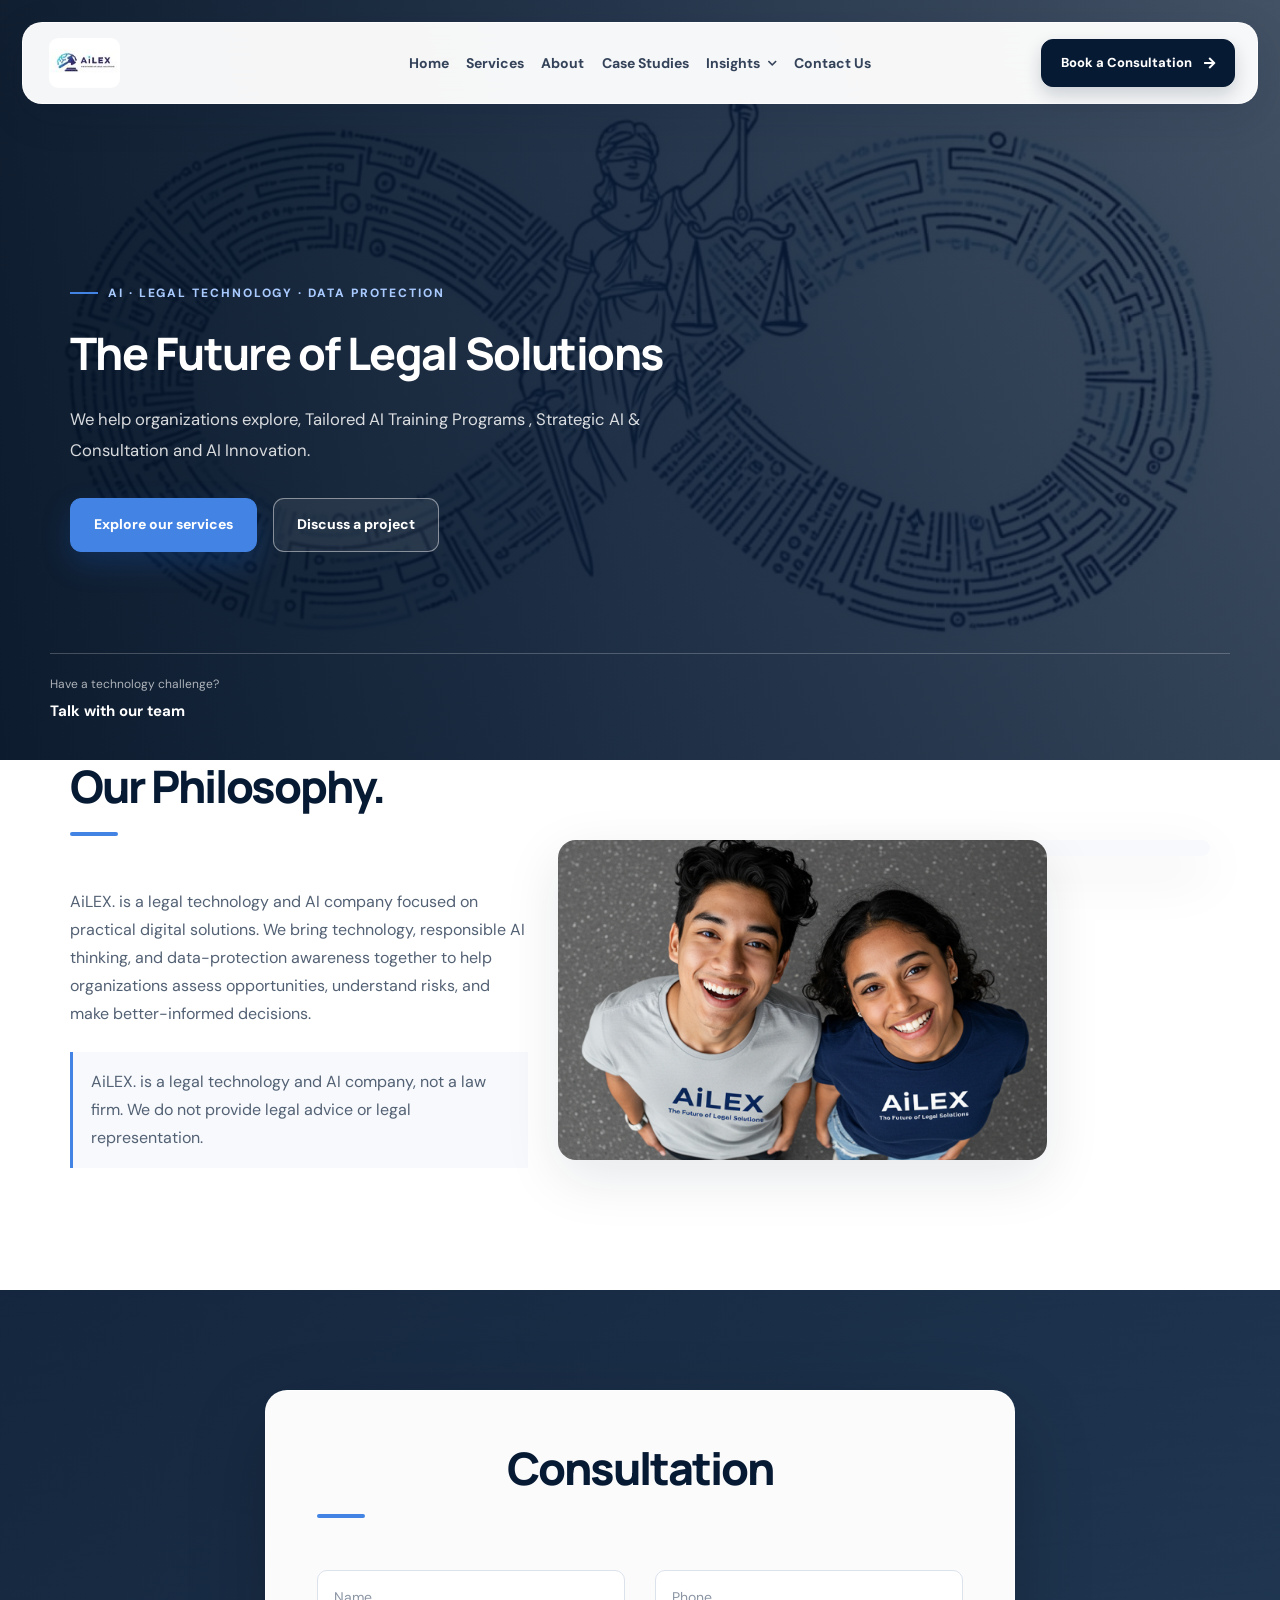
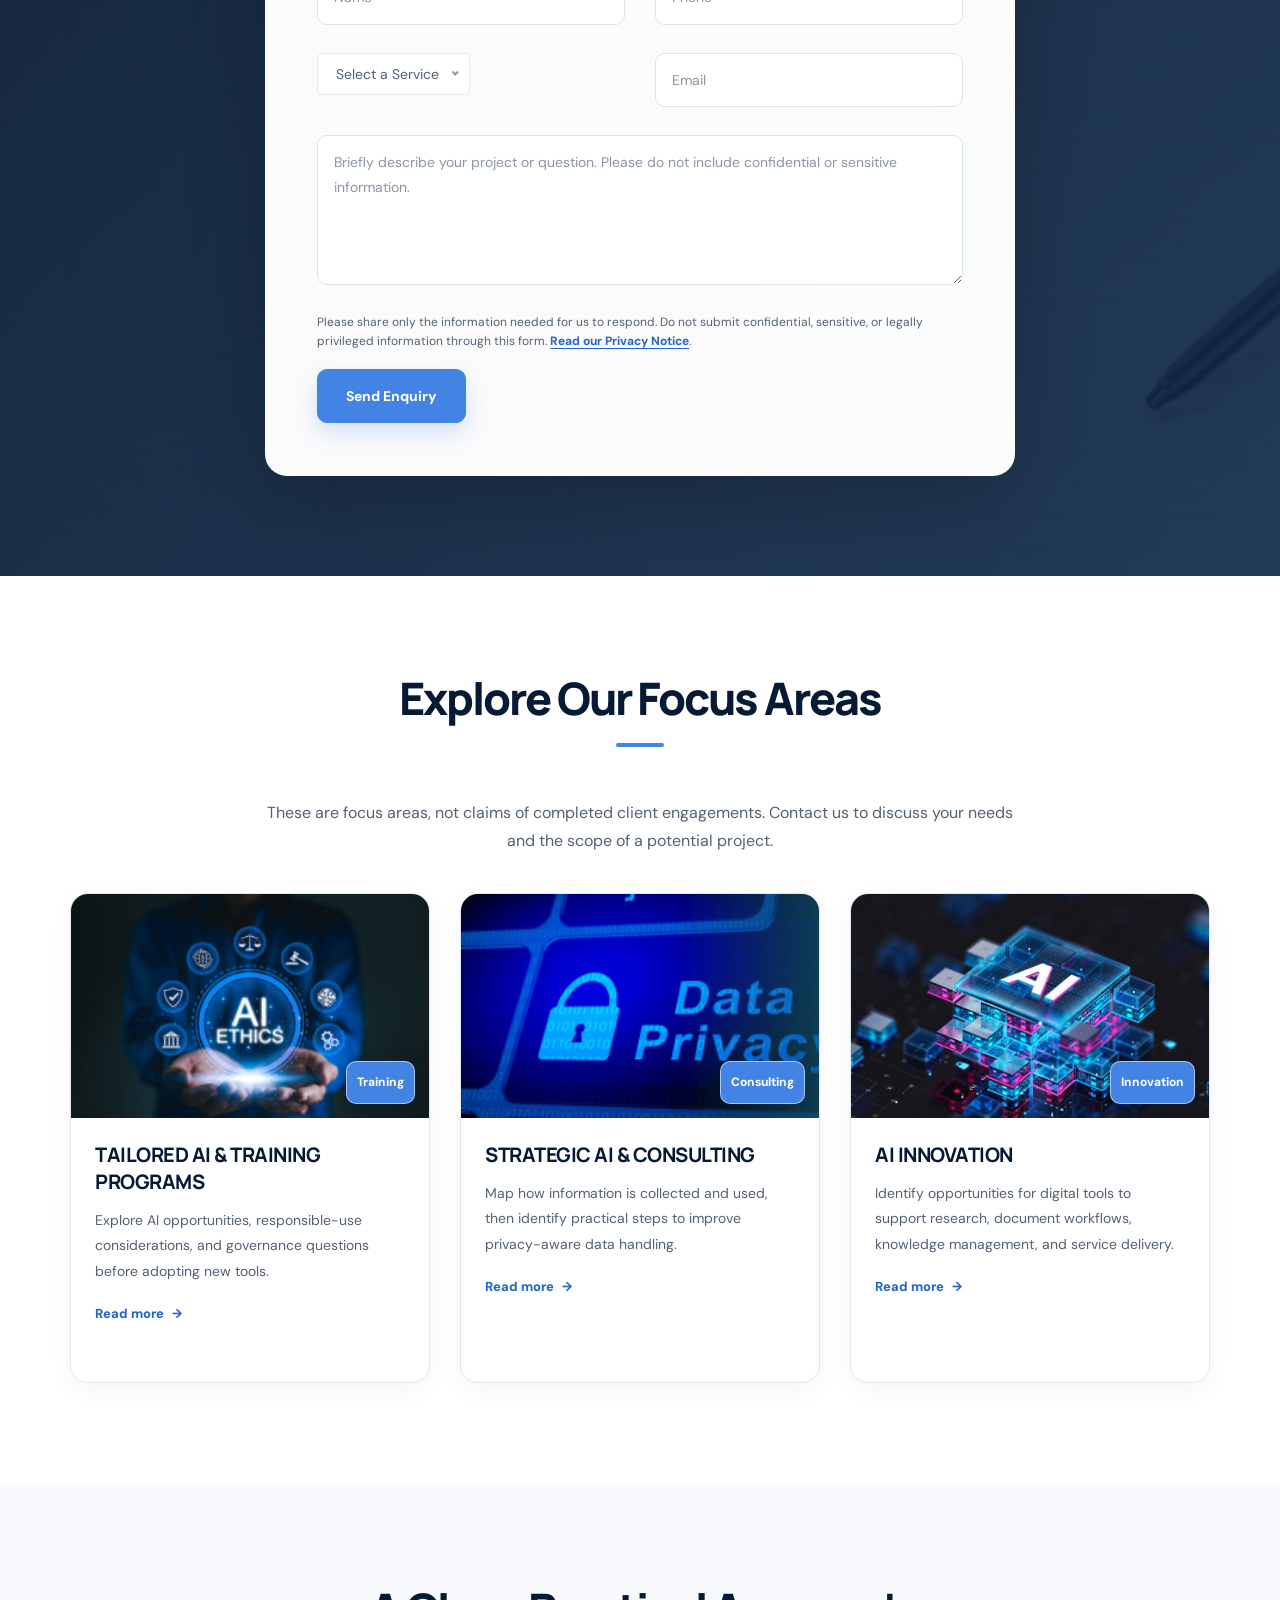
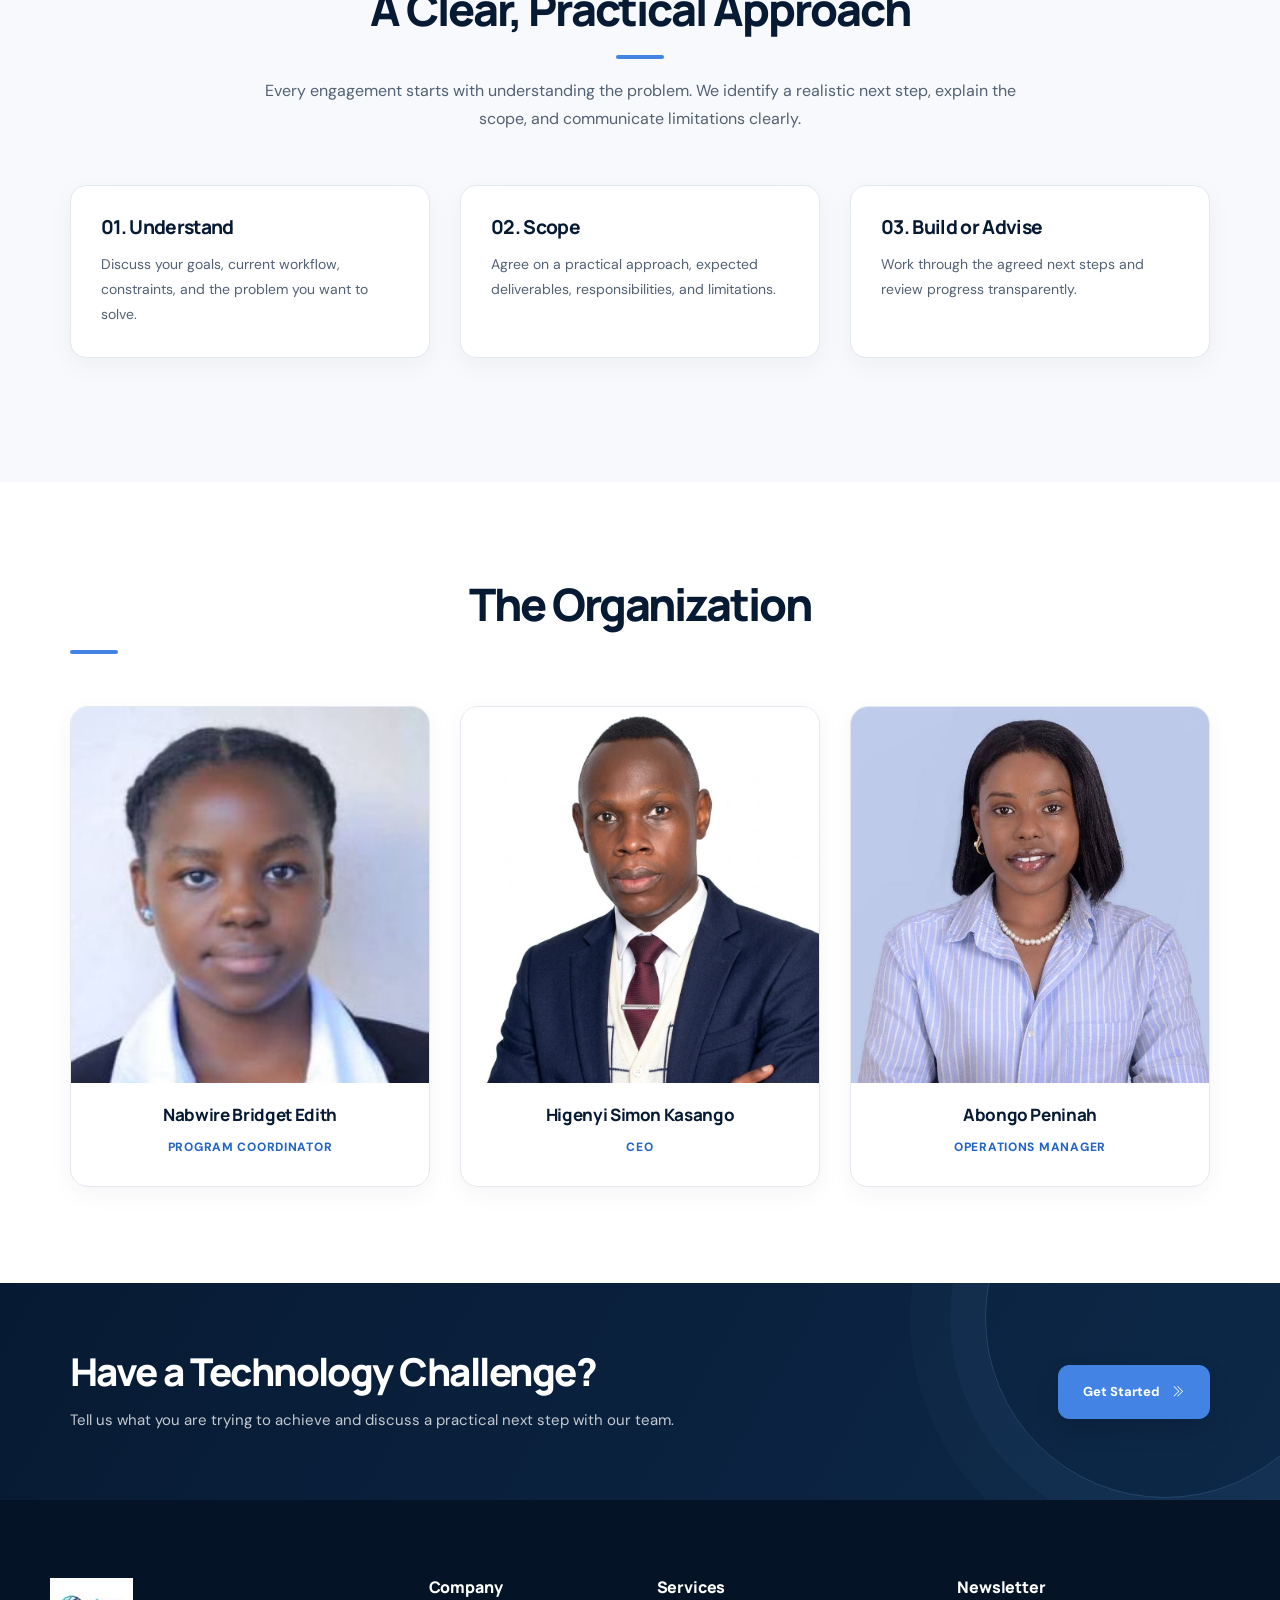
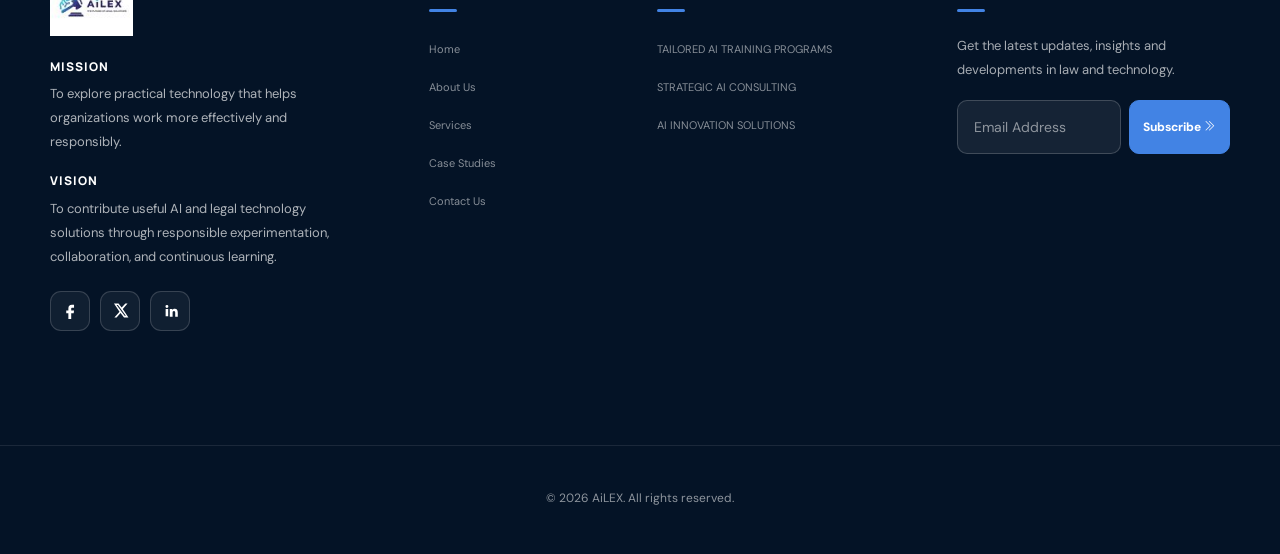
<file: index.html>
<!doctype html>
<html class="no-js" lang="en">

<head>
    <meta charset="utf-8">
    <meta http-equiv="x-ua-compatible" content="ie=edge">

    <title>AiLex | Legal solutions</title>

    <meta name="description"
        content="Ailex Tinkerers Ltd. explores practical AI, data protection, and legal technology solutions for organizations building a responsible digital future.">

    <meta name="viewport" content="width=device-width, initial-scale=1">

    <link rel="manifest" href="site.webmanifest">
    <link rel="shortcut icon" type="image/x-icon" href="assets/img/favicon1.jpg">

    <!-- =====================================================
         CSS
    ====================================================== -->

    <link rel="stylesheet" href="assets/css/bootstrap.min.css">
    <link rel="stylesheet" href="assets/css/owl.carousel.min.css">
    <link rel="stylesheet" href="assets/css/slicknav.css">
    <link rel="stylesheet" href="assets/css/animate.min.css">
    <link rel="stylesheet" href="assets/css/magnific-popup.css">
    <link rel="stylesheet" href="assets/css/fontawesome-all.min.css">
    <link rel="stylesheet" href="assets/css/themify-icons.css">
    <link rel="stylesheet" href="assets/css/flaticon.css">
    <link rel="stylesheet" href="assets/css/slick.css">
    <link rel="stylesheet" href="assets/css/nice-select.css">
    <link rel="stylesheet" href="assets/css/style.css">
    <link rel="stylesheet" href="assets/css/casestudies.css">
    <link rel="stylesheet" href="assets/css/case_details.css">
</head>


<body>

    <!-- =====================================================
         PRELOADER
    ====================================================== -->

    <div id="preloader-active">

        <div class="loader"></div>

        <div class="preloader d-flex align-items-center justify-content-center">

            <div class="preloader-inner position-relative">

                <div class="preloader-circle"></div>

                <div class="preloader-img pere-text">

                    <img
                        src="assets/img/logo/logo1.jpeg"
                        alt="Ailex Tinkerers Logo">

                </div>

            </div>

        </div>

    </div>


   <!-- =====================================================
     AILEX TINKERERS NAVIGATION
====================================================== -->

<header class="site-header">

    <div class="nav-container">

        <!-- LOGO -->
        <a href="index.html"
           class="brand"
           aria-label="Ailex Tinkerers Home">

            <img
                src="assets/img/logo/logo1.jpg"
                alt="Ailex Tinkerers Ltd." style="height: 50px; width: auto;"
            >

           
        </a>


        <!-- =================================================
             MAIN NAVIGATION
        ================================================== -->

        <nav
            class="main-nav"
            id="main-navigation"
            aria-label="Main navigation">

            <a href="index.html">
                Home
            </a>


            <a href="services.html">
                Services
            </a>


            <a href="about.html">
                About
            </a>


            <a href="caseStudies.html">
                Case Studies
            </a>


            <!-- INSIGHTS DROPDOWN -->
            <div class="nav-dropdown-wrapper">

                <button
                    class="nav-dropdown-toggle"
                    type="button"
                    aria-expanded="false">

                    <span>Insights</span>

                    <i
                        class="fas fa-chevron-down"
                        aria-hidden="true">
                    </i>

                </button>


                <div class="nav-dropdown">

                    <a href="blog.html">
                        Blog
                    </a>

                    <a href="single-blog.html">
                        Blog Detail
                    </a>

                   

                </div>

            </div>


            <a href="contact.html">
                Contact Us
            </a>

        </nav>


        <!-- =================================================
             CONSULTATION BUTTON
        ================================================== -->

        <div class="nav-actions">

            <a
                href="contact.html"
                class="nav-cta">

                <span>
                    Book a Consultation
                </span>

                <i
                    class="fas fa-arrow-right"
                    aria-hidden="true">
                </i>

            </a>

        </div>


        <!-- =================================================
             MOBILE MENU BUTTON
        ================================================== -->

        <button
            class="mobile-nav-toggle"
            type="button"
            aria-label="Open navigation"
            aria-expanded="false"
            aria-controls="main-navigation">

            <span></span>
            <span></span>
            <span></span>

        </button>

    </div>

</header>


    <!-- =====================================================
         MAIN
    ====================================================== -->

    <main>


        <!-- =================================================
             HERO SECTION
        ================================================== -->

        <section class="slider-area">

            <div class="slider-active">

                <div
                    class="single-slider slider-height d-flex align-items-center"
                    data-background="assets/img/about/black.jpeg"
                    style="
                        background-size: cover;
                        background-position: center center;
                        background-repeat: no-repeat;
                        min-height: 80vh;
                        padding: 140px 0 100px;
                    ">

                    <!-- HERO CONTENT -->

                    <div class="container">

                        <div class="row">

                            <div class="col-xl-9 col-lg-9 col-md-10">

                                <div class="hero__caption">

                                    <p data-animation="fadeInUp" data-delay=".6s" style="color:#8bb8ff; font-weight:700; letter-spacing:.12em; text-transform:uppercase;">
                                        AI · Legal Technology · Data Protection
                                    </p>
                                    <h2 data-animation="fadeInUp" data-delay=".4s" style="color:white;">
                                        The Future of Legal Solutions
                                    </h2>
                                    <p data-animation="fadeInUp" data-delay=".7s" style="color:#f2f5fa; max-width:680px; font-size:18px; line-height:1.7; margin-top:22px;">
                                        We help organizations explore, Tailored AI Training Programs , Strategic AI & Consultation and AI Innovation.
                                    </p>
                                    <div data-animation="fadeInUp" data-delay=".9s" style="margin-top:28px;">
                                        <a href="services.html" class="btn" style="margin-right:12px;">Explore our services</a>
                                        <a href="contact.html" class="btn" style="background:transparent; border:1px solid rgba(255,255,255,.75); color:#fff;">Discuss a project</a>
                                    </div>

                                </div>

                            </div>

                        </div>

                    </div>


                    <!-- HERO BOTTOM -->

                    <div class="slider-bottom">

                        <div
                            class="slider-bottom-cap"
                            data-animation="fadeInLeft"
                            data-delay=".6s">

                            <p>
                                Have a technology challenge?
                            </p>

                            <span>
                                Talk with our team
                            </span>

                        </div>


                        <div
                            class="slider-video d-flex align-items-center"
                            data-animation="fadeInRight"
                            data-delay=".8s">

                            

                        </div>

                    </div>

                </div>

            </div>

        </section>


        <!-- =================================================
             LEGAL PRACTICE AREAS
        ================================================== -->

      

        <!-- =================================================
             OUR PHILOSOPHY
        ================================================== -->

        <section class="about-low-area about-bg about-padding">

            <div class="container">

                <div class="row">

                    <div class="col-xl-5 col-lg-5">

                        <div class="section-tittle section-tittle-l mb-70">

                            <h2>
                                Our Philosophy.
                            </h2>

                        </div>


                        <div class="about-caption mb-100">

                            <p>
                                AiLEX. is a legal technology and AI company focused on practical digital solutions. We bring technology, responsible AI thinking, and data-protection awareness together to help organizations assess opportunities, understand risks, and make better-informed decisions.
                            </p>


                            <p class="company-disclaimer" style="margin-top:24px; padding:16px 18px; border-left:3px solid #4283e4; background:#f7f9fc; color:#536174;">
                                AiLEX. is a legal technology and AI company, not a law firm. We do not provide legal advice or legal representation.
                            </p>

                        </div>

                    </div>


                    <!-- IMAGE -->

                    <div class="col-xl-7 col-lg-7">

                        <div class="about-img">

                            <div class="about-font-img f-left">

                                <img
                                    src= "assets/img/about/about-law-front1.png"
                                    alt="Ailex Tinkerers">

                            </div>

                            <div
                                class="about-back-img f-right d-none d-md-block">

                                
                            </div>

                        </div>

                    </div>

                </div>

            </div>

        </section>


        <!-- =================================================
             CONSULTATION FORM
        ================================================== -->

        <section
            class="contact-form bg-height pb-160"
            data-background="assets/img/about/contact_bg.jpg">

            <div class="container">

                <div class="row">

                    <div
                        class="col-xl-8 col-lg-8 offset-lg-2 offset-xl-2">

                        <div class="form-wrapper">

                            <div class="row">

                                <div class="col-xl-12">

                                    <div
                                        class="section-tittle section-tittle-f text-center mb-70">

                                        <h2>
                                            Consultation
                                        </h2>

                                    </div>

                                </div>

                            </div>


                            <form
                                id="contact-form"
                                action="https://formspree.io/f/xoeqrebg"
                                method="POST">

                                <div class="row">

                                    <!-- NAME -->

                                    <div class="col-lg-6 col-md-6">

                                        <div class="form-box user-icon mb-30">

                                            <input
                                                type="text"
                                                name="name"
                                                placeholder="Name"
                                                required>

                                        </div>

                                    </div>


                                    <!-- PHONE -->

                                    <div class="col-lg-6 col-md-6">

                                        <div class="form-box email-icon mb-30">

                                            <input
                                                type="tel"
                                                name="phone"
                                                placeholder="Phone"
                                                required>

                                        </div>

                                    </div>


                                    <!-- SERVICE -->

                                    <div class="col-lg-6 col-md-6 mb-30">

                                        <div class="select-itms">

                                            <select
                                                name="service"
                                                id="select2">

                                                <option value="">
                                                    Select a Service
                                                </option>

                                                <option value="ai-solutions-training">AI Solutions &amp; Training</option>
                                                <option value="data-protection-privacy">Data Protection &amp; Privacy</option>
                                                <option value="legal-technology-innovation">Legal Technology &amp; Innovation</option>
                                                <option value="other">Other technology enquiry</option>

                                            </select>

                                        </div>

                                    </div>


                                    <!-- EMAIL -->

                                    <div class="col-lg-6 col-md-6">

                                        <div class="form-box subject-icon mb-30">

                                            <input
                                                type="email"
                                                name="email"
                                                placeholder="Email"
                                                required>

                                        </div>

                                    </div>


                                    <!-- MESSAGE -->

                                    <div class="col-lg-12">

                                        <div
                                            class="form-box message-icon mb-30">

                                            <textarea
                                                name="message"
                                                id="message"
                                                placeholder="Briefly describe your project or question. Please do not include confidential or sensitive information."
                                                required></textarea>

                                        </div>


                                        <div class="form-privacy-note" style="font-size:13px; line-height:1.6; color:#536174; margin:0 0 18px;">
                                            Please share only the information needed for us to respond. Do not submit confidential, sensitive, or legally privileged information through this form.
                                            <a href="privacy.html">Read our Privacy Notice</a>.
                                        </div>
                                        <div class="submit-info">
                                            <button class="submit-btn2" type="submit">Send Enquiry</button>
                                        </div>

                                    </div>

                                </div>

                            </form>

                        </div>

                    </div>

                </div>

            </div>

        </section>


        <!-- =================================================
             CASE STUDIES
        ================================================== -->

        <section class="recent-case-area section-padding30">

            <div class="container">

                <div class="row">

                    <div class="col-xl-12">

                        <div class="section-tittle text-center mb-70">

                            <h2>
                                Explore Our Focus Areas
                            </h2>

                        </div>

                    </div>

                </div>


                <div class="row">
                    <div class="col-xl-12">
                        <p style="max-width:760px; margin:0 auto 38px; text-align:center; color:#536174;">
                            These are focus areas, not claims of completed client engagements. Contact us to discuss your needs and the scope of a potential project.
                        </p>
                    </div>
                </div>
                <div class="tab-content" id="nav-tabContent">
                    <div class="tab-pane fade show active" id="nav-home" role="tabpanel">
                        <div class="row">

                            <!-- CASE 1 -->

                            <div class="col-xl-4 col-lg-4 col-md-6">

                                <div class="single-practice mb-30">

                                    <div class="practice-img">

                                        <img
                                            src="assets/img/legal/legal_1.jpg"
                                            alt="AI Accountability">

                                        <div class="practice-icon">

                                            <span>
                                                Training
                                            </span>

                                        </div>

                                    </div>

                                    <div class="practice-caption2">

                                        <h4>
                                            TAILORED AI &amp; TRAINING PROGRAMS
                                        </h4>

                                        <p>
                                            Explore AI opportunities, responsible-use considerations, and governance questions before adopting new tools.
                                        </p>

                                        <a
                                            href="case_details.html"
                                            class="read-more1">

                                            Read more

                                        </a>

                                    </div>

                                </div>

                            </div>


                            <!-- CASE 2 -->

                            <div class="col-xl-4 col-lg-4 col-md-6">

                                <div class="single-practice mb-30">

                                    <div class="practice-img">

                                        <img
                                            src="assets/img/legal/legal_2.png"
                                            alt="Data Protection">

                                        <div class="practice-icon">

                                            <span>
                                                Consulting
                                            </span>

                                        </div>

                                    </div>

                                    <div class="practice-caption2">

                                        <h4>
                                            STRATEGIC AI &amp; CONSULTING
                                        </h4>

                                        <p>
                                            Map how information is collected and used, then identify practical steps to improve privacy-aware data handling.
                                        </p>

                                        <a
                                            href="Training Curriculum.pdf"
                                            class="read-more1"
                                            target="_blank"
                                            rel="noopener noreferrer">

                                            Read more

                                        </a>

                                    </div>

                                </div>

                            </div>


                            <!-- CASE 3 -->

                            <div class="col-xl-4 col-lg-4 col-md-6">

                                <div class="single-practice mb-30">

                                    <div class="practice-img">

                                        <img
                                            src="assets/img/legal/legal_3.jpg"
                                            alt="Intellectual Property">

                                        <div class="practice-icon">

                                            <span>
                                                Innovation
                                            </span>

                                        </div>

                                    </div>

                                    <div class="practice-caption2">

                                        <h4>
                                            AI INNOVATION
                                        </h4>

                                        <p>
                                            Identify opportunities for digital tools to support research, document workflows, knowledge management, and service delivery.
                                        </p>

                                        <a
                                            href="The fallacy of AI confidentiality and practical safeguards (1).pdf"
                                            class="read-more1"
                                            target="_blank"
                                            rel="noopener noreferrer">

                                            Read more

                                        </a>

                                    </div>

                                </div>

                            </div>

                        </div>
                    </div>
                </div>
        </section>


        <!-- =================================================
             HOW WE WORK
        ================================================== -->
        <section class="section-padding30" style="background:#f7f9fc;">
            <div class="container">
                <div class="row"><div class="col-xl-12">
                    <div class="section-tittle text-center mb-70">
                        <h2>A Clear, Practical Approach</h2>
                        <p style="max-width:760px; margin:18px auto 0; color:#536174;">Every engagement starts with understanding the problem. We identify a realistic next step, explain the scope, and communicate limitations clearly.</p>
                    </div>
                </div></div>
                <div class="row">
                    <div class="col-md-4 mb-30"><div class="single-practice" style="padding:28px; height:100%;"><h4>01. Understand</h4><p>Discuss your goals, current workflow, constraints, and the problem you want to solve.</p></div></div>
                    <div class="col-md-4 mb-30"><div class="single-practice" style="padding:28px; height:100%;"><h4>02. Scope</h4><p>Agree on a practical approach, expected deliverables, responsibilities, and limitations.</p></div></div>
                    <div class="col-md-4 mb-30"><div class="single-practice" style="padding:28px; height:100%;"><h4>03. Build or Advise</h4><p>Work through the agreed next steps and review progress transparently.</p></div></div>
                </div>
            </div>
        </section>


        <!-- =================================================
             TEAM
        ================================================== -->

        <section class="teams-area section-padding30">

            <div class="container">

                <div class="row">

                    <div class="col-xl-12">

                        <div
                            class="section-tittle section-tittle-f text-center mb-70">

                            <h2>
                                 The Organization
                            </h2>

                        </div>

                    </div>

                </div>


                <div class="row">


                    <!-- TEAM MEMBER 1 -->

                    <div class="col-xl-4 col-lg-4 col-md-4">

                        <div class="single-teams text-center">

                            <div class="team-img">

                                <img
                                    src="assets/img/team/team_2.jpg"
                                    alt="Nabwire Bridget Edith">

                            </div>

                            <div class="team-caption">

                                <h4>
                                    <a href="bio-2.html">
                                        Nabwire Bridget Edith
                                    </a>
                                </h4>

                                <span>
                                    Program Coordinator
                                </span>

                            </div>

                        </div>

                    </div>


                    <!-- TEAM MEMBER 2 -->

                    <div class="col-xl-4 col-lg-4 col-md-4">

                        <div class="single-teams text-center">

                            <div class="team-img">

                               <a href="bio-1.html">
                                    <img src="assets/img/team/team_1.jpeg" alt="Higenyi Simon Kasango">
                                </a>
                            </div>

                            <div class="team-caption">

                                <h4>
                                    <a href="bio-1.html">
                                        Higenyi Simon Kasango
                                    </a>
                                </h4>

                                <span>
                                    CEO
                                </span>

                            </div>

                        </div>

                    </div>


                    <!-- TEAM MEMBER 3 -->

                    <div class="col-xl-4 col-lg-4 col-md-4">

                        <div class="single-teams text-center">

                            <div class="team-img">

                                <img
                                    src="assets/img/team/team_3.jpeg"
                                    alt="Abongo Peninah">

                            </div>

                            <div class="team-caption">

                                <h4>
                                    <a href="bio-3.html">
                                        Abongo Peninah
                                    </a>
                                </h4>

                                <span>
                                    Operations Manager
                                </span>

                            </div>

                        </div>

                    </div>


                </div>

            </div>

        </section>


        <!-- =================================================
             CALL TO ACTION
        ================================================== -->

        <section class="wantToWork-area w-padding">

            <div class="container">

                <div class="row d-flex align-items-center">

                    <div class="col-xl-7 col-lg-9 col-md-8">

                        <div class="wantToWork-caption">

                            <h2>
                                Have a Technology Challenge?
                            </h2>

                            <p>
                                Tell us what you are trying to achieve and discuss a practical next step with our team.
                            </p>

                        </div>

                    </div>


                    <div class="col-xl-5 col-lg-3 col-md-4">

                        <div class="wantToWork-btn f-right">

                            <a
                                href="contact.html"
                                class="btn btn-ans">

                                Get Started

                                <i class="ti-angle-double-right"></i>

                            </a>

                        </div>

                    </div>

                </div>

            </div>

        </section>

    </main>


    <!-- =====================================================
         FOOTER
    ====================================================== -->

    <footer class="site-footer">

        <div class="footer-main">

            <div class="footer-container">

                <div class="footer-grid">


                    <!-- BRAND / COMPANY -->

                    <section class="footer-column footer-company">

                        <a
                            class="footer-logo"
                            href="index.html"
                            aria-label="Ailex Tinkerers home">

                            <img
                                src="assets/img/logo/logo1.jpg"
                                alt="Ailex Tinkerers Ltd.">

                        </a>


                        <div class="footer-block">

                            <h3>
                                Mission
                            </h3>

                            <p>
                                To explore practical technology that helps organizations work more effectively and responsibly.
                            </p>

                        </div>


                        <div class="footer-block">

                            <h3>
                                Vision
                            </h3>

                            <p>
                                To contribute useful AI and legal technology solutions through responsible experimentation, collaboration, and continuous learning.
                            </p>

                        </div>


                        <!-- SOCIAL MEDIA -->

                        <div class="footer-social">

                            <a
                                href="#"
                                aria-label="Facebook"
                                class="social-facebook">

                                <svg
                                    viewBox="0 0 24 24"
                                    aria-hidden="true">

                                    <path d="M14 8h3V4h-3c-3.31 0-5 1.69-5 5v3H6v4h3v8h4v-8h3.5l.5-4H13V9c0-.66.34-1 1-1z"/>

                                </svg>

                            </a>


                            <a
                                href="https://x.com/AiLex145495"
                                aria-label="Twitter"
                                class="social-twitter">

                                <svg
                                    viewBox="0 0 24 24"
                                    aria-hidden="true">

                                    <path d="M18.9 2H22l-6.77 7.74L23.2 22h-6.25l-4.9-6.37L6.48 22H3.36l7.24-8.28L2.8 2h6.4l4.43 5.86L18.9 2zm-1.1 17.5h1.73L8.27 4.4H6.41L17.8 19.5z"/>

                                </svg>

                            </a>


                            <a
                                href="https://www.linkedin.com/company/ailex-tinkerers/"
                                target="_blank"
                                rel="noopener noreferrer"
                                aria-label="LinkedIn"
                                class="social-linkedin">

                                <svg
                                    viewBox="0 0 24 24"
                                    aria-hidden="true">

                                    <path d="M6.94 8.5A2.06 2.06 0 1 0 6.94 4.38a2.06 2.06 0 0 0 0 4.12zM5.13 10h3.62v9.99H5.13V10zm5.87 0h3.47v1.37h.05c.48-.91 1.66-1.87 3.42-1.87 3.66 0 4.34 2.41 4.34 5.54v5.85h-3.62v-5.19c0-1.24-.02-2.83-1.72-2.83-1.72 0-1.98 1.34-1.98 2.74v5.28H11V10z"/>

                                </svg>

                            </a>

                        </div>

                    </section>


                    <!-- COMPANY LINKS -->

                    <section class="footer-column">

                        <h2>
                            Company
                        </h2>

                        <ul class="footer-links">

                            <li>
                                <a href="index.html">
                                    Home
                                </a>
                            </li>

                            <li>
                                <a href="about.html">
                                    About Us
                                </a>
                            </li>

                            <li>
                                <a href="services.html">
                                    Services
                                </a>
                            </li>

                            <li>
                                <a href="caseStudies.html">
                                    Case Studies
                                </a>
                            </li>

                            <li>
                                <a href="contact.html">
                                    Contact Us
                                </a>
                            </li>

                        </ul>

                    </section>


                    <!-- SERVICES -->

                    <section class="footer-column">

                        <h2>
                            Services
                        </h2>

                        <ul class="footer-links">

                            <li>
                                <a href="services.html">
                                    TAILORED AI TRAINING
PROGRAMS
                                </a>
                            </li>

                            <li>
                                <a href="services.html">
                                    STRATEGIC AI
CONSULTING
                                </a>
                            </li>

                            <li>
                                <a href="services.html">
                                    AI INNOVATION
SOLUTIONS

                                </a>
                            

                        </ul>

                    </section>


                    <!-- NEWSLETTER -->

                    <section class="footer-column footer-newsletter">

                        <h2>
                            Newsletter
                        </h2>

                        <p>
                            Get the latest updates, insights and developments
                            in law and technology.
                        </p>

                        <form
                            class="footer-subscribe"
                            action="https://spondonit.us12.list-manage.com/subscribe/post?u=1462626880ade1ac87bd9c93a&amp;id=92a4423d01"
                            method="get"
                            target="_blank">

                            <label
                                class="sr-only"
                                for="newsletter-email">

                                Email Address

                            </label>

                            <input
                                id="newsletter-email"
                                type="email"
                                name="email"
                                placeholder="Email Address"
                                required>

                            <button type="submit">

                                Subscribe

                                <i class="ti-angle-double-right"></i>

                            </button>

                        </form>

                    </section>


                </div>

            </div>

        </div>


        <!-- FOOTER BOTTOM -->

        <div class="footer-bottom">

            <div class="footer-container">

                <div class="footer-bottom-inner">

                    <p>
                        &copy;
                        <script>
                            document.write(new Date().getFullYear());
                        </script>
                        AiLEX.
                        All rights reserved.
                    </p>

                </div>

            </div>

        </div>

    </footer>


    <!-- =====================================================
         JAVASCRIPT
    ====================================================== -->

    <script src="./assets/js/vendor/modernizr-3.5.0.min.js"></script>

    <script src="./assets/js/vendor/jquery-1.12.4.min.js"></script>

    <script src="./assets/js/popper.min.js"></script>

    <script src="./assets/js/bootstrap.min.js"></script>

    <script src="./assets/js/jquery.slicknav.min.js"></script>

    <script src="./assets/js/owl.carousel.min.js"></script>

    <script src="./assets/js/slick.min.js"></script>

    <script src="./assets/js/wow.min.js"></script>

    <script src="./assets/js/animated.headline.js"></script>

    <script src="./assets/js/jquery.magnific-popup.js"></script>

    <script src="./assets/js/jquery.scrollUp.min.js"></script>

    <script src="./assets/js/jquery.nice-select.min.js"></script>

    <script src="./assets/js/jquery.sticky.js"></script>

    <!-- CounterUp disabled because custom counter is used below -->

    <script src="./assets/js/contact.js"></script>

    <script src="./assets/js/jquery.form.js"></script>

    <script src="./assets/js/jquery.validate.min.js"></script>

    <script src="./assets/js/mail-script.js"></script>

    <script src="./assets/js/jquery.ajaxchimp.min.js"></script>

    <script src="./assets/js/plugins.js"></script>

    <script src="./assets/js/main.js"></script>


    <!-- =====================================================
         CUSTOM JAVASCRIPT
    ====================================================== -->

<script>

document.addEventListener("DOMContentLoaded", function () {


    /* =================================================
       CUSTOM COUNTERS
    ================================================== */

    const counters = document.querySelectorAll(".counter");


    counters.forEach(function (counter) {

        const target = parseInt(
            counter.getAttribute("data-target"),
            10
        );

        let current = 0;

        const duration = 2000;

        const increment = target / (duration / 16);


        function updateCounter() {

            current += increment;


            if (current < target) {

                counter.textContent =
                    Math.floor(current);

                requestAnimationFrame(
                    updateCounter
                );

            } else {

                counter.textContent = target;

            }

        }


        updateCounter();

    });


    /* =================================================
       MOBILE NAVIGATION
    ================================================== */

    const mobileToggle =
        document.querySelector(".mobile-nav-toggle");

    const mainNav =
        document.querySelector(".main-nav");


    if (mobileToggle && mainNav) {

        mobileToggle.addEventListener(
            "click",
            function () {

                const isOpen =
                    mainNav.classList.toggle(
                        "mobile-nav-open"
                    );


                mobileToggle.classList.toggle(
                    "active",
                    isOpen
                );


                mobileToggle.setAttribute(
                    "aria-expanded",
                    isOpen ? "true" : "false"
                );


                mobileToggle.setAttribute(
                    "aria-label",
                    isOpen
                        ? "Close navigation"
                        : "Open navigation"
                );

            }
        );


        /* Close mobile menu after clicking a link */

        const navLinks =
            mainNav.querySelectorAll("a");


        navLinks.forEach(function (link) {

            link.addEventListener(
                "click",
                function () {

                    mainNav.classList.remove(
                        "mobile-nav-open"
                    );


                    mobileToggle.classList.remove(
                        "active"
                    );


                    mobileToggle.setAttribute(
                        "aria-expanded",
                        "false"
                    );


                    mobileToggle.setAttribute(
                        "aria-label",
                        "Open navigation"
                    );

                }
            );

        });

    }


    /* =================================================
       INSIGHTS DROPDOWN
    ================================================== */

    const dropdownWrapper =
        document.querySelector(
            ".nav-dropdown-wrapper"
        );

    const dropdownToggle =
        document.querySelector(
            ".nav-dropdown-toggle"
        );


    if (dropdownWrapper && dropdownToggle) {

        dropdownToggle.addEventListener(
            "click",
            function (event) {

                event.stopPropagation();


                const isOpen =
                    dropdownWrapper.classList.toggle(
                        "open"
                    );


                dropdownToggle.setAttribute(
                    "aria-expanded",
                    isOpen ? "true" : "false"
                );

            }
        );

    }


    /* =================================================
       CLOSE INSIGHTS DROPDOWN
       WHEN CLICKING OUTSIDE
    ================================================== */

    document.addEventListener(
        "click",
        function (event) {

            if (
                dropdownWrapper &&
                !dropdownWrapper.contains(
                    event.target
                )
            ) {

                dropdownWrapper.classList.remove(
                    "open"
                );


                if (dropdownToggle) {

                    dropdownToggle.setAttribute(
                        "aria-expanded",
                        "false"
                    );

                }

            }

        }
    );


    /* =================================================
       CURRENT YEAR
    ================================================== */

    const currentYear =
        document.getElementById("current-year");


    if (currentYear) {

        currentYear.textContent =
            new Date().getFullYear();

    }

});

</script>

</body>

</html>
</file>
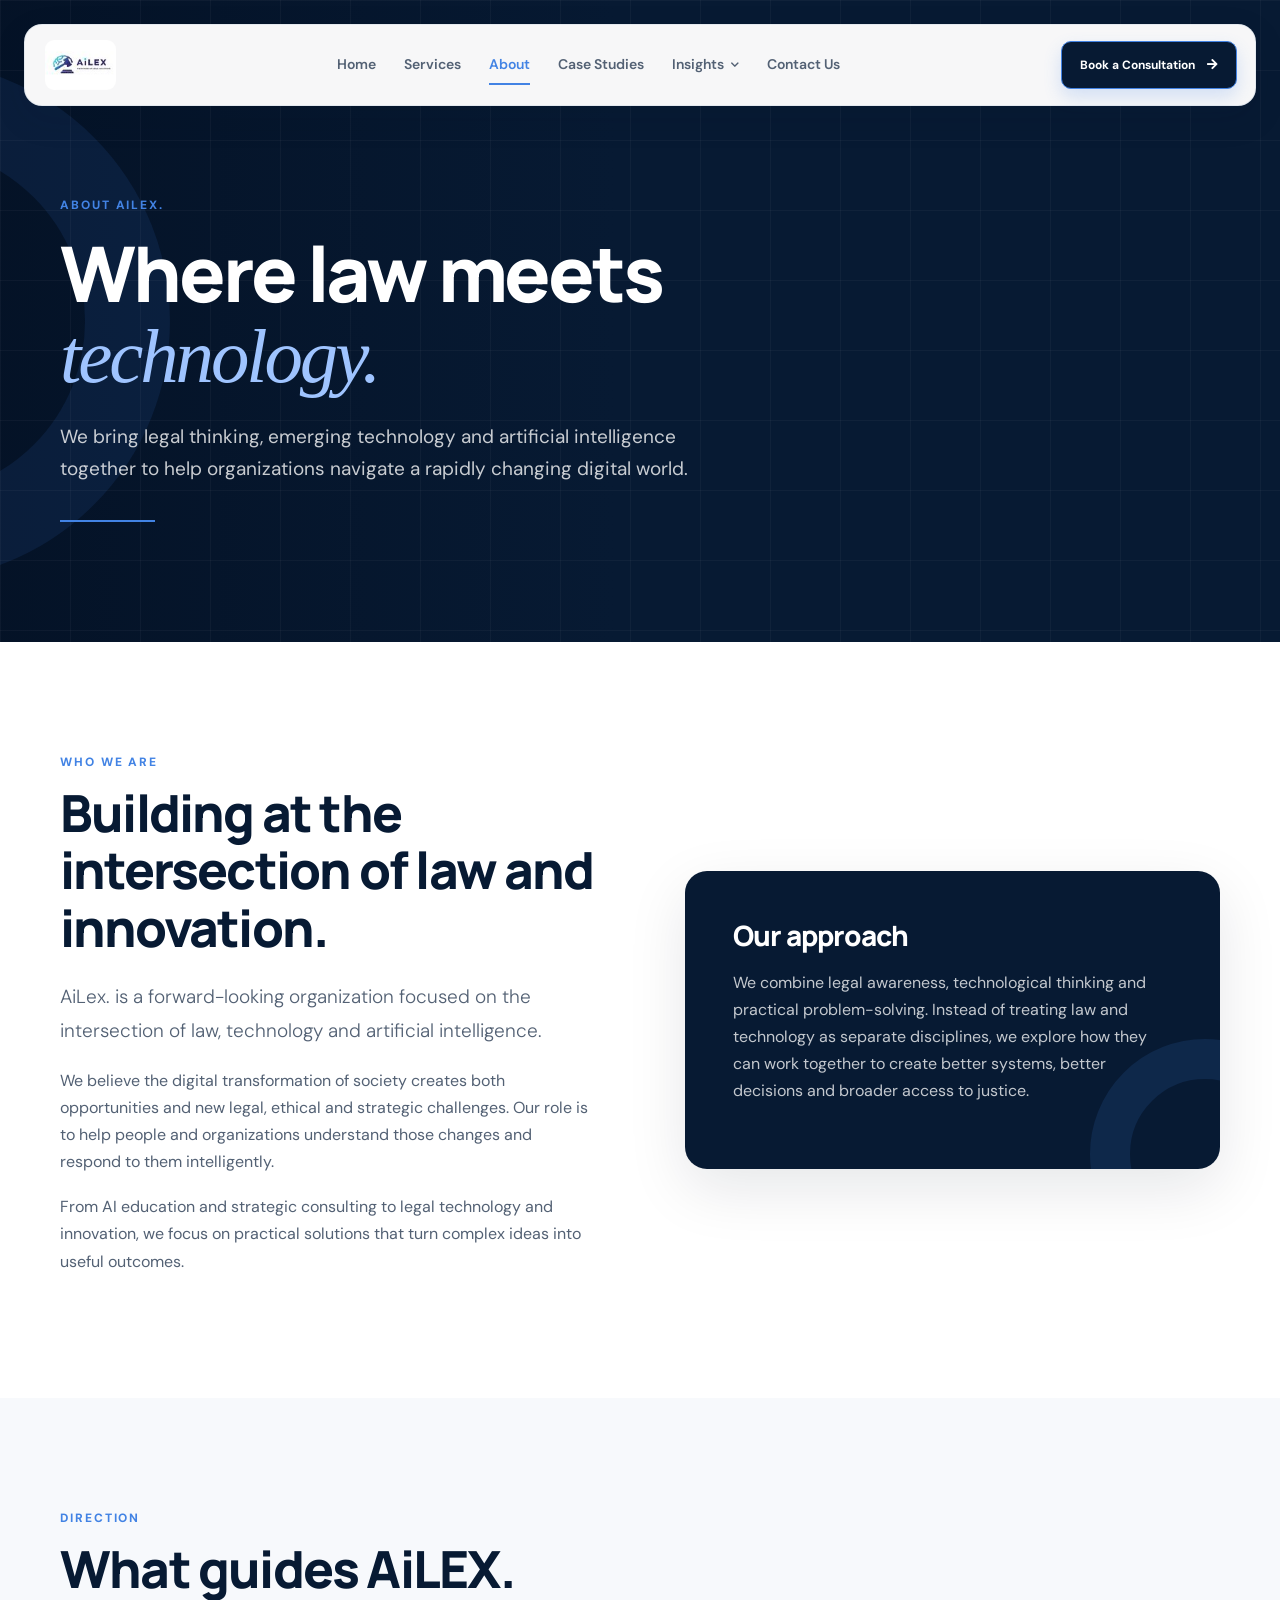
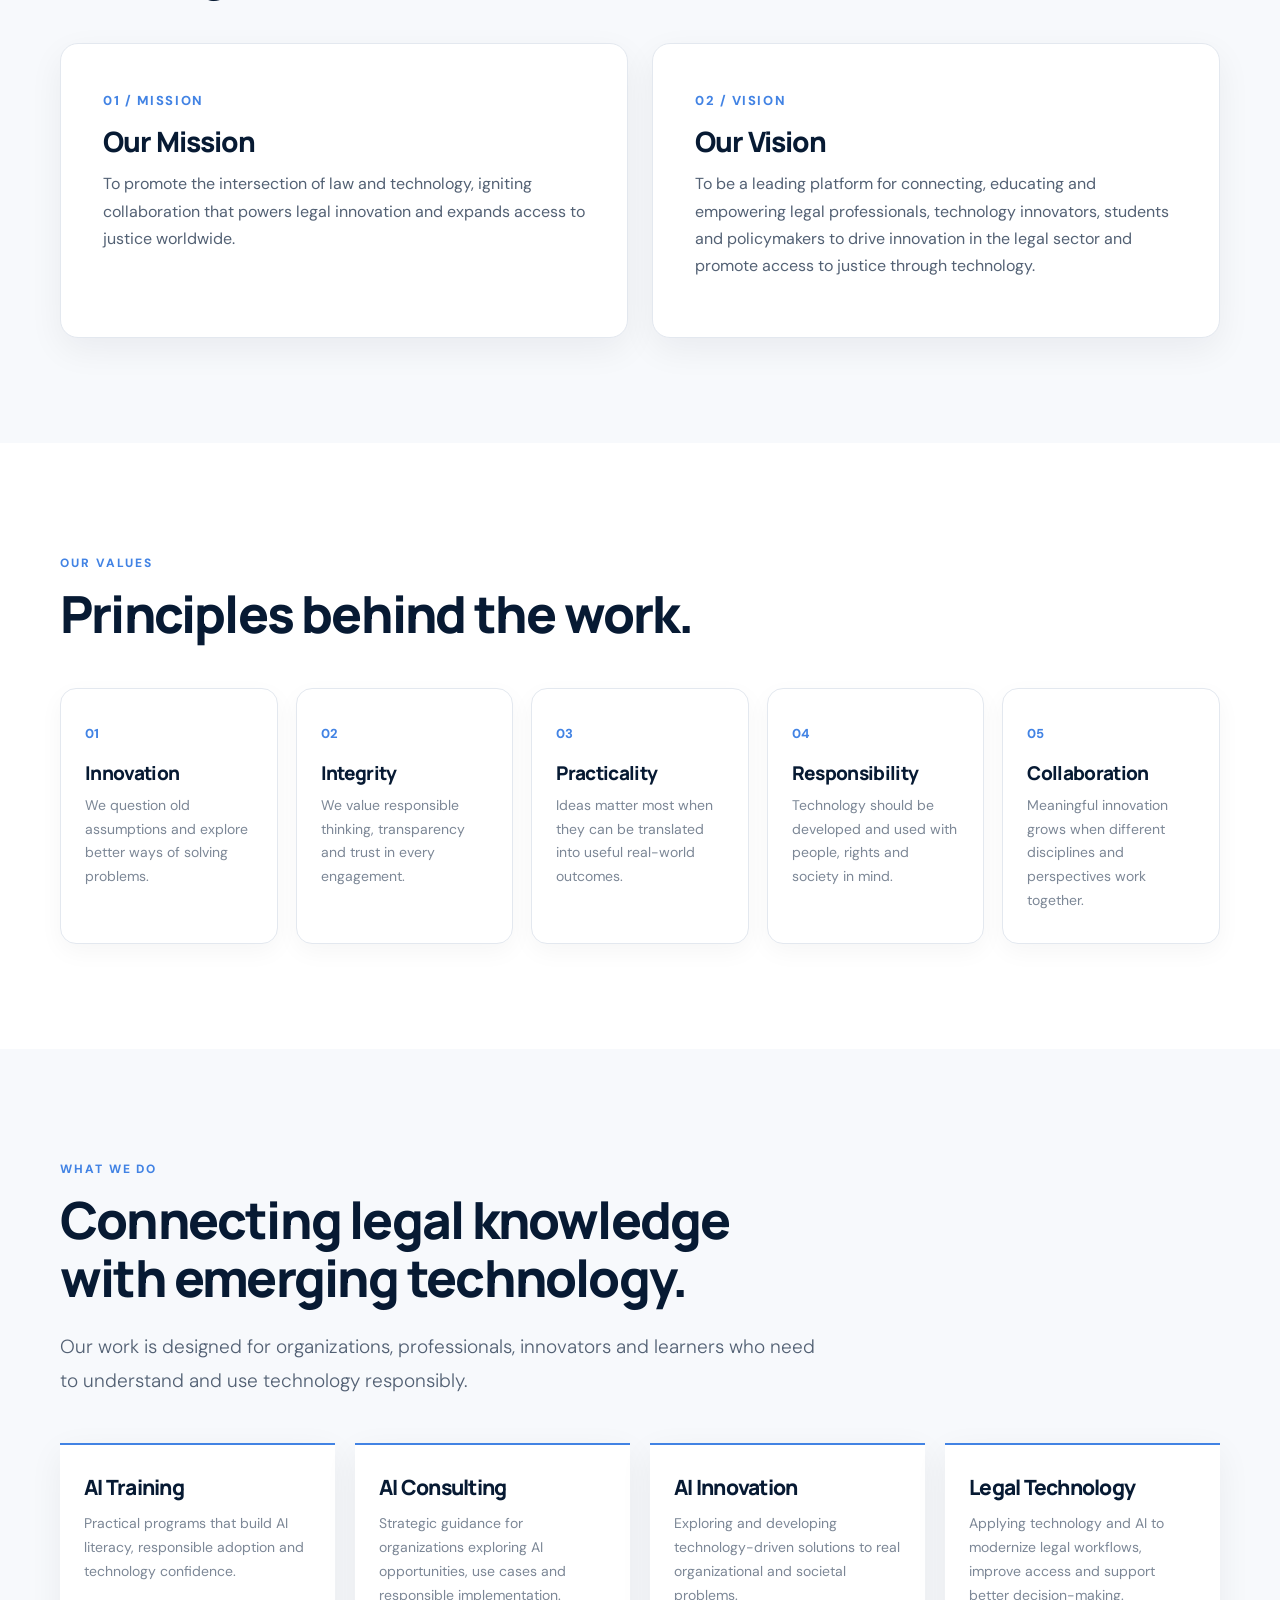
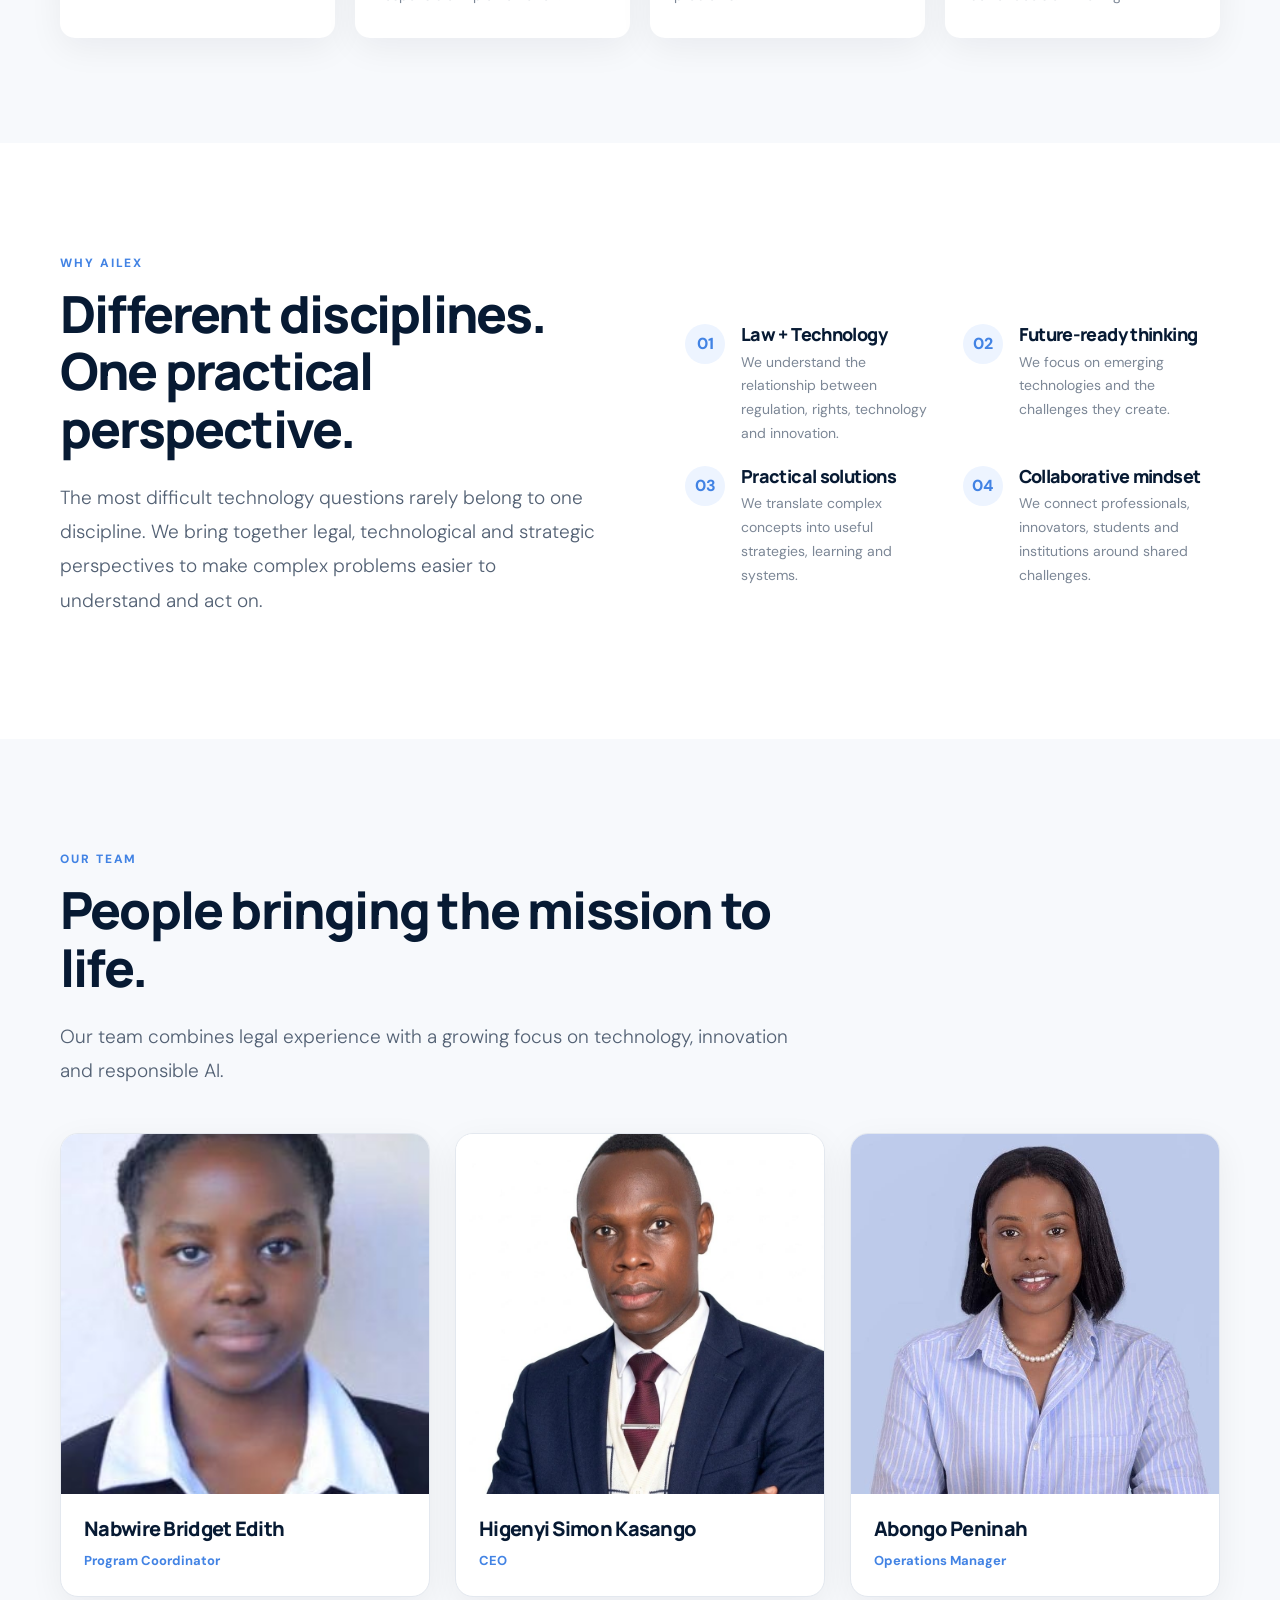
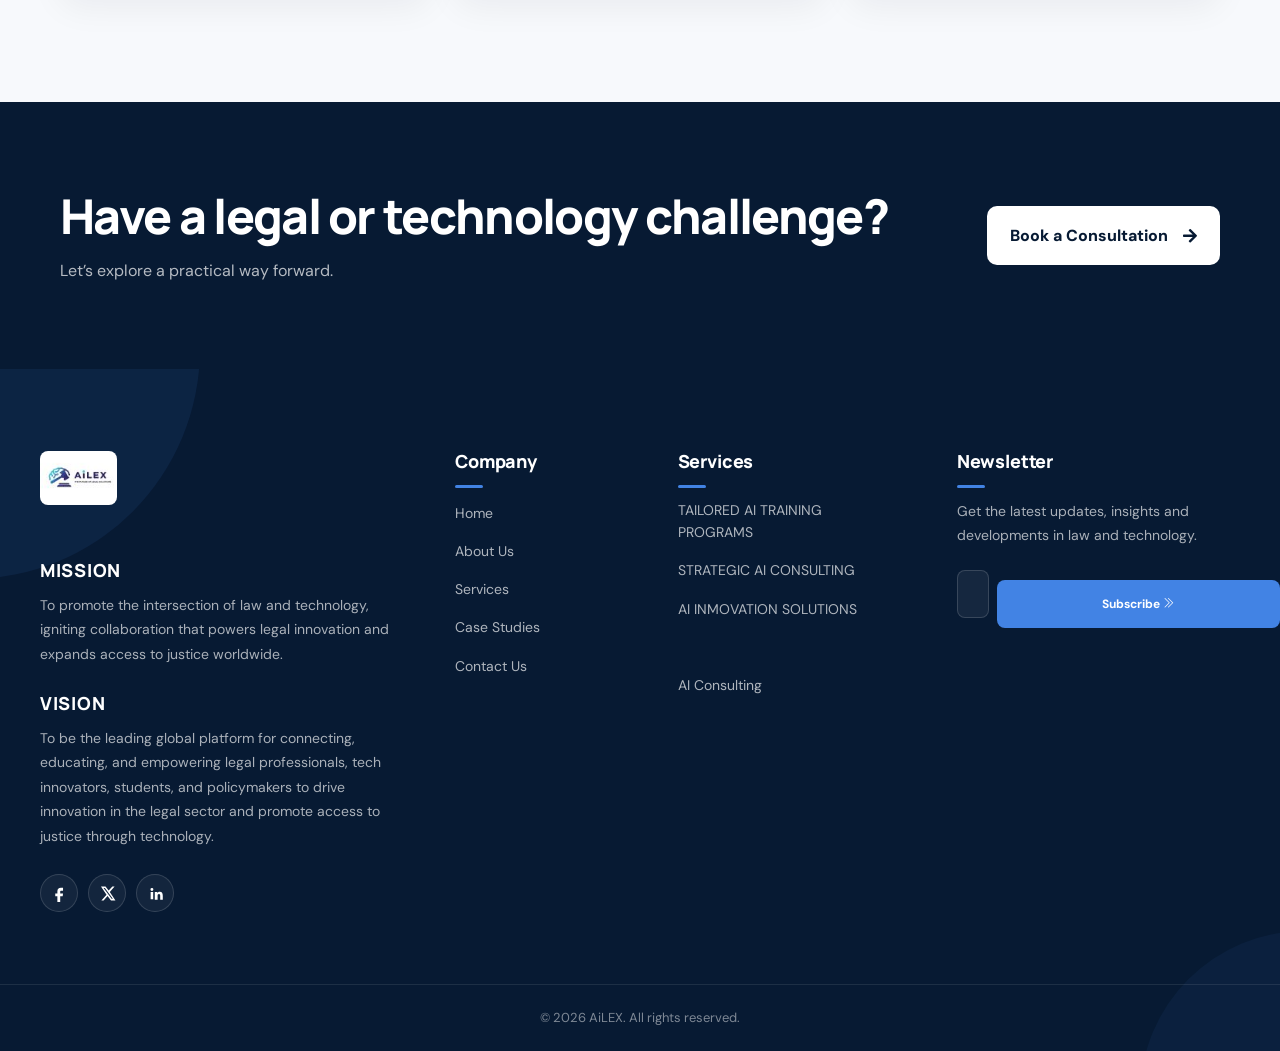
<file: about.html>
<!DOCTYPE html>
<html lang="en">
 <head>
  <meta charset="utf-8"/>
  <meta content="width=device-width, initial-scale=1" name="viewport"/>
  <title>
   About Us | AiLex | Our Mission and Team
  </title>
  <meta content="Learn about Ailex ., where law, technology and artificial intelligence come together to drive practical innovation and access to justice." name="description"/>
  <link href="assets/img/favicon1.jpg" rel="shortcut icon" type="image/x-icon"/>
  <link href="assets/css/bootstrap.min.css" rel="stylesheet"/>
  <link href="assets/css/fontawesome-all.min.css" rel="stylesheet"/>
  <link href="assets/css/themify-icons.css" rel="stylesheet"/>
  <link href="assets/css/style.css" rel="stylesheet"/>
  <link href="assets/css/about.css" rel="stylesheet"/>
 </head>
 <body>
  <header class="site-header">
    <div class="nav-container">
        <a href="index.html" class="brand" aria-label="Ailex Tinkerers Home">
            <img src="assets/img/logo/logo1.jpg" alt="Ailex Tinkerers Ltd." style="height: 50px; width: auto;">
            
        </a>

        <nav class="main-nav" id="main-navigation" aria-label="Main navigation">
            <a href="index.html">Home</a>
            <a href="services.html">Services</a>
            <a href="about.html" class="active">About</a>
            <a href="caseStudies.html">Case Studies</a>

            <div class="nav-dropdown-wrapper">
                <button class="nav-dropdown-toggle" type="button" aria-expanded="false">
                    <span>Insights</span>
                    <i class="fas fa-chevron-down" aria-hidden="true"></i>
                </button>
                <div class="nav-dropdown">
                    <a href="blog.html">Blog</a>
                    <a href="single-blog.html">Blog Details</a>
                
                </div>
            </div>

            <a href="contact.html">Contact Us</a>
        </nav>

        <div class="nav-actions">
            <a href="contact.html" class="nav-cta">
                <span>Book a Consultation</span>
                <i class="fas fa-arrow-right" aria-hidden="true"></i>
            </a>
        </div>

        <button class="mobile-nav-toggle" type="button" aria-label="Open navigation" aria-expanded="false" aria-controls="main-navigation">
            <span></span><span></span><span></span>
        </button>
    </div>
</header>
  <main>
   <section class="about-hero">
    <div class="hero-ring">
    </div>
    <div class="container-wide">
     <div class="hero-content">
      <span class="eyebrow">
       ABOUT AiLEX.
      </span>
      <h1>
       Where law meets
       <em>
        technology.
       </em>
      </h1>
      <p>
       We bring legal thinking, emerging technology and artificial intelligence together to help organizations navigate a rapidly changing digital world.
      </p>
      <div class="hero-line">
      </div>
     </div>
    </div>
   </section>
   <section class="about-section">
    <div class="container-wide two-col">
     <div>
      <span class="section-label">
       WHO WE ARE
      </span>
      <h2 class="section-title">
       Building at the intersection of law and innovation.
      </h2>
      <div class="copy">
       <p class="lead">
        AiLex. is a forward-looking organization focused on the intersection of law, technology and artificial intelligence.
       </p>
       <p>
        We believe the digital transformation of society creates both opportunities and new legal, ethical and strategic challenges. Our role is to help people and organizations understand those changes and respond to them intelligently.
       </p>
       <p>
        From AI education and strategic consulting to legal technology and innovation, we focus on practical solutions that turn complex ideas into useful outcomes.
       </p>
      </div>
     </div>
     <div class="story-card">
      <h3>
       Our approach
      </h3>
      <p>
       We combine legal awareness, technological thinking and practical problem-solving. Instead of treating law and technology as separate disciplines, we explore how they can work together to create better systems, better decisions and broader access to justice.
      </p>
     </div>
    </div>
   </section>
   <section class="about-section soft">
    <div class="container-wide">
     <div style="max-width:760px;margin-bottom:45px">
      <span class="section-label">
       DIRECTION
      </span>
      <h2 class="section-title">
       What guides AiLEX.
      </h2>
     </div>
     <div class="mv-grid">
      <article class="mv-card">
       <span class="number">
        01 / MISSION
       </span>
       <h3>
        Our Mission
       </h3>
       <p>
        To promote the intersection of law and technology, igniting collaboration that powers legal innovation and expands access to justice worldwide.
       </p>
      </article>
      <article class="mv-card">
       <span class="number">
        02 / VISION
       </span>
       <h3>
        Our Vision
       </h3>
       <p>
        To be a leading platform for connecting, educating and empowering legal professionals, technology innovators, students and policymakers to drive innovation in the legal sector and promote access to justice through technology.
       </p>
      </article>
     </div>
    </div>
   </section>
   <section class="about-section">
    <div class="container-wide">
     <div style="max-width:760px;margin-bottom:45px">
      <span class="section-label">
       OUR VALUES
      </span>
      <h2 class="section-title">
       Principles behind the work.
      </h2>
     </div>
     <div class="values-grid">
      <article class="value-card">
       <span class="value-number">
        01
       </span>
       <h3>
        Innovation
       </h3>
       <p>
        We question old assumptions and explore better ways of solving problems.
       </p>
      </article>
      <article class="value-card">
       <span class="value-number">
        02
       </span>
       <h3>
        Integrity
       </h3>
       <p>
        We value responsible thinking, transparency and trust in every engagement.
       </p>
      </article>
      <article class="value-card">
       <span class="value-number">
        03
       </span>
       <h3>
        Practicality
       </h3>
       <p>
        Ideas matter most when they can be translated into useful real-world outcomes.
       </p>
      </article>
      <article class="value-card">
       <span class="value-number">
        04
       </span>
       <h3>
        Responsibility
       </h3>
       <p>
        Technology should be developed and used with people, rights and society in mind.
       </p>
      </article>
      <article class="value-card">
       <span class="value-number">
        05
       </span>
       <h3>
        Collaboration
       </h3>
       <p>
        Meaningful innovation grows when different disciplines and perspectives work together.
       </p>
      </article>
     </div>
    </div>
   </section>
   <section class="about-section soft">
    <div class="container-wide">
     <div style="max-width:760px;margin-bottom:45px">
      <span class="section-label">
       WHAT WE DO
      </span>
      <h2 class="section-title">
       Connecting legal knowledge with emerging technology.
      </h2>
      <p class="lead">
       Our work is designed for organizations, professionals, innovators and learners who need to understand and use technology responsibly.
      </p>
     </div>
     <div class="cap-grid">
      <article class="cap-card">
       <h3>
        AI Training
       </h3>
       <p>
        Practical programs that build AI literacy, responsible adoption and technology confidence.
       </p>
      </article>
      <article class="cap-card">
       <h3>
        AI Consulting
       </h3>
       <p>
        Strategic guidance for organizations exploring AI opportunities, use cases and responsible implementation.
       </p>
      </article>
      <article class="cap-card">
       <h3>
        AI Innovation
       </h3>
       <p>
        Exploring and developing technology-driven solutions to real organizational and societal problems.
       </p>
      </article>
      <article class="cap-card">
       <h3>
        Legal Technology
       </h3>
       <p>
        Applying technology and AI to modernize legal workflows, improve access and support better decision-making.
       </p>
      </article>
     </div>
    </div>
   </section>
   <section class="about-section">
    <div class="container-wide two-col">
     <div>
      <span class="section-label">
       WHY AiLEX
      </span>
      <h2 class="section-title">
       Different disciplines. One practical perspective.
      </h2>
      <p class="lead">
       The most difficult technology questions rarely belong to one discipline. We bring together legal, technological and strategic perspectives to make complex problems easier to understand and act on.
      </p>
     </div>
     <div class="why-list">
      <div class="why-item">
       <div class="why-icon">
        01
       </div>
       <div>
        <h3>
         Law + Technology
        </h3>
        <p>
         We understand the relationship between regulation, rights, technology and innovation.
        </p>
       </div>
      </div>
      <div class="why-item">
       <div class="why-icon">
        02
       </div>
       <div>
        <h3>
         Future-ready thinking
        </h3>
        <p>
         We focus on emerging technologies and the challenges they create.
        </p>
       </div>
      </div>
      <div class="why-item">
       <div class="why-icon">
        03
       </div>
       <div>
        <h3>
         Practical solutions
        </h3>
        <p>
         We translate complex concepts into useful strategies, learning and systems.
        </p>
       </div>
      </div>
      <div class="why-item">
       <div class="why-icon">
        04
       </div>
       <div>
        <h3>
         Collaborative mindset
        </h3>
        <p>
         We connect professionals, innovators, students and institutions around shared challenges.
        </p>
       </div>
      </div>
     </div>
    </div>
   </section>
   <section class="about-section soft">
    <div class="container-wide">
     <div style="max-width:760px;margin-bottom:45px">
      <span class="section-label">
       OUR TEAM
      </span>
      <h2 class="section-title">
       People bringing the mission to life.
      </h2>
      <p class="lead">
       Our team combines legal experience with a growing focus on technology, innovation and responsible AI.
      </p>
     </div>
     <div class="team-grid">

    <!-- Nabwire Bridget Edith -->
    <article class="team-card">
        <a href="bio-2.html">
            <img 
                src="assets/img/team/team_2.jpg" 
                alt="Nabwire Bridget Edith"
            >
        </a>

        <div class="team-info">
            <h3>Nabwire Bridget Edith</h3>
            <span>Program Coordinator</span>
        </div>
    </article>


    <!-- Higenyi Simon Kasango -->
    <article class="team-card">
        <a href="bio-1.html">
            <img 
                src="assets/img/team/team_1.jpeg" 
                alt="Higenyi Simon Kasango"
            >
        </a>

        <div class="team-info">
            <h3>Higenyi Simon Kasango</h3>
            <span>CEO</span>
        </div>
    </article>


    <!-- Abongo Peninah -->
    <article class="team-card">
        <a href="bio-3.html">
            <img 
                src="assets/img/team/team_3.jpeg" 
                alt="Abongo Peninah"
            >
        </a>

        <div class="team-info">
            <h3>Abongo Peninah</h3>
            <span>Operations Manager</span>
        </div>
    </article>

</div>
   </section>
   <section class="cta">
    <div class="container-wide cta-inner">
     <div>
      <h2>
       Have a legal or technology challenge?
      </h2>
      <p>
       Let&rsquo;s explore a practical way forward.
      </p>
     </div>
     <a class="cta-btn" href="contact.html">
      Book a Consultation
      <i class="fa fa-arrow-right">
      </i>
     </a>
    </div>
   </section>
  </main>
  <!-- =====================================================
     FOOTER
====================================================== -->
  <footer class="site-footer">
   <div class="footer-main">
    <div class="footer-container">
     <div class="footer-grid">
      <section class="footer-column footer-company">
       <a aria-label="Ailex Tinkerers home" class="footer-logo" href="index.html">
        <img alt="Ailex Tinkerers Ltd." src="assets/img/logo/logo1.jpg"/>
       </a>
       <div class="footer-block">
        <h3>
         Mission
        </h3>
        <p>
         To promote the intersection of law and technology, igniting collaboration that powers legal innovation and expands access to justice worldwide.
        </p>
       </div>
       <div class="footer-block">
        <h3>
         Vision
        </h3>
        <p>
         To be the leading global platform for connecting, educating, and empowering legal professionals, tech innovators, students, and policymakers to drive innovation in the legal sector and promote access to justice through technology.
        </p>
       </div>
       <div class="footer-social">
        <a aria-label="Facebook" class="social-facebook" href="#">
         <svg aria-hidden="true" viewbox="0 0 24 24">
          <path d="M14 8h3V4h-3c-3.31 0-5 1.69-5 5v3H6v4h3v8h4v-8h3.5l.5-4H13V9c0-.66.34-1 1-1z">
          </path>
         </svg>
        </a>
                                
        <a aria-label="Twitter" class="social-twitter" href="https://x.com/AiLex145495">
         <svg aria-hidden="true" viewbox="0 0 24 24">
          <path d="M18.9 2H22l-6.77 7.74L23.2 22h-6.25l-4.9-6.37L6.48 22H3.36l7.24-8.28L2.8 2h6.4l4.43 5.86L18.9 2zm-1.1 17.5h1.73L8.27 4.4H6.41L17.8 19.5z">
          </path>
         </svg>
        </a>
        <a aria-label="LinkedIn" class="social-linkedin" href="https://www.linkedin.com/company/ailex-tinkerers/" rel="noopener noreferrer" target="_blank">
         <svg aria-hidden="true" viewbox="0 0 24 24">
          <path d="M6.94 8.5A2.06 2.06 0 1 0 6.94 4.38a2.06 2.06 0 0 0 0 4.12zM5.13 10h3.62v9.99H5.13V10zm5.87 0h3.47v1.37h.05c.48-.91 1.66-1.87 3.42-1.87 3.66 0 4.34 2.41 4.34 5.54v5.85h-3.62v-5.19c0-1.24-.02-2.83-1.72-2.83-1.72 0-1.98 1.34-1.98 2.74v5.28H11V10z">
          </path>
         </svg>
        </a>
       </div>
      </section>
      <section class="footer-column">
       <h2>
        Company
       </h2>
       <ul class="footer-links">
        <li>
         <a href="index.html">
          Home
         </a>
        </li>
        <li>
         <a href="about.html">
          About Us
         </a>
        </li>
        <li>
         <a href="services.html">
          Services
         </a>
        </li>
        <li>
         <a href="caseStudies.html">
          Case Studies
         </a>
        </li>
        <li>
         <a href="contact.html">
          Contact Us
         </a>
        </li>
       </ul>
      </section>
      <section class="footer-column">
       <h2>
        Services
       </h2>
       <ul class="footer-links">
        <li>
         <a href="services.html">
          TAILORED AI TRAINING
PROGRAMS
         </a>
        </li>
        <li>
         <a href="services.html">
          STRATEGIC AI
CONSULTING
         </a>
        </li>
        <li>
         <a href="services.html">
          AI INMOVATION
SOLUTIONS
         </a>
        </li>
        <li>
         <a href="services.html">
         </a>
        </li>
        <li>
         <a href="services.html">
          AI Consulting
         </a>
        </li>
       </ul>
      </section>
      <section class="footer-column footer-newsletter">
       <h2>
        Newsletter
       </h2>
       <p>
        Get the latest updates, insights and developments in law and technology.
       </p>
       <form action="https://spondonit.us12.list-manage.com/subscribe/post?u=1462626880ade1ac87bd9c93a&amp;id=92a4423d01" class="footer-subscribe" method="get" target="_blank">
        <label class="sr-only" for="newsletter-email">
         Email Address
        </label>
        <input id="newsletter-email" name="email" placeholder="Email Address" required="" type="email"/>
        <button type="submit">
         Subscribe
         <i class="ti-angle-double-right">
         </i>
        </button>
       </form>
      </section>
     </div>
    </div>
   </div>
   <div class="footer-bottom">
    <div class="footer-container">
     <div class="footer-bottom-inner">
      <p>
       &copy;
       <script>
        document.write(new Date().getFullYear());
       </script>
       AiLEX. All rights reserved.
      </p>
     </div>
    </div>
   </div>
  </footer>
  <script>
document.addEventListener("DOMContentLoaded", function () {
    const mobileToggle = document.querySelector(".mobile-nav-toggle");
    const mainNav = document.querySelector(".main-nav");
    const dropdownWrapper = document.querySelector(".nav-dropdown-wrapper");
    const dropdownToggle = document.querySelector(".nav-dropdown-toggle");

    if (mobileToggle && mainNav) {
        mobileToggle.addEventListener("click", function () {
            const isOpen = mainNav.classList.toggle("mobile-nav-open");
            mobileToggle.classList.toggle("active", isOpen);
            mobileToggle.setAttribute("aria-expanded", isOpen ? "true" : "false");
            mobileToggle.setAttribute("aria-label", isOpen ? "Close navigation" : "Open navigation");
        });

        mainNav.querySelectorAll("a").forEach(function (link) {
            link.addEventListener("click", function () {
                mainNav.classList.remove("mobile-nav-open");
                mobileToggle.classList.remove("active");
                mobileToggle.setAttribute("aria-expanded", "false");
                mobileToggle.setAttribute("aria-label", "Open navigation");
            });
        });
    }

    if (dropdownWrapper && dropdownToggle) {
        dropdownToggle.addEventListener("click", function (event) {
            event.stopPropagation();
            const isOpen = dropdownWrapper.classList.toggle("open");
            dropdownToggle.setAttribute("aria-expanded", isOpen ? "true" : "false");
        });
    }

    document.addEventListener("click", function (event) {
        if (dropdownWrapper && !dropdownWrapper.contains(event.target)) {
            dropdownWrapper.classList.remove("open");
            if (dropdownToggle) dropdownToggle.setAttribute("aria-expanded", "false");
        }
    });
});
</script>
 </body>
</html>
</file>
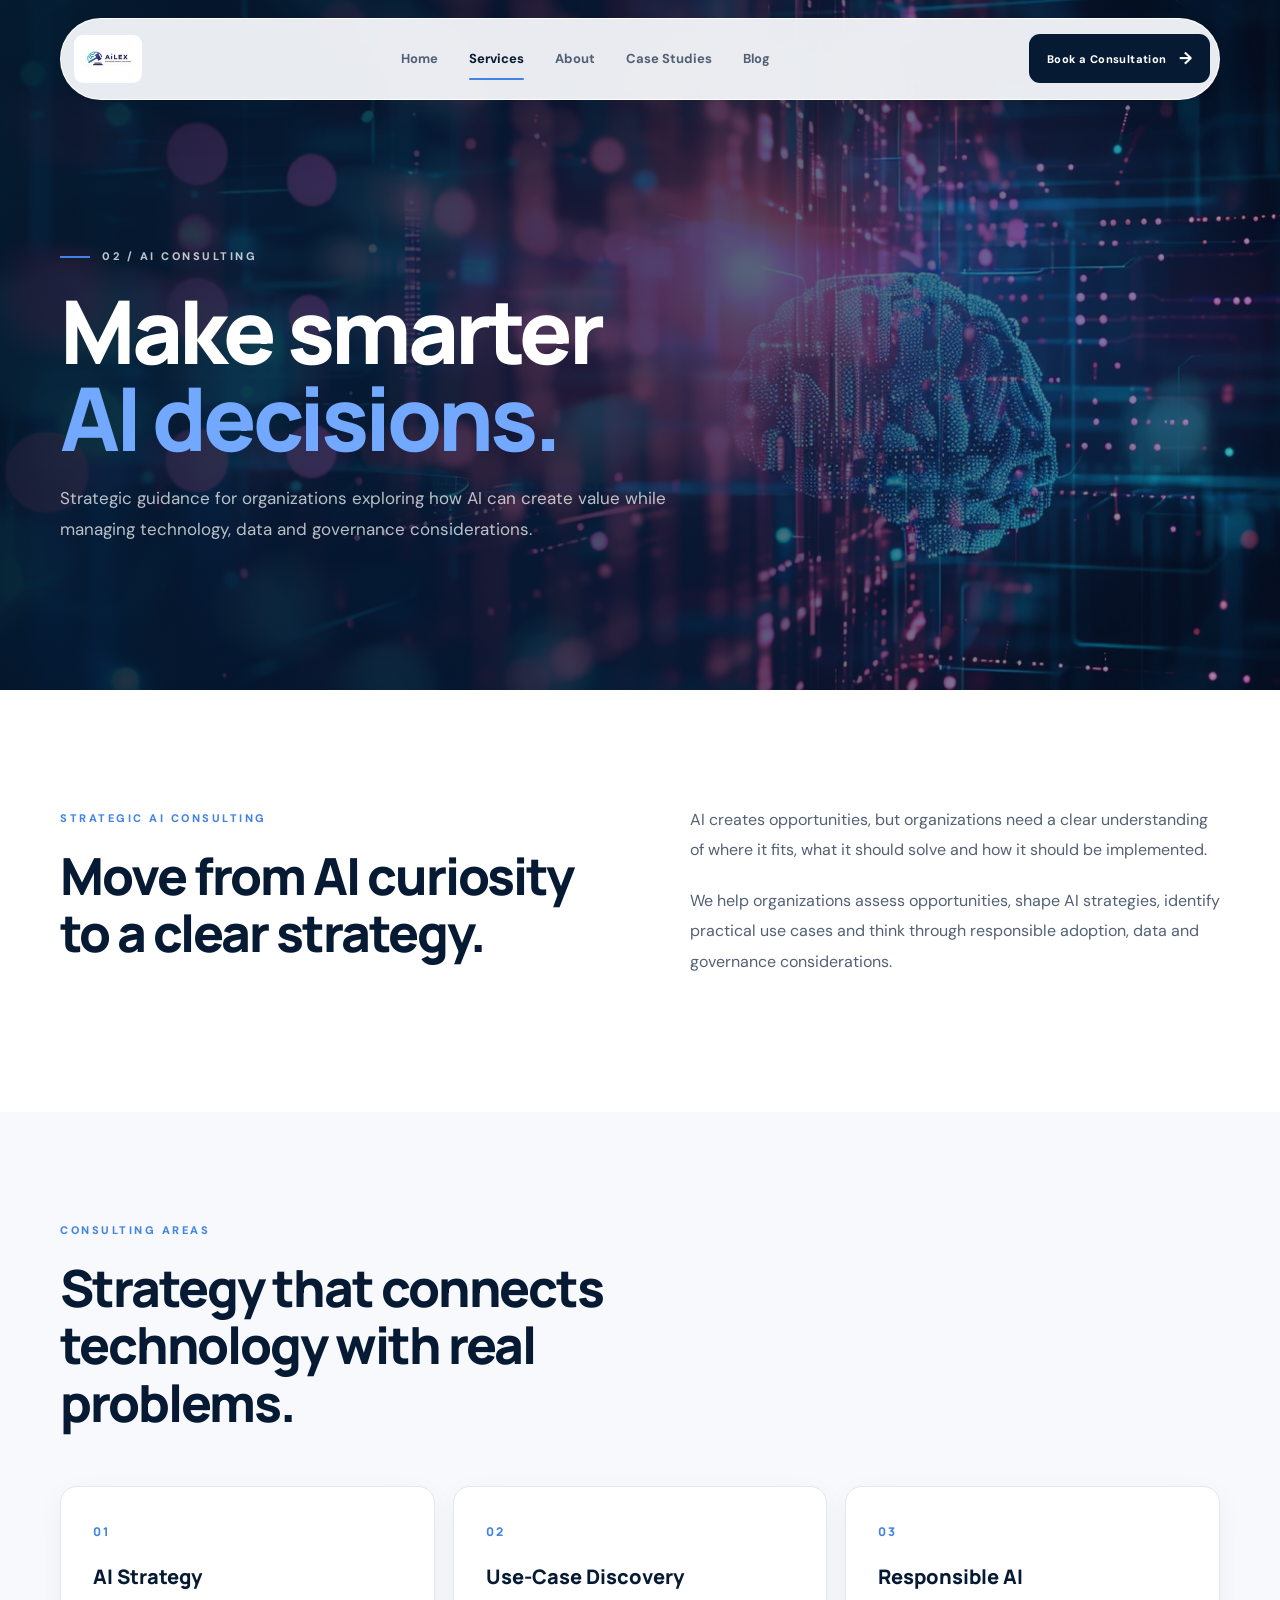
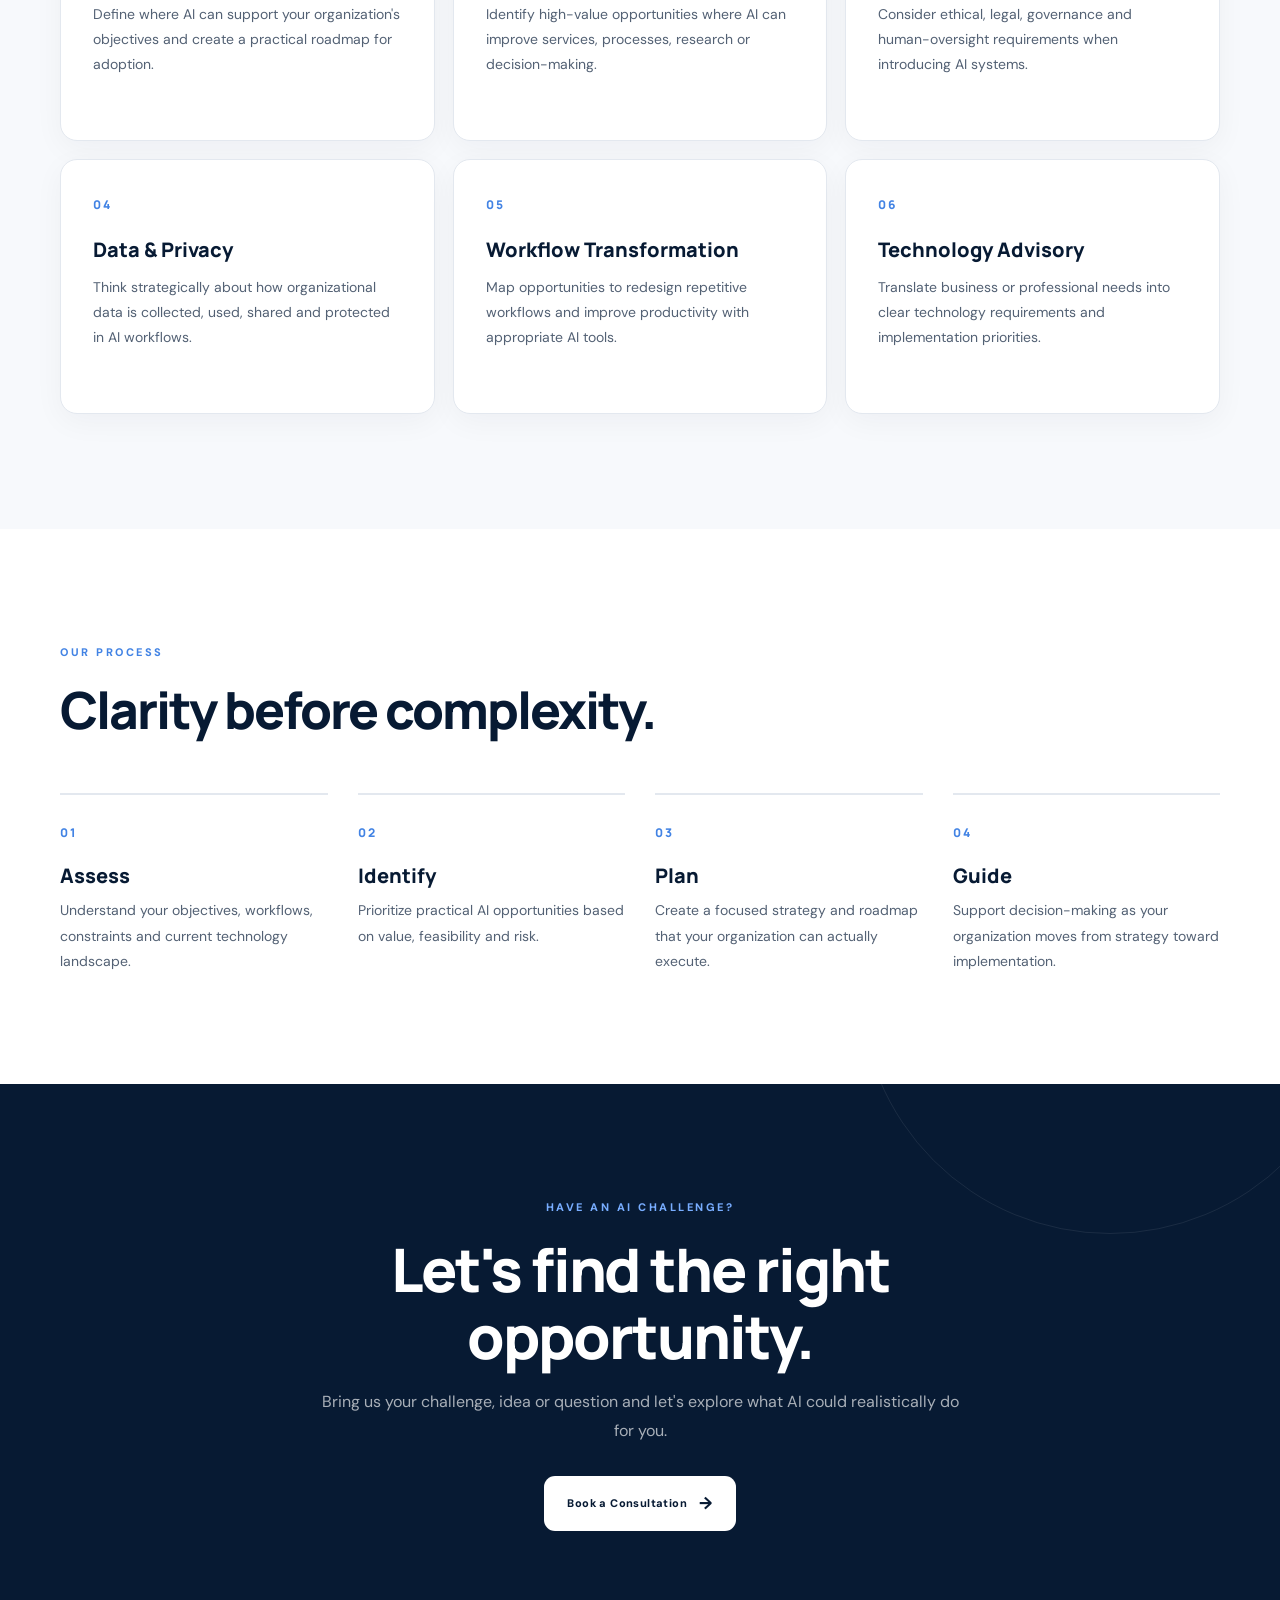
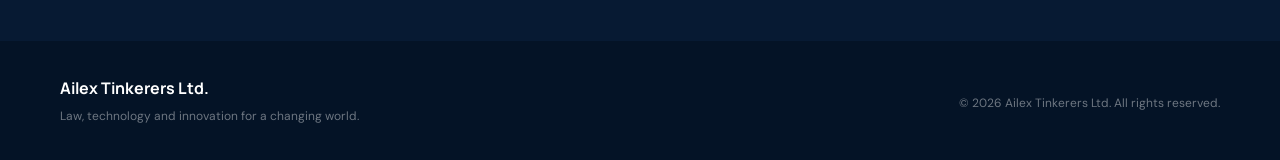
<file: ai-consulting.html>
<!doctype html>
<html lang="en">
<head>
    <meta charset="utf-8">
    <meta name="viewport" content="width=device-width, initial-scale=1">
    <title>AiLex</title>
    <meta name="description" content="Strategic AI consulting for organizations seeking practical, responsible and technology-driven solutions.">
    <link rel="shortcut icon" type="image/x-icon" href="assets/img/favicon1.jpg">
    <link rel="stylesheet" href="assets/css/bootstrap.min.css">
    <link rel="stylesheet" href="assets/css/fontawesome-all.min.css">
    <link rel="stylesheet" href="assets/css/themify-icons.css">
    <link rel="stylesheet" href="assets/css/slicknav.css">
    <link rel="stylesheet" href="assets/css/responsive.css">
    <link rel="stylesheet" href="assets/css/service-details.css">
</head>
<body>

<header class="detail-header">
    <div class="detail-nav">

        <!-- Logo -->
        <a class="detail-logo" href="index.html">
            <img src="assets/img/logo/logo1.jpg" alt="Ailex Tinkerers Ltd.">
        </a>

        <!-- Desktop Navigation -->
        <nav id="detail-navigation">
            <a href="index.html">Home</a>
            <a class="active" href="services.html">Services</a>
            <a href="about.html">About</a>
            <a href="caseStudies.html">Case Studies</a>
            <a href="blog.html">Blog</a>
        </nav>

        <!-- Desktop CTA -->
        <a class="detail-nav-btn" href="contact.html">
            Book a Consultation <span>→</span>
        </a>

        <!-- Mobile Toggle -->
        <button
            class="detail-mobile-toggle"
            type="button"
            aria-label="Open navigation"
            aria-expanded="false"
            aria-controls="detail-navigation">

            <span></span>
            <span></span>
            <span></span>

        </button>

    </div>
</header>


<main>
    <section class="detail-hero detail-hero-consulting">
        <div class="detail-hero-overlay"></div>
        <div class="detail-container detail-hero-content">
            <span class="detail-kicker">02 / AI CONSULTING</span>
            <h1>Make smarter<br><em>AI decisions.</em></h1>
            <p>Strategic guidance for organizations exploring how AI can create value while managing technology, data and governance considerations.</p>
        </div>
    </section>

    <section class="detail-intro">
        <div class="detail-container detail-two-col">
            <div>
                <span class="detail-label">STRATEGIC AI CONSULTING</span>
                <h2>Move from AI curiosity to a clear strategy.</h2>
            </div>
            <div>
                <p>AI creates opportunities, but organizations need a clear understanding of where it fits, what it should solve and how it should be implemented.</p>
                <p>We help organizations assess opportunities, shape AI strategies, identify practical use cases and think through responsible adoption, data and governance considerations.</p>
            </div>
        </div>
    </section>

    <section class="detail-section">
        <div class="detail-container">
            <div class="section-heading">
                <span class="detail-label">CONSULTING AREAS</span>
                <h2>Strategy that connects technology with real problems.</h2>
            </div>
            <div class="detail-grid">
                <article class="detail-card"><span>01</span><h3>AI Strategy</h3><p>Define where AI can support your organization's objectives and create a practical roadmap for adoption.</p></article>
                <article class="detail-card"><span>02</span><h3>Use-Case Discovery</h3><p>Identify high-value opportunities where AI can improve services, processes, research or decision-making.</p></article>
                <article class="detail-card"><span>03</span><h3>Responsible AI</h3><p>Consider ethical, legal, governance and human-oversight requirements when introducing AI systems.</p></article>
                <article class="detail-card"><span>04</span><h3>Data & Privacy</h3><p>Think strategically about how organizational data is collected, used, shared and protected in AI workflows.</p></article>
                <article class="detail-card"><span>05</span><h3>Workflow Transformation</h3><p>Map opportunities to redesign repetitive workflows and improve productivity with appropriate AI tools.</p></article>
                <article class="detail-card"><span>06</span><h3>Technology Advisory</h3><p>Translate business or professional needs into clear technology requirements and implementation priorities.</p></article>
            </div>
        </div>
    </section>

    <section class="detail-process">
        <div class="detail-container">
            <div class="section-heading">
                <span class="detail-label">OUR PROCESS</span>
                <h2>Clarity before complexity.</h2>
            </div>
            <div class="process-grid">
                <div><b>01</b><h3>Assess</h3><p>Understand your objectives, workflows, constraints and current technology landscape.</p></div>
                <div><b>02</b><h3>Identify</h3><p>Prioritize practical AI opportunities based on value, feasibility and risk.</p></div>
                <div><b>03</b><h3>Plan</h3><p>Create a focused strategy and roadmap that your organization can actually execute.</p></div>
                <div><b>04</b><h3>Guide</h3><p>Support decision-making as your organization moves from strategy toward implementation.</p></div>
            </div>
        </div>
    </section>

    <section class="detail-cta">
        <div class="detail-container">
            <span class="detail-label">HAVE AN AI CHALLENGE?</span>
            <h2>Let's find the right opportunity.</h2>
            <p>Bring us your challenge, idea or question and let's explore what AI could realistically do for you.</p>
            <a href="contact.html" class="detail-btn">Book a Consultation <span>→</span></a>
        </div>
    </section>
</main>

<footer class="detail-footer">
    <div class="detail-container footer-row">
        <div><strong>Ailex Tinkerers Ltd.</strong><p>Law, technology and innovation for a changing world.</p></div>
        <div><p>© <script>document.write(new Date().getFullYear());</script> Ailex Tinkerers Ltd. All rights reserved.</p></div>
    </div>
</footer>

<script src="assets/js/vendor/jquery-1.12.4.min.js"></script>
<script src="assets/js/bootstrap.min.js"></script>
<script src="assets/js/jquery.slicknav.min.js"></script>
<script src="assets/js/main.js"></script>

<script>
    
document.addEventListener("DOMContentLoaded", function () {

    const toggle = document.querySelector(".detail-mobile-toggle");
    const nav = document.querySelector("#detail-navigation");

    if (!toggle || !nav) return;

    toggle.addEventListener("click", function () {

        const isOpen = nav.classList.toggle("mobile-open");

        toggle.classList.toggle("active", isOpen);

        toggle.setAttribute(
            "aria-expanded",
            isOpen ? "true" : "false"
        );

        toggle.setAttribute(
            "aria-label",
            isOpen ? "Close navigation" : "Open navigation"
        );
    });


    /* Close menu after clicking a link */

    nav.querySelectorAll("a").forEach(function (link) {

        link.addEventListener("click", function () {

            nav.classList.remove("mobile-open");

            toggle.classList.remove("active");

            toggle.setAttribute("aria-expanded", "false");

            toggle.setAttribute("aria-label", "Open navigation");

        });

    });

});
</script>
</script>

</body>
</html>
</file>
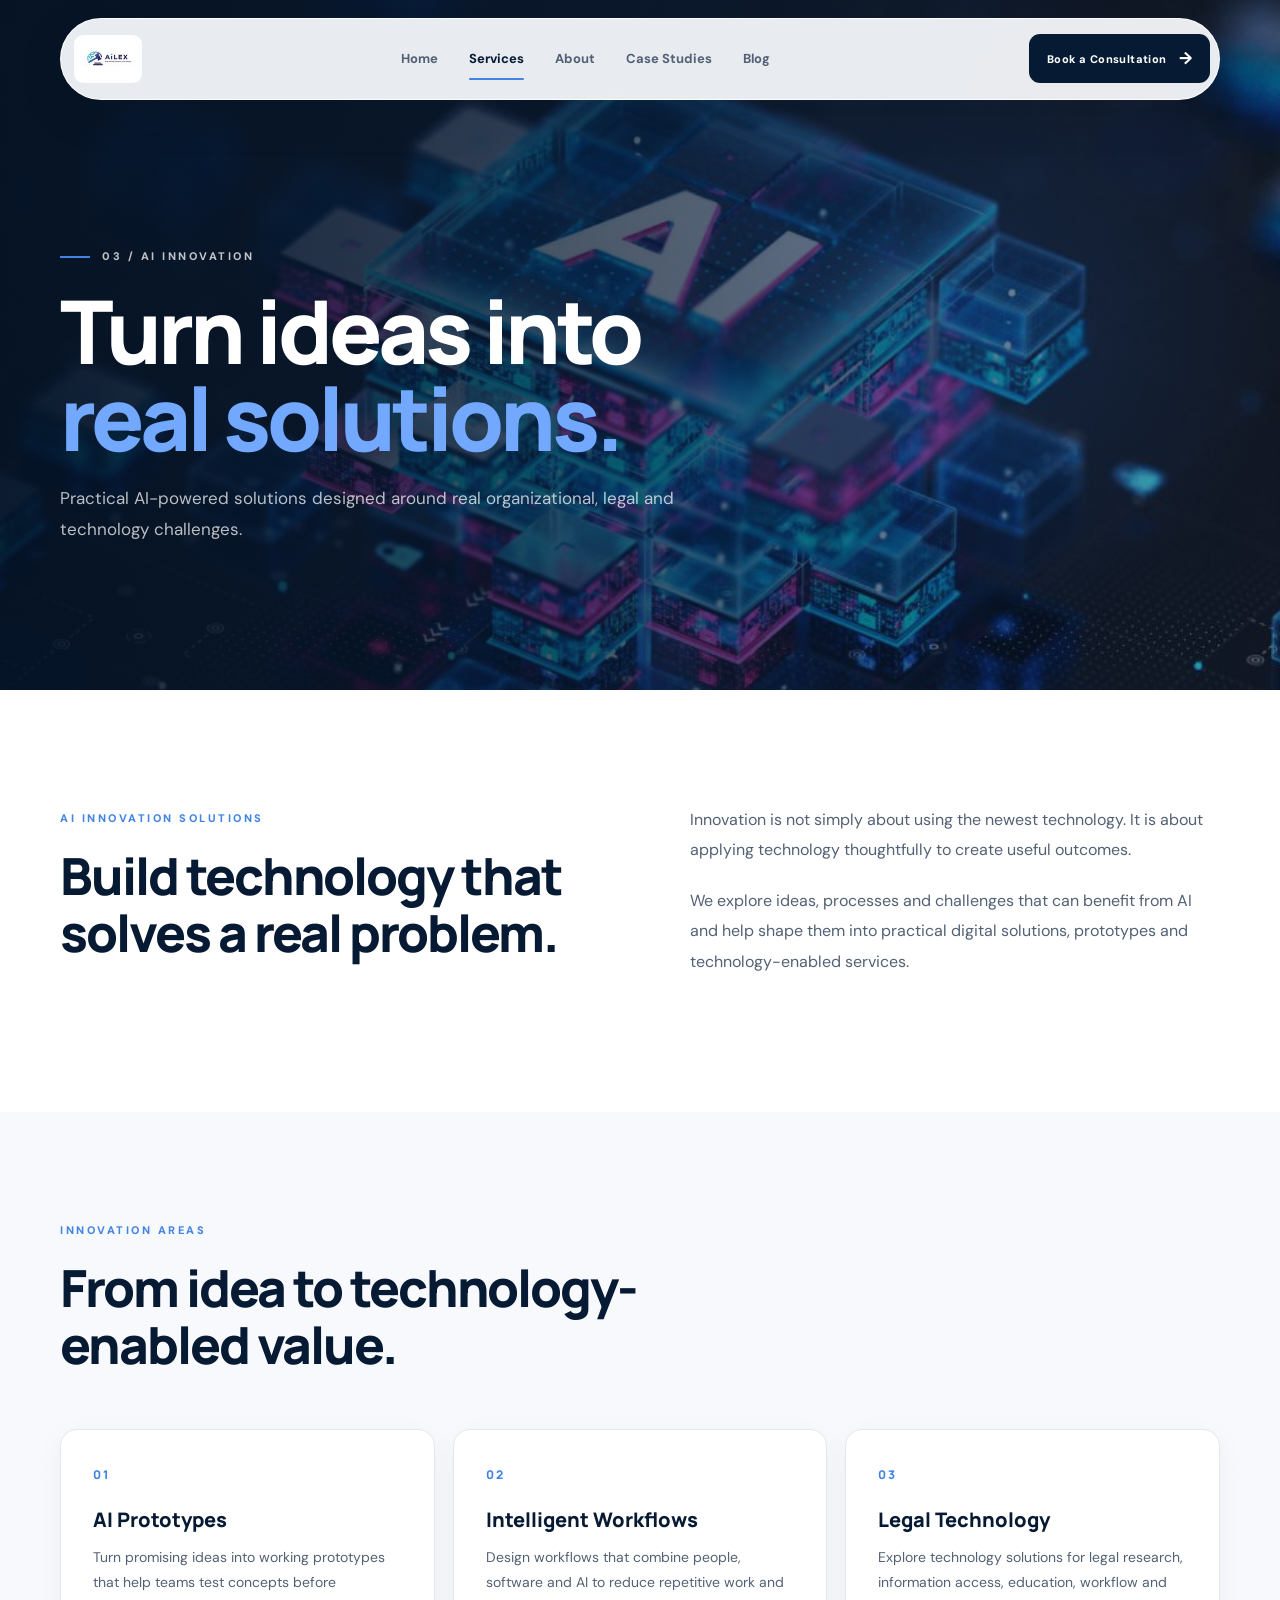
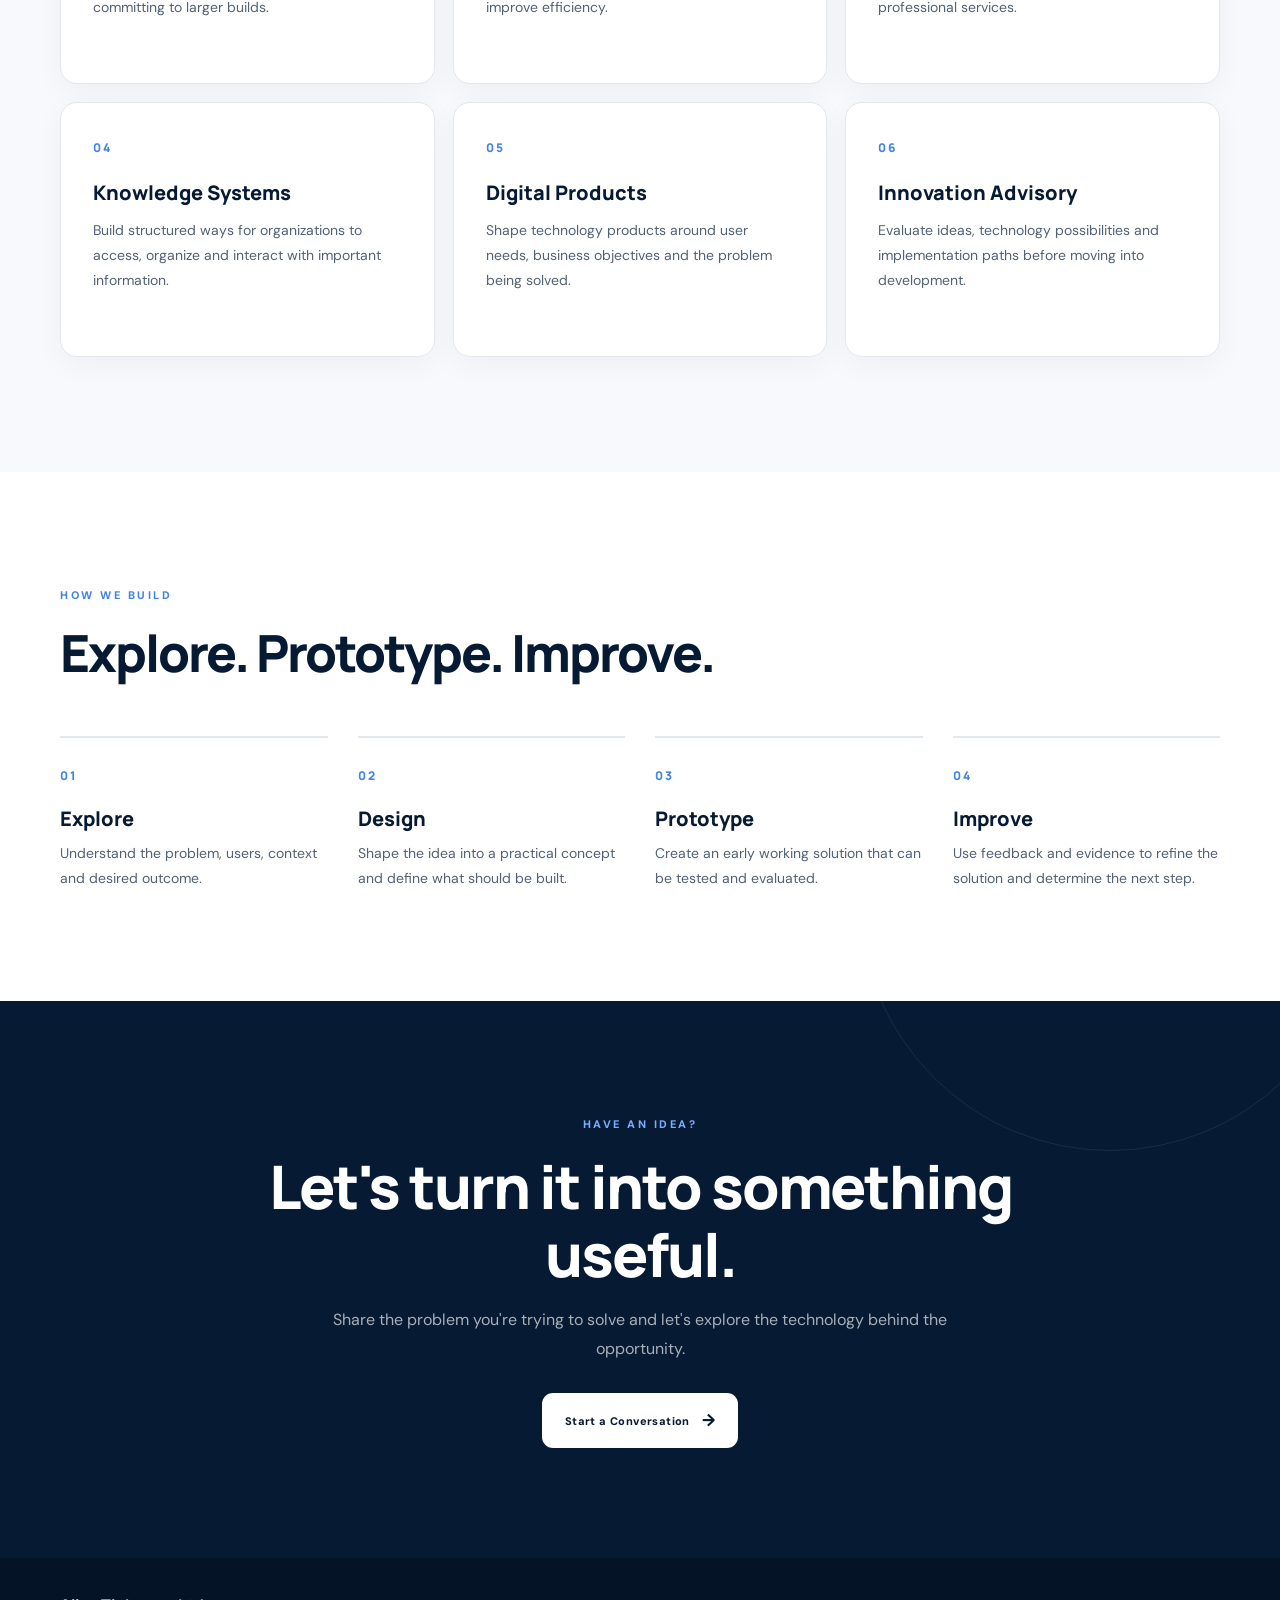
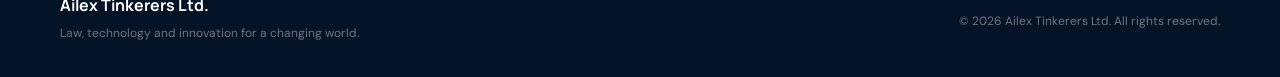
<file: ai-innovation.html>
<!doctype html>
<html lang="en">
<head>
    <meta charset="utf-8">
    <meta name="viewport" content="width=device-width, initial-scale=1">
    <title>AiLex</title>
    <meta name="description" content="AI innovation solutions that turn ideas and organizational challenges into practical technology solutions.">
    <link rel="shortcut icon" type="image/x-icon" href="assets/img/favicon1.jpg">
    <link rel="stylesheet" href="assets/css/bootstrap.min.css">
    <link rel="stylesheet" href="assets/css/fontawesome-all.min.css">
    <link rel="stylesheet" href="assets/css/themify-icons.css">
    <link rel="stylesheet" href="assets/css/slicknav.css">
    <link rel="stylesheet" href="assets/css/responsive.css">
    <link rel="stylesheet" href="assets/css/service-details.css">
</head>
<body>

<header class="detail-header">
    <div class="detail-nav">

        <!-- Logo -->
        <a class="detail-logo" href="index.html">
            <img src="assets/img/logo/logo1.jpg" alt="Ailex Tinkerers Ltd.">
        </a>

        <!-- Desktop Navigation -->
        <nav id="detail-navigation">
            <a href="index.html">Home</a>
            <a class="active" href="services.html">Services</a>
            <a href="about.html">About</a>
            <a href="caseStudies.html">Case Studies</a>
            <a href="blog.html">Blog</a>
        </nav>

        <!-- Desktop CTA -->
        <a class="detail-nav-btn" href="contact.html">
            Book a Consultation <span>→</span>
        </a>

        <!-- Mobile Toggle -->
        <button
            class="detail-mobile-toggle"
            type="button"
            aria-label="Open navigation"
            aria-expanded="false"
            aria-controls="detail-navigation">

            <span></span>
            <span></span>
            <span></span>

        </button>

    </div>
</header>
<main>
    <section class="detail-hero detail-hero-innovation">
        <div class="detail-hero-overlay"></div>
        <div class="detail-container detail-hero-content">
            <span class="detail-kicker">03 / AI INNOVATION</span>
            <h1>Turn ideas into<br><em>real solutions.</em></h1>
            <p>Practical AI-powered solutions designed around real organizational, legal and technology challenges.</p>
        </div>
    </section>

    <section class="detail-intro">
        <div class="detail-container detail-two-col">
            <div>
                <span class="detail-label">AI INNOVATION SOLUTIONS</span>
                <h2>Build technology that solves a real problem.</h2>
            </div>
            <div>
                <p>Innovation is not simply about using the newest technology. It is about applying technology thoughtfully to create useful outcomes.</p>
                <p>We explore ideas, processes and challenges that can benefit from AI and help shape them into practical digital solutions, prototypes and technology-enabled services.</p>
            </div>
        </div>
    </section>

    <section class="detail-section">
        <div class="detail-container">
            <div class="section-heading">
                <span class="detail-label">INNOVATION AREAS</span>
                <h2>From idea to technology-enabled value.</h2>
            </div>
            <div class="detail-grid">
                <article class="detail-card"><span>01</span><h3>AI Prototypes</h3><p>Turn promising ideas into working prototypes that help teams test concepts before committing to larger builds.</p></article>
                <article class="detail-card"><span>02</span><h3>Intelligent Workflows</h3><p>Design workflows that combine people, software and AI to reduce repetitive work and improve efficiency.</p></article>
                <article class="detail-card"><span>03</span><h3>Legal Technology</h3><p>Explore technology solutions for legal research, information access, education, workflow and professional services.</p></article>
                <article class="detail-card"><span>04</span><h3>Knowledge Systems</h3><p>Build structured ways for organizations to access, organize and interact with important information.</p></article>
                <article class="detail-card"><span>05</span><h3>Digital Products</h3><p>Shape technology products around user needs, business objectives and the problem being solved.</p></article>
                <article class="detail-card"><span>06</span><h3>Innovation Advisory</h3><p>Evaluate ideas, technology possibilities and implementation paths before moving into development.</p></article>
            </div>
        </div>
    </section>

    <section class="detail-process">
        <div class="detail-container">
            <div class="section-heading">
                <span class="detail-label">HOW WE BUILD</span>
                <h2>Explore. Prototype. Improve.</h2>
            </div>
            <div class="process-grid">
                <div><b>01</b><h3>Explore</h3><p>Understand the problem, users, context and desired outcome.</p></div>
                <div><b>02</b><h3>Design</h3><p>Shape the idea into a practical concept and define what should be built.</p></div>
                <div><b>03</b><h3>Prototype</h3><p>Create an early working solution that can be tested and evaluated.</p></div>
                <div><b>04</b><h3>Improve</h3><p>Use feedback and evidence to refine the solution and determine the next step.</p></div>
            </div>
        </div>
    </section>

    <section class="detail-cta">
        <div class="detail-container">
            <span class="detail-label">HAVE AN IDEA?</span>
            <h2>Let's turn it into something useful.</h2>
            <p>Share the problem you're trying to solve and let's explore the technology behind the opportunity.</p>
            <a href="contact.html" class="detail-btn">Start a Conversation <span>→</span></a>
        </div>
    </section>
</main>

<footer class="detail-footer">
    <div class="detail-container footer-row">
        <div><strong>Ailex Tinkerers Ltd.</strong><p>Law, technology and innovation for a changing world.</p></div>
        <div><p>© <script>document.write(new Date().getFullYear());</script> Ailex Tinkerers Ltd. All rights reserved.</p></div>
    </div>
</footer>

<script src="assets/js/vendor/jquery-1.12.4.min.js"></script>
<script src="assets/js/bootstrap.min.js"></script>
<script src="assets/js/jquery.slicknav.min.js"></script>
<script src="assets/js/main.js"></script>

<script>
    
document.addEventListener("DOMContentLoaded", function () {

    const toggle = document.querySelector(".detail-mobile-toggle");
    const nav = document.querySelector("#detail-navigation");

    if (!toggle || !nav) return;

    toggle.addEventListener("click", function () {

        const isOpen = nav.classList.toggle("mobile-open");

        toggle.classList.toggle("active", isOpen);

        toggle.setAttribute(
            "aria-expanded",
            isOpen ? "true" : "false"
        );

        toggle.setAttribute(
            "aria-label",
            isOpen ? "Close navigation" : "Open navigation"
        );
    });


    /* Close menu after clicking a link */

    nav.querySelectorAll("a").forEach(function (link) {

        link.addEventListener("click", function () {

            nav.classList.remove("mobile-open");

            toggle.classList.remove("active");

            toggle.setAttribute("aria-expanded", "false");

            toggle.setAttribute("aria-label", "Open navigation");

        });

    });

});
</script>
</script>

</body>
</html>
</file>
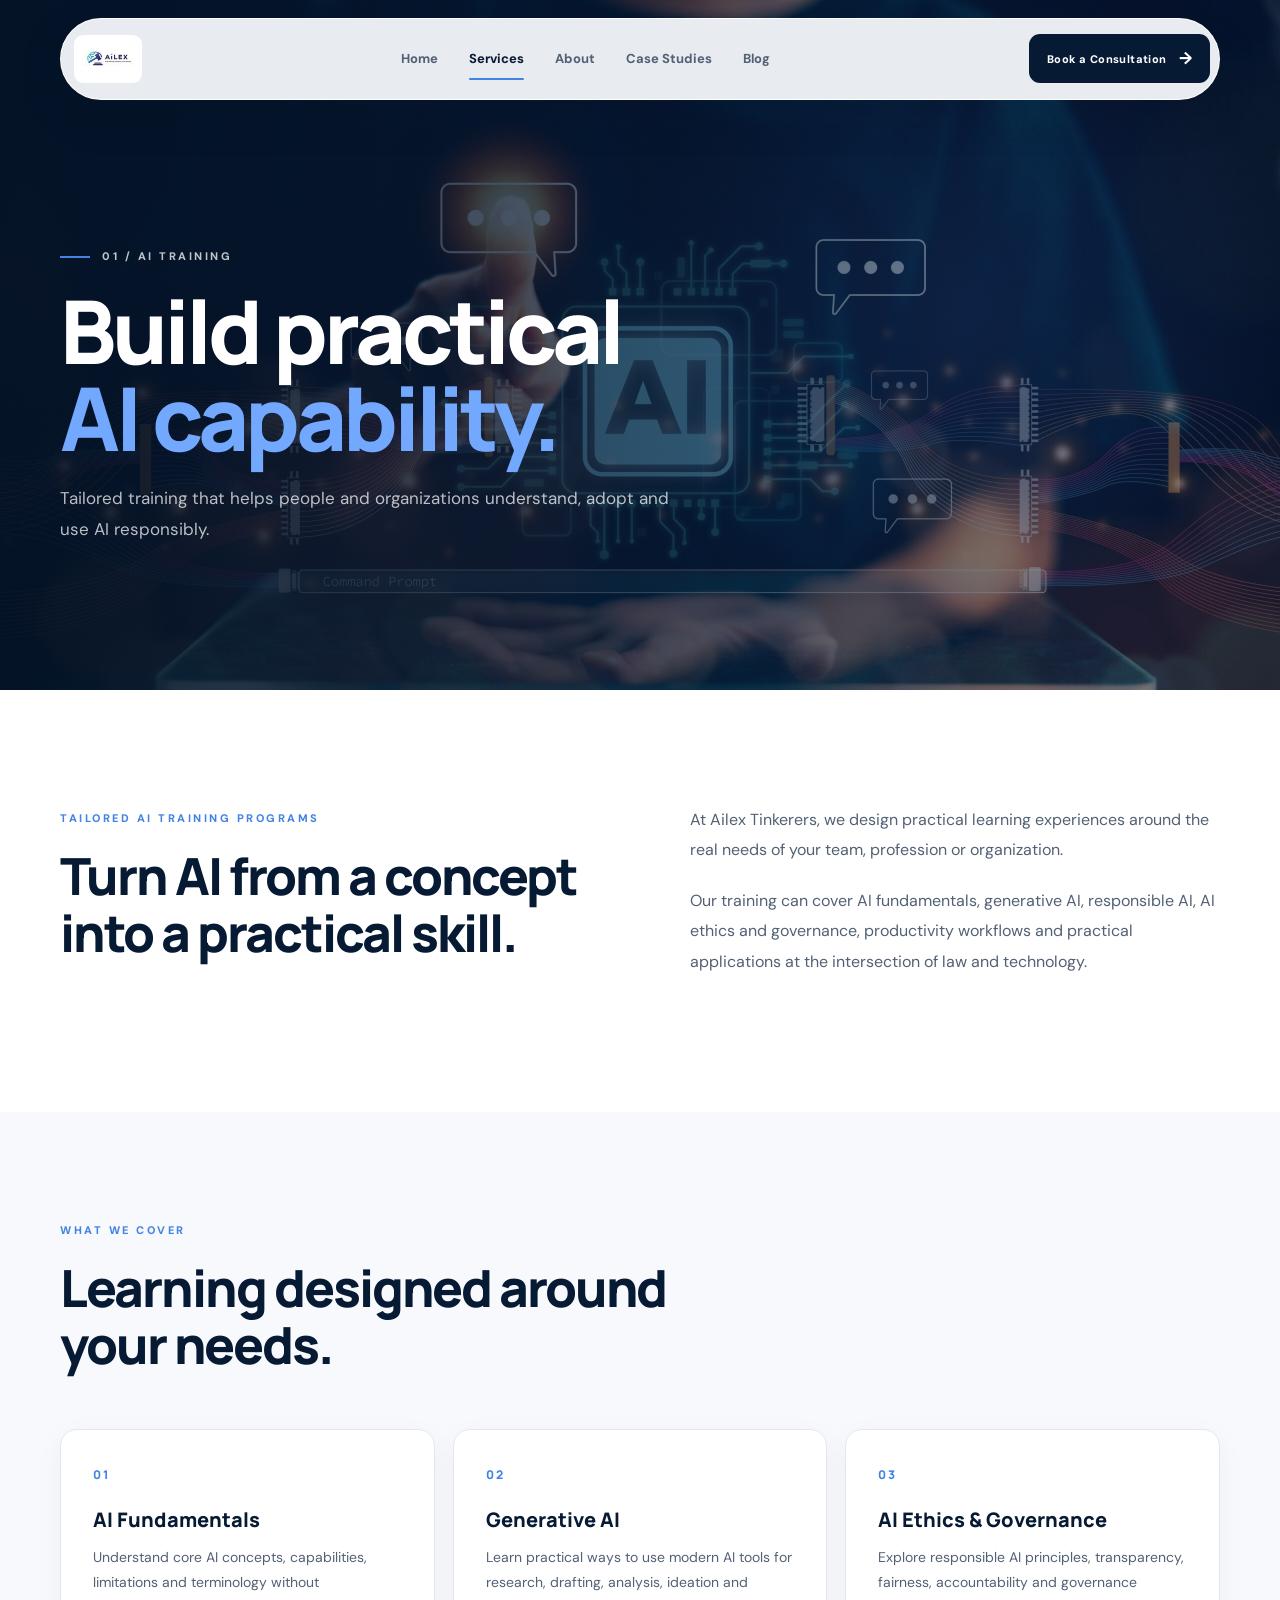
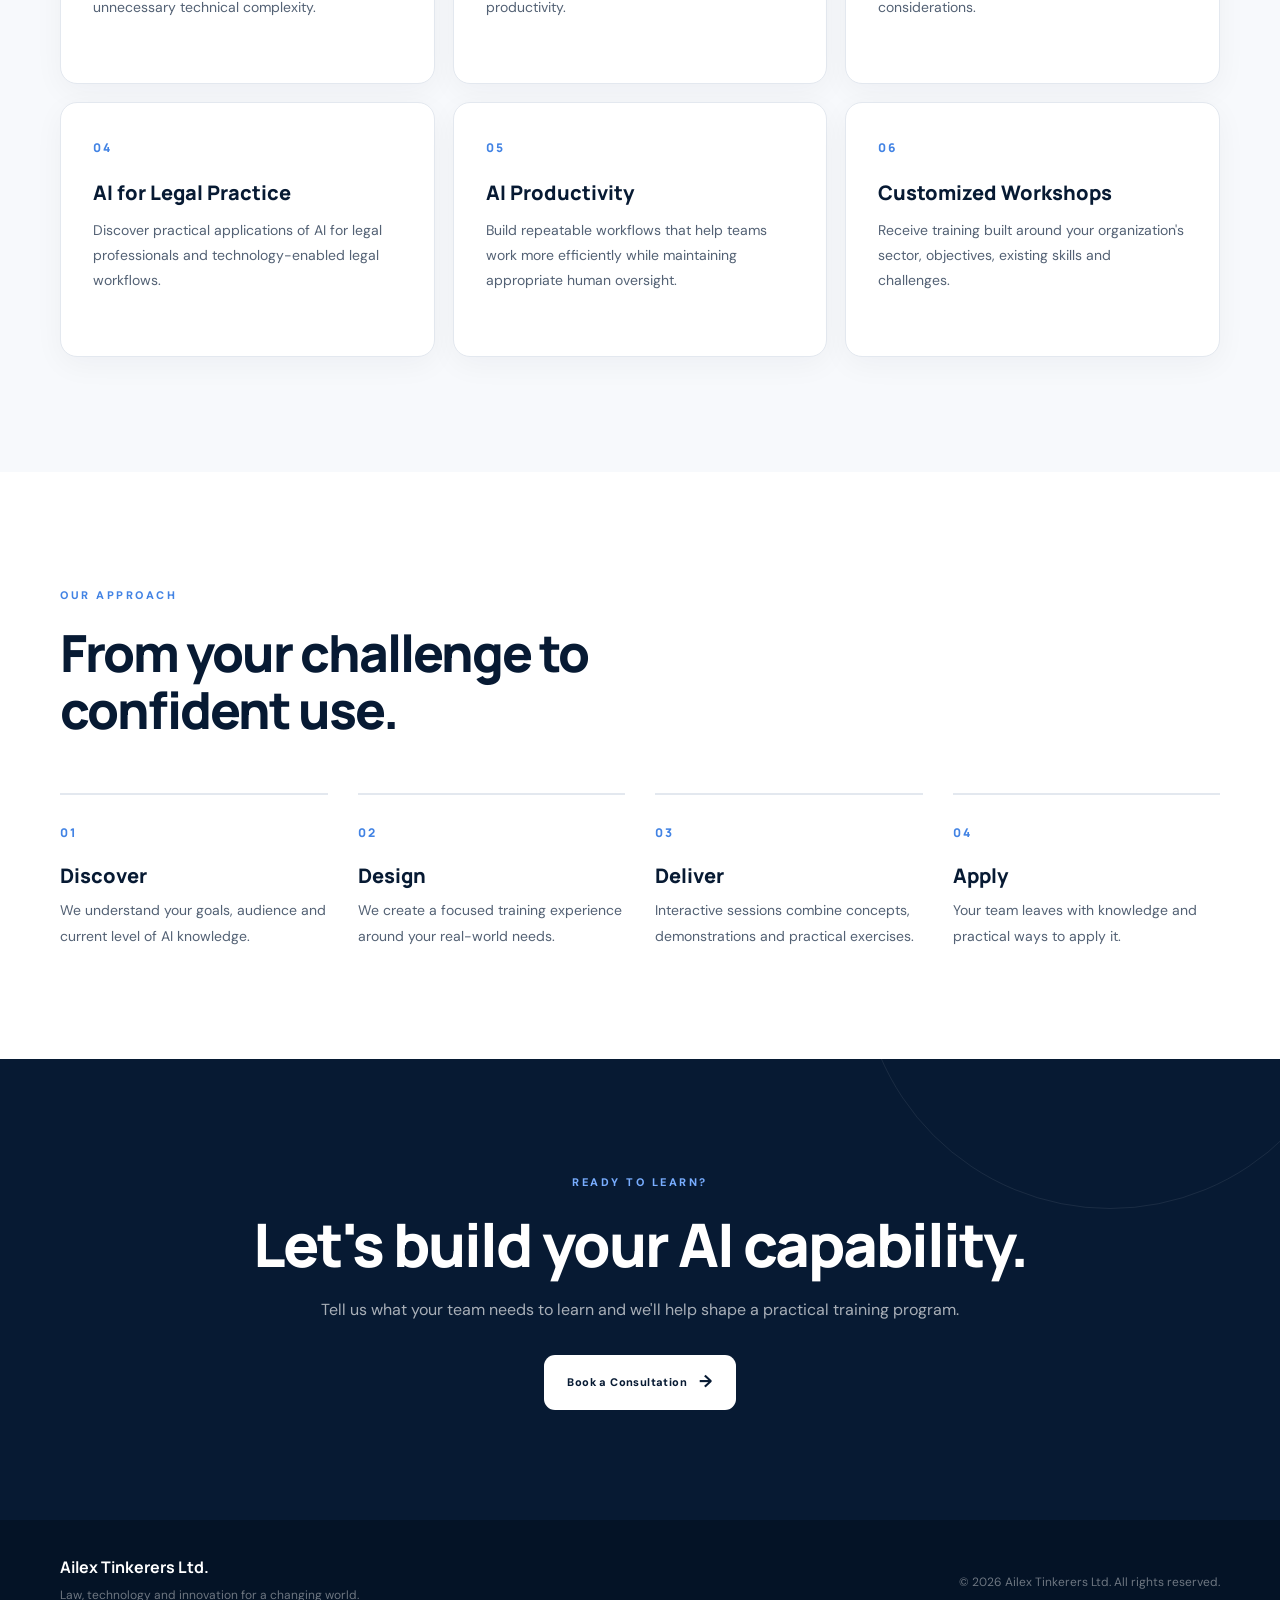
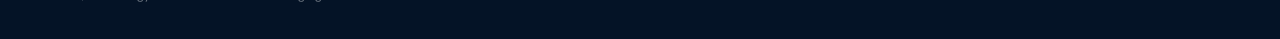
<file: ai-training.html>
<!doctype html>
<html lang="en">
<head>
    <meta charset="utf-8">
    <meta name="viewport" content="width=device-width, initial-scale=1">
    <title>AI Training Programs | AiLex</title>
    <meta name="description" content="Practical AI training programs for legal professionals, businesses, innovators, students and organizations.">
    <link rel="shortcut icon" type="image/x-icon" href="assets/img/favicon1.jpg">
    <link rel="stylesheet" href="assets/css/bootstrap.min.css">
    <link rel="stylesheet" href="assets/css/fontawesome-all.min.css">
    <link rel="stylesheet" href="assets/css/themify-icons.css">
    <link rel="stylesheet" href="assets/css/slicknav.css">
    <link rel="stylesheet" href="assets/css/responsive.css">
    <link rel="stylesheet" href="assets/css/service-details.css">
</head>
<body>

<header class="detail-header">
    <div class="detail-nav">

        <!-- Logo -->
        <a class="detail-logo" href="index.html">
            <img src="assets/img/logo/logo1.jpg" alt="Ailex Tinkerers Ltd.">
        </a>

        <!-- Desktop Navigation -->
        <nav id="detail-navigation">
            <a href="index.html">Home</a>
            <a class="active" href="services.html">Services</a>
            <a href="about.html">About</a>
            <a href="caseStudies.html">Case Studies</a>
            <a href="blog.html">Blog</a>
        </nav>

        <!-- Desktop CTA -->
        <a class="detail-nav-btn" href="contact.html">
            Book a Consultation <span>→</span>
        </a>

        <!-- Mobile Toggle -->
        <button
            class="detail-mobile-toggle"
            type="button"
            aria-label="Open navigation"
            aria-expanded="false"
            aria-controls="detail-navigation">

            <span></span>
            <span></span>
            <span></span>

        </button>

    </div>
</header>

<main>
    <section class="detail-hero detail-hero-training">
        <div class="detail-hero-overlay"></div>
        <div class="detail-container detail-hero-content">
            <span class="detail-kicker">01 / AI TRAINING</span>
            <h1>Build practical<br><em>AI capability.</em></h1>
            <p>Tailored training that helps people and organizations understand, adopt and use AI responsibly.</p>
        </div>
    </section>

    <section class="detail-intro">
        <div class="detail-container detail-two-col">
            <div>
                <span class="detail-label">TAILORED AI TRAINING PROGRAMS</span>
                <h2>Turn AI from a concept into a practical skill.</h2>
            </div>
            <div>
                <p>At Ailex Tinkerers, we design practical learning experiences around the real needs of your team, profession or organization.</p>
                <p>Our training can cover AI fundamentals, generative AI, responsible AI, AI ethics and governance, productivity workflows and practical applications at the intersection of law and technology.</p>
            </div>
        </div>
    </section>

    <section class="detail-section">
        <div class="detail-container">
            <div class="section-heading">
                <span class="detail-label">WHAT WE COVER</span>
                <h2>Learning designed around your needs.</h2>
            </div>
            <div class="detail-grid">
                <article class="detail-card"><span>01</span><h3>AI Fundamentals</h3><p>Understand core AI concepts, capabilities, limitations and terminology without unnecessary technical complexity.</p></article>
                <article class="detail-card"><span>02</span><h3>Generative AI</h3><p>Learn practical ways to use modern AI tools for research, drafting, analysis, ideation and productivity.</p></article>
                <article class="detail-card"><span>03</span><h3>AI Ethics & Governance</h3><p>Explore responsible AI principles, transparency, fairness, accountability and governance considerations.</p></article>
                <article class="detail-card"><span>04</span><h3>AI for Legal Practice</h3><p>Discover practical applications of AI for legal professionals and technology-enabled legal workflows.</p></article>
                <article class="detail-card"><span>05</span><h3>AI Productivity</h3><p>Build repeatable workflows that help teams work more efficiently while maintaining appropriate human oversight.</p></article>
                <article class="detail-card"><span>06</span><h3>Customized Workshops</h3><p>Receive training built around your organization's sector, objectives, existing skills and challenges.</p></article>
            </div>
        </div>
    </section>

    <section class="detail-process">
        <div class="detail-container">
            <div class="section-heading">
                <span class="detail-label">OUR APPROACH</span>
                <h2>From your challenge to confident use.</h2>
            </div>
            <div class="process-grid">
                <div><b>01</b><h3>Discover</h3><p>We understand your goals, audience and current level of AI knowledge.</p></div>
                <div><b>02</b><h3>Design</h3><p>We create a focused training experience around your real-world needs.</p></div>
                <div><b>03</b><h3>Deliver</h3><p>Interactive sessions combine concepts, demonstrations and practical exercises.</p></div>
                <div><b>04</b><h3>Apply</h3><p>Your team leaves with knowledge and practical ways to apply it.</p></div>
            </div>
        </div>
    </section>

    <section class="detail-cta">
        <div class="detail-container">
            <span class="detail-label">READY TO LEARN?</span>
            <h2>Let's build your AI capability.</h2>
            <p>Tell us what your team needs to learn and we'll help shape a practical training program.</p>
            <a href="contact.html" class="detail-btn">Book a Consultation <span>→</span></a>
        </div>
    </section>
</main>

<footer class="detail-footer">
    <div class="detail-container footer-row">
        <div><strong>Ailex Tinkerers Ltd.</strong><p>Law, technology and innovation for a changing world.</p></div>
        <div><p>© <script>document.write(new Date().getFullYear());</script> Ailex Tinkerers Ltd. All rights reserved.</p></div>
    </div>
</footer>

<script src="assets/js/vendor/jquery-1.12.4.min.js"></script>
<script src="assets/js/bootstrap.min.js"></script>
<script src="assets/js/jquery.slicknav.min.js"></script>
<script src="assets/js/main.js"></script>

<script>
    
document.addEventListener("DOMContentLoaded", function () {

    const toggle = document.querySelector(".detail-mobile-toggle");
    const nav = document.querySelector("#detail-navigation");

    if (!toggle || !nav) return;

    toggle.addEventListener("click", function () {

        const isOpen = nav.classList.toggle("mobile-open");

        toggle.classList.toggle("active", isOpen);

        toggle.setAttribute(
            "aria-expanded",
            isOpen ? "true" : "false"
        );

        toggle.setAttribute(
            "aria-label",
            isOpen ? "Close navigation" : "Open navigation"
        );
    });


    /* Close menu after clicking a link */

    nav.querySelectorAll("a").forEach(function (link) {

        link.addEventListener("click", function () {

            nav.classList.remove("mobile-open");

            toggle.classList.remove("active");

            toggle.setAttribute("aria-expanded", "false");

            toggle.setAttribute("aria-label", "Open navigation");

        });

    });

});
</script>
</script>

</body>
</html>
</file>
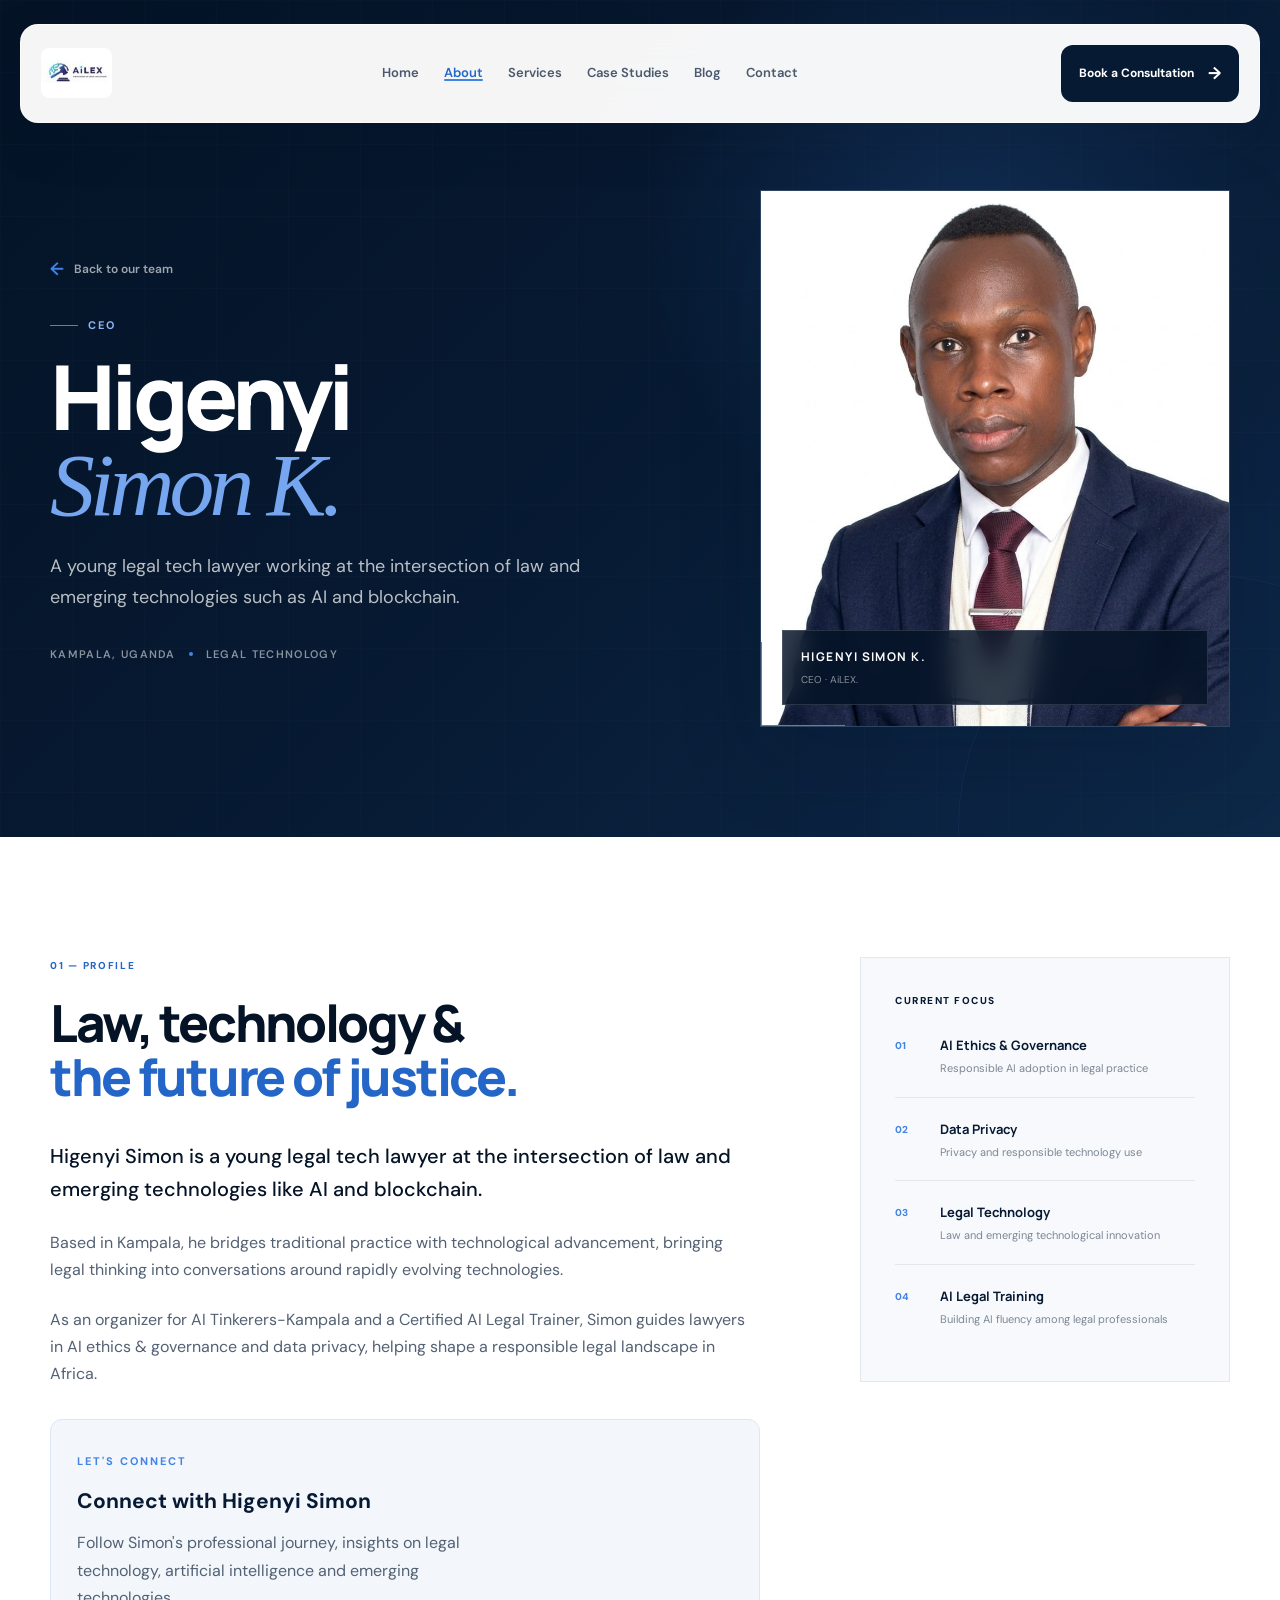
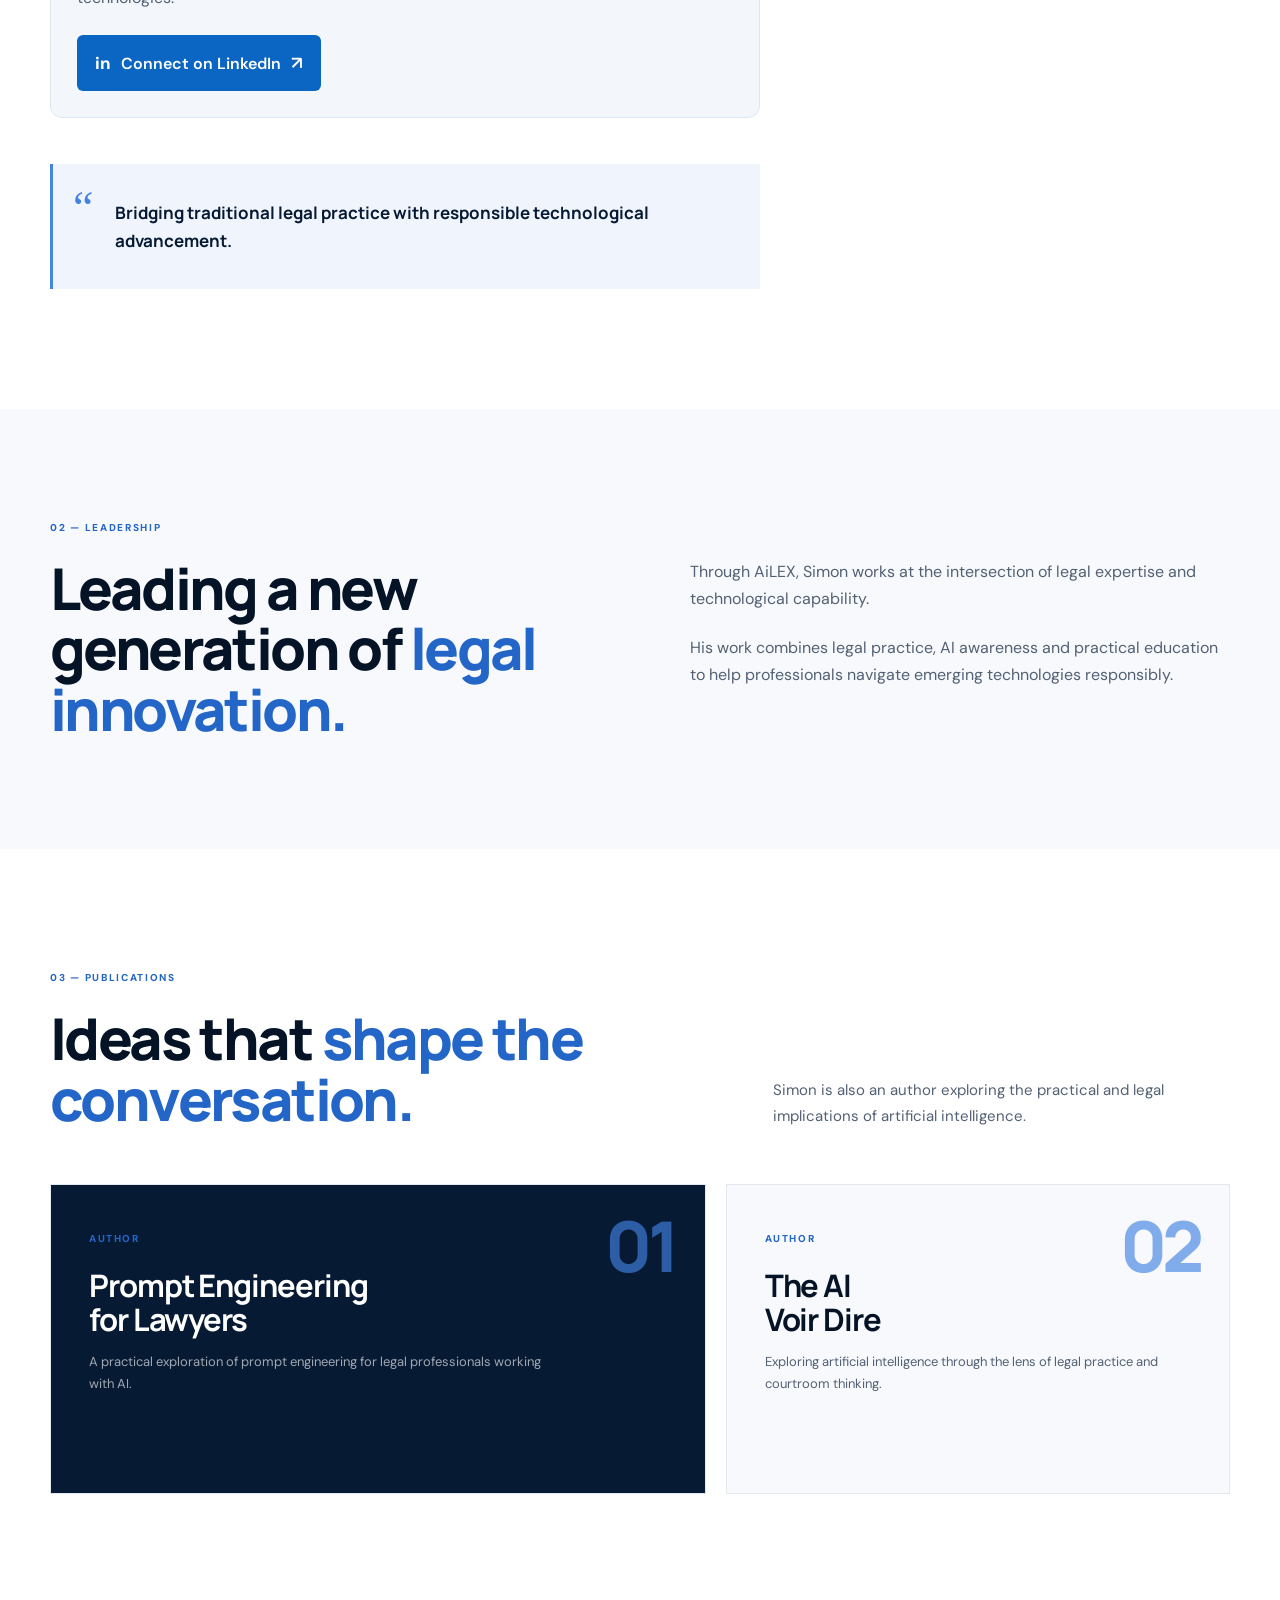
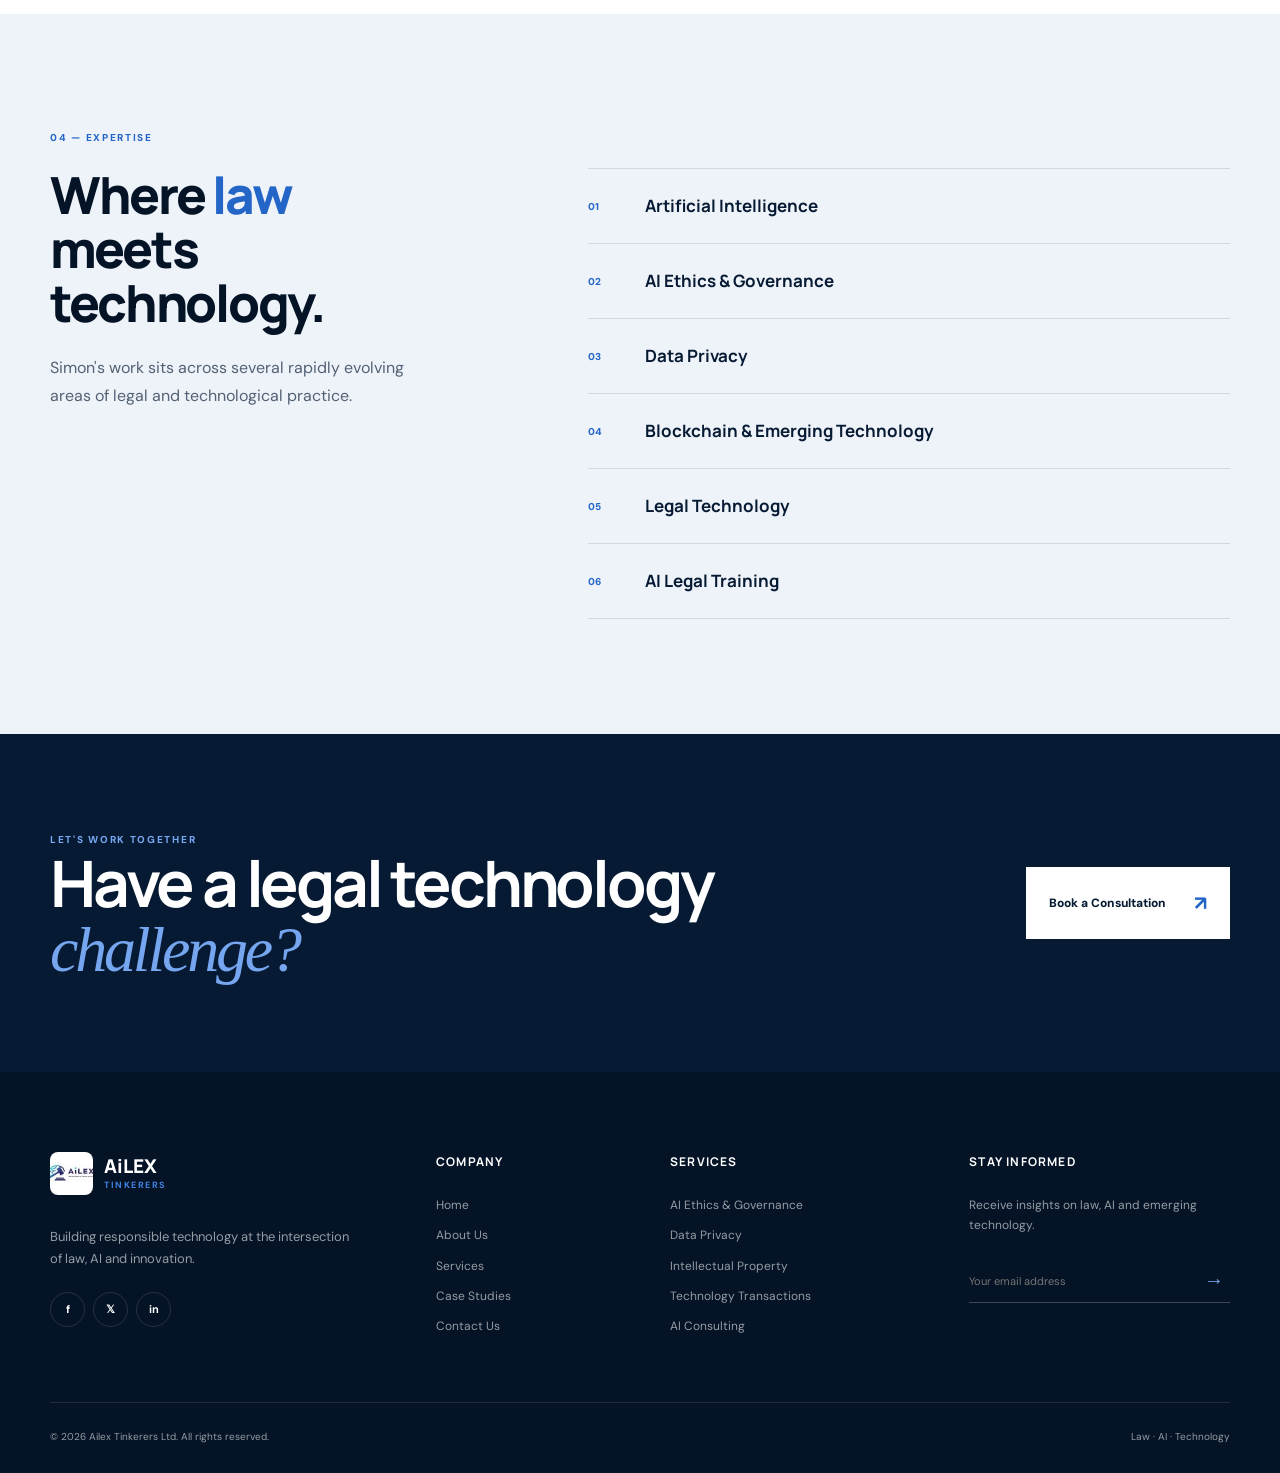
<file: bio-1.html>
<!DOCTYPE html>
<html lang="en">
<head>
    <meta charset="UTF-8">
    <meta name="viewport" content="width=device-width, initial-scale=1.0">
    <meta name="description" content="Higenyi Simon K. — CEO of AiLEX">
    <title>AiLex</title>
    <link rel="shortcut icon" type="image/x-icon" href="assets/img/favicon1.jpg">
    <link rel="stylesheet" href="assets/css/bio-1.css">
</head>

<body>

<div id="preloader-active" aria-hidden="true">
    <div class="preloader-mark">
        <img src="assets/img/logo/logo1.jpg" alt="">
        <span></span>
    </div>
</div>

<header class="site-header">
    <div class="nav-container">

        <a href="index.html" class="brand" aria-label="Ailex Tinkerers home">
            <img src="assets/img/logo/logo1.jpg" alt="Ailex Tinkerers" style="height: 50px; width: auto;">
            <div class="brand-text">
                <span class="brand-name"></span>
                <span class="brand-subtitle"></span>
            </div>
        </a>

        <nav class="main-nav" id="main-navigation" aria-label="Main navigation">
            <a href="index.html">Home</a>
            <a href="about.html" class="active">About</a>
            <a href="services.html">Services</a>
            <a href="caseStudies.html">Case Studies</a>
            <a href="blog.html">Blog</a>
            <a href="contact.html">Contact</a>
        </nav>

        <div class="nav-actions">
            <a href="contact.html" class="nav-cta">
                <span>Book a Consultation</span>
                <i>→</i>
            </a>
        </div>

        <button class="mobile-nav-toggle" type="button"
                aria-label="Open navigation"
                aria-expanded="false"
                aria-controls="main-navigation">
            <span></span><span></span><span></span>
        </button>
    </div>
</header>

<main>

    <section class="profile-hero">
        <div class="hero-grid"></div>

        <div class="container hero-container">
            <div class="hero-copy">
                <a href="about.html#team" class="back-link">
                    <span>←</span> Back to our team
                </a>

                <div class="eyebrow">
                    <span></span>
                    CEO
                </div>

                <h1>Higenyi<br><em>Simon K.</em></h1>

                <p class="hero-intro">
                    A young legal tech lawyer working at the intersection of
                    law and emerging technologies such as AI and blockchain.
                </p>

                <div class="hero-meta">
                    <span>Kampala, Uganda</span>
                    <span class="dot"></span>
                    <span>Legal Technology</span>
                </div>
            </div>

            <div class="hero-portrait">
                <div class="portrait-frame">
                    <div class="portrait-accent"></div>

                    <img src="assets/img/team/team_1.jpeg"
                         alt="Higenyi Simon K."
                         onerror="this.style.display='none'; this.parentElement.classList.add('portrait-placeholder');">

                    <div class="portrait-placeholder-content">
                        <span>HSK</span>
                    </div>
                </div>

                <div class="portrait-caption">
                    <strong>HIGENYI SIMON K.</strong>
                    <span>CEO · AiLEX.</span>
                </div>
            </div>
        </div>
    </section>

    <section class="profile-section">
        <div class="container profile-layout">

            <article class="profile-content">
                <div class="section-label">01 — Profile</div>

                <h2>Law, technology &amp;<br><span>the future of justice.</span></h2>

                <p class="lead">
                    Higenyi Simon is a young legal tech lawyer at the
                    intersection of law and emerging technologies like AI
                    and blockchain.
                </p>

                <p>
                    Based in Kampala, he bridges traditional practice with
                    technological advancement, bringing legal thinking into
                    conversations around rapidly evolving technologies.
                </p>

                <p>
                    As an organizer for AI Tinkerers-Kampala and a Certified
                    AI Legal Trainer, Simon guides lawyers in AI ethics &
                    governance and data privacy, helping shape a responsible
                    legal landscape in Africa.
                </p>


                <div class="profile-connect">
                    <div class="connect-content">
                        <span class="connect-label">LET'S CONNECT</span>
                        <h3>Connect with Higenyi Simon</h3>
                        <p>
                            Follow Simon's professional journey, insights on legal
                            technology, artificial intelligence and emerging technologies.
                        </p>
                    </div>

                    <a href="https://www.linkedin.com/in/higenyi-simon-063025333/"
                    target="_blank"
                    rel="noopener noreferrer"
                    class="linkedin-button"
                    aria-label="Connect with Higenyi Simon on LinkedIn">

                        <span class="linkedin-icon">in</span>
                        <span>Connect on LinkedIn</span>
                        <span class="linkedin-arrow">↗</span>
                    </a>
                </div>


                <div class="quote-card">
                    <div class="quote-mark">“</div>
                    <p>
                        Bridging traditional legal practice with responsible
                        technological advancement.
                    </p>
                </div>
            </article>

            <aside class="profile-sidebar">
                <div class="info-card">
                    <span class="card-label">Current focus</span>

                    <ul>
                        <li>
                            <span class="number">01</span>
                            <div>
                                <strong>AI Ethics &amp; Governance</strong>
                                <small>Responsible AI adoption in legal practice</small>
                            </div>
                        </li>

                        <li>
                            <span class="number">02</span>
                            <div>
                                <strong>Data Privacy</strong>
                                <small>Privacy and responsible technology use</small>
                            </div>
                        </li>

                        <li>
                            <span class="number">03</span>
                            <div>
                                <strong>Legal Technology</strong>
                                <small>Law and emerging technological innovation</small>
                            </div>
                        </li>

                        <li>
                            <span class="number">04</span>
                            <div>
                                <strong>AI Legal Training</strong>
                                <small>Building AI fluency among legal professionals</small>
                            </div>
                        </li>
                    </ul>
                </div>
            </aside>
        </div>
    </section>

    <section class="leadership-section">
        <div class="container">
            <div class="section-label">02 — Leadership</div>

            <div class="leadership-grid">
                <div>
                    <h2>Leading a new generation of <span>legal innovation.</span></h2>
                </div>

                <div>
                    <p>
                        Through AiLEX, Simon works at the intersection
                        of legal expertise and technological capability.
                    </p>

                    <p>
                        His work combines legal practice, AI awareness and
                        practical education to help professionals navigate
                        emerging technologies responsibly.
                    </p>
                </div>
            </div>
        </div>
    </section>

    <section class="publications-section">
        <div class="container">
            <div class="section-label">03 — Publications</div>

            <div class="publications-header">
                <h2>Ideas that <span>shape the conversation.</span></h2>
                <p>
                    Simon is also an author exploring the practical and legal
                    implications of artificial intelligence.
                </p>
            </div>

            <div class="publication-grid">

                <article class="publication-card featured">
                    <div class="book-number">01</div>
                    <div>
                        <span class="publication-type">Author</span>
                        <h3>Prompt Engineering<br>for Lawyers</h3>
                        <p>
                            A practical exploration of prompt engineering
                            for legal professionals working with AI.
                        </p>
                    </div>
                </article>

                <article class="publication-card">
                    <div class="book-number">02</div>
                    <div>
                        <span class="publication-type">Author</span>
                        <h3>The AI<br>Voir Dire</h3>
                        <p>
                            Exploring artificial intelligence through the
                            lens of legal practice and courtroom thinking.
                        </p>
                    </div>
                </article>

            </div>
        </div>
    </section>

    <section class="expertise-section">
        <div class="container">

            <div class="section-label">04 — Expertise</div>

            <div class="expertise-grid">
                <div class="expertise-intro">
                    <h2>Where <span>law</span><br>meets technology.</h2>
                    <p>
                        Simon's work sits across several rapidly evolving
                        areas of legal and technological practice.
                    </p>
                </div>

                <div class="expertise-list">
                    <div class="expertise-item"><span>01</span><strong>Artificial Intelligence</strong></div>
                    <div class="expertise-item"><span>02</span><strong>AI Ethics &amp; Governance</strong></div>
                    <div class="expertise-item"><span>03</span><strong>Data Privacy</strong></div>
                    <div class="expertise-item"><span>04</span><strong>Blockchain &amp; Emerging Technology</strong></div>
                    <div class="expertise-item"><span>05</span><strong>Legal Technology</strong></div>
                    <div class="expertise-item"><span>06</span><strong>AI Legal Training</strong></div>
                </div>
            </div>
        </div>
    </section>

    <section class="profile-cta">
        <div class="container cta-inner">
            <div>
                <span class="section-label light">Let's work together</span>
                <h2>Have a legal technology<br><em>challenge?</em></h2>
            </div>

            <a href="contact.html" class="cta-button">
                <span>Book a Consultation</span>
                <i>↗</i>
            </a>
        </div>
    </section>

</main>

<footer class="site-footer">
    <div class="container">

        <div class="footer-main">

            <div class="footer-brand">
                <a href="index.html" class="brand footer-logo">
                    <img src="assets/img/logo/logo1.jpg" alt="Ailex Tinkerers">
                    <div class="brand-text">
                        <span class="brand-name">AiLEX</span>
                        <span class="brand-subtitle">Tinkerers</span>
                    </div>
                </a>

                <p>
                    Building responsible technology at the intersection
                    of law, AI and innovation.
                </p>

                <div class="social-links">
                    <a href="#" aria-label="Facebook">f</a>
                    <a href="#" aria-label="Twitter">𝕏</a>
                    <a href="#" aria-label="LinkedIn">in</a>
                </div>
            </div>

            <div class="footer-column">
                <h4>Company</h4>
                <a href="index.html">Home</a>
                <a href="about.html">About Us</a>
                <a href="services.html">Services</a>
                <a href="caseStudies.html">Case Studies</a>
                <a href="contact.html">Contact Us</a>
            </div>

            <div class="footer-column">
                <h4>Services</h4>
                <a href="services.html">AI Ethics &amp; Governance</a>
                <a href="services.html">Data Privacy</a>
                <a href="services.html">Intellectual Property</a>
                <a href="services.html">Technology Transactions</a>
                <a href="services.html">AI Consulting</a>
            </div>

            <div class="footer-column newsletter">
                <h4>Stay informed</h4>
                <p>Receive insights on law, AI and emerging technology.</p>

                <form action="#" method="post">
                    <label for="footer-email" class="sr-only">Email address</label>
                    <div class="newsletter-input">
                        <input id="footer-email" type="email" placeholder="Your email address">
                        <button type="submit" aria-label="Subscribe">→</button>
                    </div>
                </form>
            </div>

        </div>

        <div class="footer-bottom">
            <span>© <span id="current-year"></span> Ailex Tinkerers Ltd. All rights reserved.</span>
            <span>Law · AI · Technology</span>
        </div>
    </div>
</footer>

<script>
document.addEventListener("DOMContentLoaded", function () {
    const toggle = document.querySelector(".mobile-nav-toggle");
    const nav = document.querySelector(".main-nav");
    const actions = document.querySelector(".nav-actions");

    if (toggle && nav) {
        toggle.addEventListener("click", function () {
            const open = nav.classList.toggle("mobile-nav-open");

            if (actions) {
                actions.classList.toggle("mobile-actions-open", open);
            }

            toggle.classList.toggle("active", open);
            toggle.setAttribute("aria-expanded", String(open));
            toggle.setAttribute(
                "aria-label",
                open ? "Close navigation" : "Open navigation"
            );
        });

        nav.querySelectorAll("a").forEach(function (link) {
            link.addEventListener("click", function () {
                nav.classList.remove("mobile-nav-open");

                if (actions) {
                    actions.classList.remove("mobile-actions-open");
                }

                toggle.classList.remove("active");
                toggle.setAttribute("aria-expanded", "false");
                toggle.setAttribute("aria-label", "Open navigation");
            });
        });
    }

    const year = document.getElementById("current-year");
    if (year) year.textContent = new Date().getFullYear();

    setTimeout(hideAilexPreloader, 700);
});

window.addEventListener("load", function () {
    setTimeout(hideAilexPreloader, 250);
});

function hideAilexPreloader() {
    const loader = document.getElementById("preloader-active");

    if (loader) {
        loader.classList.add("preloader-hidden");

        setTimeout(function () {
            if (loader && loader.parentNode) {
                loader.parentNode.removeChild(loader);
            }
        }, 450);
    }
}
</script>

</body>
</html>
</file>
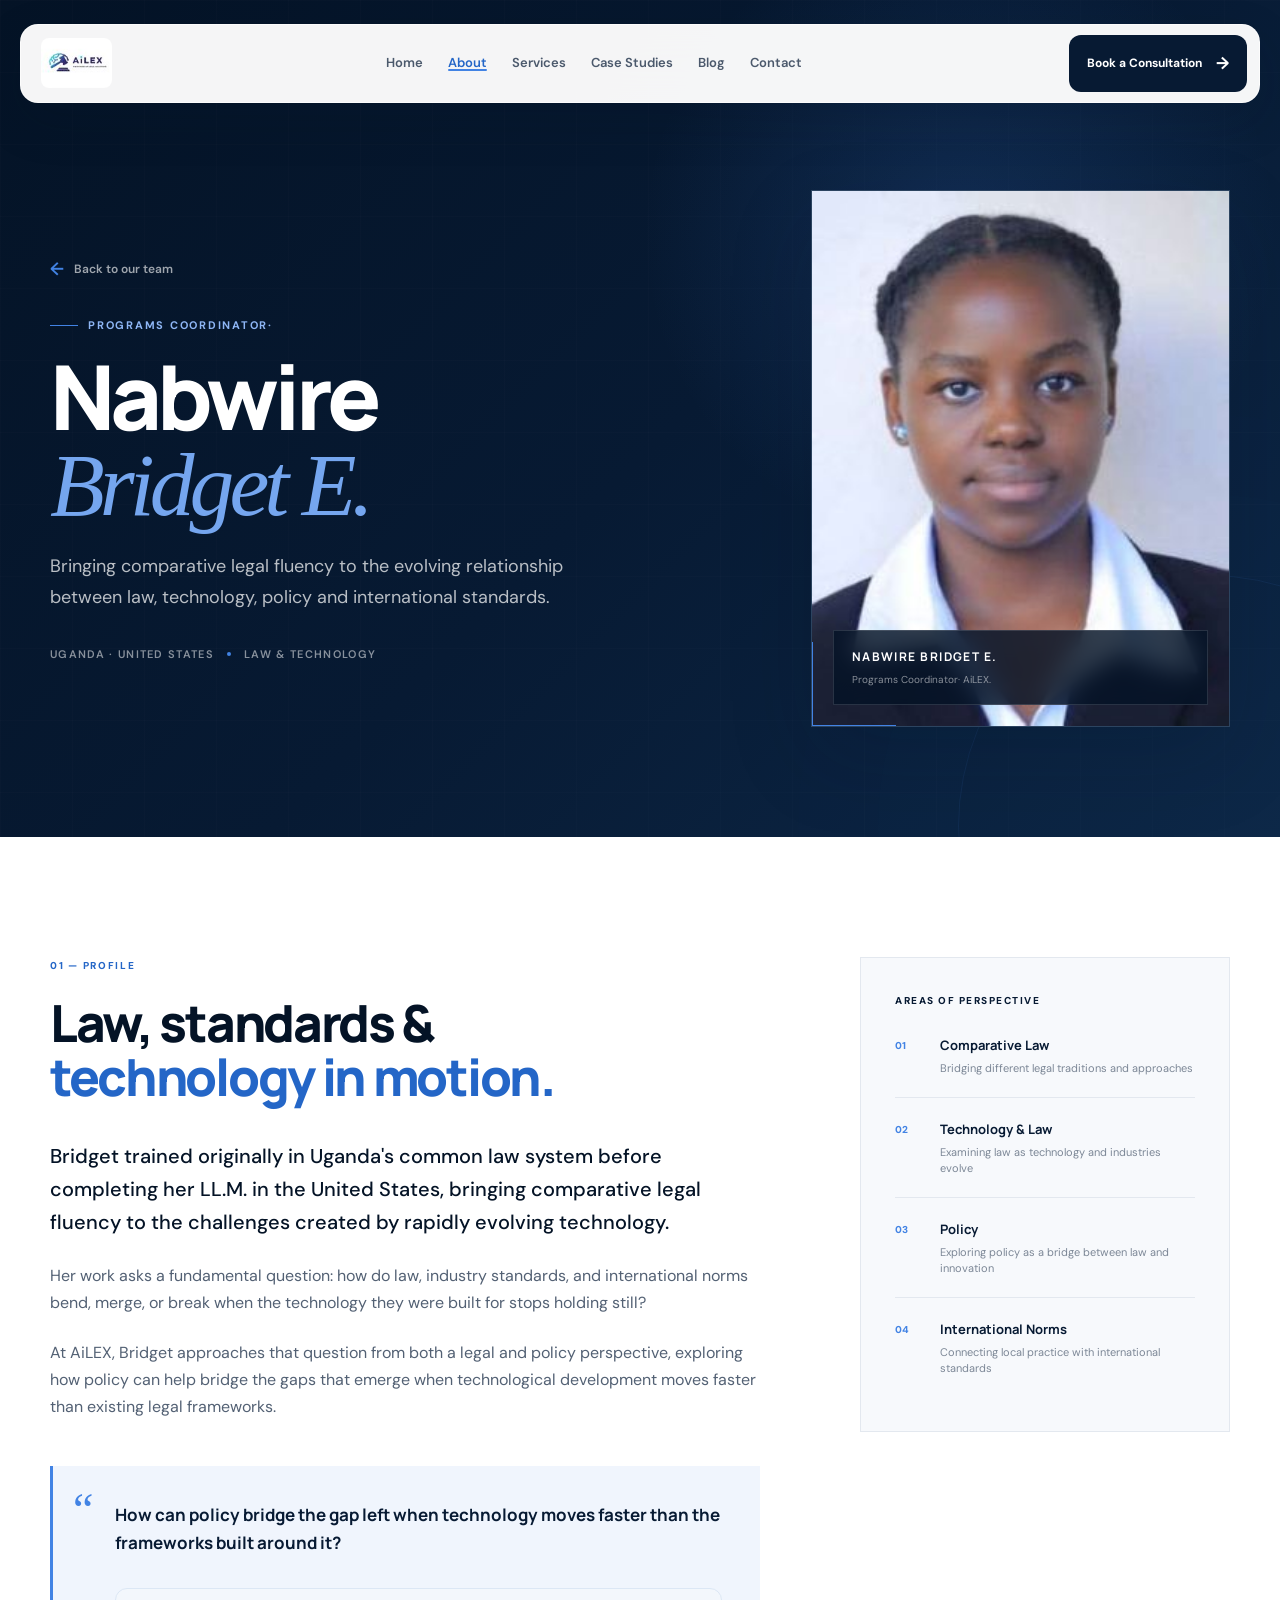
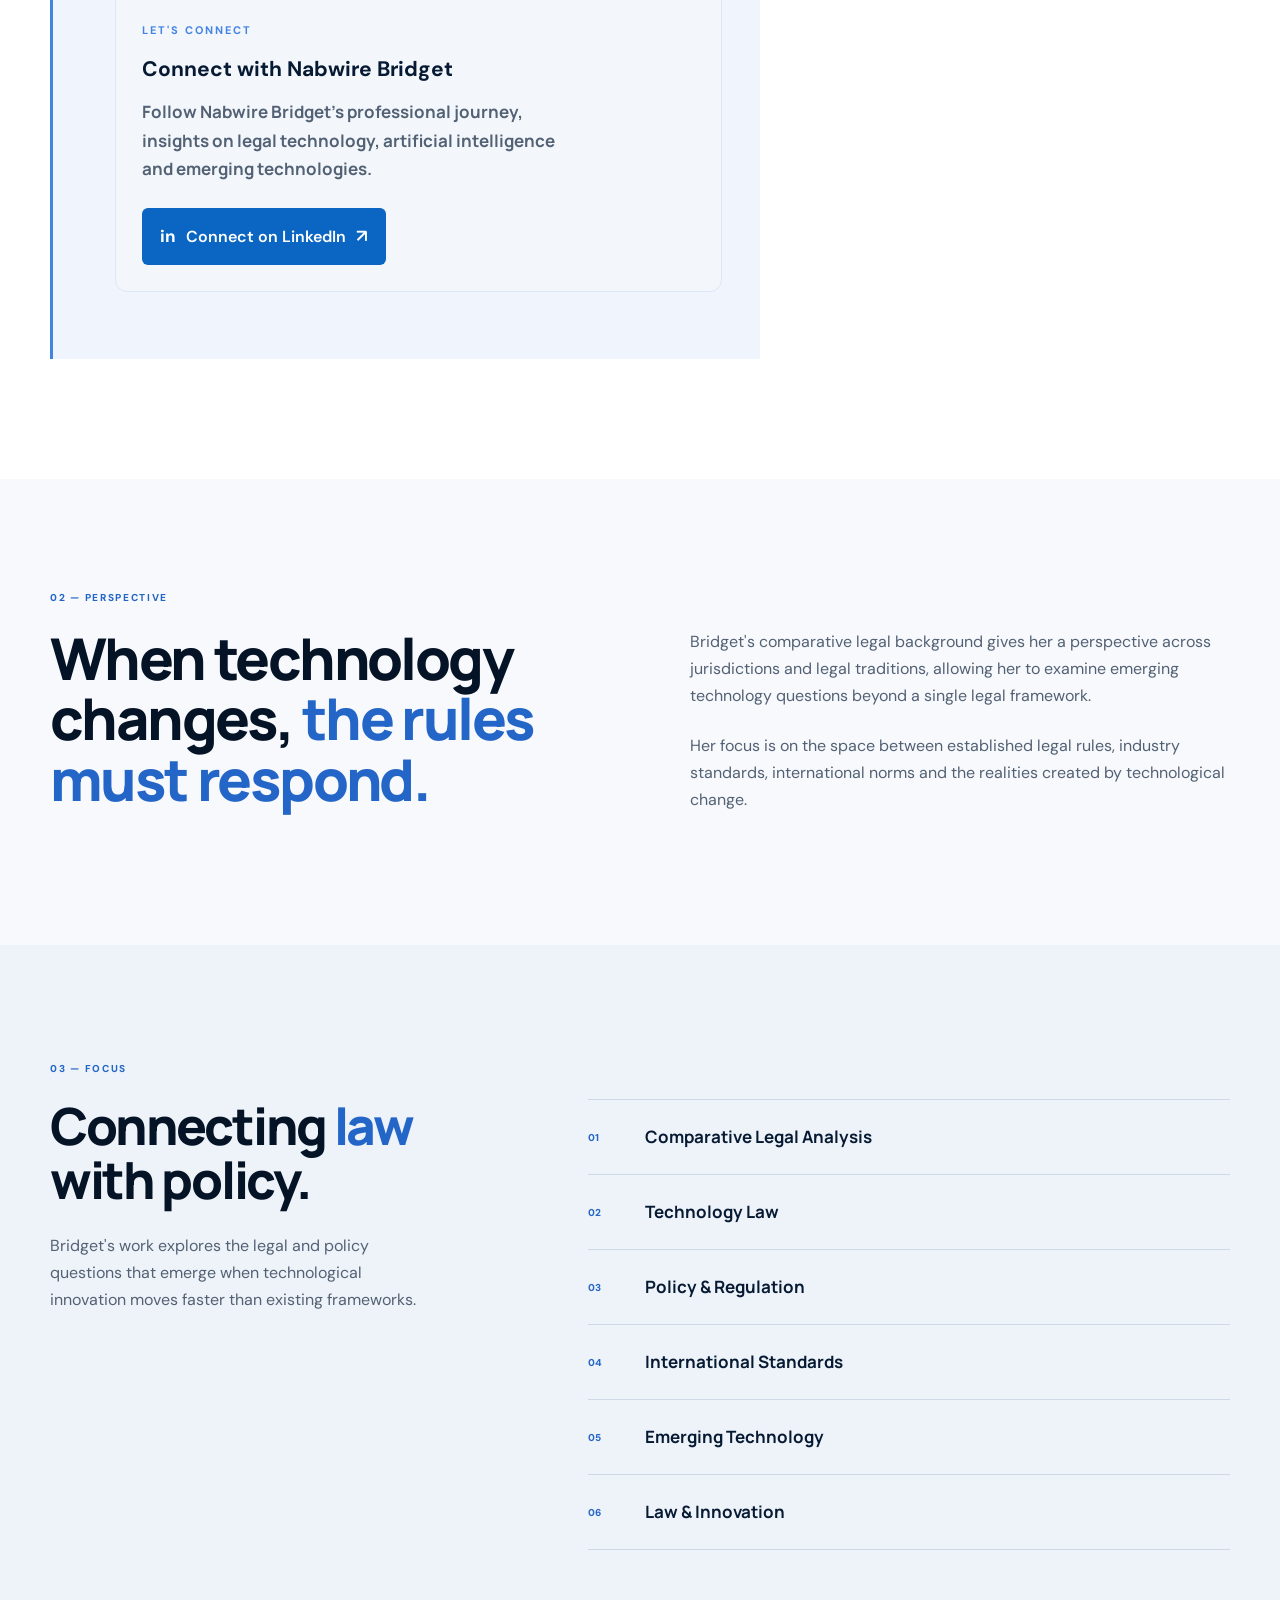
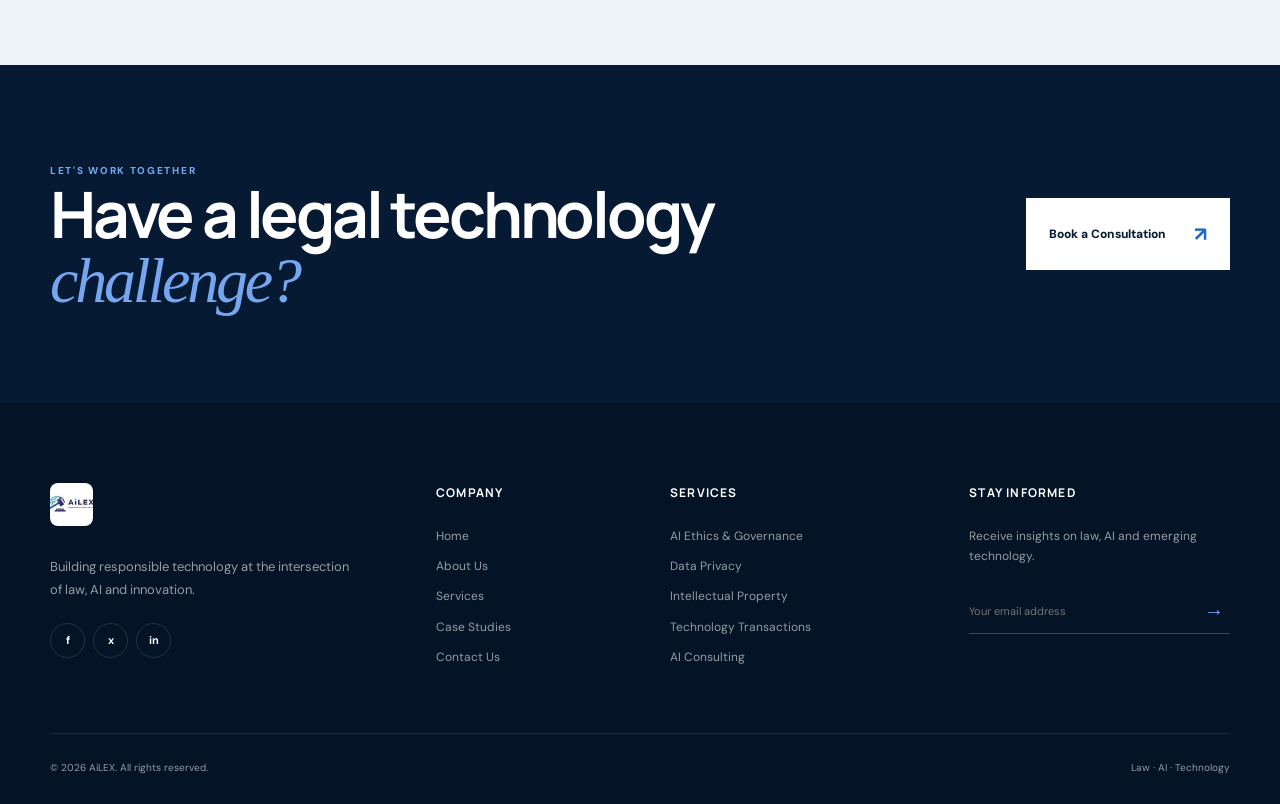
<file: bio-2.html>
<!DOCTYPE html>
<html lang="en">
<head>
    <meta charset="UTF-8">
    <meta name="viewport" content="width=device-width, initial-scale=1.0">
    <meta name="description" content="Nabwire Bridget E. — Programs Coordinator of AiLEX.">
    <title>AiLEX</title>
    <link rel="stylesheet" href="assets/css/bio-2.css">
    <link rel="shortcut icon" type="image/x-icon" href="assets/img/favicon1.jpg">
</head>

<body>

<div id="preloader-active" aria-hidden="true">
    <div class="preloader-mark">
        <img src="assets/img/logo/logo1.jpg" alt="">
        <span></span>
    </div>
</div>

<header class="site-header">
    <div class="nav-container">
        <a href="index.html" class="brand" aria-label="Ailex Tinkerers home">
            <img src="assets/img/logo/logo1.jpg" alt="Ailex Tinkerers" style="height: 50px; width: auto;">
            <div class="brand-text">
                <span class="brand-name"></span>
                <span class="brand-subtitle"></span>
            </div>
        </a>

        <nav class="main-nav" id="main-navigation" aria-label="Main navigation">
            <a href="index.html">Home</a>
            <a href="about.html" class="active">About</a>
            <a href="services.html">Services</a>
            <a href="caseStudies.html">Case Studies</a>
            <a href="blog.html">Blog</a>
            <a href="contact.html">Contact</a>
        </nav>

        <div class="nav-actions">
            <a href="contact.html" class="nav-cta">
                <span>Book a Consultation</span>
                <i>→</i>
            </a>
        </div>

        <button class="mobile-nav-toggle" type="button"
                aria-label="Open navigation"
                aria-expanded="false"
                aria-controls="main-navigation">
            <span></span><span></span><span></span>
        </button>
    </div>
</header>

<main>

    <section class="profile-hero">
        <div class="hero-grid"></div>

        <div class="container hero-container">
            <div class="hero-copy">
                <a href="about.html#team" class="back-link">
                    <span>←</span> Back to our team
                </a>

                <div class="eyebrow">
                    <span></span>
                    Programs Coordinator·
                </div>

                <h1>Nabwire<br><em>Bridget E.</em></h1>

                <p class="hero-intro">
                    Bringing comparative legal fluency to the evolving
                    relationship between law, technology, policy and
                    international standards.
                </p>

                <div class="hero-meta">
                    <span>Uganda · United States</span>
                    <span class="dot"></span>
                    <span>Law &amp; Technology</span>
                </div>
            </div>

            <div class="hero-portrait">
                <div class="portrait-frame">
                    <div class="portrait-accent"></div>

                    <img src="assets/img/team/team_2.jpg"
                         alt="Nabwire Bridget E."
                         onerror="this.style.display='none'; this.parentElement.classList.add('portrait-placeholder');">

                    <div class="portrait-placeholder-content">
                        <span>NBE</span>
                    </div>
                </div>

                <div class="portrait-caption">
                    <strong>NABWIRE BRIDGET E.</strong>
                    <span>Programs Coordinator· AiLEX.</span>
                </div>
            </div>
        </div>
    </section>

    <section class="profile-section">
        <div class="container profile-layout">

            <article class="profile-content">
                <div class="section-label">01 — Profile</div>

                <h2>Law, standards &amp;<br><span>technology in motion.</span></h2>

                <p class="lead">
                    Bridget trained originally in Uganda's common law system
                    before completing her LL.M. in the United States, bringing
                    comparative legal fluency to the challenges created by
                    rapidly evolving technology.
                </p>

                <p>
                    Her work asks a fundamental question: how do law, industry
                    standards, and international norms bend, merge, or break
                    when the technology they were built for stops holding still?
                </p>

                <p>
                    At AiLEX, Bridget approaches that question from
                    both a legal and policy perspective, exploring how policy
                    can help bridge the gaps that emerge when technological
                    development moves faster than existing legal frameworks.
                </p>

                <div class="quote-card">
                    <div class="quote-mark">“</div>
                    <p>
                        How can policy bridge the gap left when technology
                        moves faster than the frameworks built around it?
                    </p>
                    

                <div class="profile-connect">
                    <div class="connect-content">
                        <span class="connect-label">LET'S CONNECT</span>
                        <h3>Connect with Nabwire Bridget</h3>
                        <p>
                            Follow Nabwire Bridget's professional journey, insights on legal
                            technology, artificial intelligence and emerging technologies.
                        </p>
                    </div>

                    <a href=" https://www.linkedin.com/in/bridget-nabwire-a15029219?"
                    target="_blank"
                    rel="noopener noreferrer"
                    class="linkedin-button"
                    aria-label="Connect with Nabwire on LinkedIn">

                        <span class="linkedin-icon">in</span>
                        <span>Connect on LinkedIn</span>
                        <span class="linkedin-arrow">↗</span>
                    </a>
                </div>


                </div>
            </article>

            <aside class="profile-sidebar">
                <div class="info-card">
                    <span class="card-label">Areas of perspective</span>

                    <ul>
                        <li>
                            <span class="number">01</span>
                            <div>
                                <strong>Comparative Law</strong>
                                <small>Bridging different legal traditions and approaches</small>
                            </div>
                        </li>

                        <li>
                            <span class="number">02</span>
                            <div>
                                <strong>Technology &amp; Law</strong>
                                <small>Examining law as technology and industries evolve</small>
                            </div>
                        </li>

                        <li>
                            <span class="number">03</span>
                            <div>
                                <strong>Policy</strong>
                                <small>Exploring policy as a bridge between law and innovation</small>
                            </div>
                        </li>

                        <li>
                            <span class="number">04</span>
                            <div>
                                <strong>International Norms</strong>
                                <small>Connecting local practice with international standards</small>
                            </div>
                        </li>
                    </ul>
                </div>
            </aside>
        </div>
    </section>

    <section class="leadership-section">
        <div class="container">
            <div class="section-label">02 — Perspective</div>

            <div class="leadership-grid">
                <div>
                    <h2>When technology changes, <span>the rules must respond.</span></h2>
                </div>

                <div>
                    <p>
                        Bridget's comparative legal background gives her a
                        perspective across jurisdictions and legal traditions,
                        allowing her to examine emerging technology questions
                        beyond a single legal framework.
                    </p>

                    <p>
                        Her focus is on the space between established legal
                        rules, industry standards, international norms and the
                        realities created by technological change.
                    </p>
                </div>
            </div>
        </div>
    </section>

    <section class="expertise-section">
        <div class="container">

            <div class="section-label">03 — Focus</div>

            <div class="expertise-grid">
                <div class="expertise-intro">
                    <h2>Connecting <span>law</span><br>with policy.</h2>
                    <p>
                        Bridget's work explores the legal and policy questions
                        that emerge when technological innovation moves faster
                        than existing frameworks.
                    </p>
                </div>

                <div class="expertise-list">
                    <div class="expertise-item">
                        <span>01</span>
                        <strong>Comparative Legal Analysis</strong>
                    </div>
                    <div class="expertise-item">
                        <span>02</span>
                        <strong>Technology Law</strong>
                    </div>
                    <div class="expertise-item">
                        <span>03</span>
                        <strong>Policy &amp; Regulation</strong>
                    </div>
                    <div class="expertise-item">
                        <span>04</span>
                        <strong>International Standards</strong>
                    </div>
                    <div class="expertise-item">
                        <span>05</span>
                        <strong>Emerging Technology</strong>
                    </div>
                    <div class="expertise-item">
                        <span>06</span>
                        <strong>Law &amp; Innovation</strong>
                    </div>
                </div>
            </div>
        </div>
    </section>

    <section class="profile-cta">
        <div class="container cta-inner">
            <div>
                <span class="section-label light">Let's work together</span>
                <h2>Have a legal technology<br><em>challenge?</em></h2>
            </div>

            <a href="contact.html" class="cta-button">
                <span>Book a Consultation</span>
                <i>↗</i>
            </a>
        </div>
    </section>

</main>

<footer class="site-footer">
    <div class="container">

        <div class="footer-main">

            <div class="footer-brand">
                <a href="index.html" class="brand footer-logo">
                    <img src="assets/img/logo/logo1.jpg" alt="Ailex Tinkerers">
                    <div class="brand-text">
                        <span class="brand-name"></span>
                        <span class="brand-subtitle"></span>
                    </div>
                </a>

                <p>
                    Building responsible technology at the intersection
                    of law, AI and innovation.
                </p>

                <div class="social-links">
                    <a href="#" aria-label="Facebook">f</a>
                    <a href="#" aria-label="Twitter">x</a>
                    <a href="#" aria-label="LinkedIn">in</a>
                </div>
            </div>

            <div class="footer-column">
                <h4>Company</h4>
                <a href="index.html">Home</a>
                <a href="about.html">About Us</a>
                <a href="services.html">Services</a>
                <a href="caseStudies.html">Case Studies</a>
                <a href="contact.html">Contact Us</a>
            </div>

            <div class="footer-column">
                <h4>Services</h4>
                <a href="services.html">AI Ethics &amp; Governance</a>
                <a href="services.html">Data Privacy</a>
                <a href="services.html">Intellectual Property</a>
                <a href="services.html">Technology Transactions</a>
                <a href="services.html">AI Consulting</a>
            </div>

            <div class="footer-column newsletter">
                <h4>Stay informed</h4>
                <p>Receive insights on law, AI and emerging technology.</p>

                <form action="#" method="post">
                    <label for="footer-email" class="sr-only">Email address</label>
                    <div class="newsletter-input">
                        <input id="footer-email" type="email" placeholder="Your email address">
                        <button type="submit" aria-label="Subscribe">→</button>
                    </div>
                </form>
            </div>

        </div>

        <div class="footer-bottom">
            <span>© <span id="current-year"></span> AiLEX. All rights reserved.</span>
            <span>Law · AI · Technology</span>
        </div>
    </div>
</footer>

<script>
document.addEventListener("DOMContentLoaded", function () {
    const toggle = document.querySelector(".mobile-nav-toggle");
    const nav = document.querySelector(".main-nav");
    const actions = document.querySelector(".nav-actions");

    if (toggle && nav) {
        toggle.addEventListener("click", function () {
            const open = nav.classList.toggle("mobile-nav-open");

            if (actions) {
                actions.classList.toggle("mobile-actions-open", open);
            }

            toggle.classList.toggle("active", open);
            toggle.setAttribute("aria-expanded", String(open));
            toggle.setAttribute(
                "aria-label",
                open ? "Close navigation" : "Open navigation"
            );
        });

        nav.querySelectorAll("a").forEach(function (link) {
            link.addEventListener("click", function () {
                nav.classList.remove("mobile-nav-open");

                if (actions) {
                    actions.classList.remove("mobile-actions-open");
                }

                toggle.classList.remove("active");
                toggle.setAttribute("aria-expanded", "false");
                toggle.setAttribute("aria-label", "Open navigation");
            });
        });
    }

    const year = document.getElementById("current-year");
    if (year) year.textContent = new Date().getFullYear();

    setTimeout(hideAilexPreloader, 700);
});

window.addEventListener("load", function () {
    setTimeout(hideAilexPreloader, 250);
});

function hideAilexPreloader() {
    const loader = document.getElementById("preloader-active");

    if (loader) {
        loader.classList.add("preloader-hidden");

        setTimeout(function () {
            if (loader && loader.parentNode) {
                loader.parentNode.removeChild(loader);
            }
        }, 450);
    }
}
</script>

</body>
</html>
</file>
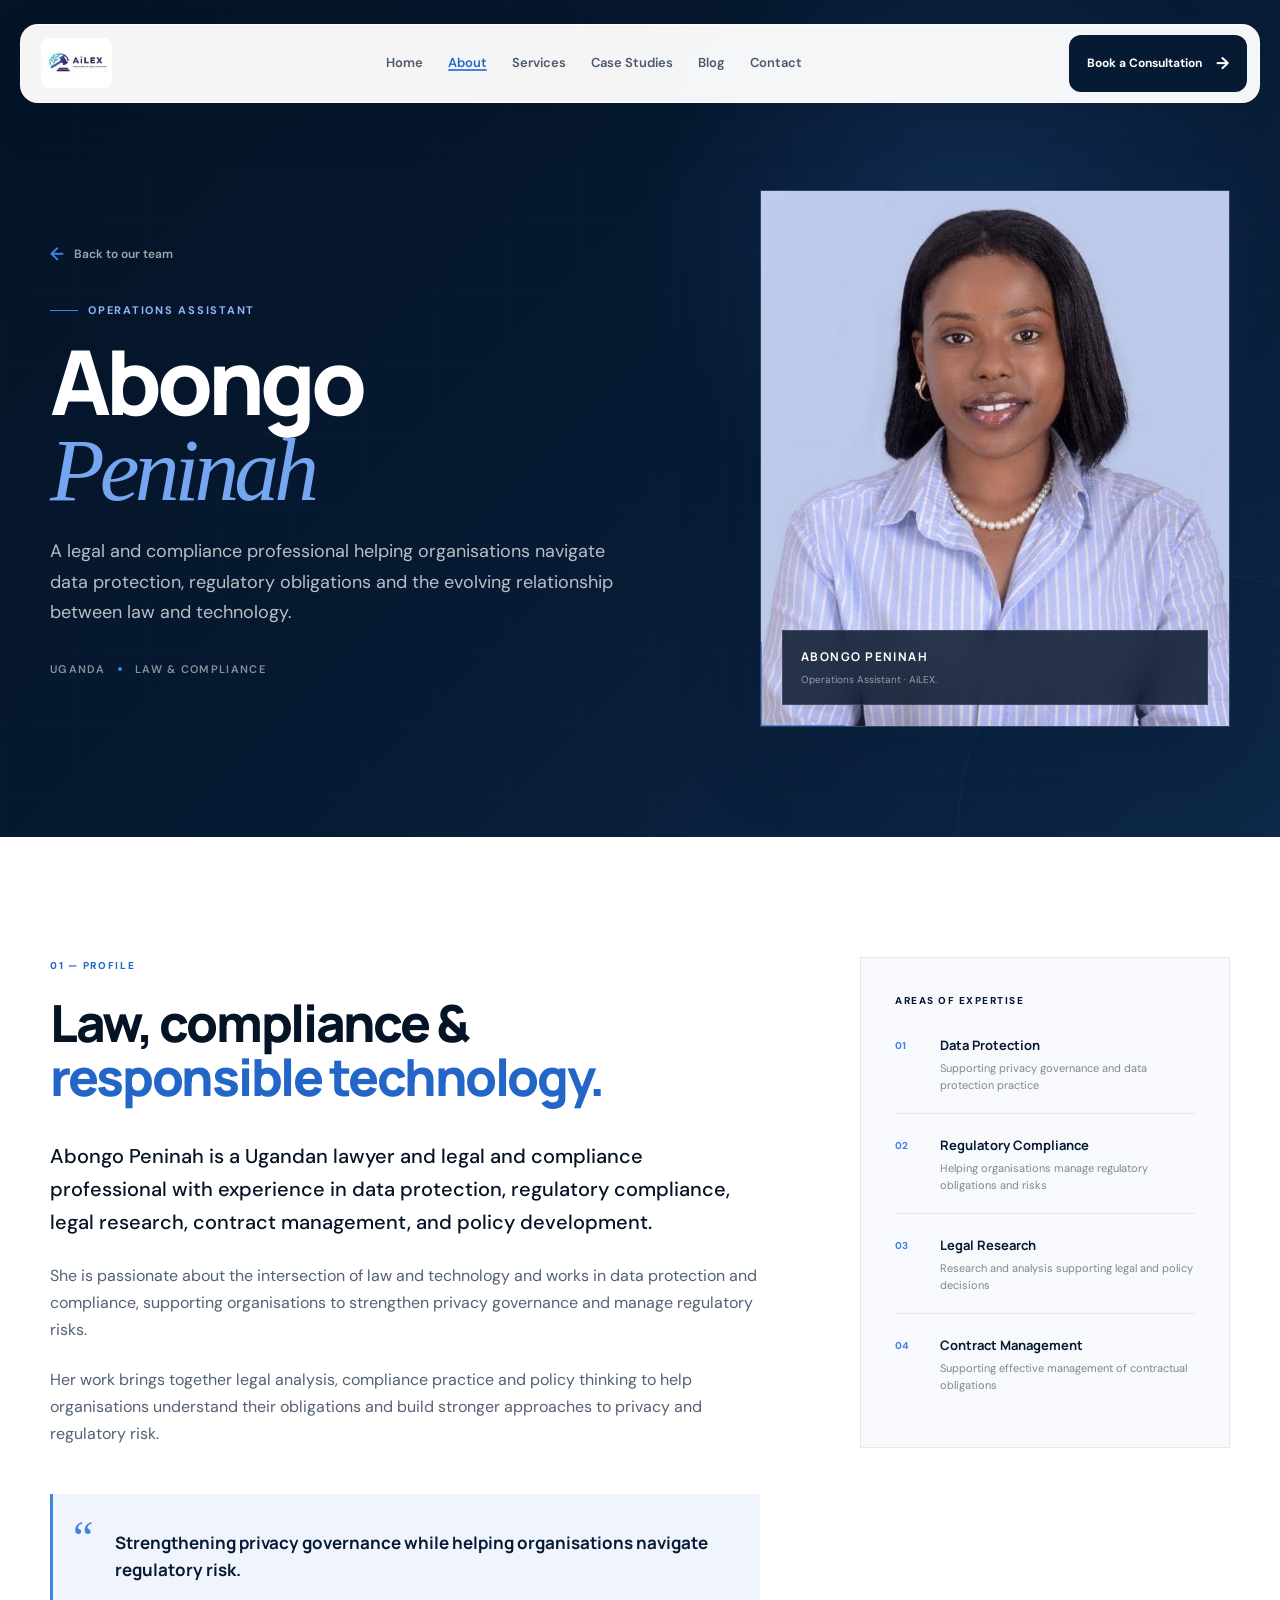
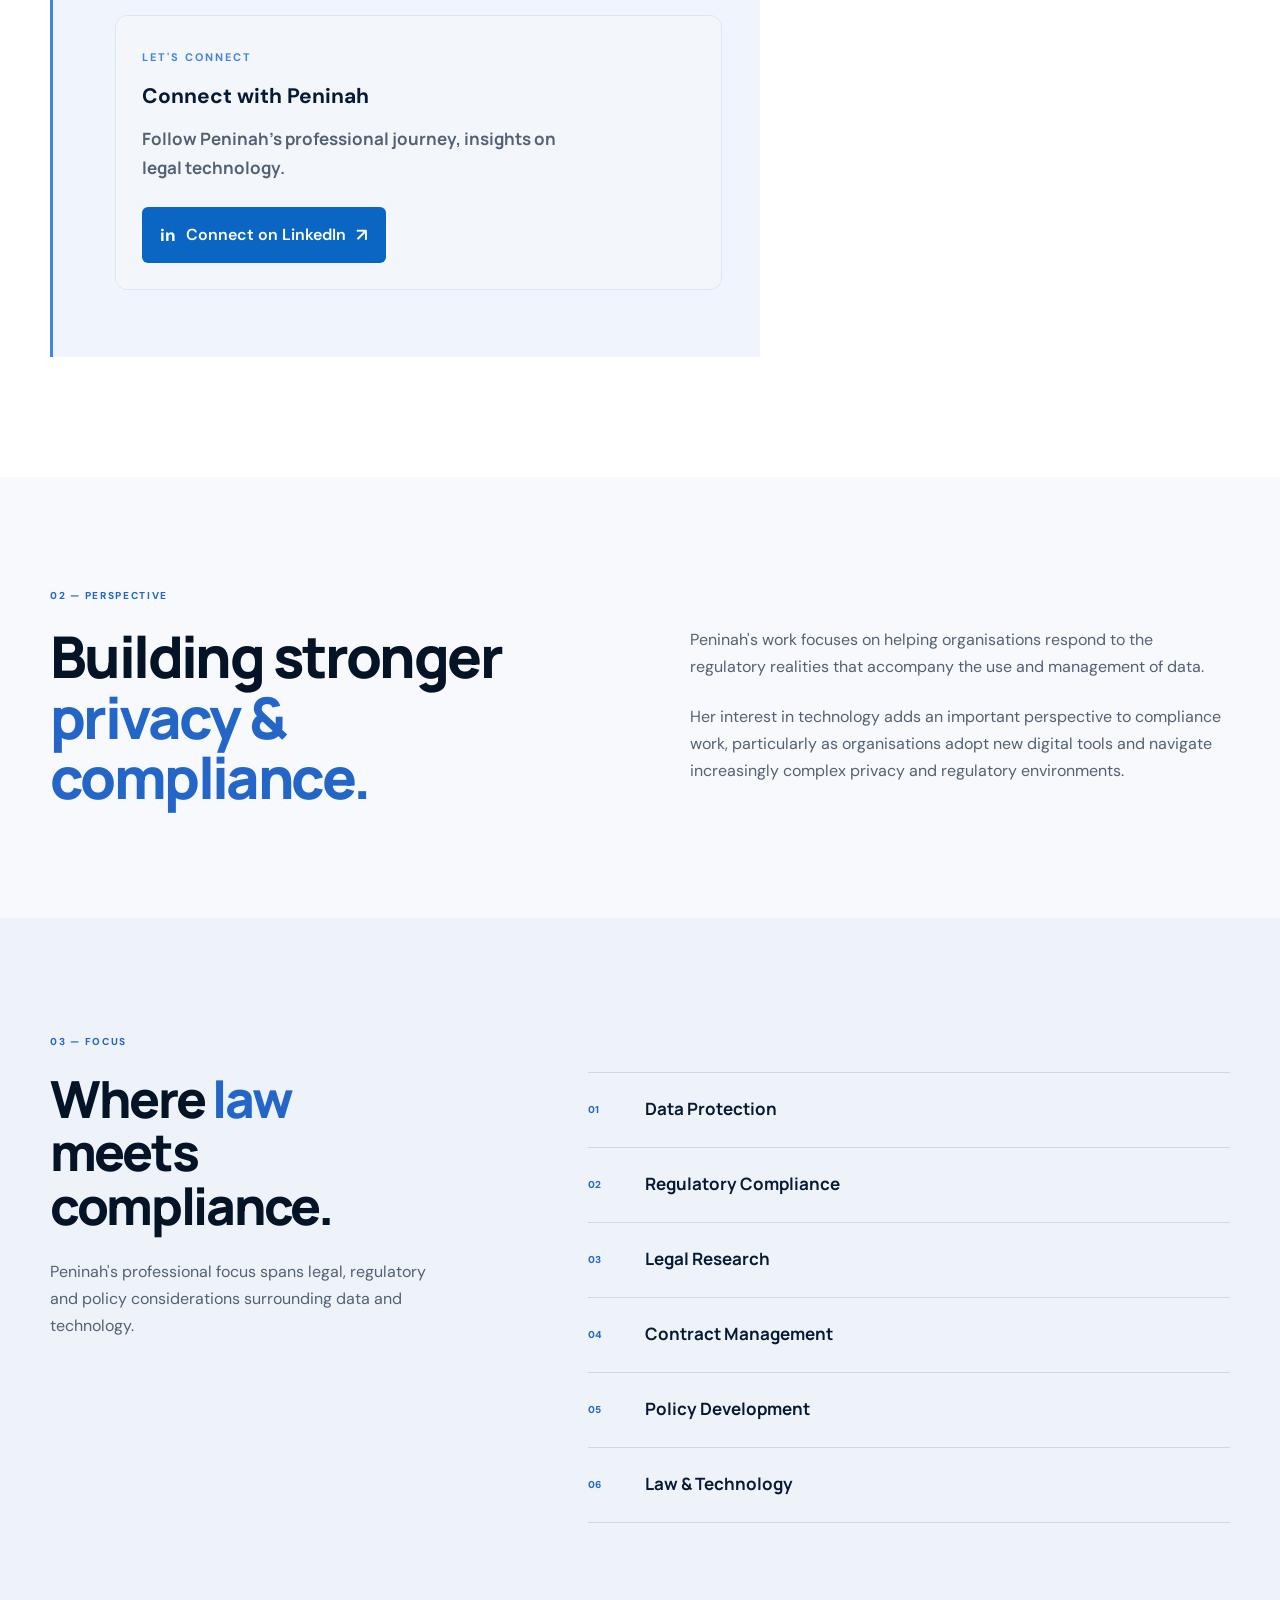
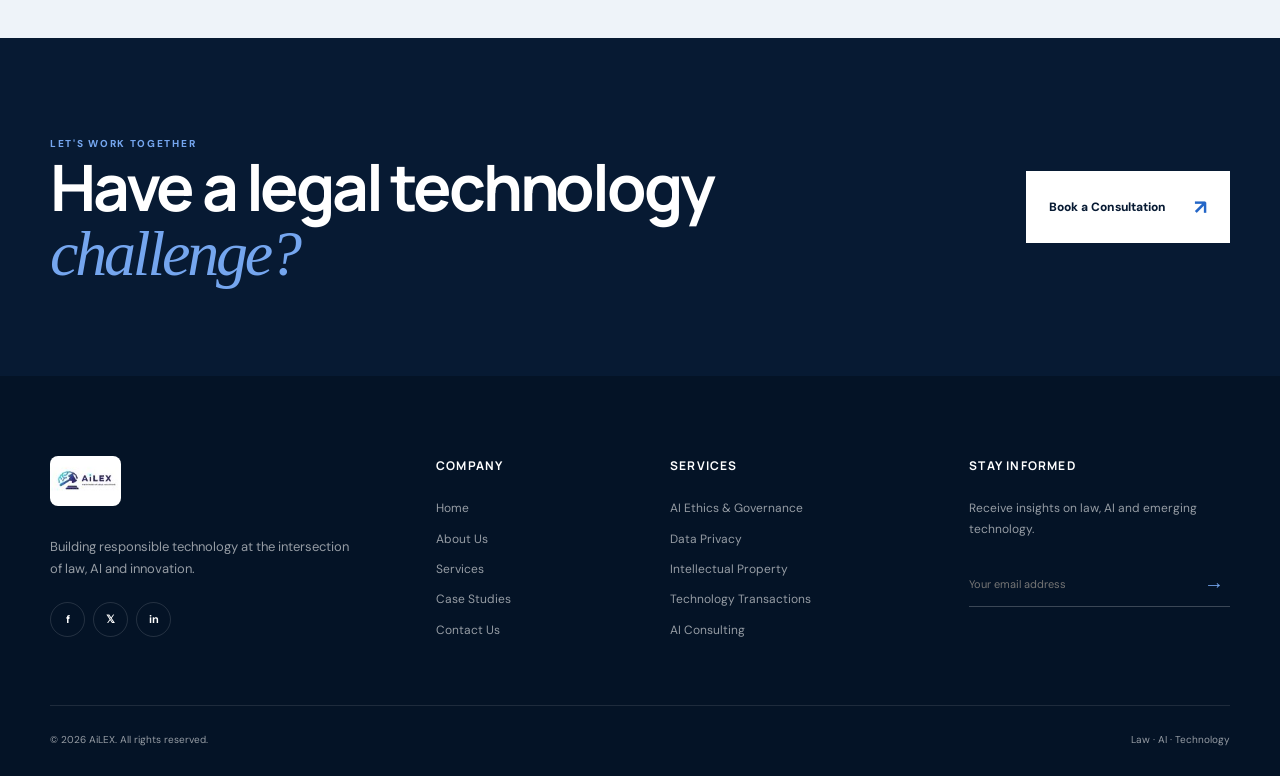
<file: bio-3.html>
<!DOCTYPE html>
<html lang="en">
<head>
    <meta charset="UTF-8">
    <meta name="viewport" content="width=device-width, initial-scale=1.0">
    <meta name="description" content="Abongo Peninah — Operations Assistant of AiLEX.">
    <title>AiLex</title>
    <link rel="shortcut icon" type="image/x-icon" href="assets/img/favicon1.jpg">
    <link rel="stylesheet" href="assets/css/bio-3.css">
</head>

<body>

<div id="preloader-active" aria-hidden="true">
    <div class="preloader-mark">
        <img src="assets/img/logo/logo1.jpg" alt="">
        <span></span>
    </div>
</div>

<header class="site-header">
    <div class="nav-container">
        <a href="index.html" class="brand" aria-label="Ailex Tinkerers home">
            <img src="assets/img/logo/logo1.jpg" alt="Ailex Tinkerers" style="height: 50px; width: auto;">
            <div class="brand-text">
                <span class="brand-name"></span>
                <span class="brand-subtitle"></span>
            </div>
        </a>

        <nav class="main-nav" id="main-navigation" aria-label="Main navigation">
            <a href="index.html">Home</a>
            <a href="about.html" class="active">About</a>
            <a href="services.html">Services</a>
            <a href="caseStudies.html">Case Studies</a>
            <a href="blog.html">Blog</a>
            <a href="contact.html">Contact</a>
        </nav>

        <div class="nav-actions">
            <a href="contact.html" class="nav-cta">
                <span>Book a Consultation</span>
                <i>→</i>
            </a>
        </div>

        <button class="mobile-nav-toggle" type="button"
                aria-label="Open navigation"
                aria-expanded="false"
                aria-controls="main-navigation">
            <span></span><span></span><span></span>
        </button>
    </div>
</header>

<main>

    <section class="profile-hero">
        <div class="hero-grid"></div>

        <div class="container hero-container">
            <div class="hero-copy">
                <a href="about.html#team" class="back-link">
                    <span>←</span> Back to our team
                </a>

                <div class="eyebrow">
                    <span></span>
                    Operations Assistant
                </div>

                <h1>Abongo<br><em>Peninah</em></h1>

                <p class="hero-intro">
                    A legal and compliance professional helping organisations
                    navigate data protection, regulatory obligations and the
                    evolving relationship between law and technology.
                </p>

                <div class="hero-meta">
                    <span>Uganda</span>
                    <span class="dot"></span>
                    <span>Law &amp; Compliance</span>
                </div>
            </div>

            <div class="hero-portrait">
                <div class="portrait-frame">
                    <div class="portrait-accent"></div>

                    <img src="assets/img/team/team_3.jpeg"
                         alt="Abongo Peninah"
                         onerror="this.style.display='none'; this.parentElement.classList.add('portrait-placeholder');">

                    <div class="portrait-placeholder-content">
                        <span>AP</span>
                    </div>
                </div>

                <div class="portrait-caption">
                    <strong>ABONGO PENINAH</strong>
                    <span>Operations Assistant · AiLEX.</span>
                </div>
            </div>
        </div>
    </section>

    <section class="profile-section">
        <div class="container profile-layout">

            <article class="profile-content">
                <div class="section-label">01 — Profile</div>

                <h2>Law, compliance &amp;<br><span>responsible technology.</span></h2>

                <p class="lead">
                    Abongo Peninah is a Ugandan lawyer and legal and compliance
                    professional with experience in data protection, regulatory
                    compliance, legal research, contract management, and policy
                    development.
                </p>

                <p>
                    She is passionate about the intersection of law and
                    technology and works in data protection and compliance,
                    supporting organisations to strengthen privacy governance
                    and manage regulatory risks.
                </p>

                <p>
                    Her work brings together legal analysis, compliance
                    practice and policy thinking to help organisations
                    understand their obligations and build stronger approaches
                    to privacy and regulatory risk.
                </p>

                <div class="quote-card">
                    <div class="quote-mark">“</div>
                    <p>
                        Strengthening privacy governance while helping
                        organisations navigate regulatory risk.
                    </p>



                <div class="profile-connect">
                    <div class="connect-content">
                        <span class="connect-label">LET'S CONNECT</span>
                        <h3>Connect with Peninah</h3>
                        <p>
                            Follow Peninah's professional journey, insights on legal
                            technology.
                        </p>
                    </div>

                    <a href="https://www.linkedin.com/in/abongopeninah256?"
                    target="_blank"
                    rel="noopener noreferrer"
                    class="linkedin-button"
                    aria-label="Connect with Peninah on LinkedIn">

                        <span class="linkedin-icon">in</span>
                        <span>Connect on LinkedIn</span>
                        <span class="linkedin-arrow">↗</span>
                    </a>
                </div>


                </div>
            </article>

            <aside class="profile-sidebar">
                <div class="info-card">
                    <span class="card-label">Areas of expertise</span>

                    <ul>
                        <li>
                            <span class="number">01</span>
                            <div>
                                <strong>Data Protection</strong>
                                <small>Supporting privacy governance and data protection practice</small>
                            </div>
                        </li>

                        <li>
                            <span class="number">02</span>
                            <div>
                                <strong>Regulatory Compliance</strong>
                                <small>Helping organisations manage regulatory obligations and risks</small>
                            </div>
                        </li>

                        <li>
                            <span class="number">03</span>
                            <div>
                                <strong>Legal Research</strong>
                                <small>Research and analysis supporting legal and policy decisions</small>
                            </div>
                        </li>

                        <li>
                            <span class="number">04</span>
                            <div>
                                <strong>Contract Management</strong>
                                <small>Supporting effective management of contractual obligations</small>
                            </div>
                        </li>
                    </ul>
                </div>
            </aside>
        </div>
    </section>

    <section class="leadership-section">
        <div class="container">
            <div class="section-label">02 — Perspective</div>

            <div class="leadership-grid">
                <div>
                    <h2>Building stronger <span>privacy &amp; compliance.</span></h2>
                </div>

                <div>
                    <p>
                        Peninah's work focuses on helping organisations respond
                        to the regulatory realities that accompany the use and
                        management of data.
                    </p>

                    <p>
                        Her interest in technology adds an important perspective
                        to compliance work, particularly as organisations adopt
                        new digital tools and navigate increasingly complex
                        privacy and regulatory environments.
                    </p>
                </div>
            </div>
        </div>
    </section>

    <section class="expertise-section">
        <div class="container">

            <div class="section-label">03 — Focus</div>

            <div class="expertise-grid">
                <div class="expertise-intro">
                    <h2>Where <span>law</span><br>meets compliance.</h2>
                    <p>
                        Peninah's professional focus spans legal, regulatory
                        and policy considerations surrounding data and
                        technology.
                    </p>
                </div>

                <div class="expertise-list">
                    <div class="expertise-item">
                        <span>01</span>
                        <strong>Data Protection</strong>
                    </div>
                    <div class="expertise-item">
                        <span>02</span>
                        <strong>Regulatory Compliance</strong>
                    </div>
                    <div class="expertise-item">
                        <span>03</span>
                        <strong>Legal Research</strong>
                    </div>
                    <div class="expertise-item">
                        <span>04</span>
                        <strong>Contract Management</strong>
                    </div>
                    <div class="expertise-item">
                        <span>05</span>
                        <strong>Policy Development</strong>
                    </div>
                    <div class="expertise-item">
                        <span>06</span>
                        <strong>Law &amp; Technology</strong>
                    </div>
                </div>
            </div>
        </div>
    </section>

    <section class="profile-cta">
        <div class="container cta-inner">
            <div>
                <span class="section-label light">Let's work together</span>
                <h2>Have a legal technology<br><em>challenge?</em></h2>
            </div>

            <a href="contact.html" class="cta-button">
                <span>Book a Consultation</span>
                <i>↗</i>
            </a>
        </div>
    </section>

</main>

<footer class="site-footer">
    <div class="container">

        <div class="footer-main">

            <div class="footer-brand">
                <a href="index.html" class="brand footer-logo">
                    <img src="assets/img/logo/logo1.jpg" alt="Ailex Tinkerers" style="height: 50px; width: auto;">
                    <div class="brand-text">
                        <span class="brand-name"></span>
                        <span class="brand-subtitle"></span>
                    </div>
                </a>

                <p>
                    Building responsible technology at the intersection
                    of law, AI and innovation.
                </p>

                <div class="social-links">
                    <a href="#" aria-label="Facebook">f</a>
                    <a href="#" aria-label="Twitter">𝕏</a>
                    <a href="#" aria-label="LinkedIn">in</a>
                </div>
            </div>

            <div class="footer-column">
                <h4>Company</h4>
                <a href="index.html">Home</a>
                <a href="about.html">About Us</a>
                <a href="services.html">Services</a>
                <a href="caseStudies.html">Case Studies</a>
                <a href="contact.html">Contact Us</a>
            </div>

            <div class="footer-column">
                <h4>Services</h4>
                <a href="services.html">AI Ethics &amp; Governance</a>
                <a href="services.html">Data Privacy</a>
                <a href="services.html">Intellectual Property</a>
                <a href="services.html">Technology Transactions</a>
                <a href="services.html">AI Consulting</a>
            </div>

            <div class="footer-column newsletter">
                <h4>Stay informed</h4>
                <p>Receive insights on law, AI and emerging technology.</p>

                <form action="#" method="post">
                    <label for="footer-email" class="sr-only">Email address</label>
                    <div class="newsletter-input">
                        <input id="footer-email" type="email" placeholder="Your email address">
                        <button type="submit" aria-label="Subscribe">→</button>
                    </div>
                </form>
            </div>

        </div>

        <div class="footer-bottom">
            <span>© <span id="current-year"></span> AiLEX. All rights reserved.</span>
            <span>Law · AI · Technology</span>
        </div>
    </div>
</footer>

<script>
document.addEventListener("DOMContentLoaded", function () {
    const toggle = document.querySelector(".mobile-nav-toggle");
    const nav = document.querySelector(".main-nav");
    const actions = document.querySelector(".nav-actions");

    if (toggle && nav) {
        toggle.addEventListener("click", function () {
            const open = nav.classList.toggle("mobile-nav-open");

            if (actions) {
                actions.classList.toggle("mobile-actions-open", open);
            }

            toggle.classList.toggle("active", open);
            toggle.setAttribute("aria-expanded", String(open));
            toggle.setAttribute(
                "aria-label",
                open ? "Close navigation" : "Open navigation"
            );
        });

        nav.querySelectorAll("a").forEach(function (link) {
            link.addEventListener("click", function () {
                nav.classList.remove("mobile-nav-open");

                if (actions) {
                    actions.classList.remove("mobile-actions-open");
                }

                toggle.classList.remove("active");
                toggle.setAttribute("aria-expanded", "false");
                toggle.setAttribute("aria-label", "Open navigation");
            });
        });
    }

    const year = document.getElementById("current-year");
    if (year) year.textContent = new Date().getFullYear();

    setTimeout(hideAilexPreloader, 700);
});

window.addEventListener("load", function () {
    setTimeout(hideAilexPreloader, 250);
});

function hideAilexPreloader() {
    const loader = document.getElementById("preloader-active");

    if (loader) {
        loader.classList.add("preloader-hidden");

        setTimeout(function () {
            if (loader && loader.parentNode) {
                loader.parentNode.removeChild(loader);
            }
        }, 450);
    }
}
</script>

</body>
</html>
</file>
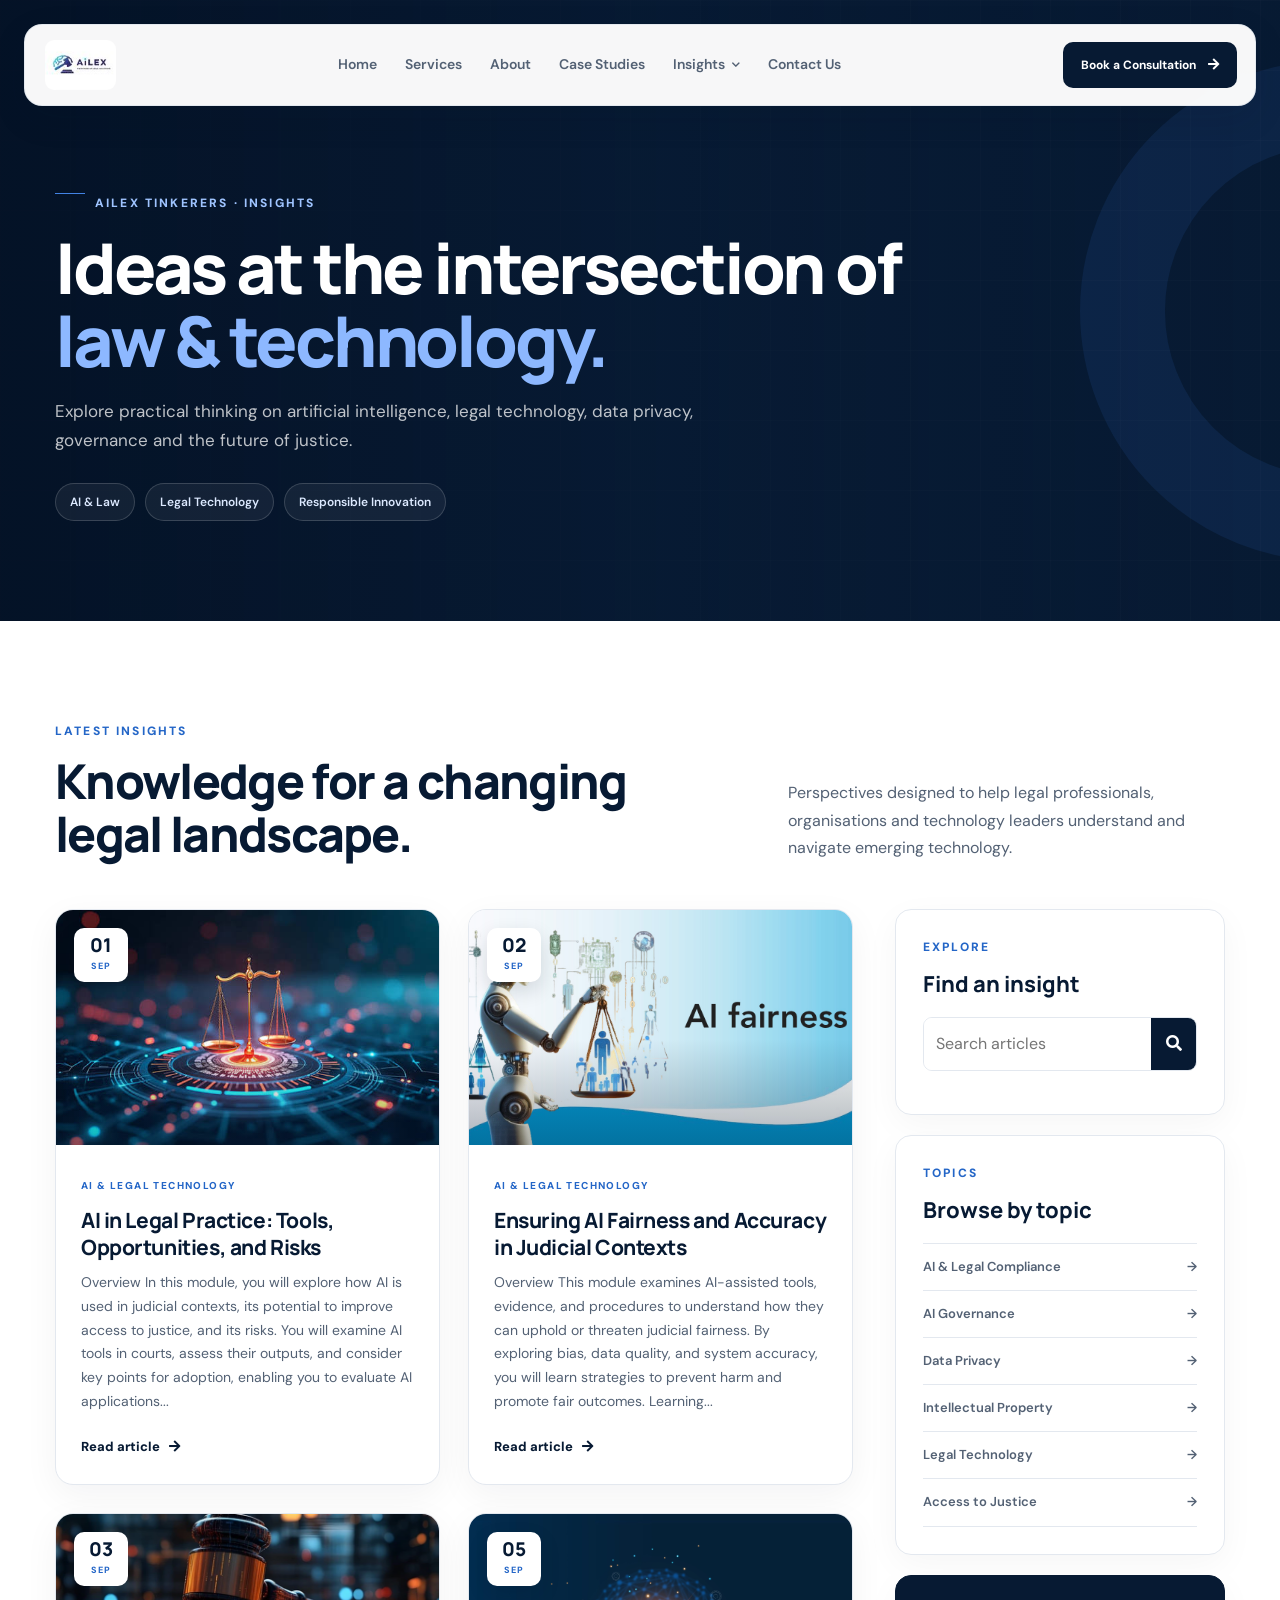
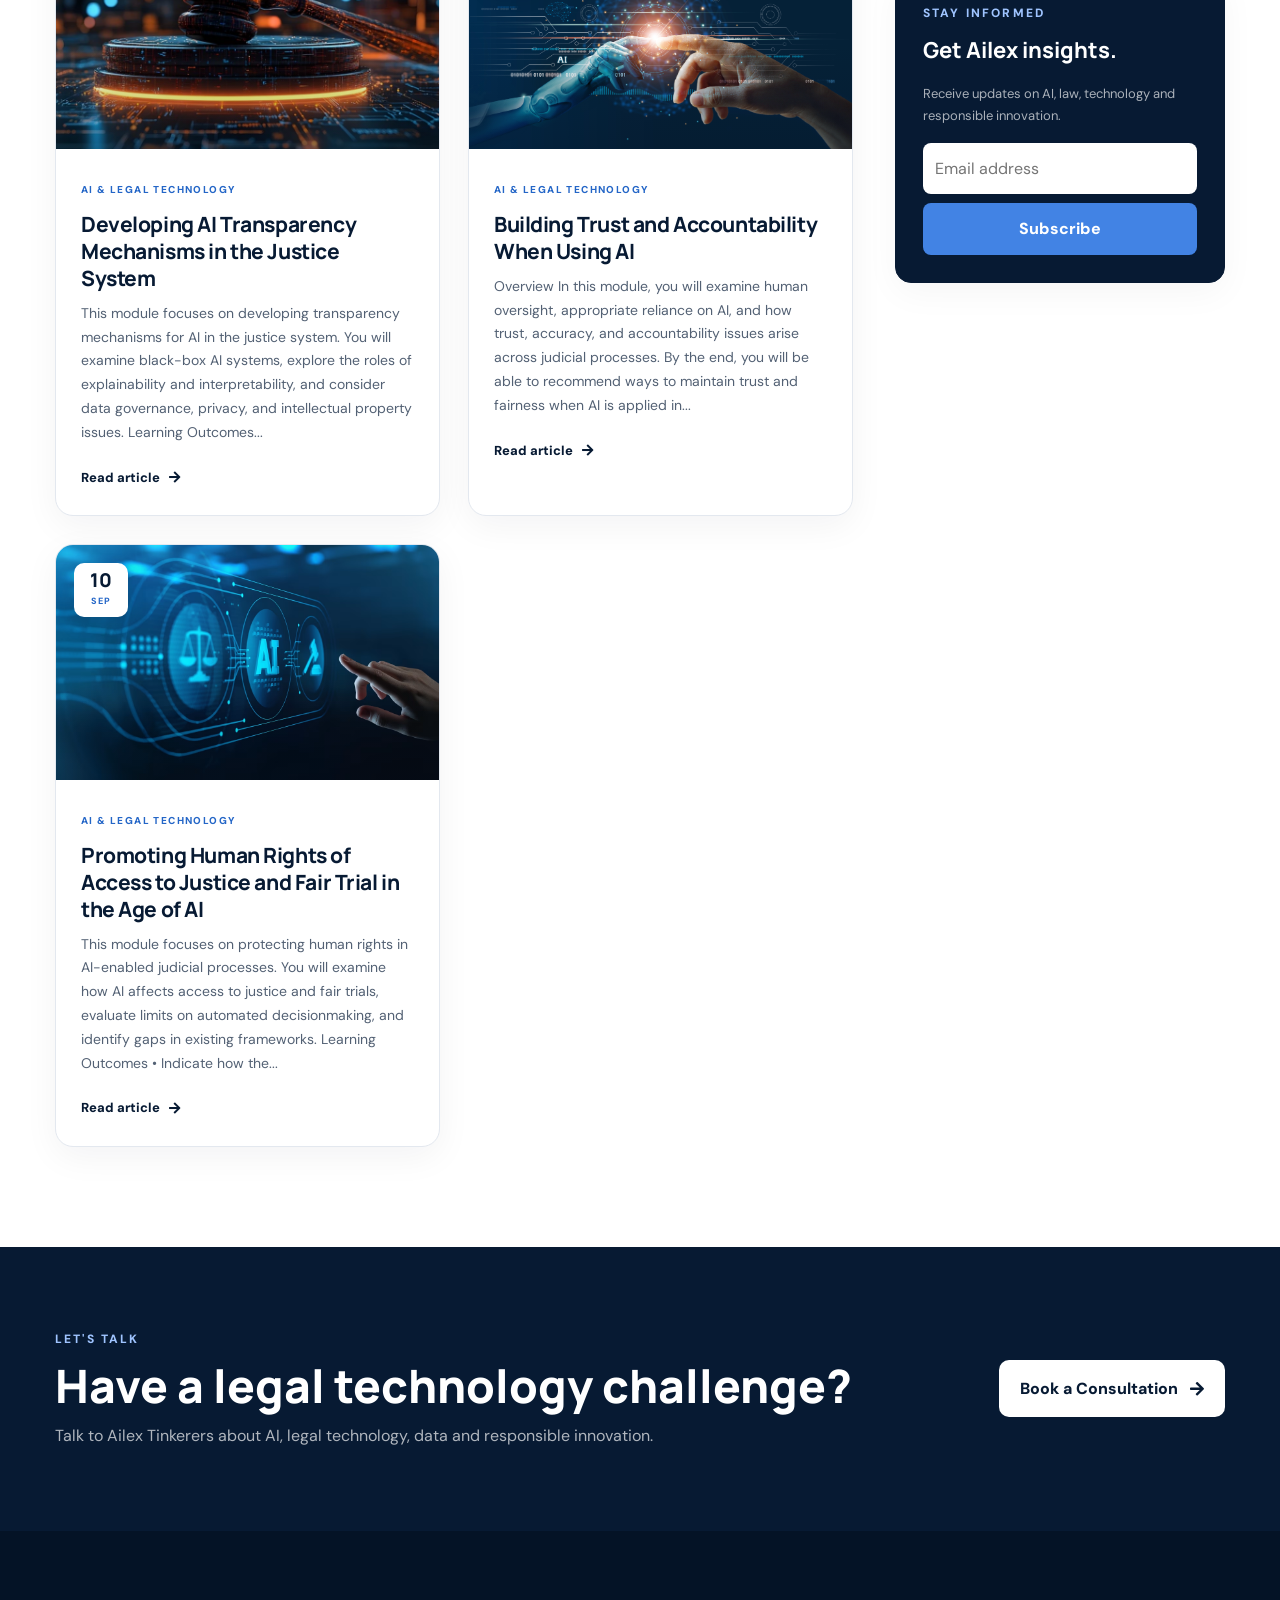
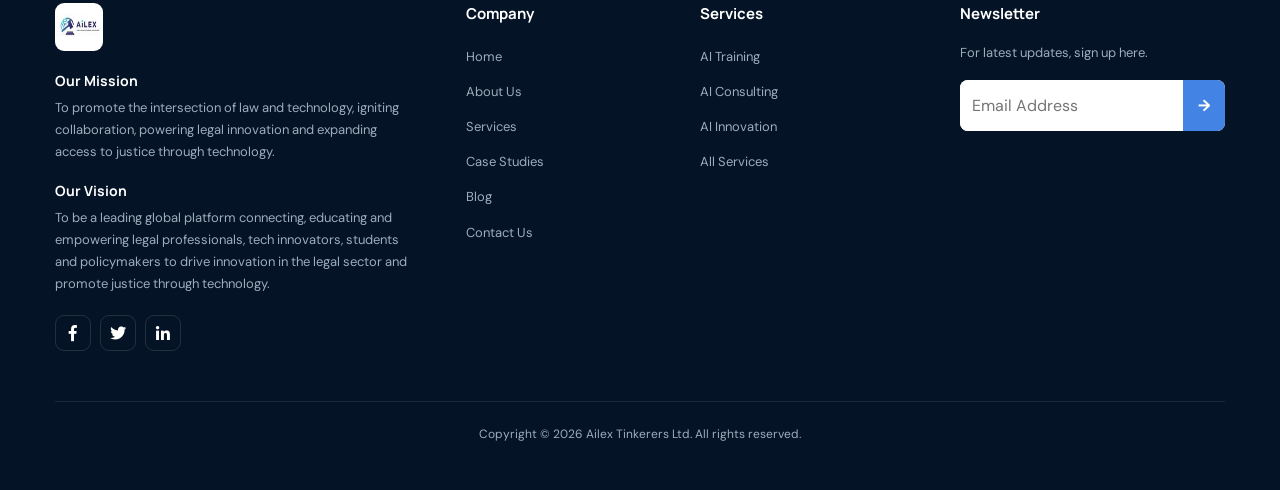
<file: blog.html>
<!doctype html>
<html lang="en"><head>
<meta charset="utf-8"><meta name="viewport" content="width=device-width, initial-scale=1">
<title>AiLex</title>
<meta name="description" content="Insights on AI, law, legal technology, data privacy, governance and responsible innovation from Ailex Tinkerers.">
<link rel="shortcut icon" type="image/x-icon" href="assets/img/favicon1.jpg">
<link rel="stylesheet" href="assets/css/bootstrap.min.css">
<link rel="stylesheet" href="assets/css/fontawesome-all.min.css">
<link rel="stylesheet" href="assets/css/blog.css">
</head><body>

<div id="preloader-active"><div class="preloader-inner"><div class="preloader-circle"></div><div class="preloader-img"><img src="assets/img/logo/logo1.jpeg" alt="Ailex Tinkerers"></div></div></div>

<header class="site-header">
    <div class="nav-container">
        <a href="index.html"
           class="brand"
           aria-label="Ailex Tinkerers Home">
            <img src="assets/img/logo/logo1.jpg" alt="Ailex Tinkerers Ltd." style="height: 50px; width: auto;">
            
        </a>

        <nav class="main-nav" id="main-navigation" aria-label="Main navigation">
            <a href="index.html">Home</a>
            <a href="services.html">Services</a>
            <a href="about.html">About</a>
            <a href="caseStudies.html">Case Studies</a>

            <div class="nav-dropdown-wrapper">
                <button class="nav-dropdown-toggle"
                        type="button"
                        aria-expanded="false">
                    <span>Insights</span>
                    <i class="fas fa-chevron-down" aria-hidden="true"></i>
                </button>

                <div class="nav-dropdown">
                    <a href="blog.html" class="active">Blog</a>
                    <a href="single-blog.html">Blog Details</a>
                </div>
            </div>

            <a href="contact.html">Contact Us</a>
        </nav>

        <div class="nav-actions">
            <a href="contact.html" class="nav-cta">
                <span>Book a Consultation</span>
                <i class="fas fa-arrow-right" aria-hidden="true"></i>
            </a>
        </div>

        <button class="mobile-nav-toggle"
                type="button"
                aria-label="Open navigation"
                aria-expanded="false"
                aria-controls="main-navigation">
            <span></span>
            <span></span>
            <span></span>
        </button>
    </div>
</header>

<main>
<section class="blog-hero"><div class="container"><div class="hero-content">
<span class="eyebrow">Ailex Tinkerers · Insights</span>
<h1>Ideas at the intersection of <span>law &amp; technology.</span></h1>
<p>Explore practical thinking on artificial intelligence, legal technology, data privacy, governance and the future of justice.</p>
<div class="hero-pills"><span>AI &amp; Law</span><span>Legal Technology</span><span>Responsible Innovation</span></div>
</div></div></section>

<section class="blog-section"><div class="container">
<div class="section-heading"><div><span class="section-kicker">Latest Insights</span><h2>Knowledge for a changing legal landscape.</h2></div><p>Perspectives designed to help legal professionals, organisations and technology leaders understand and navigate emerging technology.</p></div>
<div class="blog-layout"><div class="blog-grid"><article class="blog-card">
<a href="single-blog.html" class="blog-image-wrap"><img src="assets/img/blog/single_blog_1.jpg" alt="AI in Legal Practice: Tools, Opportunities, and Risks"><span class="blog-date"><strong>01</strong><small>sep</small></span></a>
<div class="blog-card-body"><span class="blog-category">AI &amp; Legal Technology</span><h2><a href="single-blog.html">AI in Legal Practice: Tools, Opportunities, and Risks</a></h2><p>Overview In this module, you will explore how AI is used in judicial contexts, its potential to improve access to justice, and its risks. You will examine AI tools in courts, assess their outputs, and consider key points for adoption, enabling you to evaluate AI applications...</p><a class="read-more" href="single-blog.html">Read article <i class="fas fa-arrow-right"></i></a></div>
</article>
<article class="blog-card">
<a href="single-blog.html" class="blog-image-wrap"><img src="assets/img/blog/single_blog_2.jpg" alt="Ensuring AI Fairness and Accuracy in Judicial Contexts"><span class="blog-date"><strong>02</strong><small>sep</small></span></a>
<div class="blog-card-body"><span class="blog-category">AI &amp; Legal Technology</span><h2><a href="single-blog.html">Ensuring AI Fairness and Accuracy in Judicial Contexts</a></h2><p>Overview This module examines AI-assisted tools, evidence, and procedures to understand how they can uphold or threaten judicial fairness. By exploring bias, data quality, and system accuracy, you will learn strategies to prevent harm and promote fair outcomes. Learning...</p><a class="read-more" href="single-blog.html">Read article <i class="fas fa-arrow-right"></i></a></div>
</article>
<article class="blog-card">
<a href="single-blog.html" class="blog-image-wrap"><img src="assets/img/blog/single_blog_3.webp" alt="Developing AI Transparency Mechanisms in the Justice System"><span class="blog-date"><strong>03</strong><small>sep</small></span></a>
<div class="blog-card-body"><span class="blog-category">AI &amp; Legal Technology</span><h2><a href="single-blog.html">Developing AI Transparency Mechanisms in the Justice System</a></h2><p>This module focuses on developing transparency mechanisms for AI in the justice system. You will examine black-box AI systems, explore the roles of explainability and interpretability, and consider data governance, privacy, and intellectual property issues. Learning Outcomes...</p><a class="read-more" href="single-blog.html">Read article <i class="fas fa-arrow-right"></i></a></div>
</article>
<article class="blog-card">
<a href="single-blog.html" class="blog-image-wrap"><img src="assets/img/blog/single_blog_4.jpg" alt="Building Trust and Accountability When Using AI"><span class="blog-date"><strong>05</strong><small>sep</small></span></a>
<div class="blog-card-body"><span class="blog-category">AI &amp; Legal Technology</span><h2><a href="single-blog.html">Building Trust and Accountability When Using AI</a></h2><p>Overview In this module, you will examine human oversight, appropriate reliance on AI, and how trust, accuracy, and accountability issues arise across judicial processes. By the end, you will be able to recommend ways to maintain trust and fairness when AI is applied in...</p><a class="read-more" href="single-blog.html">Read article <i class="fas fa-arrow-right"></i></a></div>
</article>
<article class="blog-card">
<a href="single-blog.html" class="blog-image-wrap"><img src="assets/img/blog/single_blog_5.avif" alt="Promoting Human Rights of Access to Justice and Fair Trial in the Age of AI"><span class="blog-date"><strong>10</strong><small>sep</small></span></a>
<div class="blog-card-body"><span class="blog-category">AI &amp; Legal Technology</span><h2><a href="single-blog.html">Promoting Human Rights of Access to Justice and Fair Trial in the Age of AI</a></h2><p>This module focuses on protecting human rights in AI-enabled judicial processes. You will examine how AI affects access to justice and fair trials, evaluate limits on automated decisionmaking, and identify gaps in existing frameworks. Learning Outcomes • Indicate how the...</p><a class="read-more" href="single-blog.html">Read article <i class="fas fa-arrow-right"></i></a></div>
</article>
</div>
<aside class="blog-sidebar">
<div class="sidebar-card"><span class="sidebar-kicker">Explore</span><h3>Find an insight</h3><form id="blog-search-form"><div class="search-box"><input id="blog-search" type="search" placeholder="Search articles" aria-label="Search articles"><button type="submit"><i class="fas fa-search"></i></button></div></form><p id="search-status" class="search-status"></p></div>
<div class="sidebar-card"><span class="sidebar-kicker">Topics</span><h3>Browse by topic</h3><div class="topic-list">
<a href="#">AI &amp; Legal Compliance <span>→</span></a><a href="#">AI Governance <span>→</span></a><a href="#">Data Privacy <span>→</span></a><a href="#">Intellectual Property <span>→</span></a><a href="#">Legal Technology <span>→</span></a><a href="#">Access to Justice <span>→</span></a>
</div></div>
<div class="sidebar-card newsletter-card"><span class="sidebar-kicker">Stay informed</span><h3>Get Ailex insights.</h3><p>Receive updates on AI, law, technology and responsible innovation.</p>
<form class="sidebar-newsletter" target="_blank" action="https://spondonit.us12.list-manage.com/subscribe/post?u=1462626880ade1ac87bd9c93a&amp;id=92a4423d01" method="get"><input type="email" name="email" placeholder="Email address" required><button type="submit">Subscribe</button></form></div>
</aside></div></div></section>

<section class="blog-cta"><div class="container"><div class="cta-inner"><div><span class="section-kicker">Let's Talk</span><h2>Have a legal technology challenge?</h2><p>Talk to Ailex Tinkerers about AI, legal technology, data and responsible innovation.</p></div><a href="contact.html" class="cta-button">Book a Consultation <i class="fas fa-arrow-right"></i></a></div></div></section>
</main>

<footer class="footer-area"><div class="container"><div class="footer-grid">
<div class="footer-brand"><img src="assets/img/logo/logo1.jpg" alt="Ailex Tinkerers"><h4>Our Mission</h4><p>To promote the intersection of law and technology, igniting collaboration, powering legal innovation and expanding access to justice through technology.</p><h4 class="vision-title">Our Vision</h4><p>To be a leading global platform connecting, educating and empowering legal professionals, tech innovators, students and policymakers to drive innovation in the legal sector and promote justice through technology.</p><div class="socials"><a href="#"><i class="fab fa-facebook-f"></i></a><a href="#"><i class="fab fa-twitter"></i></a><a href="https://www.linkedin.com/company/ailex-tinkerers/"><i class="fab fa-linkedin-in"></i></a></div></div>
<div><h4 class="footer-title">Company</h4><ul class="footer-links"><li><a href="index.html">Home</a></li><li><a href="about.html">About Us</a></li><li><a href="services.html">Services</a></li><li><a href="caseStudies.html">Case Studies</a></li><li><a href="blog.html">Blog</a></li><li><a href="contact.html">Contact Us</a></li></ul></div>
<div><h4 class="footer-title">Services</h4><ul class="footer-links"><li><a href="ai-training.html">AI Training</a></li><li><a href="ai-consulting.html">AI Consulting</a></li><li><a href="ai-innovation.html">AI Innovation</a></li><li><a href="services.html">All Services</a></li></ul></div>
<div><h4 class="footer-title">Newsletter</h4><p class="footer-newsletter-copy">For latest updates, sign up here.</p><form class="footer-newsletter" target="_blank" action="https://spondonit.us12.list-manage.com/subscribe/post?u=1462626880ade1ac87bd9c93a&amp;id=92a4423d01" method="get"><input type="email" name="email" placeholder="Email Address" required><button type="submit">→</button></form></div>
</div><div class="footer-bottom">Copyright &copy; <span id="current-year"></span> Ailex Tinkerers Ltd. All rights reserved.</div></div></footer>

<script>
(function(){
function hidePreloader(){var l=document.getElementById("preloader-active");if(l){l.classList.add("preloader-hidden");setTimeout(function(){if(l.parentNode)l.parentNode.removeChild(l)},450)}}
document.addEventListener("DOMContentLoaded",function(){setTimeout(hidePreloader,700)});window.addEventListener("load",function(){setTimeout(hidePreloader,250)});
var t=document.querySelector(".mobile-nav-toggle"),
    n=document.querySelector(".main-nav"),
    dw=document.querySelector(".nav-dropdown-wrapper"),
    dt=document.querySelector(".nav-dropdown-toggle");

if(t&&n){
    t.addEventListener("click",function(){
        var o=n.classList.toggle("mobile-nav-open");
        t.classList.toggle("active",o);
        t.setAttribute("aria-expanded",o?"true":"false");
        t.setAttribute("aria-label",o?"Close navigation":"Open navigation");
    });

    n.querySelectorAll("a").forEach(function(a){
        a.addEventListener("click",function(){
            n.classList.remove("mobile-nav-open");
            t.classList.remove("active");
            t.setAttribute("aria-expanded","false");
            t.setAttribute("aria-label","Open navigation");
        });
    });
}

if(dw&&dt){
    dt.addEventListener("click",function(e){
        e.stopPropagation();
        var o=dw.classList.toggle("open");
        dt.setAttribute("aria-expanded",o?"true":"false");
    });
}

document.addEventListener("click",function(e){
    if(dw&&!dw.contains(e.target)){
        dw.classList.remove("open");
        if(dt)dt.setAttribute("aria-expanded","false");
    }
});

document.getElementById("current-year").textContent=new Date().getFullYear();
var f=document.getElementById("blog-search-form"),i=document.getElementById("blog-search"),s=document.getElementById("search-status");
if(f)f.addEventListener("submit",function(e){e.preventDefault();var q=i.value.trim().toLowerCase(),c=document.querySelectorAll(".blog-card"),v=0;c.forEach(function(x){var m=!q||x.textContent.toLowerCase().indexOf(q)>-1;x.style.display=m?"":"none";if(m)v++});s.textContent=q?(v+" article"+(v===1?"":"s")+" found."):"";if(q&&!v)s.textContent="No articles found for that search.";});
})();
</script>
</body></html>
</file>
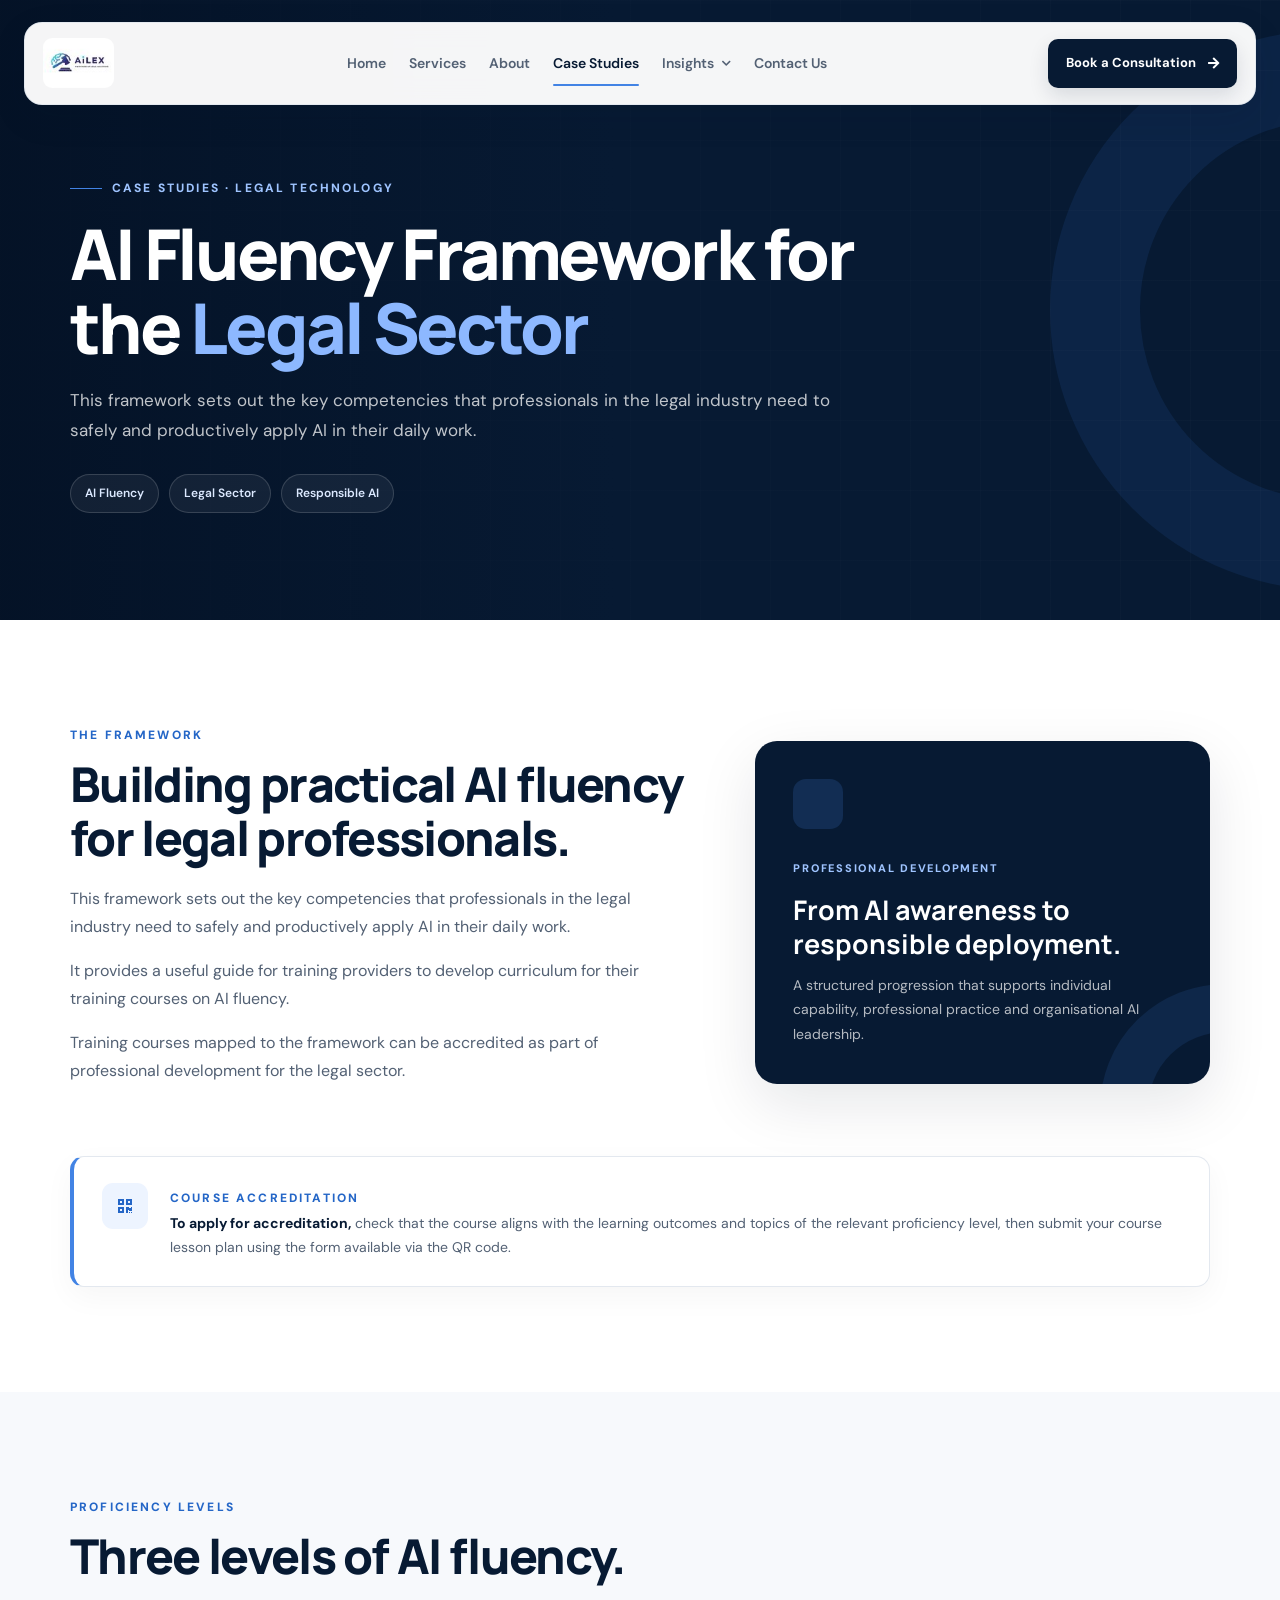
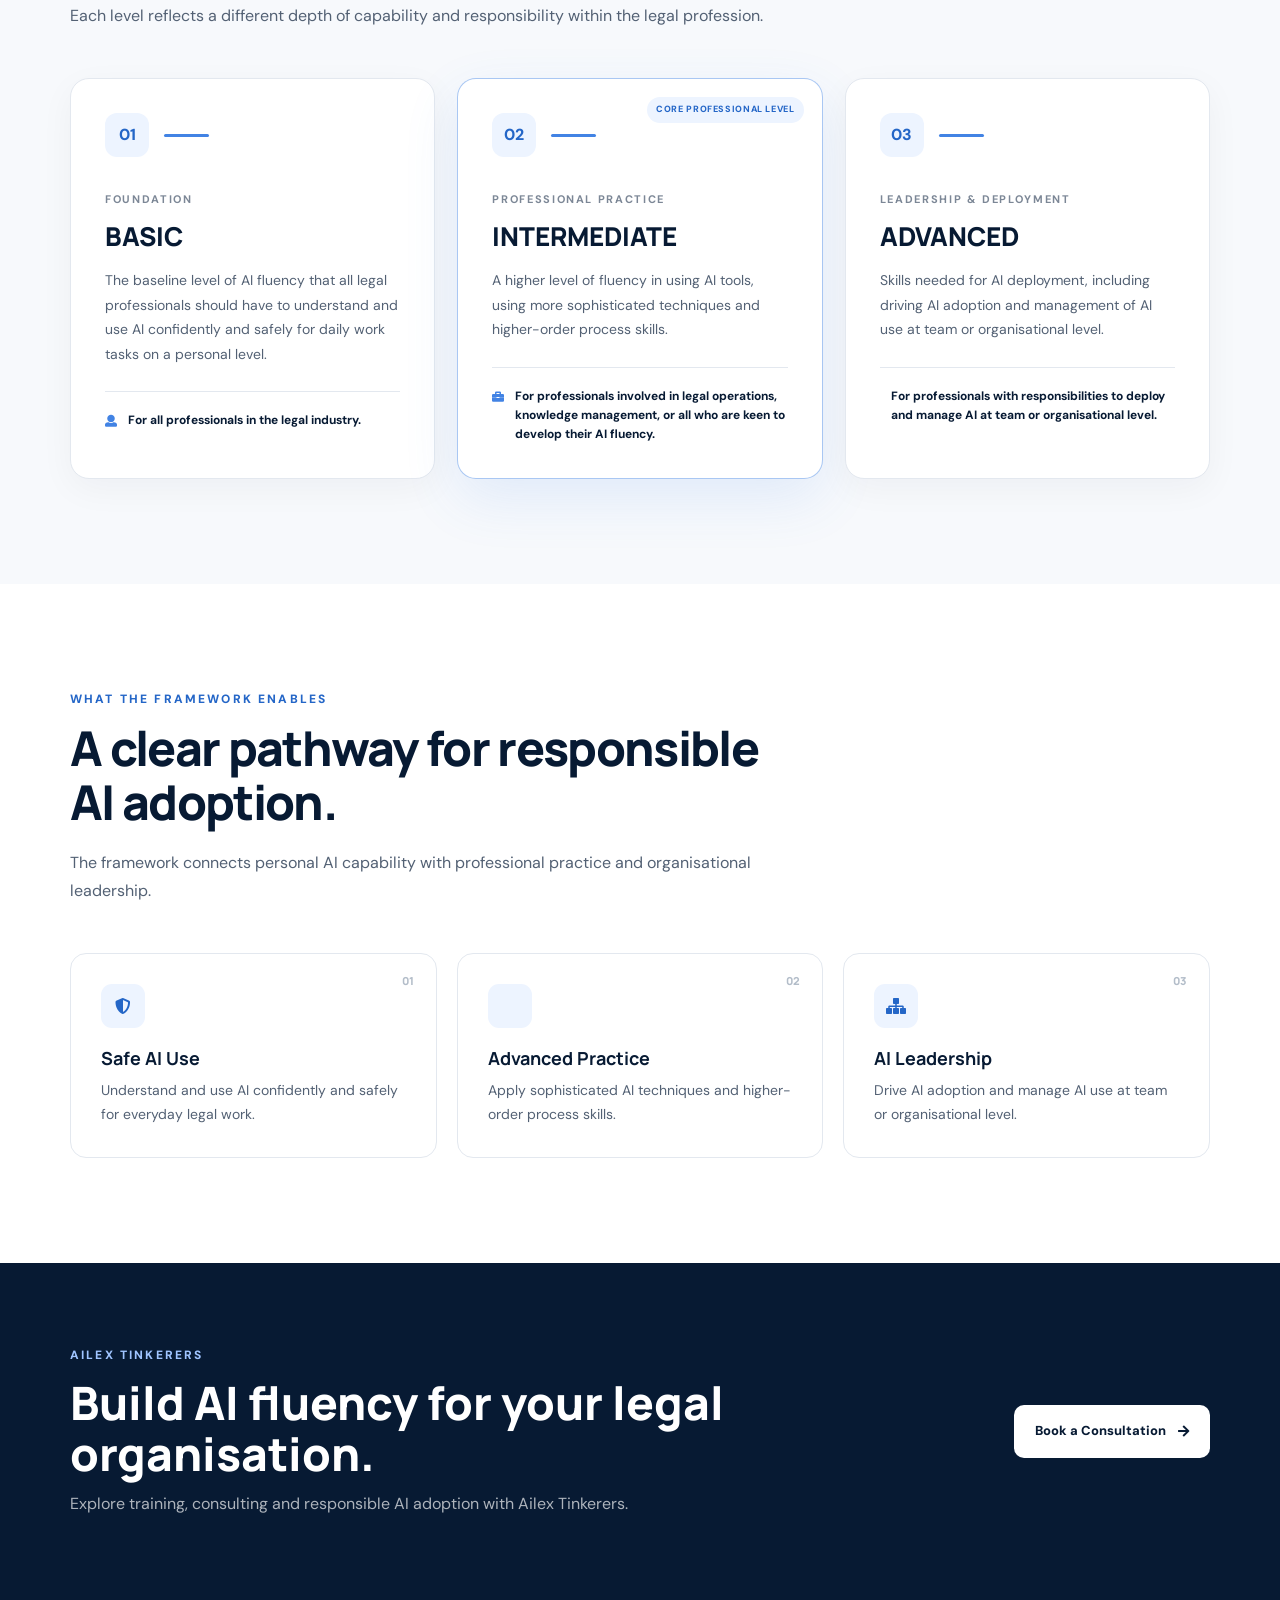
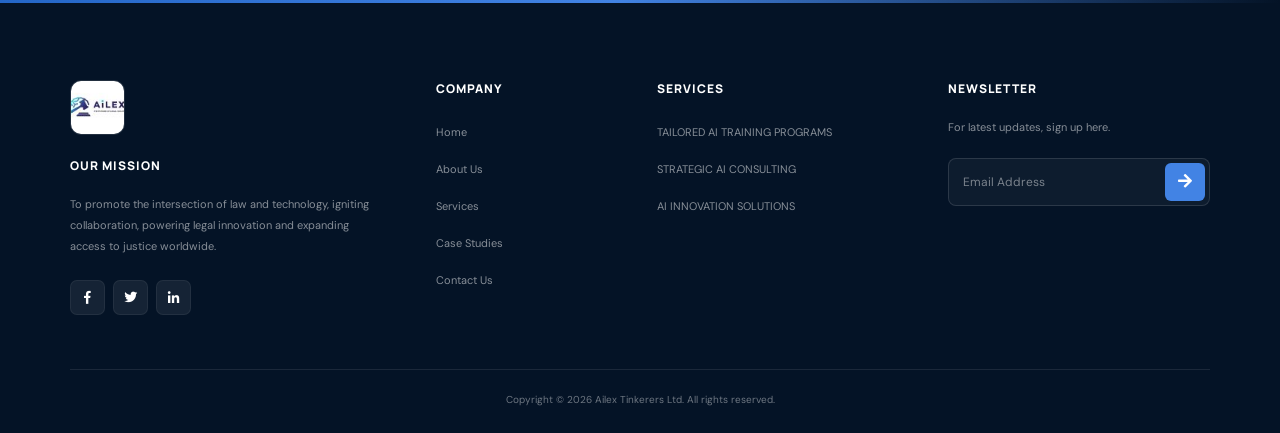
<file: caseStudies.html>
<!doctype html>
<html lang="en">
<head>
<meta charset="utf-8">
<meta name="viewport" content="width=device-width, initial-scale=1">
<title>AiLex</title>
<meta name="description" content="AI Fluency Framework for the Legal Sector — Ailex Tinkerers Ltd.">
<link rel="shortcut icon" type="image/x-icon" href="assets/img/favicon1.jpg">
<link rel="stylesheet" href="assets/css/bootstrap.min.css">
<link rel="stylesheet" href="assets/css/fontawesome-all.min.css">
<link rel="stylesheet" href="assets/css/casestudies.css">
</head>
<body>

<div id="preloader-active">
  <div class="preloader-inner">
    <div class="preloader-circle"></div>
    <div class="preloader-img"><img src="assets/img/logo/logo1.jpeg" alt="Ailex Tinkerers"></div>
  </div>
</div>

 <!-- PREMIUM NAVIGATION -->
<header class="site-header"><div class="nav-container"><a href="index.html" class="brand" aria-label="Ailex Tinkerers Home"><img src="assets/img/logo/logo1.jpg" alt="Ailex Tinkerers Ltd." style="height: 50px; width: auto;"><div class="brand-text"><span class="brand-name"></span><span class="brand-subtitle"></span></div></a><nav class="main-nav" id="main-navigation" aria-label="Main navigation"><a href="index.html">Home</a><a href="services.html">Services</a><a href="about.html">About</a><a href="caseStudies.html" class="active">Case Studies</a><div class="nav-dropdown-wrapper"><button class="nav-dropdown-toggle" type="button" aria-expanded="false"><span>Insights</span><i class="fas fa-chevron-down" aria-hidden="true"></i></button><div class="nav-dropdown"><a href="blog.html">Blog</a><a href="single-blog.html">Blog Details</a><a href="pages.html">Pages</a></div></div><a href="contact.html">Contact Us</a></nav><div class="nav-actions"><a href="contact.html" class="nav-cta"><span>Book a Consultation</span><i class="fas fa-arrow-right" aria-hidden="true"></i></a></div><button class="mobile-nav-toggle" type="button" aria-label="Open navigation" aria-expanded="false" aria-controls="main-navigation"><span></span><span></span><span></span></button></div></header>

<main>
<section class="case-hero">
  <div class="container">
    <div class="hero-content">
      <div class="eyebrow">Case Studies · Legal Technology</div>
      <h1>AI Fluency Framework for the <em>Legal Sector</em></h1>
      <p>This framework sets out the key competencies that professionals in the legal industry need to safely and productively apply AI in their daily work.</p>
      <div class="hero-tags">
        <span>AI Fluency</span><span>Legal Sector</span><span>Responsible AI</span>
      </div>
    </div>
  </div>
</section>

<section class="framework section">
  <div class="container">
    <div class="intro-grid">
      <div>
        <div class="section-kicker">The Framework</div>
        <h2>Building practical AI fluency for legal professionals.</h2>
        <p>This framework sets out the key competencies that professionals in the legal industry need to safely and productively apply AI in their daily work.</p>
        <p>It provides a useful guide for training providers to develop curriculum for their training courses on AI fluency.</p>
        <p>Training courses mapped to the framework can be accredited as part of professional development for the legal sector.</p>
      </div>
      <div class="framework-card">
        <div class="card-icon"><i class="fas fa-scale-balanced"></i></div>
        <span class="card-label">Professional Development</span>
        <h3>From AI awareness to responsible deployment.</h3>
        <p>A structured progression that supports individual capability, professional practice and organisational AI leadership.</p>
      </div>
    </div>

    <div class="accreditation">
      <div class="accreditation-icon"><i class="fas fa-qrcode"></i></div>
      <div>
        <span class="section-kicker">Course Accreditation</span>
        <p><strong>To apply for accreditation,</strong> check that the course aligns with the learning outcomes and topics of the relevant proficiency level, then submit your course lesson plan using the form available via the QR code.</p>
      </div>
    </div>
  </div>
</section>

<section class="levels section section-alt">
  <div class="container">
    <div class="section-heading">
      <div class="section-kicker">Proficiency Levels</div>
      <h2>Three levels of AI fluency.</h2>
      <p>Each level reflects a different depth of capability and responsibility within the legal profession.</p>
    </div>

    <div class="level-grid">
      <article class="level-card">
        <div class="level-top"><span class="level-number">01</span><span class="level-line"></span></div>
        <span class="level-label">Foundation</span>
        <h3>BASIC</h3>
        <p>The baseline level of AI fluency that all legal professionals should have to understand and use AI confidently and safely for daily work tasks on a personal level.</p>
        <div class="audience"><i class="fas fa-user"></i><span>For all professionals in the legal industry.</span></div>
      </article>

      <article class="level-card featured">
        <div class="featured-badge">Core Professional Level</div>
        <div class="level-top"><span class="level-number">02</span><span class="level-line"></span></div>
        <span class="level-label">Professional Practice</span>
        <h3>INTERMEDIATE</h3>
        <p>A higher level of fluency in using AI tools, using more sophisticated techniques and higher-order process skills.</p>
        <div class="audience"><i class="fas fa-briefcase"></i><span>For professionals involved in legal operations, knowledge management, or all who are keen to develop their AI fluency.</span></div>
      </article>

      <article class="level-card">
        <div class="level-top"><span class="level-number">03</span><span class="level-line"></span></div>
        <span class="level-label">Leadership &amp; Deployment</span>
        <h3>ADVANCED</h3>
        <p>Skills needed for AI deployment, including driving AI adoption and management of AI use at team or organisational level.</p>
        <div class="audience"><i class="fas fa-users-cog"></i><span>For professionals with responsibilities to deploy and manage AI at team or organisational level.</span></div>
      </article>
    </div>
  </div>
</section>

<section class="capabilities section">
  <div class="container">
    <div class="section-heading">
      <div class="section-kicker">What the Framework Enables</div>
      <h2>A clear pathway for responsible AI adoption.</h2>
      <p>The framework connects personal AI capability with professional practice and organisational leadership.</p>
    </div>
    <div class="capability-grid">
      <div class="capability"><span>01</span><i class="fas fa-shield-alt"></i><h3>Safe AI Use</h3><p>Understand and use AI confidently and safely for everyday legal work.</p></div>
      <div class="capability"><span>02</span><i class="fas fa-layer-group"></i><h3>Advanced Practice</h3><p>Apply sophisticated AI techniques and higher-order process skills.</p></div>
      <div class="capability"><span>03</span><i class="fas fa-sitemap"></i><h3>AI Leadership</h3><p>Drive AI adoption and manage AI use at team or organisational level.</p></div>
    </div>
  </div>
</section>

<section class="cta-section">
  <div class="container cta-inner">
    <div>
      <div class="section-kicker light">Ailex Tinkerers</div>
      <h2>Build AI fluency for your legal organisation.</h2>
      <p>Explore training, consulting and responsible AI adoption with Ailex Tinkerers.</p>
    </div>
    <a href="contact.html" class="cta-button">Book a Consultation <i class="fas fa-arrow-right"></i></a>
  </div>
</section>
</main>

<footer class="footer-area">
  <div class="container">
    <div class="footer-grid">
      <div class="footer-brand">
        <img src="assets/img/logo/logo1.jpg" alt="Ailex Tinkerers">
        <h4>Our Mission</h4>
        <p>To promote the intersection of law and technology, igniting collaboration, powering legal innovation and expanding access to justice worldwide.</p>
        <div class="footer-social">
          <a href="#" aria-label="Facebook"><i class="fab fa-facebook-f"></i></a>
          <a href="#" aria-label="Twitter"><i class="fab fa-twitter"></i></a>
          <a href="https://www.linkedin.com/company/ailex-tinkerers/" rel="noopener noreferrer" aria-label="LinkedIn"><i class="fab fa-linkedin-in"></i></a>
        </div>
      </div>
      <div>
        <h4 class="footer-title">Company</h4>
        <ul class="footer-links">
          <li><a href="index.html">Home</a></li><li><a href="about.html">About Us</a></li>
          <li><a href="services.html">Services</a></li><li><a href="caseStudies.html">Case Studies</a></li><li><a href="contact.html">Contact Us</a></li>
        </ul>
      </div>
      <div>
        <h4 class="footer-title">Services</h4>
        <ul class="footer-links">
          <li><a href="ai-training.html">TAILORED AI TRAINING PROGRAMS</a></li>
          <li><a href="ai-consulting.html">STRATEGIC AI CONSULTING</a></li>
          <li><a href="ai-innovation.html">AI INNOVATION SOLUTIONS</a></li>
          
        </ul>
      </div>
      <div>
        <h4 class="footer-title">Newsletter</h4>
        <p class="newsletter-copy">For latest updates, sign up here.</p>
        <form class="newsletter-form" target="_blank" action="https://spondonit.us12.list-manage.com/subscribe/post?u=1462626880ade1ac87bd9c93a&amp;id=92a4423d01" method="get">
          <input type="email" name="email" placeholder="Email Address" required>
          <button type="submit" aria-label="Subscribe"><i class="fas fa-arrow-right"></i></button>
        </form>
      </div>
    </div>
    <div class="footer-bottom">Copyright &copy; <span id="current-year"></span> Ailex Tinkerers Ltd. All rights reserved.</div>
  </div>
</footer>

<script>
document.addEventListener("DOMContentLoaded", function () {

    /* =========================
       PRELOADER
    ========================== */

    function hideAilexPreloader() {
        var loader = document.getElementById("preloader-active");

        if (!loader) {
            return;
        }

        loader.classList.add("preloader-hidden");

        window.setTimeout(function () {
            if (loader && loader.parentNode) {
                loader.parentNode.removeChild(loader);
            }
        }, 450);
    }

    window.setTimeout(hideAilexPreloader, 700);

    window.addEventListener("load", function () {
        window.setTimeout(hideAilexPreloader, 250);
    });


    /* =========================
       MOBILE NAVIGATION
    ========================== */

    var toggle = document.querySelector(".mobile-nav-toggle");
    var nav = document.querySelector(".main-nav");
    var dropdownWrapper = document.querySelector(".nav-dropdown-wrapper");
    var dropdownToggle = document.querySelector(".nav-dropdown-toggle");
    if (toggle && nav) {
        toggle.addEventListener("click", function () {
            var isOpen = nav.classList.toggle("mobile-nav-open");
            toggle.classList.toggle("active", isOpen);
            toggle.setAttribute("aria-expanded", isOpen ? "true" : "false");
            toggle.setAttribute("aria-label", isOpen ? "Close navigation" : "Open navigation");
        });
        nav.querySelectorAll("a").forEach(function (link) {
            link.addEventListener("click", function () {
                nav.classList.remove("mobile-nav-open");
                toggle.classList.remove("active");
                toggle.setAttribute("aria-expanded", "false");
                toggle.setAttribute("aria-label", "Open navigation");
            });
        });
    }
    if (dropdownWrapper && dropdownToggle) {
        dropdownToggle.addEventListener("click", function (event) {
            event.stopPropagation();
            var isOpen = dropdownWrapper.classList.toggle("open");
            dropdownToggle.setAttribute("aria-expanded", isOpen ? "true" : "false");
        });
    }
    document.addEventListener("click", function (event) {
        if (dropdownWrapper && !dropdownWrapper.contains(event.target)) {
            dropdownWrapper.classList.remove("open");
            if (dropdownToggle) dropdownToggle.setAttribute("aria-expanded", "false");
        }
    });

    /* =========================
       CURRENT YEAR
    ========================== */

    var currentYear = document.getElementById("current-year");

    if (currentYear) {
        currentYear.textContent = new Date().getFullYear();
    }

});
</script>
</body>
</html>
</file>
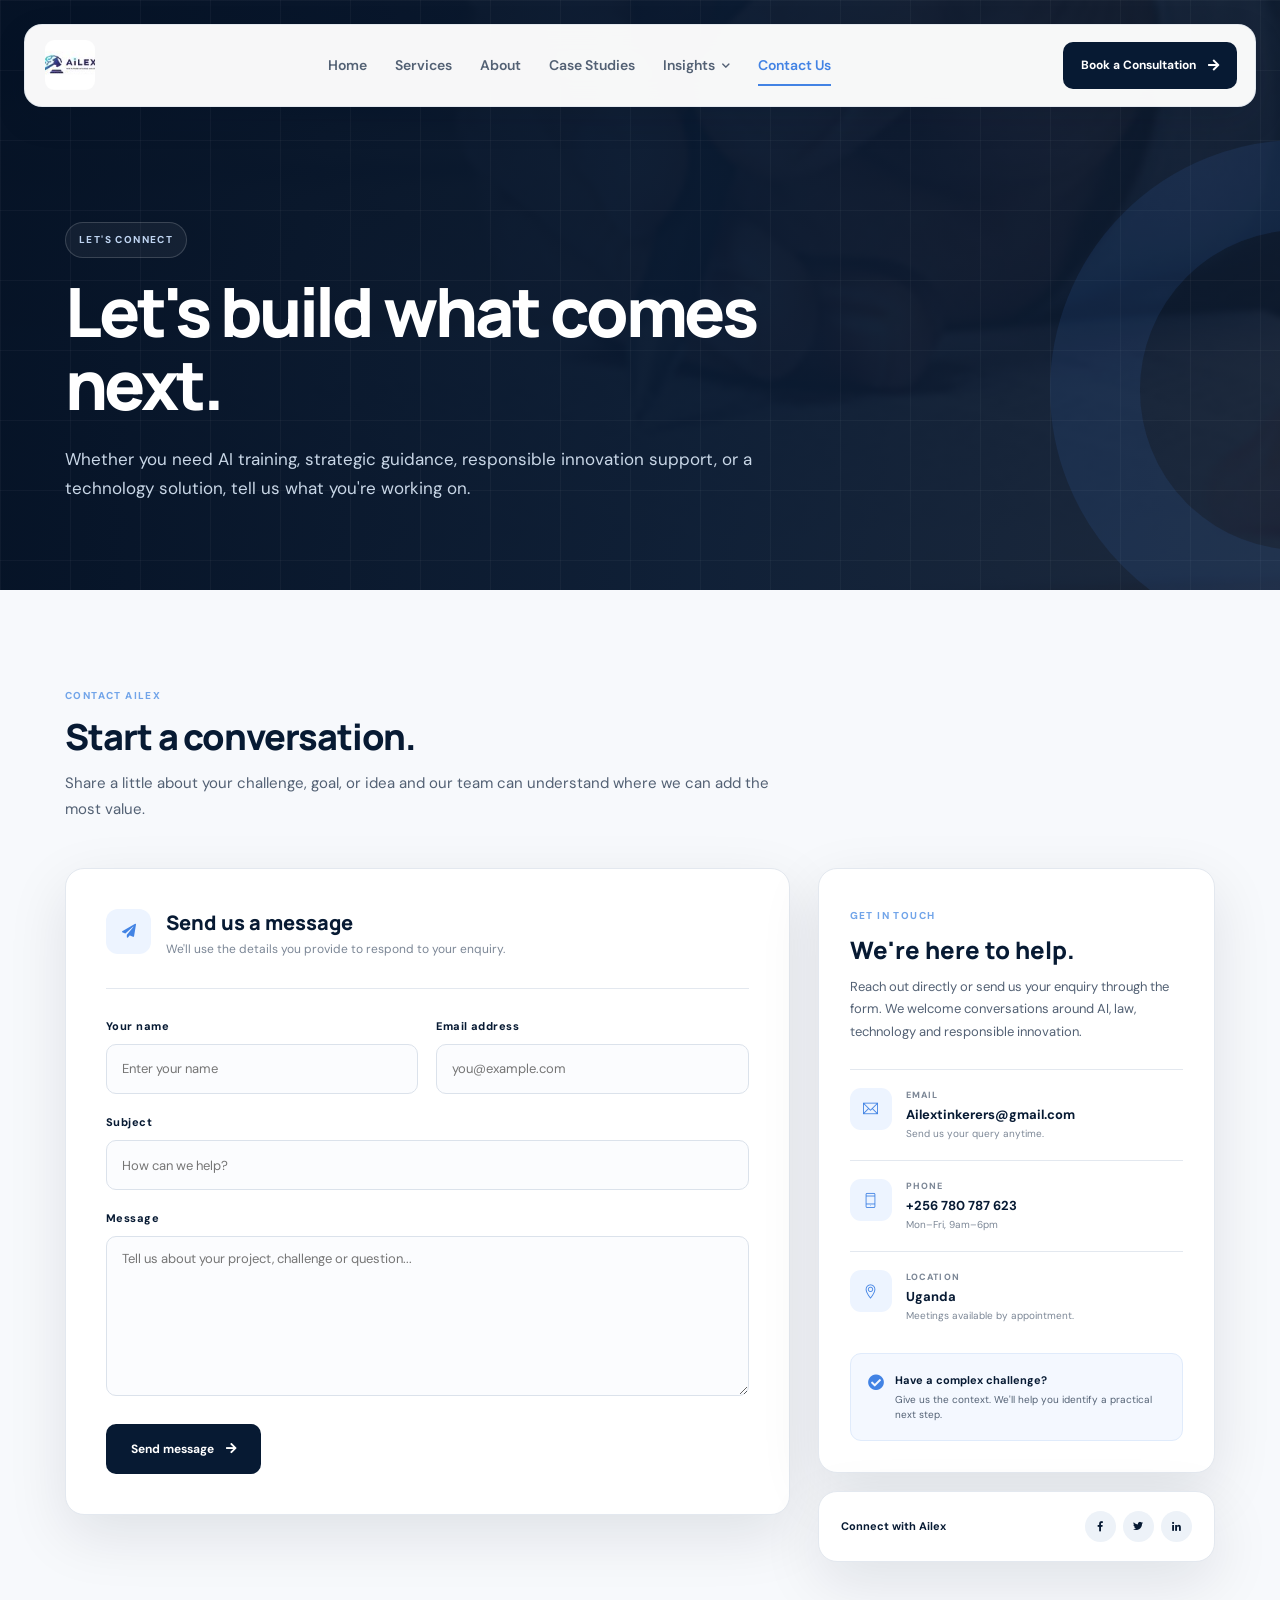
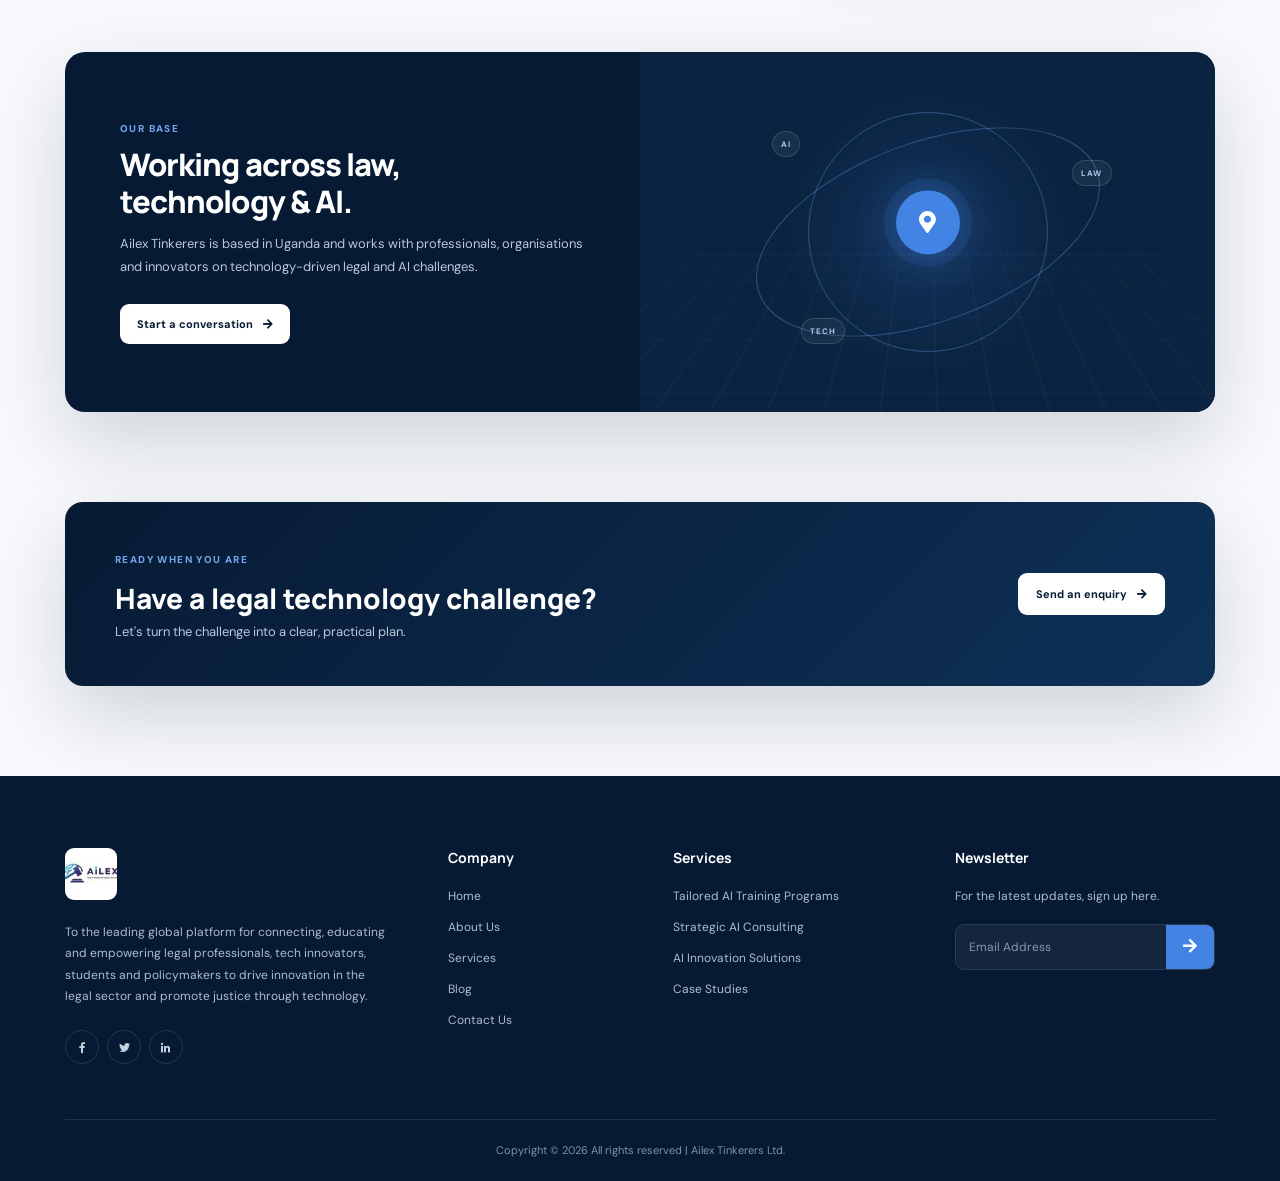
<file: contact.html>
<!doctype html>
<html lang="en">
<head>
    <meta charset="utf-8">
    <meta name="viewport" content="width=device-width, initial-scale=1">
    <title>AiLex</title>
    <meta name="description" content="Get in touch with Ailex Tinkerers for AI training, consulting, responsible innovation and legal technology solutions.">

    <link rel="shortcut icon" type="image/x-icon" href="assets/img/favicon1.jpg">
    <link rel="stylesheet" href="assets/css/bootstrap.min.css">
    <link rel="stylesheet" href="assets/css/fontawesome-all.min.css">
    <link rel="stylesheet" href="assets/css/themify-icons.css">
    <link rel="stylesheet" href="assets/css/contact.css">
</head>

<body>

<div id="preloader-active" aria-hidden="true">
    <div class="preloader-ring"></div>
    <img src="assets/img/logo/logo1.jpeg" alt="Ailex Tinkerers" style="height: 50px; width: auto;">
</div>

<header class="site-header">
    <div class="nav-container">
        <a href="index.html"
           class="brand"
           aria-label="AiLex">
            <img src="assets/img/logo/logo1.jpg" alt="Ailex Tinkerers Ltd.">
            
        </a>

        <nav class="main-nav" id="main-navigation" aria-label="Main navigation">
            <a href="index.html">Home</a>
            <a href="services.html">Services</a>
            <a href="about.html">About</a>
            <a href="caseStudies.html">Case Studies</a>

            <div class="nav-dropdown-wrapper">
                <button class="nav-dropdown-toggle"
                        type="button"
                        aria-expanded="false">
                    <span>Insights</span>
                    <i class="fas fa-chevron-down" aria-hidden="true"></i>
                </button>

                <div class="nav-dropdown">
                    <a href="blog.html">Blog</a>
                    <a href="single-blog.html">Blog Details</a>
                </div>
            </div>

            <a href="contact.html" class="active">Contact Us</a>
        </nav>

        <div class="nav-actions">
            <a href="contact.html" class="nav-cta">
                <span>Book a Consultation</span>
                <i class="fas fa-arrow-right" aria-hidden="true"></i>
            </a>
        </div>

        <button class="mobile-nav-toggle"
                type="button"
                aria-label="Open navigation"
                aria-expanded="false"
                aria-controls="main-navigation">
            <span></span>
            <span></span>
            <span></span>
        </button>
    </div>
</header>

<main>
    <section class="contact-hero">
        <div class="hero-grid"></div>
        <div class="container">
            <div class="hero-inner">
                <span class="eyebrow">Let's connect</span>
                <h1>Let's build what comes next.</h1>
                <p>
                    Whether you need AI training, strategic guidance, responsible innovation
                    support, or a technology solution, tell us what you're working on.
                </p>
            </div>
        </div>
    </section>

    <section class="contact-section section-space">
        <div class="container">
            <div class="section-heading">
                <span class="section-kicker">Contact Ailex</span>
                <h2>Start a conversation.</h2>
                <p>
                    Share a little about your challenge, goal, or idea and our team can
                    understand where we can add the most value.
                </p>
            </div>

            <div class="contact-grid">
                <div class="form-card">
                    <div class="card-heading">
                        <span class="mini-icon"><i class="fas fa-paper-plane"></i></span>
                        <div>
                            <h3>Send us a message</h3>
                            <p>We'll use the details you provide to respond to your enquiry.</p>
                        </div>
                    </div>

                   <form action="https://formspree.io/f/xoeqrebg" method="POST">

                        <div class="field-row">
                            <div class="field">
                                <label for="name">Your name</label>
                                <input type="text"
                                    id="name"
                                    name="name"
                                    placeholder="Enter your name"
                                    required>
                            </div>

                            <div class="field">
                                <label for="email">Email address</label>
                                <input type="email"
                                    id="email"
                                    name="email"
                                    placeholder="you@example.com"
                                    required>
                            </div>
                        </div>

                        <div class="field">
                            <label for="subject">Subject</label>
                            <input type="text"
                                id="subject"
                                name="subject"
                                placeholder="How can we help?"
                                required>
                        </div>

                        <div class="field">
                            <label for="message">Message</label>
                            <textarea id="message"
                                    name="message"
                                    rows="7"
                                    placeholder="Tell us about your project, challenge or question..."
                                    required></textarea>
                        </div>

                        <button type="submit" class="submit-btn">
                            Send message
                            <i class="fas fa-arrow-right"></i>
                        </button>

                    </form>
                </div>

                <aside class="contact-details">
                    <div class="details-card">
                        <span class="section-kicker">Get in touch</span>
                        <h3>We're here to help.</h3>
                        <p class="details-intro">
                            Reach out directly or send us your enquiry through the form.
                            We welcome conversations around AI, law, technology and responsible innovation.
                        </p>

                        <div class="detail-item">
                            <span class="detail-icon"><i class="ti-email"></i></span>
                            <div>
                                <span class="detail-label">Email</span>
                                <a href="mailto:Ailextinkerers@gmail.com">Ailextinkerers@gmail.com</a>
                                <small>Send us your query anytime.</small>
                            </div>
                        </div>

                        <div class="detail-item">
                            <span class="detail-icon"><i class="ti-mobile"></i></span>
                            <div>
                                <span class="detail-label">Phone</span>
                                <a href="tel:+256780787623">+256 780 787 623</a>
                                <small>Mon–Fri, 9am–6pm</small>
                            </div>
                        </div>

                        <div class="detail-item">
                            <span class="detail-icon"><i class="ti-location-pin"></i></span>
                            <div>
                                <span class="detail-label">Location</span>
                                <strong>Uganda</strong>
                                <small>Meetings available by appointment.</small>
                            </div>
                        </div>

                        <div class="response-note">
                            <i class="fas fa-check-circle"></i>
                            <div>
                                <strong>Have a complex challenge?</strong>
                                <p>Give us the context. We'll help you identify a practical next step.</p>
                            </div>
                        </div>
                    </div>

                    <div class="social-card">
                        <span>Connect with Ailex</span>
                        <div class="social-links">
                            <a href="#" aria-label="Facebook"><i class="fab fa-facebook-f"></i></a>
                            <a href="#" aria-label="Twitter"><i class="fab fa-twitter"></i></a>
                            <a href="https://www.linkedin.com/company/ailex-tinkerers/" target="_blank" rel="noopener noreferrer" aria-label="LinkedIn"><i class="fab fa-linkedin-in"></i></a>
                        </div>
                    </div>
                </aside>
            </div>
        </div>
    </section>

    <section class="map-section">
        <div class="container">
            <div class="map-card">
                <div class="map-content">
                    <span class="section-kicker">Our base</span>
                    <h2>Working across law, technology & AI.</h2>
                    <p>
                        Ailex Tinkerers is based in Uganda and works with professionals,
                        organisations and innovators on technology-driven legal and AI challenges.
                    </p>
                    <a href="contact.html" class="map-btn">Start a conversation <i class="fas fa-arrow-right"></i></a>
                </div>
                <div class="map-visual" aria-label="Stylised location graphic">
                    <div class="map-grid"></div>
                    <div class="map-orbit orbit-one"></div>
                    <div class="map-orbit orbit-two"></div>
                    <div class="map-pin"><i class="fas fa-map-marker-alt"></i></div>
                    <span class="map-label label-one">AI</span>
                    <span class="map-label label-two">LAW</span>
                    <span class="map-label label-three">TECH</span>
                </div>
            </div>
        </div>
    </section>

    <section class="cta-section">
        <div class="container">
            <div class="cta-inner">
                <div>
                    <span class="section-kicker">Ready when you are</span>
                    <h2>Have a legal technology challenge?</h2>
                    <p>Let's turn the challenge into a clear, practical plan.</p>
                </div>
                <a href="#contactForm" class="cta-btn">Send an enquiry <i class="fas fa-arrow-right"></i></a>
            </div>
        </div>
    </section>
</main>

<footer class="site-footer">
    <div class="container">
        <div class="footer-grid">
            <div class="footer-brand">
                <a href="index.html" class="footer-logo">
                    <img src="assets/img/logo/logo1.jpg" alt="Ailex Tinkerers Ltd.">
                </a>
                <p>
                    To the leading global platform for connecting, educating and empowering
                    legal professionals, tech innovators, students and policymakers to drive
                    innovation in the legal sector and promote justice through technology.
                </p>
                <div class="footer-social">
                    <a href="#" aria-label="Facebook"><i class="fab fa-facebook-f"></i></a>
                    <a href="#" aria-label="Twitter"><i class="fab fa-twitter"></i></a>
                    <a href="https://www.linkedin.com/company/ailex-tinkerers/about/" target="_blank" rel="noopener noreferrer" aria-label="LinkedIn"><i class="fab fa-linkedin-in"></i></a>
                </div>
            </div>

            <div class="footer-column">
                <h4>Company</h4>
                <a href="index.html">Home</a>
                <a href="about.html">About Us</a>
                <a href="services.html">Services</a>
                <a href="blog.html">Blog</a>
                <a href="contact.html">Contact Us</a>
            </div>

            <div class="footer-column">
                <h4>Services</h4>
                <a href="services.html">Tailored AI Training Programs</a>
                <a href="services.html">Strategic AI Consulting</a>
                <a href="services.html">AI Innovation Solutions</a>
                <a href="caseStudies.html">Case Studies</a>
            </div>

            <div class="footer-column footer-newsletter">
                <h4>Newsletter</h4>
                <p>For the latest updates, sign up here.</p>
                <form action="#" method="post">
                    <div class="newsletter-input">
                        <input type="email" name="email" placeholder="Email Address" required>
                        <button type="submit" aria-label="Subscribe"><i class="fas fa-arrow-right"></i></button>
                    </div>
                </form>
            </div>
        </div>

        <div class="footer-bottom">
            <p>Copyright &copy; <span id="year"></span> All rights reserved | Ailex Tinkerers Ltd.</p>
        </div>
    </div>
</footer>

<script>
document.addEventListener("DOMContentLoaded", function () {

    const mobileToggle =
        document.querySelector(".mobile-nav-toggle");

    const mainNav =
        document.querySelector(".main-nav");

    const dropdownWrapper =
        document.querySelector(".nav-dropdown-wrapper");

    const dropdownToggle =
        document.querySelector(".nav-dropdown-toggle");

    if (mobileToggle && mainNav) {

        mobileToggle.addEventListener("click", function () {

            const isOpen =
                mainNav.classList.toggle("mobile-nav-open");

            mobileToggle.classList.toggle(
                "active",
                isOpen
            );

            mobileToggle.setAttribute(
                "aria-expanded",
                isOpen ? "true" : "false"
            );

            mobileToggle.setAttribute(
                "aria-label",
                isOpen
                    ? "Close navigation"
                    : "Open navigation"
            );
        });

        mainNav.querySelectorAll("a").forEach(function (link) {

            link.addEventListener("click", function () {

                mainNav.classList.remove(
                    "mobile-nav-open"
                );

                mobileToggle.classList.remove(
                    "active"
                );

                mobileToggle.setAttribute(
                    "aria-expanded",
                    "false"
                );

                mobileToggle.setAttribute(
                    "aria-label",
                    "Open navigation"
                );
            });
        });
    }

    if (dropdownWrapper && dropdownToggle) {

        dropdownToggle.addEventListener(
            "click",
            function (event) {

                event.stopPropagation();

                const isOpen =
                    dropdownWrapper.classList.toggle(
                        "open"
                    );

                dropdownToggle.setAttribute(
                    "aria-expanded",
                    isOpen ? "true" : "false"
                );
            }
        );
    }

    document.addEventListener("click", function (event) {

        if (
            dropdownWrapper &&
            !dropdownWrapper.contains(event.target)
        ) {

            dropdownWrapper.classList.remove("open");

            if (dropdownToggle) {
                dropdownToggle.setAttribute(
                    "aria-expanded",
                    "false"
                );
            }
        }
    });

    const year = document.getElementById("year");
    if (year) year.textContent = new Date().getFullYear();

    const form = document.getElementById("contactForm");
    if (form) {
        form.addEventListener("submit", function () {
            const button = form.querySelector(".submit-btn");
            if (button) {
                button.classList.add("sending");
                button.innerHTML =
                    'Sending... <i class="fas fa-spinner fa-spin"></i>';
            }
        });
    }

});

function hidePreloader() {
    const loader = document.getElementById("preloader-active");

    if (!loader) return;

    loader.classList.add("preloader-hidden");

    setTimeout(function () {
        if (loader.parentNode) {
            loader.parentNode.removeChild(loader);
        }
    }, 450);
}

window.addEventListener("load", function () {
    setTimeout(hidePreloader, 250);
});

setTimeout(hidePreloader, 1200);
</script>
</body>
</html>
</file>
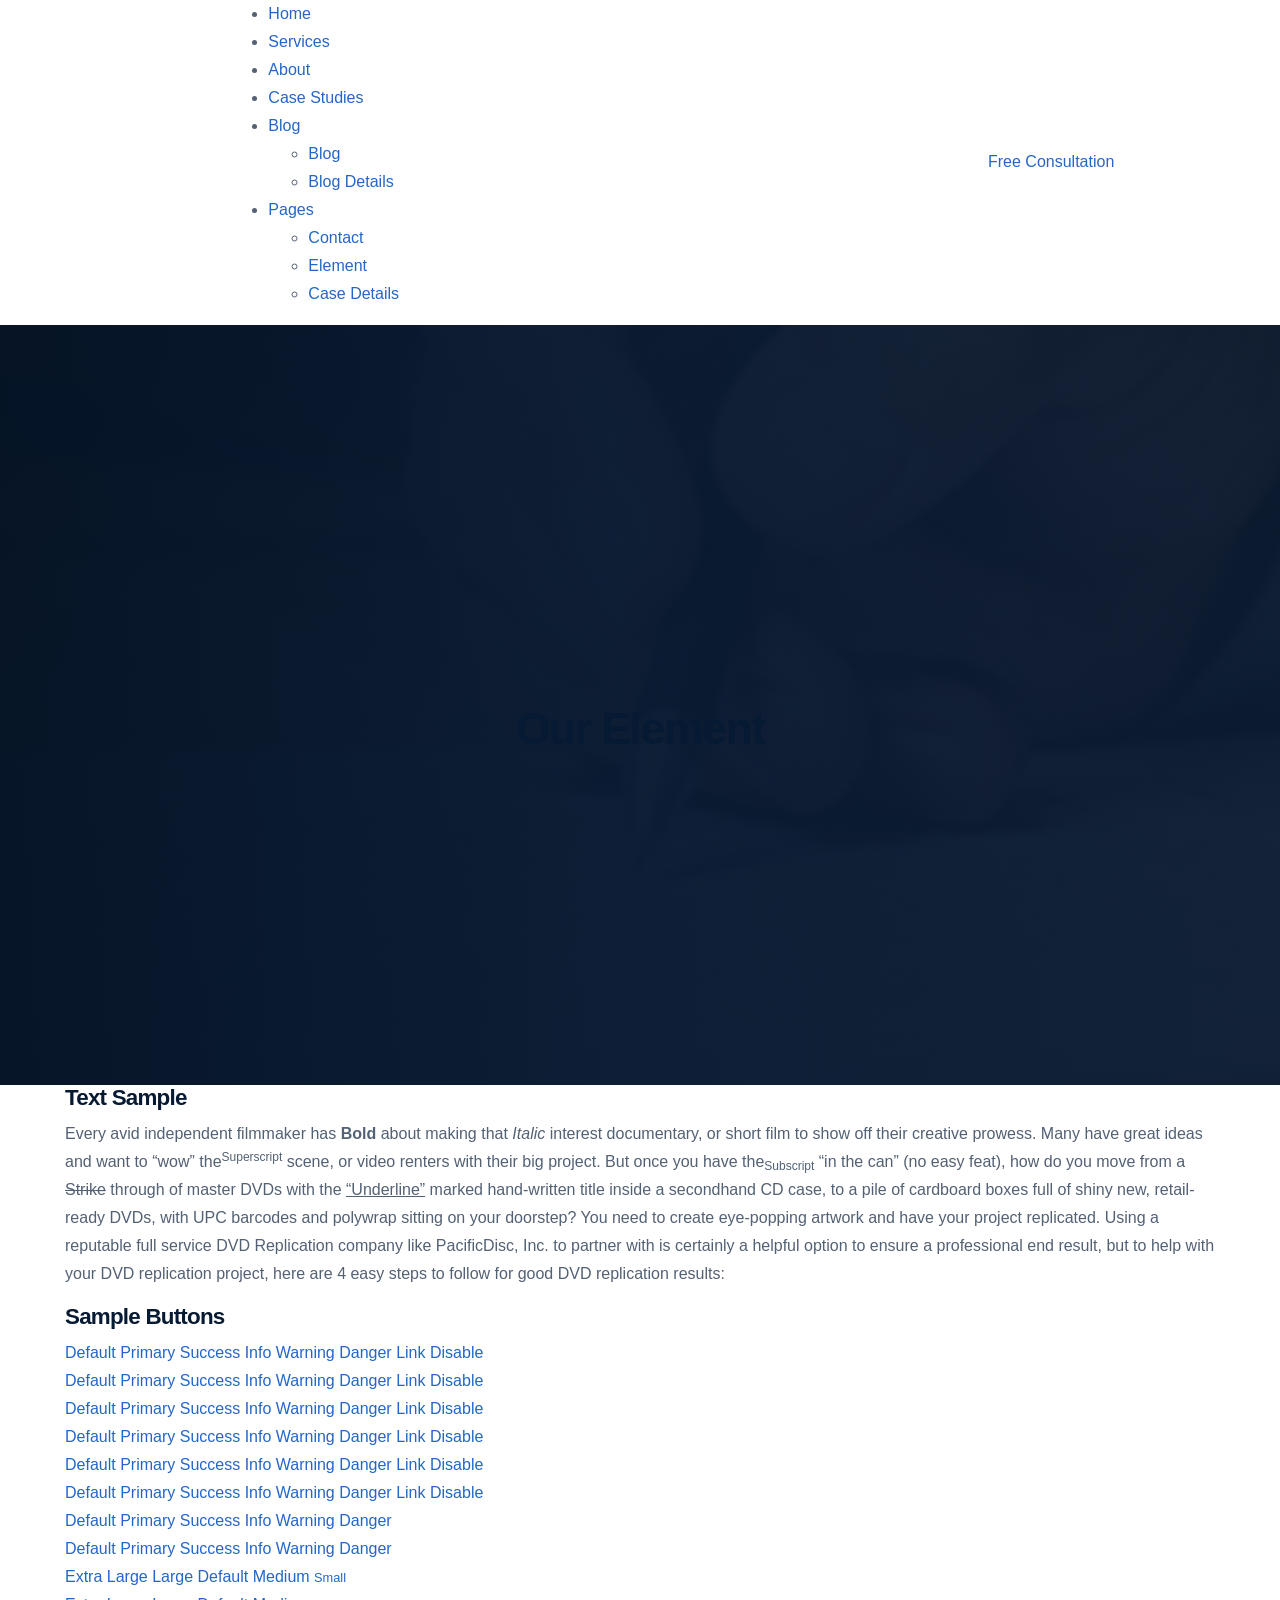
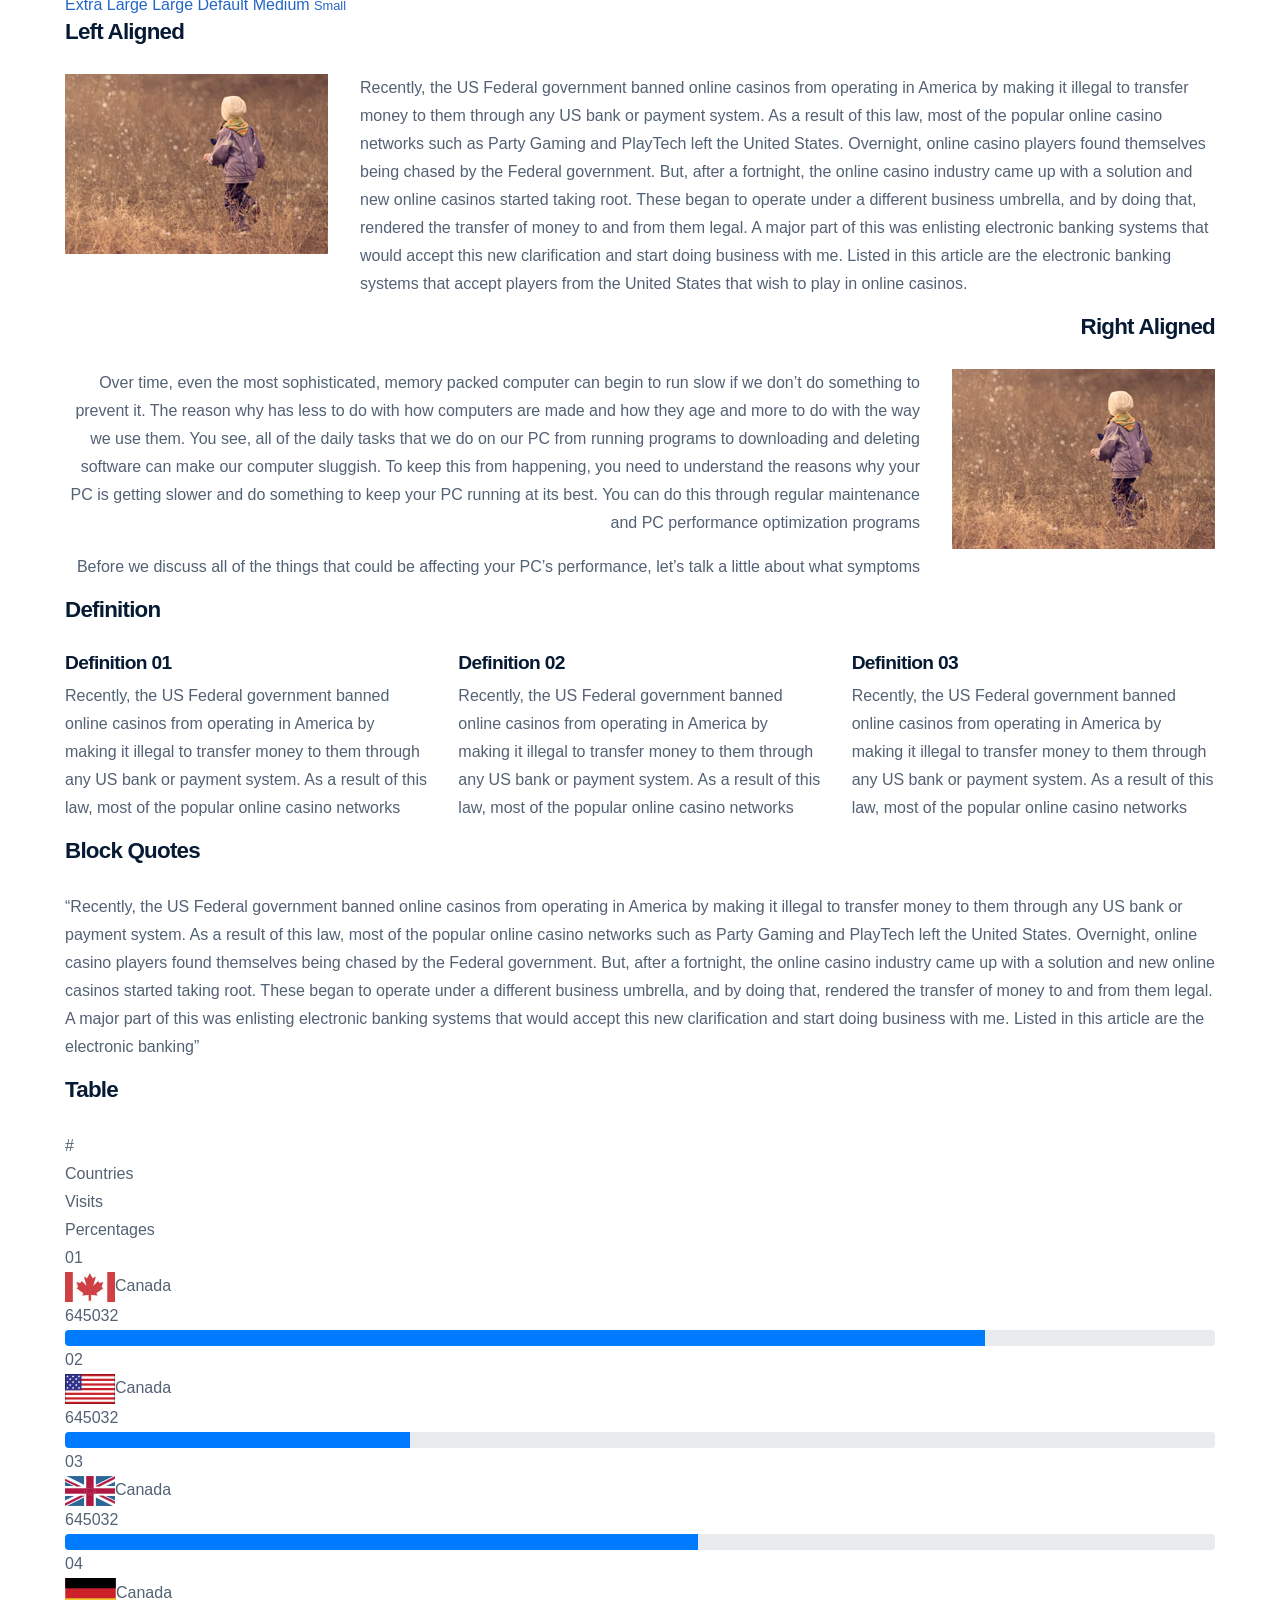
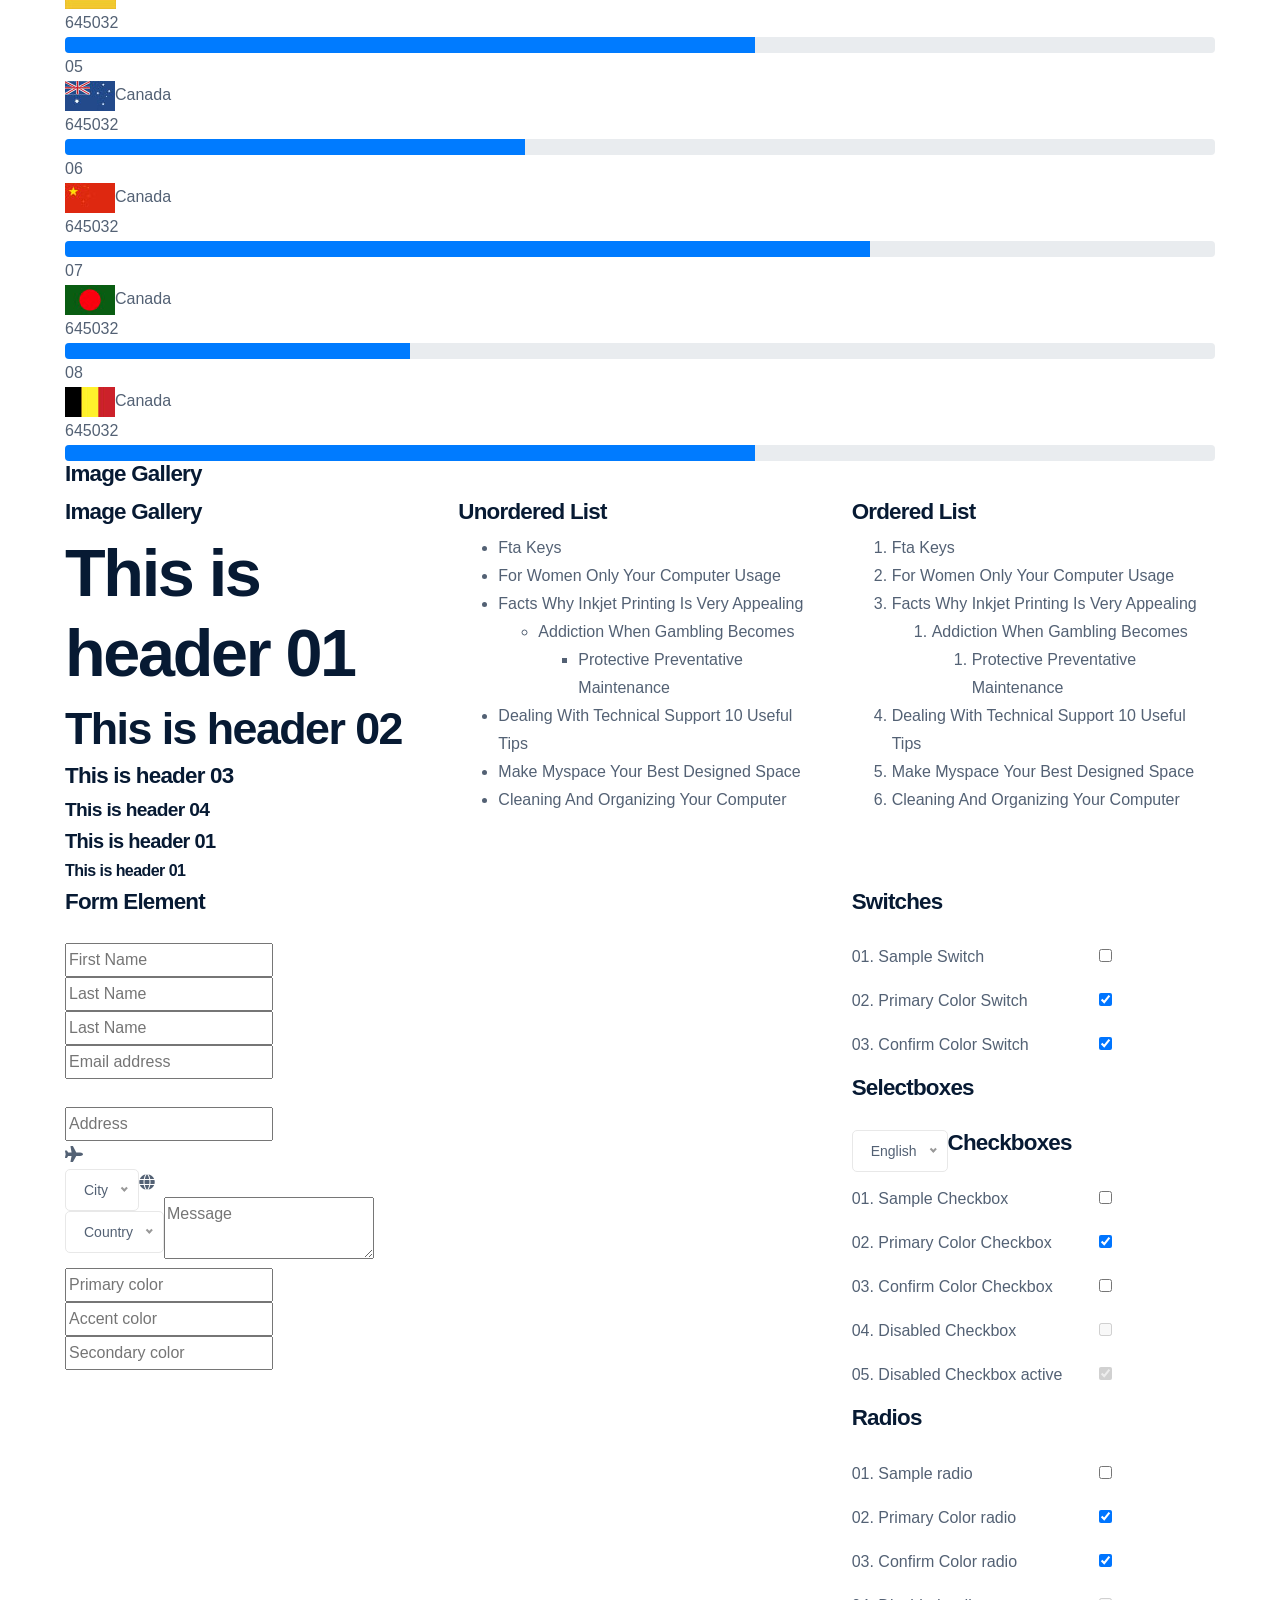
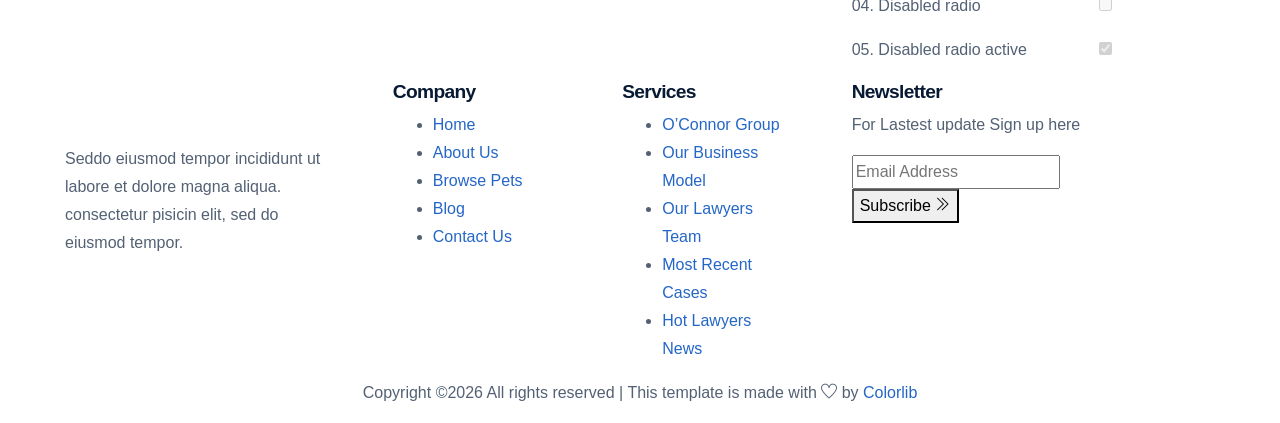
<file: elements.html>
<!doctype html>
<html class="no-js" lang="zxx">

<head>
	<meta charset="utf-8">
	<meta http-equiv="x-ua-compatible" content="ie=edge">
	<title>AiLex</title>
	<meta name="description" content="">
	<meta name="viewport" content="width=device-width, initial-scale=1">

	<link rel="manifest" href="site.webmanifest">
	<link rel="shortcut icon" type="image/x-icon" href="assets/img/favicon.ico">

<!-- CSS here -->
	<link rel="stylesheet" href="assets/css/bootstrap.min.css">
	<link rel="stylesheet" href="assets/css/owl.carousel.min.css">
	<link rel="stylesheet" href="assets/css/slicknav.css">
	<link rel="stylesheet" href="assets/css/animate.min.css">
	<link rel="stylesheet" href="assets/css/magnific-popup.css">
	<link rel="stylesheet" href="assets/css/fontawesome-all.min.css">
	<link rel="stylesheet" href="assets/css/themify-icons.css">
	<link rel="stylesheet" href="assets/css/flaticon.css">
	<link rel="stylesheet" href="assets/css/slick.css">
	<link rel="stylesheet" href="assets/css/nice-select.css">
	<link rel="stylesheet" href="assets/css/style.css">
	<link rel="stylesheet" href="assets/css/responsive.css">
</head>

<body>
	
    <!-- Preloader Start -->
    <div id="preloader-active">
        <div class="preloader d-flex align-items-center justify-content-center">
            <div class="preloader-inner position-relative">
                <div class="preloader-circle"></div>
                <div class="preloader-img pere-text">
                    <img src="assets/img/logo/logo.png" alt="">
                </div>
            </div>
        </div>
    </div>
    <!-- Preloader Start -->
	
    <header>
        <!-- Header Start -->
       <div class="header-area header-sticky">
            <div class="container-fluid">
                <div class="row align-items-center">
                    <!-- Logo -->
                    <div class="col-xl-2 col-lg-1 col-md-1">
                        <div class="logo">
                        <a href="index.html"><img src="assets/img/logo/logo.png" alt=""></a>
                        </div>
                    </div>
                    <div class="col-xl-7 col-lg-8 col-md-6">
                        <!-- Main-menu -->
                        <div class="main-menu f-right d-none d-lg-block">
                            <nav>
                                <ul id="navigation">  
                                    <li><a href="index.html">Home</a></li>
                                    <li><a href="services.html">Services</a></li>
                                    <li><a href="about.html">About</a></li>
                                    <li><a href="caseStudies.html">Case Studies</a></li>
                                    <li><a href="blog.html">Blog</a>
                                        <ul class="submenu">
                                            <li><a href="blog.html">Blog</a></li>
                                            <li><a href="single-blog.html">Blog Details</a></li>
                                        </ul>
                                    </li>
                                    <li><a href="#">Pages</a>
                                        <ul class="submenu">
                                            <li><a href="contact.html">Contact</a></li>
                                            <li><a href="elements.html">Element</a></li>
                                            <li><a href="case_details.html">Case Details</a></li>
                                        </ul>
                                    </li>
                                </ul>
                            </nav>
                        </div>
                    </div>             
                    <div class="col-xl-3 col-lg-3 col-md-3">
                        <!-- Header-btn -->
                        <div class="header-btn d-none d-lg-block f-right">
                            <a href="#" class="btn header-btn">Free Consultation</a>
                        </div>
                    </div>
                    <!-- Mobile Menu -->
                    <div class="col-12">
                        <div class="mobile_menu d-block d-lg-none"></div>
                    </div>
                </div>
            </div>
       </div>
        <!-- Header End -->
    </header>
	
    <!-- slider Area Start-->
    <div class="slider-area ">
        <!-- Mobile Menu -->
        <div class="single-slider slider-height2 d-flex align-items-center" data-background="assets/img/hero/law_hero2.jpg">
            <div class="container">
                <div class="row">
                    <div class="col-xl-12">
                        <div class="hero-cap text-center">
                            <h2>Our Element</h2>
                        </div>
                    </div>
                </div>
            </div>
        </div>
    </div>
	<!-- slider Area End-->
	
	<!-- Start Sample Area -->
	<section class="sample-text-area">
		<div class="container box_1170">
			<h3 class="text-heading">Text Sample</h3>
			<p class="sample-text">
				Every avid independent filmmaker has <b>Bold</b> about making that <i>Italic</i> interest documentary,
				or short
				film to show off their creative prowess. Many have great ideas and want to “wow”
				the<sup>Superscript</sup> scene,
				or video renters with their big project. But once you have the<sub>Subscript</sub> “in the can” (no easy
				feat), how
				do you move from a <del>Strike</del> through of master DVDs with the <u>“Underline”</u> marked
				hand-written title
				inside a secondhand CD case, to a pile of cardboard boxes full of shiny new, retail-ready DVDs, with UPC
				barcodes
				and polywrap sitting on your doorstep? You need to create eye-popping artwork and have your project
				replicated.
				Using a reputable full service DVD Replication company like PacificDisc, Inc. to partner with is
				certainly a
				helpful option to ensure a professional end result, but to help with your DVD replication project, here
				are 4 easy
				steps to follow for good DVD replication results:

			</p>
		</div>
	</section>
	<!-- End Sample Area -->

	<!-- Start Button -->
	<section class="button-area">
		<div class="container box_1170 border-top-generic">
			<h3 class="text-heading">Sample Buttons</h3>
			<div class="button-group-area">
				<a href="#" class="genric-btn default">Default</a>
				<a href="#" class="genric-btn primary">Primary</a>
				<a href="#" class="genric-btn success">Success</a>
				<a href="#" class="genric-btn info">Info</a>
				<a href="#" class="genric-btn warning">Warning</a>
				<a href="#" class="genric-btn danger">Danger</a>
				<a href="#" class="genric-btn link">Link</a>
				<a href="#" class="genric-btn disable">Disable</a>
			</div>
			<div class="button-group-area mt-10">
				<a href="#" class="genric-btn default-border">Default</a>
				<a href="#" class="genric-btn primary-border">Primary</a>
				<a href="#" class="genric-btn success-border">Success</a>
				<a href="#" class="genric-btn info-border">Info</a>
				<a href="#" class="genric-btn warning-border">Warning</a>
				<a href="#" class="genric-btn danger-border">Danger</a>
				<a href="#" class="genric-btn link-border">Link</a>
				<a href="#" class="genric-btn disable">Disable</a>
			</div>
			<div class="button-group-area mt-40">
				<a href="#" class="genric-btn default radius">Default</a>
				<a href="#" class="genric-btn primary radius">Primary</a>
				<a href="#" class="genric-btn success radius">Success</a>
				<a href="#" class="genric-btn info radius">Info</a>
				<a href="#" class="genric-btn warning radius">Warning</a>
				<a href="#" class="genric-btn danger radius">Danger</a>
				<a href="#" class="genric-btn link radius">Link</a>
				<a href="#" class="genric-btn disable radius">Disable</a>
			</div>
			<div class="button-group-area mt-10">
				<a href="#" class="genric-btn default-border radius">Default</a>
				<a href="#" class="genric-btn primary-border radius">Primary</a>
				<a href="#" class="genric-btn success-border radius">Success</a>
				<a href="#" class="genric-btn info-border radius">Info</a>
				<a href="#" class="genric-btn warning-border radius">Warning</a>
				<a href="#" class="genric-btn danger-border radius">Danger</a>
				<a href="#" class="genric-btn link-border radius">Link</a>
				<a href="#" class="genric-btn disable radius">Disable</a>
			</div>
			<div class="button-group-area mt-40">
				<a href="#" class="genric-btn default circle">Default</a>
				<a href="#" class="genric-btn primary circle">Primary</a>
				<a href="#" class="genric-btn success circle">Success</a>
				<a href="#" class="genric-btn info circle">Info</a>
				<a href="#" class="genric-btn warning circle">Warning</a>
				<a href="#" class="genric-btn danger circle">Danger</a>
				<a href="#" class="genric-btn link circle">Link</a>
				<a href="#" class="genric-btn disable circle">Disable</a>
			</div>
			<div class="button-group-area mt-10">
				<a href="#" class="genric-btn default-border circle">Default</a>
				<a href="#" class="genric-btn primary-border circle">Primary</a>
				<a href="#" class="genric-btn success-border circle">Success</a>
				<a href="#" class="genric-btn info-border circle">Info</a>
				<a href="#" class="genric-btn warning-border circle">Warning</a>
				<a href="#" class="genric-btn danger-border circle">Danger</a>
				<a href="#" class="genric-btn link-border circle">Link</a>
				<a href="#" class="genric-btn disable circle">Disable</a>
			</div>
			<div class="button-group-area mt-40">
				<a href="#" class="genric-btn default circle arrow">Default<span class="lnr lnr-arrow-right"></span></a>
				<a href="#" class="genric-btn primary circle arrow">Primary<span class="lnr lnr-arrow-right"></span></a>
				<a href="#" class="genric-btn success circle arrow">Success<span class="lnr lnr-arrow-right"></span></a>
				<a href="#" class="genric-btn info circle arrow">Info<span class="lnr lnr-arrow-right"></span></a>
				<a href="#" class="genric-btn warning circle arrow">Warning<span class="lnr lnr-arrow-right"></span></a>
				<a href="#" class="genric-btn danger circle arrow">Danger<span class="lnr lnr-arrow-right"></span></a>
			</div>
			<div class="button-group-area mt-10">
				<a href="#" class="genric-btn default-border circle arrow">Default<span
						class="lnr lnr-arrow-right"></span></a>
				<a href="#" class="genric-btn primary-border circle arrow">Primary<span
						class="lnr lnr-arrow-right"></span></a>
				<a href="#" class="genric-btn success-border circle arrow">Success<span
						class="lnr lnr-arrow-right"></span></a>
				<a href="#" class="genric-btn info-border circle arrow">Info<span
						class="lnr lnr-arrow-right"></span></a>
				<a href="#" class="genric-btn warning-border circle arrow">Warning<span
						class="lnr lnr-arrow-right"></span></a>
				<a href="#" class="genric-btn danger-border circle arrow">Danger<span
						class="lnr lnr-arrow-right"></span></a>
			</div>
			<div class="button-group-area mt-40">
				<a href="#" class="genric-btn primary e-large">Extra Large</a>
				<a href="#" class="genric-btn success large">Large</a>
				<a href="#" class="genric-btn primary">Default</a>
				<a href="#" class="genric-btn success medium">Medium</a>
				<a href="#" class="genric-btn primary small">Small</a>
			</div>
			<div class="button-group-area mt-10">
				<a href="#" class="genric-btn primary-border e-large">Extra Large</a>
				<a href="#" class="genric-btn success-border large">Large</a>
				<a href="#" class="genric-btn primary-border">Default</a>
				<a href="#" class="genric-btn success-border medium">Medium</a>
				<a href="#" class="genric-btn primary-border small">Small</a>
			</div>
		</div>
	</section>
	<!-- End Button -->

	<!-- Start Align Area -->
	<div class="whole-wrap">
		<div class="container box_1170">
			<div class="section-top-border">
				<h3 class="mb-30">Left Aligned</h3>
				<div class="row">
					<div class="col-md-3">
						<img src="assets/img/elements/d.jpg" alt="" class="img-fluid">
					</div>
					<div class="col-md-9 mt-sm-20">
						<p>Recently, the US Federal government banned online casinos from operating in America by making
							it illegal to
							transfer money to them through any US bank or payment system. As a result of this law, most
							of the popular
							online casino networks such as Party Gaming and PlayTech left the United States. Overnight,
							online casino
							players found themselves being chased by the Federal government. But, after a fortnight, the
							online casino
							industry came up with a solution and new online casinos started taking root. These began to
							operate under a
							different business umbrella, and by doing that, rendered the transfer of money to and from
							them legal. A major
							part of this was enlisting electronic banking systems that would accept this new
							clarification and start doing
							business with me. Listed in this article are the electronic banking systems that accept
							players from the United
							States that wish to play in online casinos.</p>
					</div>
				</div>
			</div>
			<div class="section-top-border text-right">
				<h3 class="mb-30">Right Aligned</h3>
				<div class="row">
					<div class="col-md-9">
						<p class="text-right">Over time, even the most sophisticated, memory packed computer can begin
							to run slow if we
							don’t do something to prevent it. The reason why has less to do with how computers are made
							and how they age and
							more to do with the way we use them. You see, all of the daily tasks that we do on our PC
							from running programs
							to downloading and deleting software can make our computer sluggish. To keep this from
							happening, you need to
							understand the reasons why your PC is getting slower and do something to keep your PC
							running at its best. You
							can do this through regular maintenance and PC performance optimization programs</p>
						<p class="text-right">Before we discuss all of the things that could be affecting your PC’s
							performance, let’s
							talk a little about what symptoms</p>
					</div>
					<div class="col-md-3">
						<img src="assets/img/elements/d.jpg" alt="" class="img-fluid">
					</div>
				</div>
			</div>
			<div class="section-top-border">
				<h3 class="mb-30">Definition</h3>
				<div class="row">
					<div class="col-md-4">
						<div class="single-defination">
							<h4 class="mb-20">Definition 01</h4>
							<p>Recently, the US Federal government banned online casinos from operating in America by
								making it illegal to
								transfer money to them through any US bank or payment system. As a result of this law,
								most of the popular
								online casino networks</p>
						</div>
					</div>
					<div class="col-md-4">
						<div class="single-defination">
							<h4 class="mb-20">Definition 02</h4>
							<p>Recently, the US Federal government banned online casinos from operating in America by
								making it illegal to
								transfer money to them through any US bank or payment system. As a result of this law,
								most of the popular
								online casino networks</p>
						</div>
					</div>
					<div class="col-md-4">
						<div class="single-defination">
							<h4 class="mb-20">Definition 03</h4>
							<p>Recently, the US Federal government banned online casinos from operating in America by
								making it illegal to
								transfer money to them through any US bank or payment system. As a result of this law,
								most of the popular
								online casino networks</p>
						</div>
					</div>
				</div>
			</div>
			<div class="section-top-border">
				<h3 class="mb-30">Block Quotes</h3>
				<div class="row">
					<div class="col-lg-12">
						<blockquote class="generic-blockquote">
							“Recently, the US Federal government banned online casinos from operating in America by
							making it illegal to
							transfer money to them through any US bank or payment system. As a result of this law, most
							of the popular
							online casino networks such as Party Gaming and PlayTech left the United States. Overnight,
							online casino
							players found themselves being chased by the Federal government. But, after a fortnight, the
							online casino
							industry came up with a solution and new online casinos started taking root. These began to
							operate under a
							different business umbrella, and by doing that, rendered the transfer of money to and from
							them legal. A major
							part of this was enlisting electronic banking systems that would accept this new
							clarification and start doing
							business with me. Listed in this article are the electronic banking”
						</blockquote>
					</div>
				</div>
			</div>
			<div class="section-top-border">
				<h3 class="mb-30">Table</h3>
				<div class="progress-table-wrap">
					<div class="progress-table">
						<div class="table-head">
							<div class="serial">#</div>
							<div class="country">Countries</div>
							<div class="visit">Visits</div>
							<div class="percentage">Percentages</div>
						</div>
						<div class="table-row">
							<div class="serial">01</div>
							<div class="country"> <img src="assets/img/elements/f1.jpg" alt="flag">Canada</div>
							<div class="visit">645032</div>
							<div class="percentage">
								<div class="progress">
									<div class="progress-bar color-1" role="progressbar" style="width: 80%"
										aria-valuenow="80" aria-valuemin="0" aria-valuemax="100"></div>
								</div>
							</div>
						</div>
						<div class="table-row">
							<div class="serial">02</div>
							<div class="country"> <img src="assets/img/elements/f2.jpg" alt="flag">Canada</div>
							<div class="visit">645032</div>
							<div class="percentage">
								<div class="progress">
									<div class="progress-bar color-2" role="progressbar" style="width: 30%"
										aria-valuenow="30" aria-valuemin="0" aria-valuemax="100"></div>
								</div>
							</div>
						</div>
						<div class="table-row">
							<div class="serial">03</div>
							<div class="country"> <img src="assets/img/elements/f3.jpg" alt="flag">Canada</div>
							<div class="visit">645032</div>
							<div class="percentage">
								<div class="progress">
									<div class="progress-bar color-3" role="progressbar" style="width: 55%"
										aria-valuenow="55" aria-valuemin="0" aria-valuemax="100"></div>
								</div>
							</div>
						</div>
						<div class="table-row">
							<div class="serial">04</div>
							<div class="country"> <img src="assets/img/elements/f4.jpg" alt="flag">Canada</div>
							<div class="visit">645032</div>
							<div class="percentage">
								<div class="progress">
									<div class="progress-bar color-4" role="progressbar" style="width: 60%"
										aria-valuenow="60" aria-valuemin="0" aria-valuemax="100"></div>
								</div>
							</div>
						</div>
						<div class="table-row">
							<div class="serial">05</div>
							<div class="country"> <img src="assets/img/elements/f5.jpg" alt="flag">Canada</div>
							<div class="visit">645032</div>
							<div class="percentage">
								<div class="progress">
									<div class="progress-bar color-5" role="progressbar" style="width: 40%"
										aria-valuenow="40" aria-valuemin="0" aria-valuemax="100"></div>
								</div>
							</div>
						</div>
						<div class="table-row">
							<div class="serial">06</div>
							<div class="country"> <img src="assets/img/elements/f6.jpg" alt="flag">Canada</div>
							<div class="visit">645032</div>
							<div class="percentage">
								<div class="progress">
									<div class="progress-bar color-6" role="progressbar" style="width: 70%"
										aria-valuenow="70" aria-valuemin="0" aria-valuemax="100"></div>
								</div>
							</div>
						</div>
						<div class="table-row">
							<div class="serial">07</div>
							<div class="country"> <img src="assets/img/elements/f7.jpg" alt="flag">Canada</div>
							<div class="visit">645032</div>
							<div class="percentage">
								<div class="progress">
									<div class="progress-bar color-7" role="progressbar" style="width: 30%"
										aria-valuenow="30" aria-valuemin="0" aria-valuemax="100"></div>
								</div>
							</div>
						</div>
						<div class="table-row">
							<div class="serial">08</div>
							<div class="country"> <img src="assets/img/elements/f8.jpg" alt="flag">Canada</div>
							<div class="visit">645032</div>
							<div class="percentage">
								<div class="progress">
									<div class="progress-bar color-8" role="progressbar" style="width: 60%"
										aria-valuenow="60" aria-valuemin="0" aria-valuemax="100"></div>
								</div>
							</div>
						</div>
					</div>
				</div>
			</div>
			<div class="section-top-border">
				<h3>Image Gallery</h3>
				<div class="row gallery-item">
					<div class="col-md-4">
						<a href="assets/img/elements/g1.jpg" class="img-pop-up">
							<div class="single-gallery-image" style="background: url(assets/img/elements/g1.jpg);"></div>
						</a>
					</div>
					<div class="col-md-4">
						<a href="assets/img/elements/g2.jpg" class="img-pop-up">
							<div class="single-gallery-image" style="background: url(assets/img/elements/g2.jpg);"></div>
						</a>
					</div>
					<div class="col-md-4">
						<a href="assets/img/elements/g3.jpg" class="img-pop-up">
							<div class="single-gallery-image" style="background: url(assets/img/elements/g3.jpg);"></div>
						</a>
					</div>
					<div class="col-md-6">
						<a href="assets/img/elements/g4.jpg" class="img-pop-up">
							<div class="single-gallery-image" style="background: url(assets/img/elements/g4.jpg);"></div>
						</a>
					</div>
					<div class="col-md-6">
						<a href="assets/img/elements/g5.jpg" class="img-pop-up">
							<div class="single-gallery-image" style="background: url(assets/img/elements/g5.jpg);"></div>
						</a>
					</div>
					<div class="col-md-4">
						<a href="assets/img/elements/g6.jpg" class="img-pop-up">
							<div class="single-gallery-image" style="background: url(assets/img/elements/g6.jpg);"></div>
						</a>
					</div>
					<div class="col-md-4">
						<a href="assets/img/elements/g7.jpg" class="img-pop-up">
							<div class="single-gallery-image" style="background: url(assets/img/elements/g7.jpg);"></div>
						</a>
					</div>
					<div class="col-md-4">
						<a href="assets/img/elements/g8.jpg" class="img-pop-up">
							<div class="single-gallery-image" style="background: url(assets/img/elements/g8.jpg);"></div>
						</a>
					</div>
				</div>
			</div>
			<div class="section-top-border">
				<div class="row">
					<div class="col-md-4">
						<h3 class="mb-20">Image Gallery</h3>
						<div class="typography">
							<h1>This is header 01</h1>
							<h2>This is header 02</h2>
							<h3>This is header 03</h3>
							<h4>This is header 04</h4>
							<h5>This is header 01</h5>
							<h6>This is header 01</h6>
						</div>
					</div>
					<div class="col-md-4 mt-sm-30">
						<h3 class="mb-20">Unordered List</h3>
						<div class="">
							<ul class="unordered-list">
								<li>Fta Keys</li>
								<li>For Women Only Your Computer Usage</li>
								<li>Facts Why Inkjet Printing Is Very Appealing
									<ul>
										<li>Addiction When Gambling Becomes
											<ul>
												<li>Protective Preventative Maintenance</li>
											</ul>
										</li>
									</ul>
								</li>
								<li>Dealing With Technical Support 10 Useful Tips</li>
								<li>Make Myspace Your Best Designed Space</li>
								<li>Cleaning And Organizing Your Computer</li>
							</ul>
						</div>
					</div>
					<div class="col-md-4 mt-sm-30">
						<h3 class="mb-20">Ordered List</h3>
						<div class="">
							<ol class="ordered-list">
								<li><span>Fta Keys</span></li>
								<li><span>For Women Only Your Computer Usage</span></li>
								<li><span>Facts Why Inkjet Printing Is Very Appealing</span>
									<ol class="ordered-list-alpha">
										<li><span>Addiction When Gambling Becomes</span>
											<ol class="ordered-list-roman">
												<li><span>Protective Preventative Maintenance</span></li>
											</ol>
										</li>
									</ol>
								</li>
								<li><span>Dealing With Technical Support 10 Useful Tips</span></li>
								<li><span>Make Myspace Your Best Designed Space</span></li>
								<li><span>Cleaning And Organizing Your Computer</span></li>
							</ol>
						</div>
					</div>
				</div>
			</div>
			<div class="section-top-border">
				<div class="row">
					<div class="col-lg-8 col-md-8">
						<h3 class="mb-30">Form Element</h3>
						<form action="#">
							<div class="mt-10">
								<input type="text" name="first_name" placeholder="First Name"
									onfocus="this.placeholder = ''" onblur="this.placeholder = 'First Name'" required
									class="single-input">
							</div>
							<div class="mt-10">
								<input type="text" name="last_name" placeholder="Last Name"
									onfocus="this.placeholder = ''" onblur="this.placeholder = 'Last Name'" required
									class="single-input">
							</div>
							<div class="mt-10">
								<input type="text" name="last_name" placeholder="Last Name"
									onfocus="this.placeholder = ''" onblur="this.placeholder = 'Last Name'" required
									class="single-input">
							</div>
							<div class="mt-10">
								<input type="email" name="EMAIL" placeholder="Email address"
									onfocus="this.placeholder = ''" onblur="this.placeholder = 'Email address'" required
									class="single-input">
							</div>
							<div class="input-group-icon mt-10">
								<div class="icon"><i class="fa fa-thumb-tack" aria-hidden="true"></i></div>
								<input type="text" name="address" placeholder="Address" onfocus="this.placeholder = ''"
									onblur="this.placeholder = 'Address'" required class="single-input">
							</div>
							<div class="input-group-icon mt-10">
								<div class="icon"><i class="fa fa-plane" aria-hidden="true"></i></div>
								<div class="form-select" id="default-select"">
											<select>
												<option value=" 1">City</option>
									<option value="1">Dhaka</option>
									<option value="1">Dilli</option>
									<option value="1">Newyork</option>
									<option value="1">Islamabad</option>
									</select>
								</div>
							</div>
							<div class="input-group-icon mt-10">
								<div class="icon"><i class="fa fa-globe" aria-hidden="true"></i></div>
								<div class="form-select" id="default-select"">
											<select>
												<option value=" 1">Country</option>
									<option value="1">Bangladesh</option>
									<option value="1">India</option>
									<option value="1">England</option>
									<option value="1">Srilanka</option>
									</select>
								</div>
							</div>

							<div class="mt-10">
								<textarea class="single-textarea" placeholder="Message" onfocus="this.placeholder = ''"
									onblur="this.placeholder = 'Message'" required></textarea>
							</div>
							<!-- For Gradient Border Use -->
							<!-- <div class="mt-10">
										<div class="primary-input">
											<input id="primary-input" type="text" name="first_name" placeholder="Primary color" onfocus="this.placeholder = ''" onblur="this.placeholder = 'Primary color'">
											<label for="primary-input"></label>
										</div>
									</div> -->
							<div class="mt-10">
								<input type="text" name="first_name" placeholder="Primary color"
									onfocus="this.placeholder = ''" onblur="this.placeholder = 'Primary color'" required
									class="single-input-primary">
							</div>
							<div class="mt-10">
								<input type="text" name="first_name" placeholder="Accent color"
									onfocus="this.placeholder = ''" onblur="this.placeholder = 'Accent color'" required
									class="single-input-accent">
							</div>
							<div class="mt-10">
								<input type="text" name="first_name" placeholder="Secondary color"
									onfocus="this.placeholder = ''" onblur="this.placeholder = 'Secondary color'"
									required class="single-input-secondary">
							</div>
						</form>
					</div>
					<div class="col-lg-3 col-md-4 mt-sm-30">
						<div class="single-element-widget">
							<h3 class="mb-30">Switches</h3>
							<div class="switch-wrap d-flex justify-content-between">
								<p>01. Sample Switch</p>
								<div class="primary-switch">
									<input type="checkbox" id="default-switch">
									<label for="default-switch"></label>
								</div>
							</div>
							<div class="switch-wrap d-flex justify-content-between">
								<p>02. Primary Color Switch</p>
								<div class="primary-switch">
									<input type="checkbox" id="primary-switch" checked>
									<label for="primary-switch"></label>
								</div>
							</div>
							<div class="switch-wrap d-flex justify-content-between">
								<p>03. Confirm Color Switch</p>
								<div class="confirm-switch">
									<input type="checkbox" id="confirm-switch" checked>
									<label for="confirm-switch"></label>
								</div>
							</div>
						</div>
						<div class="single-element-widget mt-30">
							<h3 class="mb-30">Selectboxes</h3>
							<div class="default-select" id="default-select"">
										<select>
											<option value=" 1">English</option>
								<option value="1">Spanish</option>
								<option value="1">Arabic</option>
								<option value="1">Portuguise</option>
								<option value="1">Bengali</option>
								</select>
							</div>
						</div>
						<div class="single-element-widget mt-30">
							<h3 class="mb-30">Checkboxes</h3>
							<div class="switch-wrap d-flex justify-content-between">
								<p>01. Sample Checkbox</p>
								<div class="primary-checkbox">
									<input type="checkbox" id="default-checkbox">
									<label for="default-checkbox"></label>
								</div>
							</div>
							<div class="switch-wrap d-flex justify-content-between">
								<p>02. Primary Color Checkbox</p>
								<div class="primary-checkbox">
									<input type="checkbox" id="primary-checkbox" checked>
									<label for="primary-checkbox"></label>
								</div>
							</div>
							<div class="switch-wrap d-flex justify-content-between">
								<p>03. Confirm Color Checkbox</p>
								<div class="confirm-checkbox">
									<input type="checkbox" id="confirm-checkbox">
									<label for="confirm-checkbox"></label>
								</div>
							</div>
							<div class="switch-wrap d-flex justify-content-between">
								<p>04. Disabled Checkbox</p>
								<div class="disabled-checkbox">
									<input type="checkbox" id="disabled-checkbox" disabled>
									<label for="disabled-checkbox"></label>
								</div>
							</div>
							<div class="switch-wrap d-flex justify-content-between">
								<p>05. Disabled Checkbox active</p>
								<div class="disabled-checkbox">
									<input type="checkbox" id="disabled-checkbox-active" checked disabled>
									<label for="disabled-checkbox-active"></label>
								</div>
							</div>
						</div>
						<div class="single-element-widget mt-30">
							<h3 class="mb-30">Radios</h3>
							<div class="switch-wrap d-flex justify-content-between">
								<p>01. Sample radio</p>
								<div class="primary-radio">
									<input type="checkbox" id="default-radio">
									<label for="default-radio"></label>
								</div>
							</div>
							<div class="switch-wrap d-flex justify-content-between">
								<p>02. Primary Color radio</p>
								<div class="primary-radio">
									<input type="checkbox" id="primary-radio" checked>
									<label for="primary-radio"></label>
								</div>
							</div>
							<div class="switch-wrap d-flex justify-content-between">
								<p>03. Confirm Color radio</p>
								<div class="confirm-radio">
									<input type="checkbox" id="confirm-radio" checked>
									<label for="confirm-radio"></label>
								</div>
							</div>
							<div class="switch-wrap d-flex justify-content-between">
								<p>04. Disabled radio</p>
								<div class="disabled-radio">
									<input type="checkbox" id="disabled-radio" disabled>
									<label for="disabled-radio"></label>
								</div>
							</div>
							<div class="switch-wrap d-flex justify-content-between">
								<p>05. Disabled radio active</p>
								<div class="disabled-radio">
									<input type="checkbox" id="disabled-radio-active" checked disabled>
									<label for="disabled-radio-active"></label>
								</div>
							</div>
						</div>
					</div>
				</div>
			</div>
		</div>
	</div>
	<!-- End Align Area -->

	<footer>
		<!-- Footer Start-->
		<div class="footer-area footer-bg footer-padding">
			<div class="container">
				<div class="row d-flex justify-content-between">
					<div class="col-xl-3 col-lg-3 col-md-4 col-sm-7">
					   <div class="single-footer-caption mb-50">
						 <!-- logo -->
						 <div class="footer-logo">
						 <a href="index.html"><img src="assets/img/logo/logo.png" alt=""></a>
						 </div>
						 <div class="single-footer-caption mb-30">
							 <div class="footer-tittle">
								 <div class="footer-pera">
									 <p>Seddo eiusmod tempor incididunt ut labore et dolore magna aliqua. consectetur pisicin elit, sed do eiusmod tempor.</p>
								</div>
							 </div>
						 </div>
						 <!-- footer social -->
						 <div class="footer-social">
							 <a href="#"><i class="fab fa-facebook-f"></i></a>
							 <a href="#"><i class="fab fa-twitter"></i></a>
							 <a href="#"><i class="fas fa-globe"></i></a>
							 <a href="#"><i class="fab fa-behance"></i></a>
						 </div>
					   </div>
					</div>
					<div class="col-xl-2 col-lg-2 col-md-2 col-sm-5">
						<div class="single-footer-caption mb-50">
							<div class="footer-tittle">
								<h4>Company</h4>
								<ul>
									<li><a href="index.html">Home</a></li>
									<li><a href="about.html"> About Us</a></li>
									<li><a href="#">Browse Pets</a></li>
									<li><a href="blog.html">Blog</a></li>
									<li><a href="contact.html">Contact Us</a></li>
								</ul>
							</div>
						</div>
					</div>
					<div class="col-xl-2 col-lg-2 col-md-3 col-sm-5">
						<div class="single-footer-caption mb-50">
							<div class="footer-tittle">
								<h4>Services</h4>
								<ul>
									<li><a href="#">O’Connor Group</a></li>
									<li><a href="#">Our Business Model</a></li>
									<li><a href="#">Our Lawyers Team</a></li>
									<li><a href="#"> Most Recent Cases</a></li>
									<li><a href="#"> Hot Lawyers News</a></li>
								</ul>
							</div>
						</div>
					</div>
					<div class="col-xl-4 col-lg-4 col-md-5 col-sm-5">
						<div class="single-footer-caption mb-50">
							<div class="footer-tittle">
								<h4>Newsletter</h4>
								<div class="footer-pera footer-pera2">
								 <p>For Lastest update Sign up here</p>
							 </div>
							 <!-- Form -->
							 <div class="footer-form" >
								 <div id="mc_embed_signup">
									 <form target="_blank" action="https://spondonit.us12.list-manage.com/subscribe/post?u=1462626880ade1ac87bd9c93a&amp;id=92a4423d01"
									 method="get" class="subscribe_form relative mail_part">
										 <input type="email" name="email" id="newsletter-form-email" placeholder="Email Address"
										 class="placeholder hide-on-focus" onfocus="this.placeholder = ''"
										 onblur="this.placeholder = ' Email Address '">
										 <div class="submit-btn">
											 <button type="submit" name="submit" id="newsletter-submit"
											 class="email_icon newsletter-submit button-contactForm">
										 
											 Subscribe <i class="ti-angle-double-right"></i></button>
										 </div>
										 <div class="mt-10 info"></div>
									 </form>
								 </div>
							 </div>
							</div>
						</div>
					</div>
				</div>
			</div>
		</div>
		<!-- footer-bottom aera -->
		<div class="footer-bottom-area footer-bg">
			<div class="container">
				<div class="footer-border">
					 <div class="row d-flex align-items-center">
						 <div class="col-xl-12">
							 <div class="footer-copy-right text-center">
								 <p><!-- Link back to Colorlib can't be removed. Template is licensed under CC BY 3.0. -->
  Copyright &copy;<script>document.write(new Date().getFullYear());</script> All rights reserved | This template is made with <i class="ti-heart" aria-hidden="true"></i> by <a href="https://colorlib.com" target="_blank">Colorlib</a>
  <!-- Link back to Colorlib can't be removed. Template is licensed under CC BY 3.0. --></p>
							 </div>
						 </div>
					 </div>
				</div>
			</div>
		</div>
		<!-- Footer End-->
	</footer>

<!-- js Here -->
<!-- All JS Custom Plugins Link Here here -->
	<script src="./assets/js/vendor/modernizr-3.5.0.min.js"></script>
			
	<!-- Jquery, Popper, Bootstrap -->
	<script src="./assets/js/vendor/jquery-1.12.4.min.js"></script>
	<script src="./assets/js/popper.min.js"></script>
	<script src="./assets/js/bootstrap.min.js"></script>
	<!-- Jquery Mobile Menu -->
	<script src="./assets/js/jquery.slicknav.min.js"></script>

	<!-- Jquery Slick , Owl-Carousel Plugins -->
	<script src="./assets/js/owl.carousel.min.js"></script>
	<script src="./assets/js/slick.min.js"></script>

	<!-- One Page, Animated-HeadLin -->
	<script src="./assets/js/wow.min.js"></script>
	<script src="./assets/js/animated.headline.js"></script>

	<!-- Scrollup, nice-select, sticky -->
	<script src="./assets/js/jquery.scrollUp.min.js"></script>
	<script src="./assets/js/jquery.nice-select.min.js"></script>
	<script src="./assets/js/jquery.sticky.js"></script>
	<script src="./assets/js/jquery.magnific-popup.js"></script>

	<!-- contact js -->
	<script src="./assets/js/contact.js"></script>
	<script src="./assets/js/jquery.form.js"></script>
	<script src="./assets/js/jquery.validate.min.js"></script>
	<script src="./assets/js/mail-script.js"></script>
	<script src="./assets/js/jquery.ajaxchimp.min.js"></script>

	<!-- Jquery Plugins, main Jquery -->	
	<script src="./assets/js/plugins.js"></script>
	<script src="./assets/js/main.js"></script>
        
</body>
</html>
</file>
<file: assets/css/themify-icons.css>
@font-face {
	font-family: 'themify';
	src:url('../fonts/themify.eot?-fvbane');


	src:url('../fonts/themify.eot?#iefix-fvbane') format('embedded-opentype'),
		url('../fonts/themify.woff?-fvbane') format('woff'),
		url('../fonts/themify.ttf?-fvbane') format('truetype'),
		url('../fonts/themify.svg?-fvbane#themify') format('svg');
	font-weight: normal;
	font-style: normal;
}

[class^="ti-"], [class*=" ti-"] {
	font-family: 'themify';
	speak: none;
	font-style: normal;
	font-weight: normal;
	font-variant: normal;
	text-transform: none;
	line-height: 1;

	/* Better Font Rendering =========== */
	-webkit-font-smoothing: antialiased;
	-moz-osx-font-smoothing: grayscale;
}

.ti-wand:before {
	content: "\e600";
}
.ti-volume:before {
	content: "\e601";
}
.ti-user:before {
	content: "\e602";
}
.ti-unlock:before {
	content: "\e603";
}
.ti-unlink:before {
	content: "\e604";
}
.ti-trash:before {
	content: "\e605";
}
.ti-thought:before {
	content: "\e606";
}
.ti-target:before {
	content: "\e607";
}
.ti-tag:before {
	content: "\e608";
}
.ti-tablet:before {
	content: "\e609";
}
.ti-star:before {
	content: "\e60a";
}
.ti-spray:before {
	content: "\e60b";
}
.ti-signal:before {
	content: "\e60c";
}
.ti-shopping-cart:before {
	content: "\e60d";
}
.ti-shopping-cart-full:before {
	content: "\e60e";
}
.ti-settings:before {
	content: "\e60f";
}
.ti-search:before {
	content: "\e610";
}
.ti-zoom-in:before {
	content: "\e611";
}
.ti-zoom-out:before {
	content: "\e612";
}
.ti-cut:before {
	content: "\e613";
}
.ti-ruler:before {
	content: "\e614";
}
.ti-ruler-pencil:before {
	content: "\e615";
}
.ti-ruler-alt:before {
	content: "\e616";
}
.ti-bookmark:before {
	content: "\e617";
}
.ti-bookmark-alt:before {
	content: "\e618";
}
.ti-reload:before {
	content: "\e619";
}
.ti-plus:before {
	content: "\e61a";
}
.ti-pin:before {
	content: "\e61b";
}
.ti-pencil:before {
	content: "\e61c";
}
.ti-pencil-alt:before {
	content: "\e61d";
}
.ti-paint-roller:before {
	content: "\e61e";
}
.ti-paint-bucket:before {
	content: "\e61f";
}
.ti-na:before {
	content: "\e620";
}
.ti-mobile:before {
	content: "\e621";
}
.ti-minus:before {
	content: "\e622";
}
.ti-medall:before {
	content: "\e623";
}
.ti-medall-alt:before {
	content: "\e624";
}
.ti-marker:before {
	content: "\e625";
}
.ti-marker-alt:before {
	content: "\e626";
}
.ti-arrow-up:before {
	content: "\e627";
}
.ti-arrow-right:before {
	content: "\e628";
}
.ti-arrow-left:before {
	content: "\e629";
}
.ti-arrow-down:before {
	content: "\e62a";
}
.ti-lock:before {
	content: "\e62b";
}
.ti-location-arrow:before {
	content: "\e62c";
}
.ti-link:before {
	content: "\e62d";
}
.ti-layout:before {
	content: "\e62e";
}
.ti-layers:before {
	content: "\e62f";
}
.ti-layers-alt:before {
	content: "\e630";
}
.ti-key:before {
	content: "\e631";
}
.ti-import:before {
	content: "\e632";
}
.ti-image:before {
	content: "\e633";
}
.ti-heart:before {
	content: "\e634";
}
.ti-heart-broken:before {
	content: "\e635";
}
.ti-hand-stop:before {
	content: "\e636";
}
.ti-hand-open:before {
	content: "\e637";
}
.ti-hand-drag:before {
	content: "\e638";
}
.ti-folder:before {
	content: "\e639";
}
.ti-flag:before {
	content: "\e63a";
}
.ti-flag-alt:before {
	content: "\e63b";
}
.ti-flag-alt-2:before {
	content: "\e63c";
}
.ti-eye:before {
	content: "\e63d";
}
.ti-export:before {
	content: "\e63e";
}
.ti-exchange-vertical:before {
	content: "\e63f";
}
.ti-desktop:before {
	content: "\e640";
}
.ti-cup:before {
	content: "\e641";
}
.ti-crown:before {
	content: "\e642";
}
.ti-comments:before {
	content: "\e643";
}
.ti-comment:before {
	content: "\e644";
}
.ti-comment-alt:before {
	content: "\e645";
}
.ti-close:before {
	content: "\e646";
}
.ti-clip:before {
	content: "\e647";
}
.ti-angle-up:before {
	content: "\e648";
}
.ti-angle-right:before {
	content: "\e649";
}
.ti-angle-left:before {
	content: "\e64a";
}
.ti-angle-down:before {
	content: "\e64b";
}
.ti-check:before {
	content: "\e64c";
}
.ti-check-box:before {
	content: "\e64d";
}
.ti-camera:before {
	content: "\e64e";
}
.ti-announcement:before {
	content: "\e64f";
}
.ti-brush:before {
	content: "\e650";
}
.ti-briefcase:before {
	content: "\e651";
}
.ti-bolt:before {
	content: "\e652";
}
.ti-bolt-alt:before {
	content: "\e653";
}
.ti-blackboard:before {
	content: "\e654";
}
.ti-bag:before {
	content: "\e655";
}
.ti-move:before {
	content: "\e656";
}
.ti-arrows-vertical:before {
	content: "\e657";
}
.ti-arrows-horizontal:before {
	content: "\e658";
}
.ti-fullscreen:before {
	content: "\e659";
}
.ti-arrow-top-right:before {
	content: "\e65a";
}
.ti-arrow-top-left:before {
	content: "\e65b";
}
.ti-arrow-circle-up:before {
	content: "\e65c";
}
.ti-arrow-circle-right:before {
	content: "\e65d";
}
.ti-arrow-circle-left:before {
	content: "\e65e";
}
.ti-arrow-circle-down:before {
	content: "\e65f";
}
.ti-angle-double-up:before {
	content: "\e660";
}
.ti-angle-double-right:before {
	content: "\e661";
}
.ti-angle-double-left:before {
	content: "\e662";
}
.ti-angle-double-down:before {
	content: "\e663";
}
.ti-zip:before {
	content: "\e664";
}
.ti-world:before {
	content: "\e665";
}
.ti-wheelchair:before {
	content: "\e666";
}
.ti-view-list:before {
	content: "\e667";
}
.ti-view-list-alt:before {
	content: "\e668";
}
.ti-view-grid:before {
	content: "\e669";
}
.ti-uppercase:before {
	content: "\e66a";
}
.ti-upload:before {
	content: "\e66b";
}
.ti-underline:before {
	content: "\e66c";
}
.ti-truck:before {
	content: "\e66d";
}
.ti-timer:before {
	content: "\e66e";
}
.ti-ticket:before {
	content: "\e66f";
}
.ti-thumb-up:before {
	content: "\e670";
}
.ti-thumb-down:before {
	content: "\e671";
}
.ti-text:before {
	content: "\e672";
}
.ti-stats-up:before {
	content: "\e673";
}
.ti-stats-down:before {
	content: "\e674";
}
.ti-split-v:before {
	content: "\e675";
}
.ti-split-h:before {
	content: "\e676";
}
.ti-smallcap:before {
	content: "\e677";
}
.ti-shine:before {
	content: "\e678";
}
.ti-shift-right:before {
	content: "\e679";
}
.ti-shift-left:before {
	content: "\e67a";
}
.ti-shield:before {
	content: "\e67b";
}
.ti-notepad:before {
	content: "\e67c";
}
.ti-server:before {
	content: "\e67d";
}
.ti-quote-right:before {
	content: "\e67e";
}
.ti-quote-left:before {
	content: "\e67f";
}
.ti-pulse:before {
	content: "\e680";
}
.ti-printer:before {
	content: "\e681";
}
.ti-power-off:before {
	content: "\e682";
}
.ti-plug:before {
	content: "\e683";
}
.ti-pie-chart:before {
	content: "\e684";
}
.ti-paragraph:before {
	content: "\e685";
}
.ti-panel:before {
	content: "\e686";
}
.ti-package:before {
	content: "\e687";
}
.ti-music:before {
	content: "\e688";
}
.ti-music-alt:before {
	content: "\e689";
}
.ti-mouse:before {
	content: "\e68a";
}
.ti-mouse-alt:before {
	content: "\e68b";
}
.ti-money:before {
	content: "\e68c";
}
.ti-microphone:before {
	content: "\e68d";
}
.ti-menu:before {
	content: "\e68e";
}
.ti-menu-alt:before {
	content: "\e68f";
}
.ti-map:before {
	content: "\e690";
}
.ti-map-alt:before {
	content: "\e691";
}
.ti-loop:before {
	content: "\e692";
}
.ti-location-pin:before {
	content: "\e693";
}
.ti-list:before {
	content: "\e694";
}
.ti-light-bulb:before {
	content: "\e695";
}
.ti-Italic:before {
	content: "\e696";
}
.ti-info:before {
	content: "\e697";
}
.ti-infinite:before {
	content: "\e698";
}
.ti-id-badge:before {
	content: "\e699";
}
.ti-hummer:before {
	content: "\e69a";
}
.ti-home:before {
	content: "\e69b";
}
.ti-help:before {
	content: "\e69c";
}
.ti-headphone:before {
	content: "\e69d";
}
.ti-harddrives:before {
	content: "\e69e";
}
.ti-harddrive:before {
	content: "\e69f";
}
.ti-gift:before {
	content: "\e6a0";
}
.ti-game:before {
	content: "\e6a1";
}
.ti-filter:before {
	content: "\e6a2";
}
.ti-files:before {
	content: "\e6a3";
}
.ti-file:before {
	content: "\e6a4";
}
.ti-eraser:before {
	content: "\e6a5";
}
.ti-envelope:before {
	content: "\e6a6";
}
.ti-download:before {
	content: "\e6a7";
}
.ti-direction:before {
	content: "\e6a8";
}
.ti-direction-alt:before {
	content: "\e6a9";
}
.ti-dashboard:before {
	content: "\e6aa";
}
.ti-control-stop:before {
	content: "\e6ab";
}
.ti-control-shuffle:before {
	content: "\e6ac";
}
.ti-control-play:before {
	content: "\e6ad";
}
.ti-control-pause:before {
	content: "\e6ae";
}
.ti-control-forward:before {
	content: "\e6af";
}
.ti-control-backward:before {
	content: "\e6b0";
}
.ti-cloud:before {
	content: "\e6b1";
}
.ti-cloud-up:before {
	content: "\e6b2";
}
.ti-cloud-down:before {
	content: "\e6b3";
}
.ti-clipboard:before {
	content: "\e6b4";
}
.ti-car:before {
	content: "\e6b5";
}
.ti-calendar:before {
	content: "\e6b6";
}
.ti-book:before {
	content: "\e6b7";
}
.ti-bell:before {
	content: "\e6b8";
}
.ti-basketball:before {
	content: "\e6b9";
}
.ti-bar-chart:before {
	content: "\e6ba";
}
.ti-bar-chart-alt:before {
	content: "\e6bb";
}
.ti-back-right:before {
	content: "\e6bc";
}
.ti-back-left:before {
	content: "\e6bd";
}
.ti-arrows-corner:before {
	content: "\e6be";
}
.ti-archive:before {
	content: "\e6bf";
}
.ti-anchor:before {
	content: "\e6c0";
}
.ti-align-right:before {
	content: "\e6c1";
}
.ti-align-left:before {
	content: "\e6c2";
}
.ti-align-justify:before {
	content: "\e6c3";
}
.ti-align-center:before {
	content: "\e6c4";
}
.ti-alert:before {
	content: "\e6c5";
}
.ti-alarm-clock:before {
	content: "\e6c6";
}
.ti-agenda:before {
	content: "\e6c7";
}
.ti-write:before {
	content: "\e6c8";
}
.ti-window:before {
	content: "\e6c9";
}
.ti-widgetized:before {
	content: "\e6ca";
}
.ti-widget:before {
	content: "\e6cb";
}
.ti-widget-alt:before {
	content: "\e6cc";
}
.ti-wallet:before {
	content: "\e6cd";
}
.ti-video-clapper:before {
	content: "\e6ce";
}
.ti-video-camera:before {
	content: "\e6cf";
}
.ti-vector:before {
	content: "\e6d0";
}
.ti-themify-logo:before {
	content: "\e6d1";
}
.ti-themify-favicon:before {
	content: "\e6d2";
}
.ti-themify-favicon-alt:before {
	content: "\e6d3";
}
.ti-support:before {
	content: "\e6d4";
}
.ti-stamp:before {
	content: "\e6d5";
}
.ti-split-v-alt:before {
	content: "\e6d6";
}
.ti-slice:before {
	content: "\e6d7";
}
.ti-shortcode:before {
	content: "\e6d8";
}
.ti-shift-right-alt:before {
	content: "\e6d9";
}
.ti-shift-left-alt:before {
	content: "\e6da";
}
.ti-ruler-alt-2:before {
	content: "\e6db";
}
.ti-receipt:before {
	content: "\e6dc";
}
.ti-pin2:before {
	content: "\e6dd";
}
.ti-pin-alt:before {
	content: "\e6de";
}
.ti-pencil-alt2:before {
	content: "\e6df";
}
.ti-palette:before {
	content: "\e6e0";
}
.ti-more:before {
	content: "\e6e1";
}
.ti-more-alt:before {
	content: "\e6e2";
}
.ti-microphone-alt:before {
	content: "\e6e3";
}
.ti-magnet:before {
	content: "\e6e4";
}
.ti-line-double:before {
	content: "\e6e5";
}
.ti-line-dotted:before {
	content: "\e6e6";
}
.ti-line-dashed:before {
	content: "\e6e7";
}
.ti-layout-width-full:before {
	content: "\e6e8";
}
.ti-layout-width-default:before {
	content: "\e6e9";
}
.ti-layout-width-default-alt:before {
	content: "\e6ea";
}
.ti-layout-tab:before {
	content: "\e6eb";
}
.ti-layout-tab-window:before {
	content: "\e6ec";
}
.ti-layout-tab-v:before {
	content: "\e6ed";
}
.ti-layout-tab-min:before {
	content: "\e6ee";
}
.ti-layout-slider:before {
	content: "\e6ef";
}
.ti-layout-slider-alt:before {
	content: "\e6f0";
}
.ti-layout-sidebar-right:before {
	content: "\e6f1";
}
.ti-layout-sidebar-none:before {
	content: "\e6f2";
}
.ti-layout-sidebar-left:before {
	content: "\e6f3";
}
.ti-layout-placeholder:before {
	content: "\e6f4";
}
.ti-layout-menu:before {
	content: "\e6f5";
}
.ti-layout-menu-v:before {
	content: "\e6f6";
}
.ti-layout-menu-separated:before {
	content: "\e6f7";
}
.ti-layout-menu-full:before {
	content: "\e6f8";
}
.ti-layout-media-right-alt:before {
	content: "\e6f9";
}
.ti-layout-media-right:before {
	content: "\e6fa";
}
.ti-layout-media-overlay:before {
	content: "\e6fb";
}
.ti-layout-media-overlay-alt:before {
	content: "\e6fc";
}
.ti-layout-media-overlay-alt-2:before {
	content: "\e6fd";
}
.ti-layout-media-left-alt:before {
	content: "\e6fe";
}
.ti-layout-media-left:before {
	content: "\e6ff";
}
.ti-layout-media-center-alt:before {
	content: "\e700";
}
.ti-layout-media-center:before {
	content: "\e701";
}
.ti-layout-list-thumb:before {
	content: "\e702";
}
.ti-layout-list-thumb-alt:before {
	content: "\e703";
}
.ti-layout-list-post:before {
	content: "\e704";
}
.ti-layout-list-large-image:before {
	content: "\e705";
}
.ti-layout-line-solid:before {
	content: "\e706";
}
.ti-layout-grid4:before {
	content: "\e707";
}
.ti-layout-grid3:before {
	content: "\e708";
}
.ti-layout-grid2:before {
	content: "\e709";
}
.ti-layout-grid2-thumb:before {
	content: "\e70a";
}
.ti-layout-cta-right:before {
	content: "\e70b";
}
.ti-layout-cta-left:before {
	content: "\e70c";
}
.ti-layout-cta-center:before {
	content: "\e70d";
}
.ti-layout-cta-btn-right:before {
	content: "\e70e";
}
.ti-layout-cta-btn-left:before {
	content: "\e70f";
}
.ti-layout-column4:before {
	content: "\e710";
}
.ti-layout-column3:before {
	content: "\e711";
}
.ti-layout-column2:before {
	content: "\e712";
}
.ti-layout-accordion-separated:before {
	content: "\e713";
}
.ti-layout-accordion-merged:before {
	content: "\e714";
}
.ti-layout-accordion-list:before {
	content: "\e715";
}
.ti-ink-pen:before {
	content: "\e716";
}
.ti-info-alt:before {
	content: "\e717";
}
.ti-help-alt:before {
	content: "\e718";
}
.ti-headphone-alt:before {
	content: "\e719";
}
.ti-hand-point-up:before {
	content: "\e71a";
}
.ti-hand-point-right:before {
	content: "\e71b";
}
.ti-hand-point-left:before {
	content: "\e71c";
}
.ti-hand-point-down:before {
	content: "\e71d";
}
.ti-gallery:before {
	content: "\e71e";
}
.ti-face-smile:before {
	content: "\e71f";
}
.ti-face-sad:before {
	content: "\e720";
}
.ti-credit-card:before {
	content: "\e721";
}
.ti-control-skip-forward:before {
	content: "\e722";
}
.ti-control-skip-backward:before {
	content: "\e723";
}
.ti-control-record:before {
	content: "\e724";
}
.ti-control-eject:before {
	content: "\e725";
}
.ti-comments-smiley:before {
	content: "\e726";
}
.ti-brush-alt:before {
	content: "\e727";
}
.ti-youtube:before {
	content: "\e728";
}
.ti-vimeo:before {
	content: "\e729";
}
.ti-twitter:before {
	content: "\e72a";
}
.ti-time:before {
	content: "\e72b";
}
.ti-tumblr:before {
	content: "\e72c";
}
.ti-skype:before {
	content: "\e72d";
}
.ti-share:before {
	content: "\e72e";
}
.ti-share-alt:before {
	content: "\e72f";
}
.ti-rocket:before {
	content: "\e730";
}
.ti-pinterest:before {
	content: "\e731";
}
.ti-new-window:before {
	content: "\e732";
}
.ti-microsoft:before {
	content: "\e733";
}
.ti-list-ol:before {
	content: "\e734";
}
.ti-linkedin:before {
	content: "\e735";
}
.ti-layout-sidebar-2:before {
	content: "\e736";
}
.ti-layout-grid4-alt:before {
	content: "\e737";
}
.ti-layout-grid3-alt:before {
	content: "\e738";
}
.ti-layout-grid2-alt:before {
	content: "\e739";
}
.ti-layout-column4-alt:before {
	content: "\e73a";
}
.ti-layout-column3-alt:before {
	content: "\e73b";
}
.ti-layout-column2-alt:before {
	content: "\e73c";
}
.ti-instagram:before {
	content: "\e73d";
}
.ti-google:before {
	content: "\e73e";
}
.ti-github:before {
	content: "\e73f";
}
.ti-flickr:before {
	content: "\e740";
}
.ti-facebook:before {
	content: "\e741";
}
.ti-dropbox:before {
	content: "\e742";
}
.ti-dribbble:before {
	content: "\e743";
}
.ti-apple:before {
	content: "\e744";
}
.ti-android:before {
	content: "\e745";
}
.ti-save:before {
	content: "\e746";
}
.ti-save-alt:before {
	content: "\e747";
}
.ti-yahoo:before {
	content: "\e748";
}
.ti-wordpress:before {
	content: "\e749";
}
.ti-vimeo-alt:before {
	content: "\e74a";
}
.ti-twitter-alt:before {
	content: "\e74b";
}
.ti-tumblr-alt:before {
	content: "\e74c";
}
.ti-trello:before {
	content: "\e74d";
}
.ti-stack-overflow:before {
	content: "\e74e";
}
.ti-soundcloud:before {
	content: "\e74f";
}
.ti-sharethis:before {
	content: "\e750";
}
.ti-sharethis-alt:before {
	content: "\e751";
}
.ti-reddit:before {
	content: "\e752";
}
.ti-pinterest-alt:before {
	content: "\e753";
}
.ti-microsoft-alt:before {
	content: "\e754";
}
.ti-linux:before {
	content: "\e755";
}
.ti-jsfiddle:before {
	content: "\e756";
}
.ti-joomla:before {
	content: "\e757";
}
.ti-html5:before {
	content: "\e758";
}
.ti-flickr-alt:before {
	content: "\e759";
}
.ti-email:before {
	content: "\e75a";
}
.ti-drupal:before {
	content: "\e75b";
}
.ti-dropbox-alt:before {
	content: "\e75c";
}
.ti-css3:before {
	content: "\e75d";
}
.ti-rss:before {
	content: "\e75e";
}
.ti-rss-alt:before {
	content: "\e75f";
}
</file>
<file: assets/css/flaticon.css>
/*
  	Flaticon icon font: Flaticon
  	Creation date: 26/01/2020 10:10
  	*/

@font-face {
  font-family: "Flaticon";
  src: url("./fonts/Flaticon.eot");
  src: url("../fonts/Flaticon.eot?#iefix") format("embedded-opentype"),
       url("../fonts/Flaticon.woff2") format("woff2"),
       url("../fonts/Flaticon.woff") format("woff"),
       url("../fonts/Flaticon.ttf") format("truetype"),
       url("../fonts/Flaticon.svg#Flaticon") format("svg");
	   
  font-weight: normal;
  font-style: normal;
}

@media screen and (-webkit-min-device-pixel-ratio:0) {
  @font-face {
    font-family: "Flaticon";
    src: url("../fonts/Flaticon.svg#Flaticon") format("svg");
  }
}

[class^="flaticon-"]:before, [class*=" flaticon-"]:before,
[class^="flaticon-"]:after, [class*=" flaticon-"]:after {   
  font-family: Flaticon;
font-style: normal;
}

.flaticon-care:before { content: "\f100"; }
</file>
<file: assets/css/nice-select.css>
.nice-select {
  -webkit-tap-highlight-color: transparent;
  background-color: #fff;
  border-radius: 5px;
  border: solid 1px #e8e8e8;
  box-sizing: border-box;
  clear: both;
  cursor: pointer;
  display: block;
  float: left;
  font-family: inherit;
  font-size: 14px;
  font-weight: normal;
  height: 42px;
  line-height: 40px;
  outline: none;
  padding-left: 18px;
  padding-right: 30px;
  position: relative;
  text-align: left !important;
  -webkit-transition: all 0.2s ease-in-out;
  transition: all 0.2s ease-in-out;
  -webkit-user-select: none;
     -moz-user-select: none;
      -ms-user-select: none;
          user-select: none;
  white-space: nowrap;
  width: auto; }
  .nice-select:hover {
    border-color: #dbdbdb; }
  .nice-select:active, .nice-select.open, .nice-select:focus {
    border-color: #999; }
  .nice-select:after {
    border-bottom: 2px solid #999;
    border-right: 2px solid #999;
    content: '';
    display: block;
    height: 5px;
    margin-top: -4px;
    pointer-events: none;
    position: absolute;
    right: 12px;
    top: 50%;
    -webkit-transform-origin: 66% 66%;
        -ms-transform-origin: 66% 66%;
            transform-origin: 66% 66%;
    -webkit-transform: rotate(45deg);
        -ms-transform: rotate(45deg);
            transform: rotate(45deg);
    -webkit-transition: all 0.15s ease-in-out;
    transition: all 0.15s ease-in-out;
    width: 5px; }
  .nice-select.open:after {
    -webkit-transform: rotate(-135deg);
        -ms-transform: rotate(-135deg);
            transform: rotate(-135deg); }
  .nice-select.open .list {
    opacity: 1;
    pointer-events: auto;
    -webkit-transform: scale(1) translateY(0);
        -ms-transform: scale(1) translateY(0);
            transform: scale(1) translateY(0); }
  .nice-select.disabled {
    border-color: #ededed;
    color: #999;
    pointer-events: none; }
    .nice-select.disabled:after {
      border-color: #cccccc; }
  .nice-select.wide {
    width: 100%; }
    .nice-select.wide .list {
      left: 0 !important;
      right: 0 !important; }
  .nice-select.right {
    float: right; }
    .nice-select.right .list {
      left: auto;
      right: 0; }
  .nice-select.small {
    font-size: 12px;
    height: 36px;
    line-height: 34px; }
    .nice-select.small:after {
      height: 4px;
      width: 4px; }
    .nice-select.small .option {
      line-height: 34px;
      min-height: 34px; }
  .nice-select .list {
    background-color: #fff;
    border-radius: 5px;
    box-shadow: 0 0 0 1px rgba(68, 68, 68, 0.11);
    box-sizing: border-box;
    margin-top: 4px;
    opacity: 0;
    overflow: hidden;
    padding: 0;
    pointer-events: none;
    position: absolute;
    top: 100%;
    left: 0;
    -webkit-transform-origin: 50% 0;
        -ms-transform-origin: 50% 0;
            transform-origin: 50% 0;
    -webkit-transform: scale(0.75) translateY(-21px);
        -ms-transform: scale(0.75) translateY(-21px);
            transform: scale(0.75) translateY(-21px);
    -webkit-transition: all 0.2s cubic-bezier(0.5, 0, 0, 1.25), opacity 0.15s ease-out;
    transition: all 0.2s cubic-bezier(0.5, 0, 0, 1.25), opacity 0.15s ease-out;
    z-index: 9; }
    .nice-select .list:hover .option:not(:hover) {
      background-color: transparent !important; }
  .nice-select .option {
    cursor: pointer;
    font-weight: 400;
    line-height: 40px;
    list-style: none;
    min-height: 40px;
    outline: none;
    padding-left: 18px;
    padding-right: 29px;
    text-align: left;
    -webkit-transition: all 0.2s;
    transition: all 0.2s; }
    .nice-select .option:hover, .nice-select .option.focus, .nice-select .option.selected.focus {
      background-color: #f6f6f6; }
    .nice-select .option.selected {
      font-weight: bold; }
    .nice-select .option.disabled {
      background-color: transparent;
      color: #999;
      cursor: default; }

.no-csspointerevents .nice-select .list {
  display: none; }

.no-csspointerevents .nice-select.open .list {
  display: block; }
</file>
<file: assets/css/casestudies.css>
@import url('https://fonts.googleapis.com/css2?family=DM+Sans:wght@400;500;600;700&family=Manrope:wght@500;600;700;800&display=swap');

:root{
 --navy:#071a33;--navy2:#0d2848;--blue:#4283e4;--blue2:#2466c7;
 --white:#fff;--bg:#f7f9fc;--text:#536174;--muted:#7c8796;--line:#e3e8ef;--dark:#041326;
 --soft:#edf4ff;--shadow:0 20px 60px rgba(4,19,38,.10);
 --display:"Manrope",sans-serif;--sans:"DM Sans",sans-serif
}
*{box-sizing:border-box}
html{scroll-behavior:smooth}
body{margin:0;background:#fff;color:var(--text);font-family:var(--sans);line-height:1.75}
a{text-decoration:none;transition:.25s ease}img{max-width:100%;display:block}
.container{width:100%;max-width:1180px;margin:auto;padding-left:20px;padding-right:20px}

/* Preloader */
#preloader-active{position:fixed;inset:0;background:#fff;z-index:999999;display:flex;align-items:center;justify-content:center;opacity:1;visibility:visible;transition:opacity .35s ease,visibility .35s ease}
#preloader-active.preloader-hidden{opacity:0;visibility:hidden;pointer-events:none}
.preloader-inner{width:74px;height:74px;position:relative}
.preloader-circle{width:74px;height:74px;border:2px solid rgba(66,131,228,.15);border-top-color:var(--blue);border-right-color:var(--navy);border-radius:50%;animation:ailexSpin .9s linear infinite}
.preloader-img{position:absolute;inset:0;display:flex;align-items:center;justify-content:center}
.preloader-img img{width:40px!important;height:40px!important;object-fit:cover;border-radius:8px}
@keyframes ailexSpin{to{transform:rotate(360deg)}}

/* Header */
.site-header{position:absolute;top:22px;left:0;right:0;z-index:100;padding:0 24px}
.nav-container{max-width:1240px;min-height:76px;margin:auto;padding:0 18px;display:flex;align-items:center;gap:28px;background:rgba(255,255,255,.96);border:1px solid rgba(227,232,239,.9);border-radius:18px;box-shadow:0 12px 35px rgba(4,19,38,.10);backdrop-filter:blur(14px)}
.brand{display:flex;align-items:center;gap:11px;flex:0 0 auto}.brand img{width:46px;height:46px;border-radius:9px;object-fit:cover}
.brand-text{display:flex;flex-direction:column;line-height:1.05}.brand-text strong{font:800 18px var(--display);color:var(--navy)}.brand-text small{font:500 10px var(--sans);letter-spacing:.18em;text-transform:uppercase;color:var(--blue)}
.main-nav{flex:1;display:flex;justify-content:center}.main-nav ul{display:flex;align-items:center;gap:30px;list-style:none;margin:0;padding:0}
.main-nav a{position:relative;color:var(--text);font-weight:600;font-size:14px;padding:28px 0}.main-nav a:hover,.main-nav a.active{color:var(--navy)}
.main-nav a.active:after{content:"";position:absolute;left:0;right:0;bottom:18px;height:2px;background:var(--blue);border-radius:4px}
.nav-cta{display:inline-flex;align-items:center;gap:12px;background:var(--navy);color:#fff;border-radius:10px;padding:13px 18px;font-size:13px;font-weight:700}.nav-cta:hover{background:var(--blue);color:#fff}
.mobile-nav-toggle{display:none;border:0;background:none;width:44px;height:44px;padding:8px;cursor:pointer}.mobile-nav-toggle span{display:block;height:2px;background:var(--navy);margin:6px 0;border-radius:3px;transition:.25s}
.mobile-nav-toggle.active span:nth-child(1){transform:translateY(8px) rotate(45deg)}.mobile-nav-toggle.active span:nth-child(2){opacity:0}.mobile-nav-toggle.active span:nth-child(3){transform:translateY(-8px) rotate(-45deg)}

/* Hero */
.case-hero{position:relative;overflow:hidden;min-height:620px;padding:178px 0 105px;background:var(--navy)}
.case-hero:before{content:"";position:absolute;inset:0;background:linear-gradient(90deg,rgba(4,18,38,.96),rgba(7,26,51,.80) 48%,rgba(7,26,51,.55)),linear-gradient(rgba(255,255,255,.035) 1px,transparent 1px),linear-gradient(90deg,rgba(255,255,255,.035) 1px,transparent 1px);background-size:auto,70px 70px,70px 70px}
.case-hero:after{content:"";position:absolute;width:560px;height:560px;right:-330px;top:50%;transform:translateY(-50%);border:90px solid rgba(66,131,228,.10);border-radius:50%}
.hero-content{position:relative;z-index:2;max-width:850px}.eyebrow{display:flex;align-items:center;gap:10px;color:#9fc4ff;font-size:12px;font-weight:800;letter-spacing:.18em;text-transform:uppercase;margin-bottom:18px}.eyebrow:before{content:"";width:32px;height:1px;background:var(--blue)}
.case-hero h1{margin:0 0 22px;color:#fff;font:800 clamp(42px,6vw,70px)/1.05 var(--display);letter-spacing:-.045em}.case-hero h1 em{font-style:normal;color:#8db8ff}
.case-hero p{max-width:770px;margin:0;color:rgba(255,255,255,.75);font-size:17px}.hero-tags{display:flex;gap:10px;flex-wrap:wrap;margin-top:28px}.hero-tags span{padding:8px 14px;border:1px solid rgba(255,255,255,.15);background:rgba(255,255,255,.06);border-radius:999px;color:#dce9ff;font-size:12px;font-weight:600}

/* Sections */
.section{padding:105px 0}.section-alt{background:var(--bg)}.section-kicker{color:var(--blue2);font-size:12px;font-weight:800;letter-spacing:.18em;text-transform:uppercase;margin-bottom:11px}.section-kicker.light{color:#9fc4ff}
.intro-grid{display:grid;grid-template-columns:1.15fr .85fr;gap:70px;align-items:center}.framework h2,.section-heading h2{font:800 clamp(31px,4vw,48px)/1.12 var(--display);letter-spacing:-.035em;color:var(--navy);margin:0 0 20px}.framework p{font-size:16px;margin:0 0 16px}
.framework-card{background:var(--navy);border-radius:22px;padding:38px;color:#fff;box-shadow:var(--shadow);position:relative;overflow:hidden}.framework-card:after{content:"";position:absolute;width:250px;height:250px;border:48px solid rgba(66,131,228,.12);border-radius:50%;right:-140px;bottom:-150px}.card-icon{width:50px;height:50px;border-radius:13px;background:rgba(66,131,228,.18);color:#9fc4ff;display:flex;align-items:center;justify-content:center;font-size:19px;margin-bottom:24px}.card-label{font-size:11px;text-transform:uppercase;letter-spacing:.16em;color:#9fc4ff;font-weight:800}.framework-card h3{font:700 27px/1.25 var(--display);margin:12px 0}.framework-card p{font-size:14px;color:rgba(255,255,255,.70);margin:0}
.accreditation{margin-top:55px;display:flex;gap:22px;align-items:flex-start;padding:26px 28px;background:#fff;border:1px solid var(--line);border-left:4px solid var(--blue);border-radius:14px;box-shadow:0 10px 30px rgba(4,19,38,.04)}.accreditation-icon{width:46px;height:46px;flex:0 0 46px;border-radius:11px;background:var(--soft);color:var(--blue2);display:flex;align-items:center;justify-content:center}.accreditation .section-kicker{margin-bottom:5px}.accreditation p{margin:0;font-size:14px}.accreditation strong{color:var(--navy)}

/* Levels */
.section-heading{max-width:720px;margin-bottom:48px}.section-heading p{margin:0;font-size:16px}.level-grid{display:grid;grid-template-columns:repeat(3,1fr);gap:22px}.level-card{position:relative;background:#fff;border:1px solid var(--line);border-radius:19px;padding:34px;min-height:365px;box-shadow:0 10px 35px rgba(4,19,38,.045);transition:.3s ease}.level-card:hover{transform:translateY(-6px);box-shadow:var(--shadow)}.level-card.featured{border-color:rgba(66,131,228,.45);box-shadow:0 20px 55px rgba(66,131,228,.12)}.featured-badge{position:absolute;top:18px;right:18px;padding:5px 9px;background:var(--soft);color:var(--blue2);border-radius:999px;font-size:9px;font-weight:800;text-transform:uppercase;letter-spacing:.07em}
.level-top{display:flex;align-items:center;gap:15px;margin-bottom:27px}.level-number{width:44px;height:44px;display:flex;align-items:center;justify-content:center;border-radius:12px;background:var(--soft);color:var(--blue2);font-weight:800}.level-line{width:45px;height:3px;border-radius:5px;background:var(--blue)}.level-label{font-size:11px;text-transform:uppercase;letter-spacing:.15em;color:var(--muted);font-weight:700}.level-card h3{font:800 26px var(--display);color:var(--navy);margin:6px 0 14px}.level-card>p{font-size:14px;margin:0}.audience{display:flex;gap:11px;margin-top:25px;padding-top:19px;border-top:1px solid var(--line);color:var(--navy);font-size:12px;font-weight:700;line-height:1.6}.audience i{color:var(--blue);margin-top:4px}

/* Capabilities */
.capability-grid{display:grid;grid-template-columns:repeat(3,1fr);gap:20px}.capability{padding:30px;border:1px solid var(--line);border-radius:16px;background:#fff;position:relative}.capability>span{position:absolute;right:22px;top:19px;font:800 11px var(--display);color:#b3bdc9}.capability i{width:44px;height:44px;border-radius:11px;background:var(--soft);color:var(--blue2);display:flex;align-items:center;justify-content:center;margin-bottom:18px}.capability h3{font:700 18px var(--display);color:var(--navy);margin:0 0 8px}.capability p{font-size:14px;margin:0}

/* CTA */
.cta-section{background:var(--navy);padding:82px 0}.cta-inner{display:flex;align-items:center;justify-content:space-between;gap:40px}.cta-inner h2{color:#fff;font:800 clamp(31px,4vw,46px)/1.12 var(--display);margin:0 0 10px}.cta-inner p{color:rgba(255,255,255,.67);margin:0}.cta-button{display:inline-flex;align-items:center;gap:12px;white-space:nowrap;padding:15px 21px;border-radius:10px;background:#fff;color:var(--navy);font-weight:800;font-size:13px}.cta-button:hover{background:var(--soft);color:var(--navy)}

/* Footer */
.footer-area{background:var(--dark);color:#9eacbe;padding:72px 0 35px}.footer-grid{display:grid;grid-template-columns:1.35fr .75fr .9fr 1.15fr;gap:45px}.footer-brand img{width:48px;height:48px;border-radius:9px;object-fit:cover;margin-bottom:20px}.footer-brand h4,.footer-title{color:#fff;font:700 15px var(--display);margin:0 0 12px}.footer-brand p,.newsletter-copy{font-size:13px;margin:0 0 20px;max-width:310px}.footer-social{display:flex;gap:8px}.footer-social a{width:36px;height:36px;border:1px solid rgba(255,255,255,.12);border-radius:9px;color:#fff;display:flex;align-items:center;justify-content:center}.footer-social a:hover{background:var(--blue);border-color:var(--blue)}.footer-links{list-style:none;padding:0;margin:0}.footer-links li{margin:8px 0}.footer-links a{font-size:13px;color:#9eacbe}.footer-links a:hover{color:#fff}.newsletter-copy{margin-bottom:12px}.newsletter-form{display:flex;background:#fff;border-radius:9px;overflow:hidden;height:46px}.newsletter-form input{flex:1;min-width:0;border:0;outline:0;padding:0 13px;font-family:var(--sans)}.newsletter-form button{border:0;background:var(--blue);color:#fff;width:50px;cursor:pointer}.footer-bottom{border-top:1px solid rgba(255,255,255,.09);margin-top:50px;padding-top:21px;text-align:center;font-size:12px}

/* Responsive */
@media(max-width:991px){
 .site-header{top:12px;padding:0 14px}.nav-container{min-height:66px}.main-nav{display:none;position:absolute;top:74px;left:0;right:0;background:#fff;border:1px solid var(--line);border-radius:14px;padding:12px 18px;box-shadow:var(--shadow)}.main-nav.mobile-nav-open{display:block}.main-nav ul{display:flex;flex-direction:column;gap:0}.main-nav a{display:block;padding:13px 4px}.main-nav a.active:after{left:4px;right:auto;bottom:5px;width:35px}.nav-actions{display:none}.mobile-nav-toggle{display:block;margin-left:auto}.case-hero{min-height:575px;padding:150px 0 90px}.intro-grid{grid-template-columns:1fr;gap:38px}.level-grid,.capability-grid{grid-template-columns:1fr}.level-card{min-height:auto}.cta-inner{flex-direction:column;align-items:flex-start}.footer-grid{grid-template-columns:1fr 1fr}
}
@media(max-width:575px){
 .brand-text{display:none}.case-hero{min-height:545px;padding:135px 0 75px}.case-hero h1{font-size:42px}.case-hero p{font-size:15px}.section{padding:72px 0}.accreditation{flex-direction:column;padding:22px}.framework-card{padding:29px}.cta-section{padding:65px 0}.footer-grid{grid-template-columns:1fr}
}

/* =========================================================
   PROFESSIONAL FINISH — CASE STUDIES PAGE
   Footer styling follows the homepage's dark navy footer,
   white uppercase headings, muted links, blue hover states,
   social buttons and subtle divider.
========================================================= */
:root {
  --case-navy: #071a33;
  --case-navy-deep: #041326;
  --case-blue: #4283e4;
  --case-blue-dark: #2466c7;
  --case-ink: #0d2848;
  --case-body: #536174;
  --case-muted: #9eacbe;
  --case-line: rgba(255,255,255,.10);
}

body { overflow-x: hidden; }
.container { width: min(100% - 40px, 1180px); }

/* Header and navigation refinements */
.site-header { z-index: 1000; }
.nav-container { gap: clamp(14px, 2vw, 28px); }
.brand { text-decoration: none; }
.brand img { flex: 0 0 auto; }
.main-nav { align-items: center; gap: clamp(14px, 1.8vw, 26px); }
.main-nav > a,
.nav-dropdown-toggle {
  display: inline-flex;
  align-items: center;
  gap: 8px;
  white-space: nowrap;
  font-family: var(--sans);
  text-decoration: none;
}
.nav-dropdown-wrapper { position: relative; display: flex; align-items: center; }
.nav-dropdown-toggle {
  padding: 28px 0;
  border: 0;
  background: transparent;
  color: var(--text);
  font-size: 14px;
  font-weight: 600;
  cursor: pointer;
}
.nav-dropdown-toggle:hover,
.nav-dropdown-wrapper.open .nav-dropdown-toggle { color: var(--navy); }
.nav-dropdown-toggle i { font-size: 10px; transition: transform .2s ease; }
.nav-dropdown-wrapper.open .nav-dropdown-toggle i { transform: rotate(180deg); }
.nav-dropdown {
  position: absolute;
  top: calc(100% - 8px);
  left: -18px;
  z-index: 1001;
  min-width: 190px;
  padding: 9px;
  background: #fff;
  border: 1px solid var(--line);
  border-radius: 12px;
  box-shadow: 0 18px 45px rgba(4,19,38,.14);
  opacity: 0;
  visibility: hidden;
  transform: translateY(8px);
  transition: opacity .2s ease, transform .2s ease, visibility .2s ease;
}
.nav-dropdown-wrapper:hover .nav-dropdown,
.nav-dropdown-wrapper:focus-within .nav-dropdown,
.nav-dropdown-wrapper.open .nav-dropdown {
  opacity: 1;
  visibility: visible;
  transform: translateY(0);
}
.nav-dropdown a {
  display: block;
  padding: 10px 12px;
  border-radius: 7px;
  color: var(--text);
  font-size: 13px;
  font-weight: 600;
}
.nav-dropdown a:hover { background: var(--soft); color: var(--navy); }
.nav-cta { text-decoration: none; box-shadow: 0 8px 20px rgba(7,26,51,.12); }

/* Smooth, consistent focus states */
a:focus-visible, button:focus-visible, input:focus-visible {
  outline: 3px solid rgba(66,131,228,.65);
  outline-offset: 3px;
}

/* Footer — styled to match the homepage's footer identity */
.footer-area {
  position: relative;
  isolation: isolate;
  background: #041326;
  color: rgba(255,255,255,.52);
  padding: 80px 0 0;
  font-family: var(--sans);
}
.footer-area::before {
  content: "";
  position: absolute;
  z-index: -1;
  inset: 0 0 auto;
  height: 3px;
  background: linear-gradient(90deg, #2466c7, #4283e4 48%, rgba(66,131,228,0));
}
.footer-area .container { max-width: 1180px; }
.footer-grid {
  display: grid;
  grid-template-columns: minmax(220px, 1.3fr) minmax(125px, .72fr) minmax(190px, 1fr) minmax(205px, 1.05fr);
  gap: clamp(24px, 3.2vw, 44px);
  align-items: start;
}
.footer-brand img {
  width: 55px;
  height: 55px;
  margin: 0 0 22px;
  object-fit: cover;
  border: 1px solid rgba(255,255,255,.12);
  border-radius: 11px;
}
.footer-brand h4,
.footer-title {
  margin: 0 0 19px;
  color: #fff;
  font-family: var(--display);
  font-size: 12px;
  font-weight: 800;
  letter-spacing: 1px;
  line-height: 1.5;
  text-transform: uppercase;
}
.footer-brand p,
.newsletter-copy {
  max-width: 300px;
  margin: 0;
  color: rgba(255,255,255,.52);
  font-size: 11px;
  line-height: 1.9;
}
.footer-social { display: flex; gap: 8px; margin-top: 23px; }
.footer-social a {
  width: 35px;
  height: 35px;
  display: inline-flex;
  align-items: center;
  justify-content: center;
  border: 1px solid rgba(255,255,255,.06);
  border-radius: 7px;
  background: rgba(255,255,255,.07);
  color: #fff;
  font-size: 13px;
  text-decoration: none;
  transition: background .2s ease, transform .2s ease;
}
.footer-social a:hover {
  background: var(--case-blue);
  border-color: var(--case-blue);
  color: #fff;
  transform: translateY(-2px);
}
.footer-links { margin: 0; padding: 0; list-style: none; }
.footer-links li { margin: 0 0 9px; padding: 0; }
.footer-links a {
  display: inline-block;
  color: rgba(255,255,255,.52);
  font-size: 11px;
  line-height: 1.8;
  text-decoration: none;
  transition: color .2s ease, padding-left .2s ease;
}
.footer-links a:hover { padding-left: 4px; color: #fff; }
.newsletter-copy { margin-bottom: 15px; }
.newsletter-form {
  display: flex;
  width: 100%;
  min-height: 48px;
  margin-top: 20px;
  padding: 4px;
  gap: 4px;
  border: 1px solid rgba(255,255,255,.12);
  border-radius: 8px;
  background: rgba(255,255,255,.04);
}
.newsletter-form input {
  width: 100%;
  min-width: 0;
  padding: 0 10px;
  border: 0;
  outline: 0;
  background: transparent;
  color: #fff;
  font: 12px var(--sans);
}
.newsletter-form input::placeholder { color: rgba(255,255,255,.45); }
.newsletter-form input:focus-visible { outline: 0; }
.newsletter-form button {
  flex: 0 0 40px;
  width: 40px;
  min-height: 38px;
  border: 0;
  border-radius: 6px;
  background: var(--case-blue);
  color: #fff;
  cursor: pointer;
  transition: background .2s ease;
}
.newsletter-form button:hover { background: var(--case-blue-dark); }
.footer-bottom {
  margin-top: 54px;
  padding: 21px 0 24px;
  border-top: 1px solid rgba(255,255,255,.09);
  color: rgba(255,255,255,.42);
  font-size: 10px;
  line-height: 1.8;
  text-align: center;
}

/* Responsive navigation and footer */
@media (max-width: 1100px) {
  .nav-container { gap: 16px; padding: 0 14px; }
  .main-nav { gap: 15px; }
  .main-nav > a, .nav-dropdown-toggle { font-size: 13px; }
  .nav-cta { padding: 12px 13px; font-size: 12px; }
  .footer-grid { grid-template-columns: minmax(200px, 1.2fr) minmax(120px, .7fr) minmax(170px, 1fr); }
  .footer-grid > :last-child { grid-column: 2 / 4; }
}
@media (max-width: 991px) {
  .site-header { top: 12px; padding: 0 14px; }
  .nav-container { position: relative; min-height: 66px; }
  .main-nav {
    position: absolute;
    top: calc(100% + 9px);
    left: 0;
    right: 0;
    z-index: 1000;
    display: none;
    padding: 12px 18px;
    border: 1px solid var(--line);
    border-radius: 14px;
    background: #fff;
    box-shadow: var(--shadow);
  }
  .main-nav.mobile-nav-open { display: flex; flex-direction: column; align-items: stretch; gap: 0; }
  .main-nav > a, .nav-dropdown-toggle { display: flex; width: 100%; padding: 12px 4px; text-align: left; }
  .main-nav a.active:after { left: 4px; right: auto; bottom: 5px; width: 35px; }
  .nav-dropdown-wrapper { display: block; }
  .nav-dropdown-toggle { justify-content: space-between; }
  .nav-dropdown { position: static; display: none; min-width: 0; padding: 4px 8px; border: 0; box-shadow: none; opacity: 1; visibility: visible; transform: none; }
  .nav-dropdown-wrapper.open .nav-dropdown { display: block; }
  .nav-actions { display: none; }
  .mobile-nav-toggle { display: block; margin-left: auto; }
  .footer-grid { grid-template-columns: repeat(2, minmax(0, 1fr)); gap: 34px 28px; }
  .footer-grid > :last-child { grid-column: auto; }
}
@media (max-width: 575px) {
  .container { width: min(100% - 32px, 1180px); padding-left: 0; padding-right: 0; }
  .nav-container { padding: 0 12px; }
  .brand img { width: 42px; height: 42px; }
  .brand-text { display: none; }
  .case-hero h1 { font-size: clamp(36px, 10vw, 44px); }
  .footer-area { padding-top: 60px; }
  .footer-grid { grid-template-columns: 1fr; gap: 30px; }
  .footer-brand p, .newsletter-copy { max-width: 100%; }
  .footer-bottom { margin-top: 38px; padding-bottom: 22px; }
}
@media (prefers-reduced-motion: reduce) {
  *, *::before, *::after { scroll-behavior: auto !important; animation-duration: .01ms !important; animation-iteration-count: 1 !important; transition-duration: .01ms !important; }
}
</file>
<file: assets/css/about.css>
@import url('https://fonts.googleapis.com/css2?family=DM+Sans:wght@400;500;600;700&family=Manrope:wght@500;600;700;800&display=swap');
:root{--navy:#071a33;--navy2:#0d2848;--blue:#4283e4;--blue2:#2466c7;--ink:#041326;--text:#536174;--muted:#7c8796;--bg:#f7f9fc;--white:#fff;--line:#e3e8ef;--shadow:0 20px 60px rgba(4,19,38,.10)}
html{scroll-behavior:smooth}body{margin:0;color:var(--text);font-family:"DM Sans",sans-serif;line-height:1.7;background:#fff;-webkit-font-smoothing:antialiased}h1,h2,h3,h4{font-family:"Manrope",sans-serif;color:var(--navy);font-weight:800}a{text-decoration:none;color:inherit;transition:.25s ease}img{max-width:100%}
/* NAV */
.site-header{position:absolute;top:24px;left:0;right:0;z-index:1000;padding:0 24px}.nav-container{width:100%;max-width:1240px;min-height:76px;margin:0 auto;padding:0 18px 0 20px;display:flex;align-items:center;gap:28px;background:rgba(255,255,255,.97);border:1px solid rgba(227,232,239,.9);border-radius:18px;box-shadow:0 12px 35px rgba(4,19,38,.10);backdrop-filter:blur(14px)}.brand{display:flex;align-items:center;gap:11px;flex-shrink:0;text-decoration:none}.brand img{width:50px;height:50px;object-fit:cover;border-radius:9px}.brand-text{display:flex;flex-direction:column;line-height:1.05}.brand-name{color:var(--navy);font-family:"Manrope",sans-serif;font-size:18px;font-weight:800}.brand-subtitle{margin-top:4px;color:var(--blue);font-family:"DM Sans",sans-serif;font-size:9px;font-weight:700;letter-spacing:.15em;text-transform:uppercase}.main-nav{flex:1;display:flex;align-items:center;justify-content:center;gap:28px}.main-nav>a{position:relative;padding:28px 0;color:var(--text);font-size:14px;font-weight:600;white-space:nowrap}.main-nav>a:after{content:"";position:absolute;left:0;right:0;bottom:20px;height:2px;background:var(--blue);transform:scaleX(0);transition:transform .25s}.main-nav>a:hover,.main-nav>a.active{color:var(--blue)}.main-nav>a:hover:after,.main-nav>a.active:after{transform:scaleX(1)}.nav-dropdown-wrapper{position:relative;display:flex;align-items:center}.nav-dropdown-toggle{display:inline-flex;align-items:center;gap:7px;padding:28px 0;border:0;background:transparent;color:var(--text);font-size:14px;font-weight:600;cursor:pointer}.nav-dropdown-toggle:hover{color:var(--blue)}.nav-dropdown-toggle i{font-size:9px;transition:transform .25s}.nav-dropdown-wrapper:hover .nav-dropdown-toggle i,.nav-dropdown-wrapper.open .nav-dropdown-toggle i{transform:rotate(180deg)}.nav-dropdown{position:absolute;top:calc(100% - 8px);left:50%;width:190px;padding:10px;transform:translateX(-50%) translateY(10px);background:#fff;border:1px solid var(--line);border-radius:12px;box-shadow:var(--shadow);opacity:0;visibility:hidden;pointer-events:none;transition:.2s}.nav-dropdown-wrapper:hover .nav-dropdown,.nav-dropdown-wrapper.open .nav-dropdown{opacity:1;visibility:visible;pointer-events:auto;transform:translateX(-50%) translateY(0)}.nav-dropdown a{display:block;padding:11px 13px;color:var(--text);font-size:13px;font-weight:600;border-radius:8px}.nav-dropdown a:hover{background:rgba(66,131,228,.08);color:var(--blue)}.nav-actions{flex-shrink:0}.nav-cta{display:inline-flex;align-items:center;gap:12px;padding:13px 18px;background:var(--navy);color:#fff;border-radius:10px;font-size:12px;font-weight:700;white-space:nowrap}.nav-cta:hover{background:var(--blue);color:#fff;transform:translateY(-2px)}.mobile-nav-toggle{display:none;width:44px;height:44px;padding:8px;margin-left:auto;border:0;background:transparent;cursor:pointer}.mobile-nav-toggle span{display:block;width:100%;height:2px;margin:6px 0;background:var(--navy);border-radius:3px;transition:.25s}.mobile-nav-toggle.active span:nth-child(1){transform:translateY(8px) rotate(45deg)}.mobile-nav-toggle.active span:nth-child(2){opacity:0}.mobile-nav-toggle.active span:nth-child(3){transform:translateY(-8px) rotate(-45deg)}@media(max-width:991px){.site-header{top:14px;padding:0 14px}.nav-container{min-height:68px;padding:0 14px}.main-nav{display:none;position:absolute;top:calc(100% + 10px);left:0;right:0;padding:15px;flex-direction:column;align-items:stretch;gap:2px;background:#fff;border:1px solid var(--line);border-radius:14px;box-shadow:var(--shadow)}.main-nav.mobile-nav-open{display:flex}.main-nav>a{padding:12px;font-size:14px}.main-nav>a:after{display:none}.nav-dropdown-wrapper{display:block}.nav-dropdown-toggle{width:100%;justify-content:space-between;padding:12px}.nav-dropdown{position:static;width:100%;padding:4px 0 4px 15px;transform:none;background:transparent;border:0;box-shadow:none;opacity:1;visibility:visible;pointer-events:auto;display:none}.nav-dropdown-wrapper.open .nav-dropdown{display:block}.nav-dropdown a{padding:10px 12px}.nav-actions{display:none}.mobile-nav-toggle{display:block}}@media(max-width:575px){.brand-text{display:none}.brand img{width:44px;height:44px}.nav-container{min-height:64px}}

/* HERO */
.about-hero{position:relative;min-height:620px;padding:190px 0 120px;background:var(--navy);overflow:hidden;color:#fff}.about-hero:before{content:"";position:absolute;inset:0;background:linear-gradient(90deg,rgba(4,18,38,.95),rgba(7,26,51,.78) 48%,rgba(7,26,51,.55));z-index:0}.about-hero:after{content:"";position:absolute;inset:0;background-image:linear-gradient(rgba(255,255,255,.035) 1px,transparent 1px),linear-gradient(90deg,rgba(255,255,255,.035) 1px,transparent 1px);background-size:70px 70px}.hero-ring{position:absolute;width:520px;height:520px;left:-350px;top:50%;transform:translateY(-50%);border:85px solid rgba(66,131,228,.10);border-radius:50%}.hero-content{position:relative;z-index:2;max-width:850px}.eyebrow,.section-label{display:inline-block;color:var(--blue);font-size:12px;font-weight:800;letter-spacing:.16em;text-transform:uppercase;margin-bottom:18px}.about-hero h1{color:#fff;font-size:clamp(48px,6vw,78px);line-height:1.04;letter-spacing:-.04em;margin:0 0 24px}.about-hero h1 em{font-family:Georgia,serif;font-weight:400;color:#9fc4ff}.about-hero p{max-width:680px;font-size:19px;color:rgba(255,255,255,.78);margin:0}.hero-line{width:95px;height:2px;background:var(--blue);margin-top:34px}
/* SECTIONS */
.about-section{padding:105px 0}.about-section.soft{background:var(--bg)}.container-wide{width:min(1160px,calc(100% - 40px));margin:auto}.two-col{display:grid;grid-template-columns:1fr 1fr;gap:90px;align-items:center}.section-label{margin-bottom:12px}.section-title{font-size:clamp(34px,4vw,52px);line-height:1.12;letter-spacing:-.035em;margin:0 0 24px}.lead{font-size:19px;line-height:1.8;color:var(--text)}.copy p{margin:0 0 18px}.story-card{position:relative;background:var(--navy);border-radius:22px;padding:48px;color:#fff;box-shadow:var(--shadow);overflow:hidden}.story-card:after{content:"";position:absolute;width:230px;height:230px;border:40px solid rgba(66,131,228,.13);border-radius:50%;right:-100px;bottom:-100px}.story-card h3{color:#fff;font-size:28px;margin-bottom:16px}.story-card p{color:rgba(255,255,255,.76);position:relative;z-index:1}.mv-grid{display:grid;grid-template-columns:1fr 1fr;gap:24px}.mv-card{padding:42px;background:#fff;border:1px solid var(--line);border-radius:18px;box-shadow:0 12px 35px rgba(4,19,38,.06)}.mv-card .number{color:var(--blue);font-weight:800;font-size:13px;letter-spacing:.12em}.mv-card h3{font-size:28px;margin:12px 0}.values-grid{display:grid;grid-template-columns:repeat(5,1fr);gap:18px}.value-card{background:#fff;border:1px solid var(--line);padding:30px 24px;border-radius:16px;min-height:190px;transition:.25s;box-shadow:0 8px 25px rgba(4,19,38,.04)}.value-card:hover{transform:translateY(-5px);box-shadow:var(--shadow)}.value-number{font-size:13px;color:var(--blue);font-weight:800}.value-card h3{font-size:19px;margin:16px 0 9px}.value-card p{font-size:14px;color:var(--muted);margin:0}.cap-grid{display:grid;grid-template-columns:repeat(4,1fr);gap:20px}.cap-card{border-top:2px solid var(--blue);padding:30px 24px;background:#fff;box-shadow:0 10px 35px rgba(4,19,38,.06);border-radius:0 0 15px 15px}.cap-card h3{font-size:21px;margin:0 0 12px}.cap-card p{font-size:14px;margin:0;color:var(--muted)}.why-list{display:grid;grid-template-columns:1fr 1fr;gap:20px;margin-top:30px}.why-item{display:flex;gap:16px;align-items:flex-start}.why-icon{width:40px;height:40px;border-radius:50%;background:#edf4ff;color:var(--blue);display:grid;place-items:center;font-weight:800;flex-shrink:0}.why-item h3{font-size:18px;margin:0 0 5px}.why-item p{font-size:14px;margin:0;color:var(--muted)}.team-grid{display:grid;grid-template-columns:repeat(3,1fr);gap:25px}.team-card{background:#fff;border:1px solid var(--line);border-radius:18px;overflow:hidden;box-shadow:0 10px 35px rgba(4,19,38,.06)}.team-card img{width:100%;height:360px;object-fit:cover;display:block}.team-info{padding:23px}.team-info h3{font-size:20px;margin:0 0 5px}.team-info span{font-size:13px;color:var(--blue);font-weight:700}.cta{background:var(--navy);color:#fff;padding:85px 0}.cta-inner{display:flex;align-items:center;justify-content:space-between;gap:30px}.cta h2{color:#fff;font-size:clamp(32px,4vw,48px);margin:0 0 12px}.cta p{color:rgba(255,255,255,.7);margin:0}.cta-btn{display:inline-flex;align-items:center;gap:15px;background:#fff;color:var(--navy);font-weight:800;padding:16px 23px;border-radius:10px;white-space:nowrap}.cta-btn:hover{background:var(--blue);color:#fff}
/* FOOTER */
.site-footer{position:relative;width:100%;background:#071a33;color:#fff;overflow:hidden}.site-footer:before{content:"";position:absolute;width:460px;height:460px;left:-260px;top:-250px;border-radius:50%;background:rgba(66,131,228,.09)}.site-footer:after{content:"";position:absolute;width:330px;height:330px;right:-190px;bottom:-210px;border-radius:50%;background:rgba(66,131,228,.06)}.footer-main{position:relative;z-index:1;padding:82px 0 72px}.footer-container{width:min(1200px,calc(100% - 60px));margin:0 auto}.footer-grid{display:grid;grid-template-columns:minmax(280px,1.55fr) minmax(130px,.7fr) minmax(180px,.95fr) minmax(260px,1.25fr);gap:64px;align-items:start}.footer-logo img{width:auto;height:54px;border-radius:8px}.footer-block{margin-top:27px}.footer-block h3,.footer-column>h2{font-family:"Manrope",sans-serif;color:#fff;font-size:18px;font-weight:800;margin:0 0 11px}.footer-block p,.footer-newsletter p{color:rgba(255,255,255,.66);font-size:14px;line-height:1.75;margin:0}.footer-social{display:flex;gap:10px;margin-top:26px}.footer-social a{width:38px;height:38px;border:1px solid rgba(255,255,255,.14);border-radius:50%;display:grid;place-items:center;color:#fff}.footer-social a:hover{background:var(--blue);border-color:var(--blue)}.footer-social svg{width:17px;height:17px;fill:currentColor}.footer-links{list-style:none;margin:0;padding:0}.footer-links li{margin-bottom:11px}.footer-links a{font-size:14px;color:rgba(255,255,255,.68)}.footer-links a:hover{color:#fff;padding-left:3px}.footer-subscribe{margin-top:22px}.footer-subscribe input{width:100%;height:48px;border:1px solid rgba(255,255,255,.15);background:rgba(255,255,255,.06);color:#fff;padding:0 15px;border-radius:8px;outline:none}.footer-subscribe input::placeholder{color:rgba(255,255,255,.45)}.footer-subscribe button{margin-top:10px;width:100%;height:48px;border:0;border-radius:8px;background:var(--blue);color:#fff;font-weight:700;cursor:pointer}.footer-subscribe button:hover{background:#fff;color:var(--navy)}.footer-bottom{position:relative;z-index:1;border-top:1px solid rgba(255,255,255,.09)}.footer-bottom-inner{padding:22px 0}.footer-bottom p{margin:0;color:rgba(255,255,255,.48);font-size:13px}
@media(max-width:991px){.site-header{width:calc(100% - 28px);top:12px}.nav-container{min-height:64px}.main-nav{display:none;position:absolute;top:74px;left:0;right:0;background:#fff;border-radius:14px;padding:10px;box-shadow:var(--shadow)}.main-nav.mobile-nav-open{display:block}.nav-links{display:block}.nav-links li{border-bottom:1px solid #eef1f5}.nav-links li:last-child{border:0}.nav-links a{padding:13px 12px}.nav-links a:after{display:none}.nav-dropdown{position:static;transform:none!important;opacity:1;visibility:visible;width:auto;box-shadow:none;padding:0 0 5px 15px}.has-dropdown>a i{display:none}.nav-actions{display:none}.mobile-nav-toggle{display:flex}.mobile-nav-toggle.active span:nth-child(1){transform:translateY(7px) rotate(45deg)}.mobile-nav-toggle.active span:nth-child(2){opacity:0}.mobile-nav-toggle.active span:nth-child(3){transform:translateY(-7px) rotate(-45deg)}.about-hero{min-height:570px;padding-top:170px}.values-grid{grid-template-columns:repeat(2,1fr)}.cap-grid{grid-template-columns:repeat(2,1fr)}.footer-grid{grid-template-columns:1.4fr 1fr;gap:45px}.cta-inner{display:block}.cta-btn{margin-top:28px}.team-card img{height:320px}}
@media(max-width:700px){.about-section{padding:75px 0}.container-wide{width:min(100% - 30px,1160px)}.two-col,.mv-grid,.why-list{grid-template-columns:1fr;gap:35px}.about-hero{min-height:540px;padding:150px 0 90px}.about-hero h1{font-size:46px}.about-hero p{font-size:16px}.values-grid,.cap-grid,.team-grid{grid-template-columns:1fr}.team-card img{height:360px}.footer-grid{grid-template-columns:1fr;gap:38px}.footer-container{width:calc(100% - 36px)}.footer-main{padding:60px 0 50px}}
@media(prefers-reduced-motion:reduce){*,*:before,*:after{scroll-behavior:auto!important;transition:none!important;animation:none!important}}
</file>
<file: assets/css/responsive.css>
/* Normal desktop :1200px. */
@media (min-width: 1200px) and (max-width: 1500px) {


}


/* Normal desktop :992px. */
@media (min-width: 992px) and (max-width: 1200px) {


}

 
/* Tablet desktop :768px. */
@media (min-width: 768px) and (max-width: 991px) {


}

 
/* small mobile :320px. */
@media (max-width: 767px) {

 
}
 
/* Large Mobile :480px. */
@media only screen and (min-width: 480px) and (max-width: 767px) {
.container {width:450px}
 
}
</file>
<file: assets/css/service-details.css>
/* =========================================================
   AILEX TINKERERS — SERVICE DETAIL PAGES
   ========================================================= */

@import url('https://fonts.googleapis.com/css2?family=DM+Sans:wght@400;500;600;700&family=Manrope:wght@500;600;700;800&display=swap');

:root {
    --navy: #071a33;
    --navy-2: #0d2848;
    --blue: #4283e4;
    --blue-2: #2466c7;
    --white: #ffffff;
    --offwhite: #f7f9fc;
    --ink: #041326;
    --text: #536174;
    --muted: #7c8796;
    --line: #e3e8ef;
}

* { box-sizing: border-box; }

html { scroll-behavior: smooth; }

body {
    margin: 0;
    color: var(--text);
    background: var(--white);
    font-family: "DM Sans", sans-serif;
    -webkit-font-smoothing: antialiased;
}

a { text-decoration: none; transition: .25s ease; }

.detail-container {
    width: min(1160px, calc(100% - 40px));
    margin: 0 auto;
}

/* NAV */
.detail-header {
    position: fixed;
    top: 18px;
    left: 0;
    right: 0;
    z-index: 1000;
}

.detail-nav {
    width: min(1160px, calc(100% - 40px));
    min-height: 70px;
    margin: auto;
    padding: 7px 9px 7px 13px;
    display: flex;
    align-items: center;
    gap: 25px;
    background: rgba(247,249,252,.94);
    border: 1px solid rgba(255,255,255,.95);
    border-radius: 50px;
    box-shadow: 0 15px 45px rgba(4,19,38,.14);
    backdrop-filter: blur(18px);
}

.detail-logo img {
    width: 68px;
    height: 48px;
    padding: 5px;
    display: block;
    object-fit: contain;
    background: white;
    border-radius: 9px;
}

.detail-nav nav {
    flex: 1;
    display: flex;
    align-items: center;
    justify-content: center;
    gap: 5px;
}

.detail-nav nav a {
    position: relative;
    padding: 23px 13px;
    color: #526076;
    font-size: 13px;
    font-weight: 700;
}

.detail-nav nav a:hover,
.detail-nav nav a.active { color: var(--navy); }

.detail-nav nav a.active::after {
    content: "";
    position: absolute;
    left: 13px;
    right: 13px;
    bottom: 12px;
    height: 2px;
    background: var(--blue);
    border-radius: 20px;
}

.detail-nav-btn,
.detail-btn {
    display: inline-flex;
    align-items: center;
    justify-content: center;
    gap: 12px;
    color: white;
    background: var(--navy);
    border-radius: 11px;
    font-size: 11px;
    font-weight: 800;
    letter-spacing: .4px;

}

.detail-nav-btn {
    min-height: 49px;
    padding: 0 18px;
    white-space: nowrap;
}

.detail-nav-btn:hover,
.detail-btn:hover {
    color: white;
    background: var(--blue);
    transform: translateY(-2px);
}

.detail-nav-btn span,
.detail-btn span { font-size: 17px; }

/* HERO */
.detail-hero {
    position: relative;
    min-height: 690px;
    display: flex;
    align-items: center;
    overflow: hidden;
    background-position: center;
    background-size: cover;
}

.detail-hero-training {
    background-image: url("../img/legal/training.jpg");
}

.detail-hero-consulting {
    background-image: url("../img/legal/legal_2.webp");
}

.detail-hero-innovation {
    background-image: url("../img/legal/legal_3.jpg");
}

.detail-hero-overlay {
    position: absolute;
    inset: 0;
    background:
        linear-gradient(90deg, rgba(4,19,38,.92), rgba(7,26,51,.68) 55%, rgba(7,26,51,.35)),
        radial-gradient(circle at 75% 45%, rgba(66,131,228,.25), transparent 32%);
}

.detail-hero-content {
    position: relative;
    z-index: 2;
    padding-top: 95px;
}

.detail-kicker,
.detail-label {
    color: var(--blue);
    font-size: 11px;
    font-weight: 800;
    letter-spacing: 2.5px;
    text-transform: uppercase;
}

.detail-kicker {
    display: inline-flex;
    align-items: center;
    gap: 12px;
    color: rgba(255,255,255,.75);
}

.detail-kicker::before {
    content: "";
    width: 30px;
    height: 2px;
    background: var(--blue);
}

.detail-hero h1 {
    max-width: 800px;
    margin: 22px 0;
    color: white;
    font-family: "Manrope", sans-serif;
    font-size: clamp(52px, 7vw, 88px);
    font-weight: 800;
    line-height: .99;
    letter-spacing: -4px;
}

.detail-hero h1 em {
    color: #72a9ff;
    font-style: normal;
}

.detail-hero p {
    max-width: 620px;
    margin: 0;
    color: rgba(255,255,255,.72);
    font-size: 17px;
    line-height: 1.8;
}

/* INTRO */
.detail-intro {
    padding: 115px 0;
    background: white;
}

.detail-two-col {
    display: grid;
    grid-template-columns: 1fr 1fr;
    gap: 100px;
    align-items: start;
}

.detail-two-col h2,
.section-heading h2,
.detail-cta h2 {
    margin: 18px 0 0;
    color: var(--navy);
    font-family: "Manrope", sans-serif;
    font-weight: 800;
    line-height: 1.12;
    letter-spacing: -2px;
}

.detail-two-col h2 {
    font-size: clamp(36px, 4vw, 53px);
}

.detail-two-col p {
    margin: 0 0 20px;
    color: var(--text);
    font-size: 16px;
    line-height: 1.9;
}

/* CONTENT */
.detail-section {
    padding: 105px 0 115px;
    background: var(--offwhite);
}

.section-heading {
    max-width: 700px;
    margin-bottom: 55px;
}

.section-heading h2 {
    font-size: clamp(35px, 4vw, 52px);
}

.detail-grid {
    display: grid;
    grid-template-columns: repeat(3, 1fr);
    gap: 18px;
}

.detail-card {
    min-height: 255px;
    padding: 32px;
    background: white;
    border: 1px solid var(--line);
    border-radius: 17px;
    box-shadow: 0 8px 30px rgba(4,19,38,.045);
    transition: .3s ease;
}

.detail-card:hover {
    transform: translateY(-7px);
    border-color: rgba(66,131,228,.3);
    box-shadow: 0 22px 50px rgba(4,19,38,.10);
}

.detail-card span,
.process-grid b {
    color: var(--blue);
    font-family: "Manrope", sans-serif;
    font-size: 12px;
    font-weight: 800;
    letter-spacing: 2px;
}

.detail-card h3 {
    margin: 22px 0 13px;
    color: var(--navy);
    font-family: "Manrope", sans-serif;
    font-size: 20px;
    font-weight: 800;
}

.detail-card p {
    margin: 0;
    color: var(--text);
    font-size: 14px;
    line-height: 1.8;
}

/* PROCESS */
.detail-process {
    padding: 110px 0;
    background: white;
}

.process-grid {
    display: grid;
    grid-template-columns: repeat(4, 1fr);
    gap: 30px;
}

.process-grid > div {
    padding-top: 25px;
    border-top: 2px solid var(--line);
}

.process-grid > div:hover {
    border-color: var(--blue);
}

.process-grid h3 {
    margin: 20px 0 10px;
    color: var(--navy);
    font-family: "Manrope", sans-serif;
    font-size: 20px;
    font-weight: 800;
}

.process-grid p {
    margin: 0;
    color: var(--text);
    font-size: 14px;
    line-height: 1.8;
}

/* CTA */
.detail-cta {
    padding: 110px 0;
    text-align: center;
    background: var(--navy);
    position: relative;
    overflow: hidden;
}

.detail-cta::before {
    content: "";
    position: absolute;
    width: 500px;
    height: 500px;
    top: -350px;
    right: -80px;
    border: 1px solid rgba(255,255,255,.08);
    border-radius: 50%;
}

.detail-cta .detail-container {
    position: relative;
    z-index: 2;
}

.detail-cta .detail-label {
    color: #78adff;
}

.detail-cta h2 {
    max-width: 800px;
    margin: 18px auto;
    color: white;
    font-size: clamp(38px, 5vw, 60px);
}

.detail-cta p {
    max-width: 650px;
    margin: 0 auto 30px;
    color: rgba(255,255,255,.65);
    line-height: 1.8;
}

.detail-btn {
    min-height: 55px;
    padding: 0 23px;
    background: white;
    color: var(--navy);
}

.detail-btn:hover {
    background: var(--blue);
}

/* FOOTER */
.detail-footer {
    padding: 35px 0;
    background: var(--ink);
}

.footer-row {
    display: flex;
    justify-content: space-between;
    gap: 30px;
    align-items: center;
}

.detail-footer strong {
    color: white;
    font-family: "Manrope", sans-serif;
}

.detail-footer p {
    margin: 6px 0 0;
    color: rgba(255,255,255,.42);
    font-size: 12px;
}


/* MOBILE */
@media (max-width: 991px) {
    .detail-nav {
        width: calc(100% - 24px);
        border-radius: 17px;
    }

    .detail-nav nav,
    .detail-nav-btn {
        display: none;
    }

    .detail-logo { margin-right: auto; }

    .detail-hero { min-height: 600px; }

    .detail-two-col {
        grid-template-columns: 1fr;
        gap: 35px;
    }

    .detail-grid {
        grid-template-columns: repeat(2, 1fr);
    }

    .process-grid {
        grid-template-columns: repeat(2, 1fr);
        row-gap: 45px;
    }
}

@media (max-width: 767px) {
    .detail-container {
        width: min(100% - 36px, 620px);
    }

    .detail-header { top: 10px; }

    .detail-nav {
        width: calc(100% - 18px);
        min-height: 61px;
        padding: 6px 7px 6px 9px;
    }

    .detail-logo img {
        width: 61px;
        height: 43px;
    }

    .detail-hero {
        min-height: 530px;
    }

    .detail-hero-content {
        padding-top: 65px;
    }

    .detail-hero h1 {
        font-size: 48px;
        letter-spacing: -2.2px;
    }

    .detail-hero p {
        font-size: 14px;
    }

    .detail-intro,
    .detail-section,
    .detail-process,
    .detail-cta {
        padding: 75px 0;
    }

    .detail-two-col h2,
    .section-heading h2 {
        font-size: 35px;
    }

    .detail-two-col p {
        font-size: 15px;
    }

    .detail-grid {
        grid-template-columns: 1fr;
    }

    .detail-card {
        min-height: 0;
    }

    .process-grid {
        grid-template-columns: 1fr;
        gap: 35px;
    }

    .footer-row {
        flex-direction: column;
        align-items: flex-start;
    }
}

@media (max-width: 480px) {
    .detail-hero h1 {
        font-size: 40px;
    }

    .detail-kicker,
    .detail-label {
        font-size: 9px;
        letter-spacing: 1.8px;
    }

    .detail-two-col h2,
    .section-heading h2,
    .detail-cta h2 {
        font-size: 31px;
    }
}
/* =========================================================
   MOBILE NAVIGATION TOGGLE
   ========================================================= */

.detail-mobile-toggle {
    display: none;
    width: 46px;
    height: 46px;
    margin-left: auto;
    padding: 0;

    align-items: center;
    justify-content: center;
    flex-direction: column;
    gap: 5px;

    border: 0;
    border-radius: 11px;
    background: var(--navy);

    cursor: pointer;
    flex-shrink: 0;
    z-index: 20;
}

.detail-mobile-toggle span {
    display: block;
    width: 20px;
    height: 2px;
    border-radius: 10px;
    background: #ffffff;

    transition:
        transform .3s ease,
        opacity .2s ease;
}


/* Hamburger → X */

.detail-mobile-toggle.active span:nth-child(1) {
    transform: translateY(7px) rotate(45deg);
}

.detail-mobile-toggle.active span:nth-child(2) {
    opacity: 0;
}

.detail-mobile-toggle.active span:nth-child(3) {
    transform: translateY(-7px) rotate(-45deg);
}


/* =========================================================
   MOBILE
   ========================================================= */

@media (max-width: 991px) {

    .detail-nav {
        position: relative;
        width: calc(100% - 24px);
        min-height: 62px;

        padding: 6px 8px 6px 10px;

        border-radius: 17px;
    }

    /* Show hamburger */
    .detail-mobile-toggle {
        display: flex;
    }

    /* Hide desktop navigation initially */
    .detail-nav nav {
        position: absolute;

        top: calc(100% + 9px);
        left: 0;
        right: 0;

        width: 100%;

        display: flex;
        flex-direction: column;
        align-items: stretch;

        max-height: 0;
        padding: 0 14px;

        overflow: hidden;

        background: rgba(255, 255, 255, 0.98);

        border: 1px solid rgba(7, 26, 51, 0.07);
        border-radius: 16px;

        box-shadow: 0 18px 45px rgba(7, 26, 51, 0.14);

        opacity: 0;
        visibility: hidden;

        transform: translateY(-7px);

        transition:
            max-height .35s ease,
            opacity .25s ease,
            transform .3s ease,
            padding .3s ease;

        z-index: 999;
    }

    /* Open menu */
    .detail-nav nav.mobile-open {
        max-height: 400px;

        padding: 10px 14px;

        opacity: 1;
        visibility: visible;

        transform: translateY(0);
    }

    /* Mobile links */
    .detail-nav nav a {
        display: flex;
        align-items: center;

        width: 100%;

        padding: 13px 10px;

        color: var(--navy);

        font-size: 13px;
        font-weight: 700;

        border-radius: 9px;
    }

    .detail-nav nav a:hover,
    .detail-nav nav a.active {
        color: var(--navy);
        background: rgba(66, 131, 228, 0.08);
    }

    /* Remove desktop underline on mobile */
    .detail-nav nav a.active::after {
        display: none;
    }

    /* Hide consultation button on mobile */
    .detail-nav-btn {
        display: none;
    }

    /* Keep logo visible */
    .detail-logo {
        margin-right: auto;
    }
}


/* Small phones */

@media (max-width: 480px) {

    .detail-nav {
        width: calc(100% - 16px);
    }

    .detail-mobile-toggle {
        width: 44px;
        height: 44px;
    }

}
</file>
<file: assets/css/bio-1.css>
@import url('https://fonts.googleapis.com/css2?family=DM+Sans:wght@400;500;600;700&family=Manrope:wght@500;600;700;800&display=swap');

:root {
    --navy: #071a33;
    --navy-2: #0d2848;
    --blue: #4283e4;
    --blue-2: #2466c7;
    --ink: #041326;
    --text: #536174;
    --muted: #7c8796;
    --bg: #f7f9fc;
    --white: #ffffff;
    --line: #e3e8ef;
    --soft-blue: rgba(66,131,228,.08);
    --shadow: 0 20px 60px rgba(4,19,38,.10);
    --shadow-lg: 0 30px 80px rgba(4,19,38,.16);
}

* { box-sizing: border-box; }

html { scroll-behavior: smooth; }

body {
    margin: 0;
    background: var(--white);
    color: var(--text);
    font-family: "DM Sans", sans-serif;
    line-height: 1.7;
}

a { color: inherit; text-decoration: none; }

img { max-width: 100%; display: block; }

.container {
    width: min(1180px, calc(100% - 48px));
    margin: 0 auto;
}

.sr-only {
    position: absolute;
    width: 1px;
    height: 1px;
    padding: 0;
    margin: -1px;
    overflow: hidden;
    clip: rect(0,0,0,0);
    white-space: nowrap;
    border: 0;
}

/* PRELOADER */
#preloader-active {
    position: fixed;
    inset: 0;
    z-index: 9999;
    background: var(--navy);
    display: grid;
    place-items: center;
    transition: opacity .35s ease, visibility .35s ease;
}

#preloader-active.preloader-hidden {
    opacity: 0;
    visibility: hidden;
    pointer-events: none;
}

.preloader-mark {
    position: relative;
    width: 78px;
    height: 78px;
    display: grid;
    place-items: center;
}

.preloader-mark img {
    width: 42px;
    height: 42px;
    object-fit: contain;
    border-radius: 15px;
    position: relative;
    z-index: 2;
}

.preloader-mark span {
    position: absolute;
    inset: 0;
    border: 1px solid rgba(255,255,255,.2);
    border-top-color: var(--blue);
    border-radius: 50%;
    animation: spin 1s linear infinite;
}

@keyframes spin {
    to { transform: rotate(360deg); }
}

/* NAVIGATION */
.site-header {
    position: absolute;
    top: 24px;
    left: 0;
    width: 100%;
    z-index: 100;
}

.nav-container {
    width: min(1240px, calc(100% - 40px));
    min-height: 74px;
    margin: 0 auto;
    padding: 20px 20px 20px 20px;
    display: flex;
    align-items: center;
    gap: 24px;
    background: rgba(255,255,255,.96);
    border: 1px solid rgba(255,255,255,.7);
    border-radius: 18px;
    box-shadow: 0 18px 50px rgba(4,19,38,.14);
    backdrop-filter: blur(18px);
}

.brand {
    display: inline-flex;
    align-items: center;
    gap: 11px;
    flex-shrink: 0;
}

.brand img {
    width: 43px;
    height: 43px;
    object-fit: cover;
    border-radius: 8px;
}

.brand-text {
    display: flex;
    flex-direction: column;
    line-height: 1.05;
}

.brand-name {
    color: var(--navy);
    font-family: "Manrope", sans-serif;
    font-size: 19px;
    font-weight: 800;
}

.brand-subtitle {
    color: var(--blue);
    font-size: 9px;
    font-weight: 700;
    letter-spacing: .17em;
    text-transform: uppercase;
    margin-top: 4px;
}

.main-nav {
    margin-left: auto;
    display: flex;
    align-items: center;
    gap: 25px;
}

.main-nav a {
    align-items: center;
    justify-content: center;
    position: relative;
    color: #4b596c;
    font-size: 13px;
    font-weight: 600;
    transition: color .25s ease;
}


.main-nav {
    flex: 1;
    display: flex;
    justify-content: center;
    align-items: center;
}



.main-nav a:hover,
.main-nav a.active {
    color: var(--blue-2);
}

.main-nav a.active::after {
    content: "";
    position: absolute;
    left: 0;
    right: 0;
    bottom: 3px;
    height: 2px;
    background: var(--blue);
    border-radius: 99px;
}

.nav-actions { margin-left: 4px; }

.nav-cta {
    display: inline-flex;
    align-items: center;
    gap: 14px;
    padding: 14px 18px;
    border-radius: 12px;
    background: var(--navy);
    color: white;
    font-size: 12px;
    font-weight: 700;
    transition: transform .25s ease, background .25s ease;
}

.nav-cta:hover {
    background: var(--blue-2);
    transform: translateY(-2px);
}

.nav-cta i {
    font-style: normal;
    font-size: 17px;
}

.mobile-nav-toggle {
    display: none;
    width: 46px;
    height: 46px;
    border: 0;
    border-radius: 11px;
    background: var(--navy);
    cursor: pointer;
    margin-left: auto;
    padding: 0 12px;
}

.mobile-nav-toggle span {
    display: block;
    height: 2px;
    margin: 5px 0;
    background: #fff;
    transition: .25s ease;
}

.mobile-nav-toggle.active span:nth-child(1) {
    transform: translateY(7px) rotate(45deg);
}

.mobile-nav-toggle.active span:nth-child(2) {
    opacity: 0;
}

.mobile-nav-toggle.active span:nth-child(3) {
    transform: translateY(-7px) rotate(-45deg);
}

/* HERO */
.profile-hero {
    position: relative;
    overflow: hidden;
    min-height: 780px;
    padding: 190px 0 110px;
    background:
        radial-gradient(circle at 75% 28%, rgba(66,131,228,.18), transparent 28%),
        linear-gradient(135deg, #041326 0%, #071a33 52%, #0d2848 100%);
    color: white;
}

.hero-grid {
    position: absolute;
    inset: 0;
    opacity: .28;
    background-image:
        linear-gradient(rgba(255,255,255,.045) 1px, transparent 1px),
        linear-gradient(90deg, rgba(255,255,255,.045) 1px, transparent 1px);
    background-size: 72px 72px;
}

.hero-grid::after {
    content: "";
    position: absolute;
    width: 500px;
    height: 500px;
    right: -180px;
    bottom: -240px;
    border: 1px solid rgba(66,131,228,.35);
    border-radius: 50%;
    box-shadow:
        0 0 0 80px rgba(66,131,228,.025),
        0 0 0 160px rgba(66,131,228,.018);
}

.hero-container {
    position: relative;
    z-index: 2;
    display: grid;
    grid-template-columns: 1.05fr .95fr;
    gap: 90px;
    align-items: center;
}

.back-link {
    display: inline-flex;
    gap: 10px;
    align-items: center;
    margin-bottom: 32px;
    color: rgba(255,255,255,.62);
    font-size: 12px;
    font-weight: 600;
    transition: color .2s ease;
}

.back-link:hover { color: white; }

.back-link span {
    color: var(--blue);
    font-size: 18px;
}

.eyebrow {
    display: flex;
    align-items: center;
    gap: 10px;
    color: #8eb6f5;
    text-transform: uppercase;
    letter-spacing: .16em;
    font-size: 11px;
    font-weight: 700;
}

.eyebrow span {
    width: 28px;
    height: 1px;
    background: var(--blue);
}

.hero-copy h1 {
    margin: 18px 0 24px;
    color: white;
    font-family: "Manrope", sans-serif;
    font-size: clamp(58px, 7vw, 94px);
    line-height: .95;
    letter-spacing: -.055em;
    font-weight: 800;
}

.hero-copy h1 em {
    color: #75a6ef;
    font-family: Georgia, serif;
    font-weight: 400;
}

.hero-intro {
    max-width: 600px;
    margin: 0;
    color: rgba(255,255,255,.72);
    font-size: 18px;
    line-height: 1.7;
}

.hero-meta {
    display: flex;
    align-items: center;
    gap: 13px;
    margin-top: 32px;
    color: rgba(255,255,255,.52);
    font-size: 11px;
    text-transform: uppercase;
    letter-spacing: .12em;
    font-weight: 600;
}

.hero-meta .dot {
    width: 4px;
    height: 4px;
    background: var(--blue);
    border-radius: 50%;
}

.hero-portrait {
    position: relative;
    max-width: 470px;
    justify-self: end;
}

.portrait-frame {
    position: relative;
    min-height: 535px;
    overflow: hidden;
    background: #0d2848;
    border: 1px solid rgba(255,255,255,.13);
    box-shadow: var(--shadow-lg);
}

.portrait-frame img {
    width: 100%;
    height: 535px;
    object-fit: cover;
    object-position: center top;
}

.portrait-accent {
    position: absolute;
    z-index: 3;
    left: -1px;
    bottom: -1px;
    width: 85px;
    height: 85px;
    border-left: 2px solid var(--blue);
    border-bottom: 2px solid var(--blue);
}

.portrait-placeholder-content {
    display: none;
    position: absolute;
    inset: 0;
    place-items: center;
    background:
        radial-gradient(circle at center, rgba(66,131,228,.22), transparent 38%),
        #0d2848;
}

.portrait-placeholder .portrait-placeholder-content {
    display: grid;
}

.portrait-placeholder-content span {
    font-family: "Manrope", sans-serif;
    font-size: 80px;
    font-weight: 800;
    letter-spacing: -.06em;
    color: rgba(255,255,255,.8);
}

.portrait-caption {
    position: absolute;
    z-index: 4;
    left: 22px;
    right: 22px;
    bottom: 22px;
    padding: 16px 18px;
    display: flex;
    flex-direction: column;
    background: rgba(4,19,38,.82);
    border: 1px solid rgba(255,255,255,.13);
    backdrop-filter: blur(12px);
}

.portrait-caption strong {
    color: white;
    font-family: "Manrope", sans-serif;
    font-size: 12px;
    letter-spacing: .12em;
}

.portrait-caption span {
    color: rgba(255,255,255,.52);
    font-size: 10px;
    margin-top: 4px;
}

/* PROFILE */
.profile-section {
    padding: 120px 0;
    background: var(--white);
}

.profile-layout {
    display: grid;
    grid-template-columns: minmax(0, 1fr) 370px;
    gap: 100px;
}

.section-label {
    margin-bottom: 22px;
    color: var(--blue-2);
    font-size: 10px;
    letter-spacing: .17em;
    text-transform: uppercase;
    font-weight: 800;
}

.profile-content h2,
.leadership-grid h2,
.publications-header h2,
.expertise-intro h2 {
    margin: 0;
    color: var(--ink);
    font-family: "Manrope", sans-serif;
    font-weight: 800;
    letter-spacing: -.045em;
    line-height: 1.05;
}

.profile-content h2 {
    font-size: clamp(38px, 4vw, 58px);
    margin-bottom: 36px;
}

.profile-content h2 span,
.leadership-grid h2 span,
.publications-header h2 span,
.expertise-intro h2 span {
    color: var(--blue-2);
}

.profile-content p {
    max-width: 720px;
    font-size: 16px;
    margin: 0 0 23px;
}

.profile-content .lead {
    color: var(--ink);
    font-size: 20px;
    line-height: 1.65;
    font-weight: 500;
}

.quote-card {
    position: relative;
    margin-top: 46px;
    padding: 35px 38px 35px 62px;
    background: var(--soft-blue);
    border-left: 3px solid var(--blue);
}

.quote-mark {
    position: absolute;
    left: 20px;
    top: 21px;
    color: var(--blue);
    font-family: Georgia, serif;
    font-size: 46px;
    line-height: 1;
}

.quote-card p {
    margin: 0;
    color: var(--navy);
    font-family: "Manrope", sans-serif;
    font-size: 17px;
    line-height: 1.6;
    font-weight: 700;
}


/* SIDEBAR */
.info-card {
    position: sticky;
    top: 35px;
    padding: 34px;
    background: var(--bg);
    border: 1px solid var(--line);
}

.card-label {
    display: block;
    margin-bottom: 25px;
    color: var(--navy);
    font-size: 10px;
    text-transform: uppercase;
    letter-spacing: .15em;
    font-weight: 800;
}

.info-card ul {
    list-style: none;
    padding: 0;
    margin: 0;
}

.info-card li {
    display: grid;
    grid-template-columns: 35px 1fr;
    gap: 10px;
    padding: 20px 0;
    border-top: 1px solid var(--line);
}

.info-card li:first-child {
    border-top: 0;
    padding-top: 0;
}

.number {
    color: var(--blue);
    font-size: 10px;
    font-weight: 800;
    padding-top: 3px;
}

.info-card strong {
    display: block;
    color: var(--navy);
    font-family: "Manrope", sans-serif;
    font-size: 13px;
}

.info-card small {
    display: block;
    color: var(--muted);
    font-size: 11px;
    line-height: 1.5;
    margin-top: 4px;
}

/* LEADERSHIP */
.leadership-section {
    padding: 110px 0;
    background: var(--bg);
}

.leadership-grid {
    display: grid;
    grid-template-columns: 1fr 1fr;
    gap: 100px;
    align-items: start;
}

.leadership-grid h2 {
    font-size: clamp(40px, 4.5vw, 62px);
}

.leadership-grid p {
    margin: 0 0 22px;
    font-size: 16px;
}

/* PUBLICATIONS */
.publications-section {
    padding: 120px 0;
}

.publications-header {
    display: grid;
    grid-template-columns: 1fr .7fr;
    gap: 70px;
    align-items: end;
    margin-bottom: 55px;
}

.publications-header h2 {
    font-size: clamp(40px, 4.5vw, 62px);
}

.publications-header p {
    margin: 0;
    font-size: 15px;
}

.publication-grid {
    display: grid;
    grid-template-columns: 1.3fr 1fr;
    gap: 20px;
}

.publication-card {
    position: relative;
    min-height: 310px;
    padding: 38px;
    overflow: hidden;
    background: var(--bg);
    border: 1px solid var(--line);
    display: flex;
    flex-direction: column;
    justify-content: space-between;
    transition: transform .3s ease, box-shadow .3s ease;
}

.publication-card:hover {
    transform: translateY(-5px);
    box-shadow: var(--shadow);
}

.publication-card.featured {
    background: var(--navy);
    color: white;
}

.book-number {
    position: absolute;
    top: 25px;
    right: 30px;
    color: rgba(66,131,228,.65);
    font-family: "Manrope", sans-serif;
    font-size: 70px;
    font-weight: 800;
    letter-spacing: -.07em;
    line-height: 1;
}

.publication-type {
    color: var(--blue-2);
    font-size: 10px;
    text-transform: uppercase;
    letter-spacing: .16em;
    font-weight: 800;
}

.publication-card h3 {
    position: relative;
    z-index: 2;
    margin: 18px 0 14px;
    color: var(--ink);
    font-family: "Manrope", sans-serif;
    font-size: 31px;
    line-height: 1.1;
    letter-spacing: -.035em;
}

.featured h3 { color: white; }

.publication-card p {
    max-width: 470px;
    margin: 0;
    font-size: 13px;
    line-height: 1.7;
}

.featured p { color: rgba(255,255,255,.62); }

/* EXPERTISE */
.expertise-section {
    padding: 115px 0;
    background: #eef3f9;
}

.expertise-grid {
    display: grid;
    grid-template-columns: .8fr 1.2fr;
    gap: 110px;
}

.expertise-intro h2 {
    font-size: clamp(40px, 4vw, 58px);
}

.expertise-intro p {
    max-width: 380px;
    margin-top: 25px;
}

.expertise-list {
    border-top: 1px solid #cfd9e6;
}

.expertise-item {
    min-height: 75px;
    display: flex;
    align-items: center;
    gap: 25px;
    border-bottom: 1px solid #cfd9e6;
}

.expertise-item span {
    width: 32px;
    color: var(--blue-2);
    font-size: 10px;
    font-weight: 800;
}

.expertise-item strong {
    color: var(--navy);
    font-family: "Manrope", sans-serif;
    font-size: 17px;
}

/* CTA */
.profile-cta {
    padding: 90px 0;
    background: var(--navy);
}

.cta-inner {
    display: flex;
    justify-content: space-between;
    align-items: center;
    gap: 50px;
}

.section-label.light { color: #75a6ef; }

.cta-inner h2 {
    margin: 0;
    color: white;
    font-family: "Manrope", sans-serif;
    font-size: clamp(40px, 5vw, 65px);
    line-height: 1;
    letter-spacing: -.05em;
}

.cta-inner h2 em {
    color: #75a6ef;
    font-family: Georgia, serif;
    font-weight: 400;
}

.cta-button {
    display: inline-flex;
    align-items: center;
    gap: 28px;
    flex-shrink: 0;
    padding: 19px 23px;
    background: white;
    color: var(--navy);
    font-size: 12px;
    font-weight: 800;
    transition: transform .25s ease, background .25s ease;
}

.cta-button:hover {
    background: #eaf1fc;
    transform: translateY(-3px);
}

.cta-button i {
    font-style: normal;
    color: var(--blue-2);
    font-size: 20px;
}

/* FOOTER */
.site-footer {
    padding: 80px 0 28px;
    background: #041326;
    color: rgba(255,255,255,.58);
}

.footer-main {
    display: grid;
    grid-template-columns: 1.5fr .8fr 1.1fr 1.2fr;
    gap: 60px;
    padding-bottom: 65px;
}

.footer-logo .brand-name { color: white; }

.footer-brand > p {
    max-width: 300px;
    margin: 22px 0;
    font-size: 13px;
}

.social-links {
    display: flex;
    gap: 8px;
}

.social-links a {
    width: 35px;
    height: 35px;
    display: grid;
    place-items: center;
    border: 1px solid rgba(255,255,255,.13);
    border-radius: 50%;
    color: white;
    font-size: 11px;
    font-weight: 700;
}

.footer-column {
    display: flex;
    flex-direction: column;
    gap: 10px;
}

.footer-column h4 {
    margin: 0 0 12px;
    color: white;
    font-family: "Manrope", sans-serif;
    font-size: 12px;
    text-transform: uppercase;
    letter-spacing: .1em;
}

.footer-column a {
    font-size: 12px;
    transition: color .2s ease;
}

.footer-column a:hover { color: #8eb6f5; }

.newsletter p {
    font-size: 12px;
    margin: 0 0 14px;
}

.newsletter-input {
    display: flex;
    border-bottom: 1px solid rgba(255,255,255,.22);
}

.newsletter-input input {
    width: 100%;
    padding: 12px 0;
    border: 0;
    outline: 0;
    background: transparent;
    color: white;
    font: inherit;
    font-size: 11px;
}

.newsletter-input button {
    border: 0;
    background: transparent;
    color: #75a6ef;
    cursor: pointer;
    font-size: 20px;
}

.footer-bottom {
    display: flex;
    justify-content: space-between;
    gap: 20px;
    padding-top: 25px;
    border-top: 1px solid rgba(255,255,255,.1);
    font-size: 10px;
}

/* RESPONSIVE */
@media (max-width: 1100px) {
    .main-nav { gap: 16px; }

    .nav-cta span { display: none; }

    .nav-cta { padding: 14px 16px; }

    .hero-container { gap: 50px; }
}

@media (max-width: 991px) {
    .site-header { top: 15px; }

    .nav-container {
        width: min(94%, 760px);
    }

    .main-nav {
        display: none;
        position: absolute;
        top: calc(100% + 9px);
        left: 0;
        right: 0;
        padding: 16px;
        flex-direction: column;
        align-items: stretch;
        gap: 2px;
        background: white;
        border-radius: 15px;
        box-shadow: var(--shadow);
    }

    .main-nav.mobile-nav-open { display: flex; }

    .main-nav a { padding: 13px 12px; }

    .main-nav a.active::after {
        left: 12px;
        right: auto;
        width: 22px;
        bottom: 7px;
    }

    .nav-actions { display: none; }

    .nav-actions.mobile-actions-open {
        display: block;
        position: absolute;
        top: calc(100% + 295px);
        left: 0;
        right: 0;
    }

    .nav-actions.mobile-actions-open .nav-cta {
        width: 100%;
        justify-content: center;
    }

    .nav-actions.mobile-actions-open .nav-cta span {
        display: inline;
    }

    .mobile-nav-toggle { display: block; }

    .profile-hero {
        min-height: auto;
        padding: 155px 0 90px;
    }

    .hero-container {
        grid-template-columns: 1fr;
    }

    .hero-portrait {
        justify-self: start;
        width: min(100%, 500px);
    }

    .profile-layout {
        grid-template-columns: 1fr;
        gap: 60px;
    }

    .info-card { position: static; }

    .leadership-grid,
    .publications-header,
    .expertise-grid {
        grid-template-columns: 1fr;
        gap: 40px;
    }

    .publication-grid {
        grid-template-columns: 1fr;
    }

    .footer-main {
        grid-template-columns: 1fr 1fr;
    }
}

@media (max-width: 600px) {
    .container {
        width: min(100% - 32px, 1180px);
    }

    .nav-container {
        width: calc(100% - 24px);
        min-height: 66px;
        padding-left: 14px;
    }

    .brand img {
        width: 38px;
        height: 38px;
    }

    .brand-name { font-size: 17px; }

    .profile-hero {
        padding-top: 125px;
    }

    .hero-copy h1 {
        font-size: 55px;
    }

    .hero-intro {
        font-size: 16px;
    }

    .hero-meta {
        flex-wrap: wrap;
    }

    .portrait-frame,
    .portrait-frame img {
        min-height: 440px;
        height: 440px;
    }

    .profile-section,
    .publications-section,
    .leadership-section,
    .expertise-section {
        padding: 80px 0;
    }

    .profile-content h2,
    .leadership-grid h2,
    .publications-header h2,
    .expertise-intro h2 {
        font-size: 39px;
    }

    .profile-content .lead {
        font-size: 17px;
    }

    .quote-card {
        padding: 28px 25px 28px 52px;
    }

    .publication-card {
        min-height: 280px;
        padding: 30px;
    }

    .publication-card h3 {
        font-size: 27px;
    }

    .cta-inner {
        align-items: flex-start;
        flex-direction: column;
    }

    .footer-main {
        grid-template-columns: 1fr;
        gap: 38px;
    }

    .footer-bottom {
        flex-direction: column;
    }
}


/* Professional connection section */
.profile-connect {
    margin: 32px 0;
    padding: 26px;
    background: #f3f7fc;
    border: 1px solid #dce7f5;
    border-radius: 12px;
    display: flex;
    align-items: center;
    justify-content: space-between;
    gap: 24px;
    flex-wrap: wrap;
}

.connect-label {
    color: #4283e4;
    font-size: 11px;
    font-weight: 700;
    letter-spacing: 2px;
}

.connect-content h3 {
    margin: 10px 0;
    color: #071a33;
    font-size: 21px;
}

.connect-content p {
    margin: 0;
    color: #526174;
    line-height: 1.7;
    max-width: 440px;
}

.linkedin-button {
    display: inline-flex;
    align-items: center;
    gap: 10px;
    padding: 13px 18px;
    background: #0a66c2;
    color: #fff;
    text-decoration: none;
    border-radius: 6px;
    font-weight: 600;
    transition: background 0.3s ease;
}

.linkedin-button:hover {
    background: #084b91;
    color: #fff;
}

.linkedin-icon {
    font-weight: 800;
    font-size: 17px;
}

.linkedin-arrow {
    font-size: 18px;
}

@media (max-width: 600px) {
    .profile-connect {
        align-items: flex-start;
        flex-direction: column;
    }
}
</file>
<file: assets/css/bio-2.css>
@import url('https://fonts.googleapis.com/css2?family=DM+Sans:wght@400;500;600;700&family=Manrope:wght@500;600;700;800&display=swap');

:root {
    --navy: #071a33;
    --navy-2: #0d2848;
    --blue: #4283e4;
    --blue-2: #2466c7;
    --ink: #041326;
    --text: #536174;
    --muted: #7c8796;
    --bg: #f7f9fc;
    --white: #ffffff;
    --line: #e3e8ef;
    --soft-blue: rgba(66,131,228,.08);
    --shadow: 0 20px 60px rgba(4,19,38,.10);
    --shadow-lg: 0 30px 80px rgba(4,19,38,.16);
}

* { box-sizing: border-box; }

html { scroll-behavior: smooth; }

body {
    margin: 0;
    background: var(--white);
    color: var(--text);
    font-family: "DM Sans", sans-serif;
    line-height: 1.7;
}

a { color: inherit; text-decoration: none; }

img { max-width: 100%; display: block; }

.container {
    width: min(1180px, calc(100% - 48px));
    margin: 0 auto;
}

.sr-only {
    position: absolute;
    width: 1px;
    height: 1px;
    padding: 0;
    margin: -1px;
    overflow: hidden;
    clip: rect(0,0,0,0);
    white-space: nowrap;
    border: 0;
}

/* PRELOADER */
#preloader-active {
    position: fixed;
    inset: 0;
    z-index: 9999;
    background: var(--navy);
    display: grid;
    place-items: center;
    transition: opacity .35s ease, visibility .35s ease;
}

#preloader-active.preloader-hidden {
    opacity: 0;
    visibility: hidden;
    pointer-events: none;
}

.preloader-mark {
    position: relative;
    width: 78px;
    height: 78px;
    display: grid;
    place-items: center;
}

.preloader-mark img {
    width: 42px;
    height: 42px;
    object-fit: contain;
    border-radius: 7px;
    position: relative;
    z-index: 2;
}

.preloader-mark span {
    position: absolute;
    inset: 0;
    border: 1px solid rgba(255,255,255,.2);
    border-top-color: var(--blue);
    border-radius: 50%;
    animation: spin 1s linear infinite;
}

@keyframes spin { to { transform: rotate(360deg); } }

/* NAV */
.site-header {
    position: absolute;
    top: 24px;
    left: 0;
    width: 100%;
    z-index: 100;
}

.nav-container {
    width: min(1240px, calc(100% - 40px));
    min-height: 74px;
    margin: 0 auto;
    padding: 10px 12px 10px 20px;
    display: flex;
    align-items: center;
    gap: 24px;
    background: rgba(255,255,255,.96);
    border: 1px solid rgba(255,255,255,.7);
    border-radius: 18px;
    box-shadow: 0 18px 50px rgba(4,19,38,.14);
    backdrop-filter: blur(18px);
}

.brand {
    display: inline-flex;
    align-items: center;
    gap: 11px;
    flex-shrink: 0;
}

.brand img {
    width: 43px;
    height: 43px;
    object-fit: cover;
    border-radius: 8px;
}

.brand-text {
    display: flex;
    flex-direction: column;
    line-height: 1.05;
}

.brand-name {
    color: var(--navy);
    font-family: "Manrope", sans-serif;
    font-size: 19px;
    font-weight: 800;
}

.brand-subtitle {
    color: var(--blue);
    font-size: 9px;
    font-weight: 700;
    letter-spacing: .17em;
    text-transform: uppercase;
    margin-top: 4px;
}

.main-nav {
    margin-left: auto;
    display: flex;
    align-items: center;
    gap: 25px;
}


.main-nav a {
    align-items: center;
    justify-content: center;
    position: relative;
    color: #4b596c;
    font-size: 13px;
    font-weight: 600;
    transition: color .25s ease;
}


.main-nav {
    flex: 1;
    display: flex;
    justify-content: center;
    align-items: center;
}


.main-nav a:hover,
.main-nav a.active { color: var(--blue-2); }

.main-nav a.active::after {
    content: "";
    position: absolute;
    left: 0;
    right: 0;
    bottom: 3px;
    height: 2px;
    background: var(--blue);
    border-radius: 99px;
}

.nav-actions { margin-left: 4px; }

.nav-cta {
    display: inline-flex;
    align-items: center;
    gap: 14px;
    padding: 14px 18px;
    border-radius: 12px;
    background: var(--navy);
    color: white;
    font-size: 12px;
    font-weight: 700;
    transition: transform .25s ease, background .25s ease;
}

.nav-cta:hover {
    background: var(--blue-2);
    transform: translateY(-2px);
}

.nav-cta i {
    font-style: normal;
    font-size: 17px;
}

.mobile-nav-toggle {
    display: none;
    width: 46px;
    height: 46px;
    border: 0;
    border-radius: 11px;
    background: var(--navy);
    cursor: pointer;
    margin-left: auto;
    padding: 0 12px;
}

.mobile-nav-toggle span {
    display: block;
    height: 2px;
    margin: 5px 0;
    background: #fff;
    transition: .25s ease;
}

.mobile-nav-toggle.active span:nth-child(1) {
    transform: translateY(7px) rotate(45deg);
}

.mobile-nav-toggle.active span:nth-child(2) { opacity: 0; }

.mobile-nav-toggle.active span:nth-child(3) {
    transform: translateY(-7px) rotate(-45deg);
}

/* HERO */
.profile-hero {
    position: relative;
    overflow: hidden;
    min-height: 780px;
    padding: 190px 0 110px;
    background:
        radial-gradient(circle at 75% 28%, rgba(66,131,228,.18), transparent 28%),
        linear-gradient(135deg, #041326 0%, #071a33 52%, #0d2848 100%);
    color: white;
}

.hero-grid {
    position: absolute;
    inset: 0;
    opacity: .28;
    background-image:
        linear-gradient(rgba(255,255,255,.045) 1px, transparent 1px),
        linear-gradient(90deg, rgba(255,255,255,.045) 1px, transparent 1px);
    background-size: 72px 72px;
}

.hero-grid::after {
    content: "";
    position: absolute;
    width: 500px;
    height: 500px;
    right: -180px;
    bottom: -240px;
    border: 1px solid rgba(66,131,228,.35);
    border-radius: 50%;
    box-shadow:
        0 0 0 80px rgba(66,131,228,.025),
        0 0 0 160px rgba(66,131,228,.018);
}

.hero-container {
    position: relative;
    z-index: 2;
    display: grid;
    grid-template-columns: 1.05fr .95fr;
    gap: 90px;
    align-items: center;
}

.back-link {
    display: inline-flex;
    gap: 10px;
    align-items: center;
    margin-bottom: 32px;
    color: rgba(255,255,255,.62);
    font-size: 12px;
    font-weight: 600;
}

.back-link:hover { color: white; }

.back-link span {
    color: var(--blue);
    font-size: 18px;
}

.eyebrow {
    display: flex;
    align-items: center;
    gap: 10px;
    color: #8eb6f5;
    text-transform: uppercase;
    letter-spacing: .16em;
    font-size: 11px;
    font-weight: 700;
}

.eyebrow span {
    width: 28px;
    height: 1px;
    background: var(--blue);
}

.hero-copy h1 {
    margin: 18px 0 24px;
    color: white;
    font-family: "Manrope", sans-serif;
    font-size: clamp(58px, 7vw, 94px);
    line-height: .95;
    letter-spacing: -.055em;
    font-weight: 800;
}

.hero-copy h1 em {
    color: #75a6ef;
    font-family: Georgia, serif;
    font-weight: 400;
}

.hero-intro {
    max-width: 600px;
    margin: 0;
    color: rgba(255,255,255,.72);
    font-size: 18px;
    line-height: 1.7;
}

.hero-meta {
    display: flex;
    align-items: center;
    gap: 13px;
    margin-top: 32px;
    color: rgba(255,255,255,.52);
    font-size: 11px;
    text-transform: uppercase;
    letter-spacing: .12em;
    font-weight: 600;
}

.hero-meta .dot {
    width: 4px;
    height: 4px;
    background: var(--blue);
    border-radius: 50%;
}

.hero-portrait {
    position: relative;
    max-width: 470px;
    justify-self: end;
}

.portrait-frame {
    position: relative;
    min-height: 535px;
    overflow: hidden;
    background: #0d2848;
    border: 1px solid rgba(255,255,255,.13);
    box-shadow: var(--shadow-lg);
}

.portrait-frame img {
    width: 100%;
    height: 535px;
    object-fit: cover;
    object-position: center top;
}

.portrait-accent {
    position: absolute;
    z-index: 3;
    left: -1px;
    bottom: -1px;
    width: 85px;
    height: 85px;
    border-left: 2px solid var(--blue);
    border-bottom: 2px solid var(--blue);
}

.portrait-placeholder-content {
    display: none;
    position: absolute;
    inset: 0;
    place-items: center;
    background:
        radial-gradient(circle at center, rgba(66,131,228,.22), transparent 38%),
        #0d2848;
}

.portrait-placeholder .portrait-placeholder-content {
    display: grid;
}

.portrait-placeholder-content span {
    font-family: "Manrope", sans-serif;
    font-size: 80px;
    font-weight: 800;
    letter-spacing: -.06em;
    color: rgba(255,255,255,.8);
}

.portrait-caption {
    position: absolute;
    z-index: 4;
    left: 22px;
    right: 22px;
    bottom: 22px;
    padding: 16px 18px;
    display: flex;
    flex-direction: column;
    background: rgba(4,19,38,.82);
    border: 1px solid rgba(255,255,255,.13);
    backdrop-filter: blur(12px);
}

.portrait-caption strong {
    color: white;
    font-family: "Manrope", sans-serif;
    font-size: 12px;
    letter-spacing: .12em;
}

.portrait-caption span {
    color: rgba(255,255,255,.52);
    font-size: 10px;
    margin-top: 4px;
}

/* PROFILE */
.profile-section {
    padding: 120px 0;
    background: var(--white);
}

.profile-layout {
    display: grid;
    grid-template-columns: minmax(0, 1fr) 370px;
    gap: 100px;
}

.section-label {
    margin-bottom: 22px;
    color: var(--blue-2);
    font-size: 10px;
    letter-spacing: .17em;
    text-transform: uppercase;
    font-weight: 800;
}

.profile-content h2,
.leadership-grid h2,
.expertise-intro h2 {
    margin: 0;
    color: var(--ink);
    font-family: "Manrope", sans-serif;
    font-weight: 800;
    letter-spacing: -.045em;
    line-height: 1.05;
}

.profile-content h2 {
    font-size: clamp(38px, 4vw, 58px);
    margin-bottom: 36px;
}

.profile-content h2 span,
.leadership-grid h2 span,
.expertise-intro h2 span {
    color: var(--blue-2);
}

.profile-content p {
    max-width: 720px;
    font-size: 16px;
    margin: 0 0 23px;
}

.profile-content .lead {
    color: var(--ink);
    font-size: 20px;
    line-height: 1.65;
    font-weight: 500;
}

.quote-card {
    position: relative;
    margin-top: 46px;
    padding: 35px 38px 35px 62px;
    background: var(--soft-blue);
    border-left: 3px solid var(--blue);
}

.quote-mark {
    position: absolute;
    left: 20px;
    top: 21px;
    color: var(--blue);
    font-family: Georgia, serif;
    font-size: 46px;
    line-height: 1;
}

.quote-card p {
    margin: 0;
    color: var(--navy);
    font-family: "Manrope", sans-serif;
    font-size: 17px;
    line-height: 1.6;
    font-weight: 700;
}

/* SIDEBAR */
.info-card {
    position: sticky;
    top: 35px;
    padding: 34px;
    background: var(--bg);
    border: 1px solid var(--line);
}

.card-label {
    display: block;
    margin-bottom: 25px;
    color: var(--navy);
    font-size: 10px;
    text-transform: uppercase;
    letter-spacing: .15em;
    font-weight: 800;
}

.info-card ul {
    list-style: none;
    padding: 0;
    margin: 0;
}

.info-card li {
    display: grid;
    grid-template-columns: 35px 1fr;
    gap: 10px;
    padding: 20px 0;
    border-top: 1px solid var(--line);
}

.info-card li:first-child {
    border-top: 0;
    padding-top: 0;
}

.number {
    color: var(--blue);
    font-size: 10px;
    font-weight: 800;
    padding-top: 3px;
}

.info-card strong {
    display: block;
    color: var(--navy);
    font-family: "Manrope", sans-serif;
    font-size: 13px;
}

.info-card small {
    display: block;
    color: var(--muted);
    font-size: 11px;
    line-height: 1.5;
    margin-top: 4px;
}

/* PERSPECTIVE */
.leadership-section {
    padding: 110px 0;
    background: var(--bg);
}

.leadership-grid {
    display: grid;
    grid-template-columns: 1fr 1fr;
    gap: 100px;
    align-items: start;
}

.leadership-grid h2 {
    font-size: clamp(40px, 4.5vw, 62px);
}

.leadership-grid p {
    margin: 0 0 22px;
    font-size: 16px;
}

/* EXPERTISE */
.expertise-section {
    padding: 115px 0;
    background: #eef3f9;
}

.expertise-grid {
    display: grid;
    grid-template-columns: .8fr 1.2fr;
    gap: 110px;
}

.expertise-intro h2 {
    font-size: clamp(40px, 4vw, 58px);
}

.expertise-intro p {
    max-width: 380px;
    margin-top: 25px;
}

.expertise-list {
    border-top: 1px solid #cfd9e6;
}

.expertise-item {
    min-height: 75px;
    display: flex;
    align-items: center;
    gap: 25px;
    border-bottom: 1px solid #cfd9e6;
}

.expertise-item span {
    width: 32px;
    color: var(--blue-2);
    font-size: 10px;
    font-weight: 800;
}

.expertise-item strong {
    color: var(--navy);
    font-family: "Manrope", sans-serif;
    font-size: 17px;
}

/* CTA */
.profile-cta {
    padding: 90px 0;
    background: var(--navy);
}

.cta-inner {
    display: flex;
    justify-content: space-between;
    align-items: center;
    gap: 50px;
}

.section-label.light { color: #75a6ef; }

.cta-inner h2 {
    margin: 0;
    color: white;
    font-family: "Manrope", sans-serif;
    font-size: clamp(40px, 5vw, 65px);
    line-height: 1;
    letter-spacing: -.05em;
}

.cta-inner h2 em {
    color: #75a6ef;
    font-family: Georgia, serif;
    font-weight: 400;
}

.cta-button {
    display: inline-flex;
    align-items: center;
    gap: 28px;
    flex-shrink: 0;
    padding: 19px 23px;
    background: white;
    color: var(--navy);
    font-size: 12px;
    font-weight: 800;
    transition: transform .25s ease, background .25s ease;
}

.cta-button:hover {
    background: #eaf1fc;
    transform: translateY(-3px);
}

.cta-button i {
    font-style: normal;
    color: var(--blue-2);
    font-size: 20px;
}

/* FOOTER */
.site-footer {
    padding: 80px 0 28px;
    background: #041326;
    color: rgba(255,255,255,.58);
}

.footer-main {
    display: grid;
    grid-template-columns: 1.5fr .8fr 1.1fr 1.2fr;
    gap: 60px;
    padding-bottom: 65px;
}

.footer-logo .brand-name { color: white; }

.footer-brand > p {
    max-width: 300px;
    margin: 22px 0;
    font-size: 13px;
}

.social-links {
    display: flex;
    gap: 8px;
}

.social-links a {
    width: 35px;
    height: 35px;
    display: grid;
    place-items: center;
    border: 1px solid rgba(255,255,255,.13);
    border-radius: 50%;
    color: white;
    font-size: 11px;
    font-weight: 700;
}

.footer-column {
    display: flex;
    flex-direction: column;
    gap: 10px;
}

.footer-column h4 {
    margin: 0 0 12px;
    color: white;
    font-family: "Manrope", sans-serif;
    font-size: 12px;
    text-transform: uppercase;
    letter-spacing: .1em;
}

.footer-column a {
    font-size: 12px;
    transition: color .2s ease;
}

.footer-column a:hover { color: #8eb6f5; }

.newsletter p {
    font-size: 12px;
    margin: 0 0 14px;
}

.newsletter-input {
    display: flex;
    border-bottom: 1px solid rgba(255,255,255,.22);
}

.newsletter-input input {
    width: 100%;
    padding: 12px 0;
    border: 0;
    outline: 0;
    background: transparent;
    color: white;
    font: inherit;
    font-size: 11px;
}

.newsletter-input button {
    border: 0;
    background: transparent;
    color: #75a6ef;
    cursor: pointer;
    font-size: 20px;
}

.footer-bottom {
    display: flex;
    justify-content: space-between;
    gap: 20px;
    padding-top: 25px;
    border-top: 1px solid rgba(255,255,255,.1);
    font-size: 10px;
}

/* RESPONSIVE */
@media (max-width: 1100px) {
    .main-nav { gap: 16px; }
    .nav-cta span { display: none; }
    .nav-cta { padding: 14px 16px; }
    .hero-container { gap: 50px; }
}

@media (max-width: 991px) {
    .site-header { top: 15px; }

    .nav-container {
        width: min(94%, 760px);
    }

    .main-nav {
        display: none;
        position: absolute;
        top: calc(100% + 9px);
        left: 0;
        right: 0;
        padding: 16px;
        flex-direction: column;
        align-items: stretch;
        gap: 2px;
        background: white;
        border-radius: 15px;
        box-shadow: var(--shadow);
    }

    .main-nav.mobile-nav-open { display: flex; }

    .main-nav a { padding: 13px 12px; }

    .main-nav a.active::after {
        left: 12px;
        right: auto;
        width: 22px;
        bottom: 7px;
    }

    .nav-actions { display: none; }

    .nav-actions.mobile-actions-open {
        display: block;
        position: absolute;
        top: calc(100% + 295px);
        left: 0;
        right: 0;
    }

    .nav-actions.mobile-actions-open .nav-cta {
        width: 100%;
        justify-content: center;
    }

    .nav-actions.mobile-actions-open .nav-cta span {
        display: inline;
    }

    .mobile-nav-toggle { display: block; }

    .profile-hero {
        min-height: auto;
        padding: 155px 0 90px;
    }

    .hero-container {
        grid-template-columns: 1fr;
    }

    .hero-portrait {
        justify-self: start;
        width: min(100%, 500px);
    }

    .profile-layout {
        grid-template-columns: 1fr;
        gap: 60px;
    }

    .info-card { position: static; }

    .leadership-grid,
    .expertise-grid {
        grid-template-columns: 1fr;
        gap: 40px;
    }

    .footer-main {
        grid-template-columns: 1fr 1fr;
    }
}

@media (max-width: 600px) {
    .container {
        width: min(100% - 32px, 1180px);
    }

    .nav-container {
        width: calc(100% - 24px);
        min-height: 66px;
        padding-left: 14px;
    }

    .brand img {
        width: 38px;
        height: 38px;
    }

    .brand-name { font-size: 17px; }

    .profile-hero {
        padding-top: 125px;
    }

    .hero-copy h1 {
        font-size: 55px;
    }

    .hero-intro {
        font-size: 16px;
    }

    .hero-meta {
        flex-wrap: wrap;
    }

    .portrait-frame,
    .portrait-frame img {
        min-height: 440px;
        height: 440px;
    }

    .profile-section,
    .leadership-section,
    .expertise-section {
        padding: 80px 0;
    }

    .profile-content h2,
    .leadership-grid h2,
    .expertise-intro h2 {
        font-size: 39px;
    }

    .profile-content .lead {
        font-size: 17px;
    }

    .quote-card {
        padding: 28px 25px 28px 52px;
    }

    .cta-inner {
        align-items: flex-start;
        flex-direction: column;
    }

    .footer-main {
        grid-template-columns: 1fr;
        gap: 38px;
    }

    .footer-bottom {
        flex-direction: column;
    }
}


/* Professional connection section */
.profile-connect {
    margin: 32px 0;
    padding: 26px;
    background: #f3f7fc;
    border: 1px solid #dce7f5;
    border-radius: 12px;
    display: flex;
    align-items: center;
    justify-content: space-between;
    gap: 24px;
    flex-wrap: wrap;
}

.connect-label {
    color: #4283e4;
    font-size: 11px;
    font-weight: 700;
    letter-spacing: 2px;
}

.connect-content h3 {
    margin: 10px 0;
    color: #071a33;
    font-size: 21px;
}

.connect-content p {
    margin: 0;
    color: #526174;
    line-height: 1.7;
    max-width: 440px;
}

.linkedin-button {
    display: inline-flex;
    align-items: center;
    gap: 10px;
    padding: 13px 18px;
    background: #0a66c2;
    color: #fff;
    text-decoration: none;
    border-radius: 6px;
    font-weight: 600;
    transition: background 0.3s ease;
}

.linkedin-button:hover {
    background: #084b91;
    color: #fff;
}

.linkedin-icon {
    font-weight: 800;
    font-size: 17px;
}

.linkedin-arrow {
    font-size: 18px;
}

@media (max-width: 600px) {
    .profile-connect {
        align-items: flex-start;
        flex-direction: column;
    }
}
</file>
<file: assets/css/bio-3.css>
@import url('https://fonts.googleapis.com/css2?family=DM+Sans:wght@400;500;600;700&family=Manrope:wght@500;600;700;800&display=swap');

:root{--navy:#071a33;--navy-2:#0d2848;--blue:#4283e4;--blue-2:#2466c7;--ink:#041326;--text:#536174;--muted:#7c8796;--bg:#f7f9fc;--white:#fff;--line:#e3e8ef;--soft-blue:rgba(66,131,228,.08);--shadow:0 20px 60px rgba(4,19,38,.10);--shadow-lg:0 30px 80px rgba(4,19,38,.16)}
*{box-sizing:border-box}html{scroll-behavior:smooth}body{margin:0;background:#fff;color:var(--text);font-family:"DM Sans",sans-serif;line-height:1.7}a{color:inherit;text-decoration:none}img{max-width:100%;display:block}.container{width:min(1180px,calc(100% - 48px));margin:0 auto}.sr-only{position:absolute;width:1px;height:1px;padding:0;margin:-1px;overflow:hidden;clip:rect(0,0,0,0);white-space:nowrap;border:0}

/* PRELOADER */
#preloader-active{position:fixed;inset:0;z-index:9999;background:var(--navy);display:grid;place-items:center;transition:opacity .35s ease,visibility .35s ease}#preloader-active.preloader-hidden{opacity:0;visibility:hidden;pointer-events:none}.preloader-mark{position:relative;width:78px;height:78px;display:grid;place-items:center}.preloader-mark img{width:42px;height:42px;object-fit:contain;border-radius:7px;position:relative;z-index:2}.preloader-mark span{position:absolute;inset:0;border:1px solid rgba(255,255,255,.2);border-top-color:var(--blue);border-radius:50%;animation:spin 1s linear infinite}@keyframes spin{to{transform:rotate(360deg)}}

/* =========================================================
   NAVIGATION
   ========================================================= */

.site-header {
    position: absolute;
    top: 24px;
    left: 0;
    width: 100%;
    z-index: 100;
}

.nav-container {
    width: min(1240px, calc(100% - 40px));
    min-height: 74px;
    margin: 0 auto;
    padding: 10px 12px 10px 20px;

    display: flex;
    align-items: center;

    gap: 24px;

    background: rgba(255, 255, 255, 0.96);
    border: 1px solid rgba(255, 255, 255, 0.7);
    border-radius: 18px;

    box-shadow: 0 18px 50px rgba(4, 19, 38, 0.14);

    backdrop-filter: blur(18px);
}


/* =========================================================
   LOGO / BRAND
   ========================================================= */

.brand {
    display: inline-flex;
    align-items: center;

    gap: 11px;

    flex-shrink: 0;
}

.brand img {
    width: 43px;
    height: 43px;

    object-fit: cover;

    border-radius: 8px;
}

.brand-text {
    display: flex;
    flex-direction: column;

    line-height: 1.05;
}

.brand-name {
    color: var(--navy);

    font-family: "Manrope", sans-serif;
    font-size: 19px;
    font-weight: 800;
}

.brand-subtitle {
    color: var(--blue);

    font-size: 9px;
    font-weight: 700;

    letter-spacing: 0.17em;
    text-transform: uppercase;

    margin-top: 4px;
}


/* =========================================================
   MAIN NAVIGATION
   ========================================================= */

.main-nav {
    margin-left: auto;
    display: flex;
    align-items: center;
    gap: 25px;
}


.main-nav a {
    align-items: center;
    justify-content: center;
    position: relative;
    color: #4b596c;
    font-size: 13px;
    font-weight: 600;
    transition: color .25s ease;
}


.main-nav {
    flex: 1;
    display: flex;
    justify-content: center;
    align-items: center;
}



.main-nav a:hover,
.main-nav a.active {
    color: var(--blue-2);
}


/* Active navigation underline */

.main-nav a.active::after {
    content: "";

    position: absolute;

    left: 0;
    right: 0;
    bottom: 3px;

    height: 2px;

    background: var(--blue);

    border-radius: 99px;
}


/* =========================================================
   NAVIGATION CTA
   ========================================================= */

.nav-actions {
    margin-left: 4px;

    flex-shrink: 0;
}

.nav-cta {
    display: inline-flex;
    align-items: center;

    gap: 14px;

    padding: 14px 18px;

    border-radius: 12px;

    background: var(--navy);
    color: #ffffff;

    font-size: 12px;
    font-weight: 700;

    transition:
        transform 0.25s ease,
        background 0.25s ease;
}

.nav-cta:hover {
    background: var(--blue-2);

    transform: translateY(-2px);
}

.nav-cta i {
    font-style: normal;
    font-size: 17px;
}


/* =========================================================
   MOBILE NAVIGATION BUTTON
   ========================================================= */

.mobile-nav-toggle {
    display: none;

    width: 46px;
    height: 46px;

    margin-left: auto;
    padding: 0 12px;

    border: 0;
    border-radius: 11px;

    background: var(--navy);

    cursor: pointer;
}

.mobile-nav-toggle span {
    display: block;

    height: 2px;

    margin: 5px 0;

    background: #ffffff;

    transition: 0.25s ease;
}


/* Hamburger → X */

.mobile-nav-toggle.active span:nth-child(1) {
    transform: translateY(7px) rotate(45deg);
}

.mobile-nav-toggle.active span:nth-child(2) {
    opacity: 0;
}

.mobile-nav-toggle.active span:nth-child(3) {
    transform: translateY(-7px) rotate(-45deg);
}


/* =========================================================
   TABLET
   ========================================================= */

@media (max-width: 1100px) {

    .main-nav {
        gap: 16px;
    }

    .nav-cta span {
        display: none;
    }

    .nav-cta {
        padding: 14px 16px;
    }
}


/* =========================================================
   MOBILE
   ========================================================= */

@media (max-width: 991px) {

    .site-header {
        top: 15px;
    }

    .nav-container {
        width: min(94%, 760px);
    }

    /*
       Hide desktop navigation.
       It will be displayed when
       .mobile-nav-open is added.
    */

    .main-nav {
        display: none;

        position: absolute;

        top: calc(100% + 9px);
        left: 0;
        right: 0;

        padding: 16px;

        flex-direction: column;
        align-items: stretch;

        gap: 2px;

        background: #ffffff;

        border-radius: 15px;

        box-shadow: var(--shadow);
    }

    .main-nav.mobile-nav-open {
        display: flex;
    }

    .main-nav a {
        padding: 13px 12px;
    }

    .main-nav a.active::after {
        left: 12px;
        right: auto;

        width: 22px;

        bottom: 7px;
    }

    /* Hide CTA on mobile */

    .nav-actions {
        display: none;
    }

    .nav-actions.mobile-actions-open {
        display: block;

        position: absolute;

        top: calc(100% + 295px);
        left: 0;
        right: 0;
    }

    .nav-actions.mobile-actions-open .nav-cta {
        width: 100%;

        justify-content: center;
    }

    .nav-actions.mobile-actions-open .nav-cta span {
        display: inline;
    }

    /* Show hamburger */

    .mobile-nav-toggle {
        display: block;
    }
}


/* =========================================================
   SMALL MOBILE
   ========================================================= */

@media (max-width: 600px) {

    .nav-container {
        width: calc(100% - 24px);

        min-height: 66px;

        padding-left: 14px;
    }

    .brand img {
        width: 38px;
        height: 38px;
    }

    .brand-name {
        font-size: 17px;
    }
}

/* HERO */
.profile-hero{position:relative;overflow:hidden;min-height:780px;padding:190px 0 110px;background:radial-gradient(circle at 75% 28%,rgba(66,131,228,.18),transparent 28%),linear-gradient(135deg,#041326 0%,#071a33 52%,#0d2848 100%);color:#fff}.hero-grid{position:absolute;inset:0;opacity:.28;background-image:linear-gradient(rgba(255,255,255,.045) 1px,transparent 1px),linear-gradient(90deg,rgba(255,255,255,.045) 1px,transparent 1px);background-size:72px 72px}.hero-grid:after{content:"";position:absolute;width:500px;height:500px;right:-180px;bottom:-240px;border:1px solid rgba(66,131,228,.35);border-radius:50%;box-shadow:0 0 0 80px rgba(66,131,228,.025),0 0 0 160px rgba(66,131,228,.018)}.hero-container{position:relative;z-index:2;display:grid;grid-template-columns:1.05fr .95fr;gap:90px;align-items:center}.back-link{display:inline-flex;gap:10px;align-items:center;margin-bottom:32px;color:rgba(255,255,255,.62);font-size:12px;font-weight:600}.back-link:hover{color:#fff}.back-link span{color:var(--blue);font-size:18px}.eyebrow{display:flex;align-items:center;gap:10px;color:#8eb6f5;text-transform:uppercase;letter-spacing:.16em;font-size:11px;font-weight:700}.eyebrow span{width:28px;height:1px;background:var(--blue)}.hero-copy h1{margin:18px 0 24px;color:#fff;font-family:"Manrope",sans-serif;font-size:clamp(58px,7vw,94px);line-height:.95;letter-spacing:-.055em;font-weight:800}.hero-copy h1 em{color:#75a6ef;font-family:Georgia,serif;font-weight:400}.hero-intro{max-width:600px;margin:0;color:rgba(255,255,255,.72);font-size:18px;line-height:1.7}.hero-meta{display:flex;align-items:center;gap:13px;margin-top:32px;color:rgba(255,255,255,.52);font-size:11px;text-transform:uppercase;letter-spacing:.12em;font-weight:600}.hero-meta .dot{width:4px;height:4px;background:var(--blue);border-radius:50%}.hero-portrait{position:relative;max-width:470px;justify-self:end}.portrait-frame{position:relative;min-height:535px;overflow:hidden;background:#0d2848;border:1px solid rgba(255,255,255,.13);box-shadow:var(--shadow-lg)}.portrait-frame img{width:100%;height:535px;object-fit:cover;object-position:center top}.portrait-accent{position:absolute;z-index:3;left:-1px;bottom:-1px;width:85px;height:85px;border-left:2px solid var(--blue);border-bottom:2px solid var(--blue)}.portrait-placeholder-content{display:none;position:absolute;inset:0;place-items:center;background:radial-gradient(circle at center,rgba(66,131,228,.22),transparent 38%),#0d2848}.portrait-placeholder .portrait-placeholder-content{display:grid}.portrait-placeholder-content span{font-family:"Manrope",sans-serif;font-size:80px;font-weight:800;letter-spacing:-.06em;color:rgba(255,255,255,.8)}.portrait-caption{position:absolute;z-index:4;left:22px;right:22px;bottom:22px;padding:16px 18px;display:flex;flex-direction:column;background:rgba(4,19,38,.82);border:1px solid rgba(255,255,255,.13);backdrop-filter:blur(12px)}.portrait-caption strong{color:#fff;font-family:"Manrope",sans-serif;font-size:12px;letter-spacing:.12em}.portrait-caption span{color:rgba(255,255,255,.52);font-size:10px;margin-top:4px}

/* CONTENT */
.profile-section{padding:120px 0;background:#fff}.profile-layout{display:grid;grid-template-columns:minmax(0,1fr) 370px;gap:100px}.section-label{margin-bottom:22px;color:var(--blue-2);font-size:10px;letter-spacing:.17em;text-transform:uppercase;font-weight:800}.profile-content h2,.leadership-grid h2,.expertise-intro h2{margin:0;color:var(--ink);font-family:"Manrope",sans-serif;font-weight:800;letter-spacing:-.045em;line-height:1.05}.profile-content h2{font-size:clamp(38px,4vw,58px);margin-bottom:36px}.profile-content h2 span,.leadership-grid h2 span,.expertise-intro h2 span{color:var(--blue-2)}.profile-content p{max-width:720px;font-size:16px;margin:0 0 23px}.profile-content .lead{color:var(--ink);font-size:20px;line-height:1.65;font-weight:500}.quote-card{position:relative;margin-top:46px;padding:35px 38px 35px 62px;background:var(--soft-blue);border-left:3px solid var(--blue)}.quote-mark{position:absolute;left:20px;top:21px;color:var(--blue);font-family:Georgia,serif;font-size:46px;line-height:1}.quote-card p{margin:0;color:var(--navy);font-family:"Manrope",sans-serif;font-size:17px;line-height:1.6;font-weight:700}

/* SIDEBAR */
.info-card{position:sticky;top:35px;padding:34px;background:var(--bg);border:1px solid var(--line)}.card-label{display:block;margin-bottom:25px;color:var(--navy);font-size:10px;text-transform:uppercase;letter-spacing:.15em;font-weight:800}.info-card ul{list-style:none;padding:0;margin:0}.info-card li{display:grid;grid-template-columns:35px 1fr;gap:10px;padding:20px 0;border-top:1px solid var(--line)}.info-card li:first-child{border-top:0;padding-top:0}.number{color:var(--blue);font-size:10px;font-weight:800;padding-top:3px}.info-card strong{display:block;color:var(--navy);font-family:"Manrope",sans-serif;font-size:13px}.info-card small{display:block;color:var(--muted);font-size:11px;line-height:1.5;margin-top:4px}

/* PERSPECTIVE */
.leadership-section{padding:110px 0;background:var(--bg)}.leadership-grid{display:grid;grid-template-columns:1fr 1fr;gap:100px;align-items:start}.leadership-grid h2{font-size:clamp(40px,4.5vw,62px)}.leadership-grid p{margin:0 0 22px;font-size:16px}

/* EXPERTISE */
.expertise-section{padding:115px 0;background:#eef3f9}.expertise-grid{display:grid;grid-template-columns:.8fr 1.2fr;gap:110px}.expertise-intro h2{font-size:clamp(40px,4vw,58px)}.expertise-intro p{max-width:380px;margin-top:25px}.expertise-list{border-top:1px solid #cfd9e6}.expertise-item{min-height:75px;display:flex;align-items:center;gap:25px;border-bottom:1px solid #cfd9e6}.expertise-item span{width:32px;color:var(--blue-2);font-size:10px;font-weight:800}.expertise-item strong{color:var(--navy);font-family:"Manrope",sans-serif;font-size:17px}

/* CTA */
.profile-cta{padding:90px 0;background:var(--navy)}.cta-inner{display:flex;justify-content:space-between;align-items:center;gap:50px}.section-label.light{color:#75a6ef}.cta-inner h2{margin:0;color:#fff;font-family:"Manrope",sans-serif;font-size:clamp(40px,5vw,65px);line-height:1;letter-spacing:-.05em}.cta-inner h2 em{color:#75a6ef;font-family:Georgia,serif;font-weight:400}.cta-button{display:inline-flex;align-items:center;gap:28px;flex-shrink:0;padding:19px 23px;background:#fff;color:var(--navy);font-size:12px;font-weight:800;transition:transform .25s ease,background .25s ease}.cta-button:hover{background:#eaf1fc;transform:translateY(-3px)}.cta-button i{font-style:normal;color:var(--blue-2);font-size:20px}

/* FOOTER */
.site-footer{padding:80px 0 28px;background:#041326;color:rgba(255,255,255,.58)}.footer-main{display:grid;grid-template-columns:1.5fr .8fr 1.1fr 1.2fr;gap:60px;padding-bottom:65px}.footer-logo .brand-name{color:#fff}.footer-brand>p{max-width:300px;margin:22px 0;font-size:13px}.social-links{display:flex;gap:8px}.social-links a{width:35px;height:35px;display:grid;place-items:center;border:1px solid rgba(255,255,255,.13);border-radius:50%;color:#fff;font-size:11px;font-weight:700}.footer-column{display:flex;flex-direction:column;gap:10px}.footer-column h4{margin:0 0 12px;color:#fff;font-family:"Manrope",sans-serif;font-size:12px;text-transform:uppercase;letter-spacing:.1em}.footer-column a{font-size:12px;transition:color .2s ease}.footer-column a:hover{color:#8eb6f5}.newsletter p{font-size:12px;margin:0 0 14px}.newsletter-input{display:flex;border-bottom:1px solid rgba(255,255,255,.22)}.newsletter-input input{width:100%;padding:12px 0;border:0;outline:0;background:transparent;color:#fff;font:inherit;font-size:11px}.newsletter-input button{border:0;background:transparent;color:#75a6ef;cursor:pointer;font-size:20px}.footer-bottom{display:flex;justify-content:space-between;gap:20px;padding-top:25px;border-top:1px solid rgba(255,255,255,.1);font-size:10px}


/* RESPONSIVE */
@media(max-width:1100px){.main-nav{gap:16px}.nav-cta span{display:none}.nav-cta{padding:14px 16px}.hero-container{gap:50px}}
@media(max-width:991px){
.site-header{top:15px}.nav-container{width:min(94%,760px)}.main-nav{display:none;position:absolute;top:calc(100% + 9px);left:0;right:0;padding:16px;flex-direction:column;align-items:stretch;gap:2px;background:#fff;border-radius:15px;box-shadow:var(--shadow)}.main-nav.mobile-nav-open{display:flex}.main-nav a{padding:13px 12px}.main-nav a.active:after{left:12px;right:auto;width:22px;bottom:7px}.nav-actions{display:none}.nav-actions.mobile-actions-open{display:block;position:absolute;top:calc(100% + 295px);left:0;right:0}.nav-actions.mobile-actions-open .nav-cta{width:100%;justify-content:center}.nav-actions.mobile-actions-open .nav-cta span{display:inline}.mobile-nav-toggle{display:block}.profile-hero{min-height:auto;padding:155px 0 90px}.hero-container{grid-template-columns:1fr}.hero-portrait{justify-self:start;width:min(100%,500px)}.profile-layout{grid-template-columns:1fr;gap:60px}.info-card{position:static}.leadership-grid,.expertise-grid{grid-template-columns:1fr;gap:40px}.footer-main{grid-template-columns:1fr 1fr}}
@media(max-width:600px){
.container{width:min(100% - 32px,1180px)}.nav-container{width:calc(100% - 24px);min-height:66px;padding-left:14px}.brand img{width:38px;height:38px}.brand-name{font-size:17px}.profile-hero{padding-top:125px}.hero-copy h1{font-size:55px}.hero-intro{font-size:16px}.hero-meta{flex-wrap:wrap}.portrait-frame,.portrait-frame img{min-height:440px;height:440px}.profile-section,.leadership-section,.expertise-section{padding:80px 0}.profile-content h2,.leadership-grid h2,.expertise-intro h2{font-size:39px}.profile-content .lead{font-size:17px}.quote-card{padding:28px 25px 28px 52px}.cta-inner{align-items:flex-start;flex-direction:column}.footer-main{grid-template-columns:1fr;gap:38px}.footer-bottom{flex-direction:column}}


/* Professional connection section */
.profile-connect {
    margin: 32px 0;
    padding: 26px;
    background: #f3f7fc;
    border: 1px solid #dce7f5;
    border-radius: 12px;
    display: flex;
    align-items: center;
    justify-content: space-between;
    gap: 24px;
    flex-wrap: wrap;
}

.connect-label {
    color: #4283e4;
    font-size: 11px;
    font-weight: 700;
    letter-spacing: 2px;
}

.connect-content h3 {
    margin: 10px 0;
    color: #071a33;
    font-size: 21px;
}

.connect-content p {
    margin: 0;
    color: #526174;
    line-height: 1.7;
    max-width: 440px;
}

.linkedin-button {
    display: inline-flex;
    align-items: center;
    gap: 10px;
    padding: 13px 18px;
    background: #0a66c2;
    color: #fff;
    text-decoration: none;
    border-radius: 6px;
    font-weight: 600;
    transition: background 0.3s ease;
}

.linkedin-button:hover {
    background: #084b91;
    color: #fff;
}

.linkedin-icon {
    font-weight: 800;
    font-size: 17px;
}

.linkedin-arrow {
    font-size: 18px;
}

@media (max-width: 600px) {
    .profile-connect {
        align-items: flex-start;
        flex-direction: column;
    }
}
</file>
<file: assets/css/blog.css>
@import url('https://fonts.googleapis.com/css2?family=DM+Sans:wght@400;500;600;700&family=Manrope:wght@500;600;700;800&display=swap');
:root{--navy:#071a33;--blue:#4283e4;--blue2:#2466c7;--soft:#edf4ff;--white:#fff;--bg:#f7f9fc;--text:#536174;--muted:#7c8796;--line:#e3e8ef;--dark:#041326}
*{box-sizing:border-box}html{scroll-behavior:smooth}body{margin:0;background:#fff;color:var(--text);font-family:"DM Sans",sans-serif;line-height:1.7}a{text-decoration:none}img{max-width:100%;display:block}
#preloader-active{position:fixed;inset:0;background:#fff;z-index:999999;display:flex;align-items:center;justify-content:center;transition:.35s}#preloader-active.preloader-hidden{opacity:0;visibility:hidden;pointer-events:none}.preloader-inner{position:relative;width:74px;height:74px}.preloader-circle{width:74px;height:74px;border:2px solid rgba(66,131,228,.15);border-top-color:var(--blue);border-right-color:var(--navy);border-radius:50%;animation:spin .9s linear infinite}.preloader-img{position:absolute;inset:0;display:flex;align-items:center;justify-content:center}.preloader-img img{width:40px!important;height:40px!important;object-fit:cover;border-radius:8px}@keyframes spin{to{transform:rotate(360deg)}}

/* =========================================================
   STANDARD AILEX NAVIGATION
   ========================================================= */

.site-header {
    position: absolute;
    top: 24px;
    left: 0;
    right: 0;
    z-index: 1000;
    padding: 0 24px;
}

.nav-container {
    width: 100%;
    max-width: 1240px;
    min-height: 76px;
    margin: 0 auto;
    padding: 0 18px 0 20px;
    display: flex;
    align-items: center;
    gap: 28px;
    background: rgba(255, 255, 255, 0.97);
    border: 1px solid rgba(227, 232, 239, 0.9);
    border-radius: 18px;
    box-shadow: 0 12px 35px rgba(4, 19, 38, 0.10);
    backdrop-filter: blur(14px);
}

.brand {
    display: flex;
    align-items: center;
    gap: 11px;
    flex-shrink: 0;
    text-decoration: none;
}

.brand img {
    width: 50px;
    height: 50px;
    object-fit: cover;
    border-radius: 9px;
}

.brand-text {
    display: flex;
    flex-direction: column;
    line-height: 1.05;
}

.brand-name {
    color: var(--navy);
    font-family: var(--display, "Manrope", sans-serif);
    font-size: 18px;
    font-weight: 800;
}

.brand-subtitle {
    margin-top: 4px;
    color: var(--blue);
    font-family: var(--sans, "DM Sans", sans-serif);
    font-size: 9px;
    font-weight: 700;
    letter-spacing: 0.15em;
    text-transform: uppercase;
}

.main-nav {
    flex: 1;
    display: flex;
    align-items: center;
    justify-content: center;
    gap: 28px;
}

.main-nav > a {
    position: relative;
    padding: 28px 0;
    color: var(--text);
    font-family: var(--sans, "DM Sans", sans-serif);
    font-size: 14px;
    font-weight: 600;
    white-space: nowrap;
    text-decoration: none;
    transition: color 0.25s ease;
}

.main-nav > a::after {
    content: "";
    position: absolute;
    left: 0;
    right: 0;
    bottom: 20px;
    height: 2px;
    background: var(--blue);
    transform: scaleX(0);
    transform-origin: center;
    transition: transform 0.25s ease;
}

.main-nav > a:hover,
.main-nav > a.active {
    color: var(--blue);
}

.main-nav > a:hover::after,
.main-nav > a.active::after {
    transform: scaleX(1);
}

.nav-dropdown-wrapper {
    position: relative;
    display: flex;
    align-items: center;
}

.nav-dropdown-toggle {
    display: inline-flex;
    align-items: center;
    gap: 7px;
    padding: 28px 0;
    border: 0;
    background: transparent;
    color: var(--text);
    font-family: var(--sans, "DM Sans", sans-serif);
    font-size: 14px;
    font-weight: 600;
    cursor: pointer;
    transition: color 0.25s ease;
}

.nav-dropdown-toggle:hover {
    color: var(--blue);
}

.nav-dropdown-toggle i {
    font-size: 9px;
    transition: transform 0.25s ease;
}

.nav-dropdown-wrapper:hover .nav-dropdown-toggle i,
.nav-dropdown-wrapper.open .nav-dropdown-toggle i {
    transform: rotate(180deg);
}

.nav-dropdown {
    position: absolute;
    top: calc(100% - 8px);
    left: 50%;
    width: 190px;
    padding: 10px;
    transform: translateX(-50%) translateY(10px);
    background: #ffffff;
    border: 1px solid var(--line);
    border-radius: 12px;
    box-shadow: 0 18px 45px rgba(4, 19, 38, 0.14);
    opacity: 0;
    visibility: hidden;
    pointer-events: none;
    transition:
        opacity 0.2s ease,
        transform 0.2s ease,
        visibility 0.2s ease;
}

.nav-dropdown-wrapper:hover .nav-dropdown,
.nav-dropdown-wrapper.open .nav-dropdown {
    opacity: 1;
    visibility: visible;
    pointer-events: auto;
    transform: translateX(-50%) translateY(0);
}

.nav-dropdown a {
    display: block;
    padding: 11px 13px;
    color: var(--text);
    font-family: var(--sans, "DM Sans", sans-serif);
    font-size: 13px;
    font-weight: 600;
    border-radius: 8px;
    text-decoration: none;
    transition:
        background 0.2s ease,
        color 0.2s ease;
}

.nav-dropdown a:hover,
.nav-dropdown a.active {
    background: var(--soft);
    color: var(--blue);
}

.nav-actions {
    flex-shrink: 0;
}

.nav-cta {
    display: inline-flex;
    align-items: center;
    gap: 12px;
    padding: 13px 18px;
    background: var(--navy);
    color: #ffffff;
    border-radius: 10px;
    font-family: var(--sans, "DM Sans", sans-serif);
    font-size: 12px;
    font-weight: 700;
    white-space: nowrap;
    text-decoration: none;
    transition:
        background 0.25s ease,
        transform 0.25s ease;
}

.nav-cta:hover {
    background: var(--blue);
    color: #ffffff;
    transform: translateY(-2px);
}

.nav-cta i {
    font-size: 13px;
}

.mobile-nav-toggle {
    display: none;
    width: 44px;
    height: 44px;
    padding: 8px;
    margin-left: auto;
    border: 0;
    background: transparent;
    cursor: pointer;
}

.mobile-nav-toggle span {
    display: block;
    width: 100%;
    height: 2px;
    margin: 6px 0;
    background: var(--navy);
    border-radius: 3px;
    transition: 0.25s ease;
}

.mobile-nav-toggle.active span:nth-child(1) {
    transform: translateY(8px) rotate(45deg);
}

.mobile-nav-toggle.active span:nth-child(2) {
    opacity: 0;
}

.mobile-nav-toggle.active span:nth-child(3) {
    transform: translateY(-8px) rotate(-45deg);
}

/* =========================================================
   STANDARD NAVIGATION — RESPONSIVE
   ========================================================= */

@media (max-width: 991px) {
    .site-header {
        top: 14px;
        padding: 0 14px;
    }

    .nav-container {
        min-height: 68px;
        padding: 0 14px;
    }

    .main-nav {
        display: none;
        position: absolute;
        top: calc(100% + 10px);
        left: 0;
        right: 0;
        padding: 15px;
        flex-direction: column;
        align-items: stretch;
        gap: 2px;
        background: #ffffff;
        border: 1px solid var(--line);
        border-radius: 14px;
        box-shadow: 0 20px 50px rgba(4, 19, 38, 0.14);
    }

    .main-nav.mobile-nav-open {
        display: flex;
    }

    .main-nav > a {
        padding: 12px;
        font-size: 14px;
    }

    .main-nav > a::after {
        display: none;
    }

    .nav-dropdown-wrapper {
        display: block;
    }

    .nav-dropdown-toggle {
        width: 100%;
        justify-content: space-between;
        padding: 12px;
        font-size: 14px;
    }

    .nav-dropdown {
        position: static;
        width: 100%;
        padding: 4px 0 4px 15px;
        transform: none;
        background: transparent;
        border: 0;
        border-radius: 0;
        box-shadow: none;
        opacity: 1;
        visibility: visible;
        pointer-events: auto;
        display: none;
    }

    .nav-dropdown-wrapper.open .nav-dropdown {
        display: block;
    }

    .nav-dropdown a {
        padding: 10px 12px;
        font-size: 13px;
    }

    .nav-actions {
        display: none;
    }

    .mobile-nav-toggle {
        display: block;
    }
}

@media (max-width: 575px) {
    .brand-text {
        display: none;
    }

    .brand img {
        width: 44px;
        height: 44px;
    }

    .nav-container {
        min-height: 64px;
    }
}

.blog-hero{position:relative;overflow:hidden;min-height:560px;padding:175px 0 100px;background:var(--navy)}.blog-hero:before{content:"";position:absolute;inset:0;background:linear-gradient(90deg,rgba(4,18,38,.97),rgba(7,26,51,.82) 50%,rgba(7,26,51,.58)),linear-gradient(rgba(255,255,255,.035) 1px,transparent 1px),linear-gradient(90deg,rgba(255,255,255,.035) 1px,transparent 1px);background-size:auto,70px 70px,70px 70px}.blog-hero:after{content:"";position:absolute;width:500px;height:500px;right:-300px;top:50%;transform:translateY(-50%);border:85px solid rgba(66,131,228,.1);border-radius:50%}.hero-content{position:relative;z-index:2;max-width:850px}.eyebrow{display:inline-flex;gap:10px;color:#9fc4ff;font-size:12px;font-weight:800;letter-spacing:.18em;text-transform:uppercase;margin-bottom:18px}.eyebrow:before{content:"";width:30px;height:1px;background:var(--blue)}.blog-hero h1{margin:0 0 20px;color:#fff;font:800 clamp(42px,6vw,70px)/1.04 "Manrope";letter-spacing:-.045em}.blog-hero h1 span{color:#8db8ff}.blog-hero p{max-width:700px;margin:0;color:rgba(255,255,255,.74);font-size:17px}.hero-pills{display:flex;flex-wrap:wrap;gap:10px;margin-top:28px}.hero-pills span{padding:8px 14px;border:1px solid rgba(255,255,255,.16);background:rgba(255,255,255,.06);border-radius:999px;color:#dce9ff;font-size:12px;font-weight:600}
.blog-section{padding:100px 0}.section-heading{display:grid;grid-template-columns:1fr .65fr;gap:60px;align-items:end;margin-bottom:48px}.section-kicker,.sidebar-kicker{display:block;color:var(--blue2);font-size:12px;font-weight:800;letter-spacing:.18em;text-transform:uppercase;margin-bottom:12px}.section-heading h2{margin:0;color:var(--navy);font:800 clamp(31px,4vw,48px)/1.12 "Manrope";letter-spacing:-.035em}.section-heading>p{margin:0;font-size:16px}.blog-layout{display:grid;grid-template-columns:minmax(0,1fr) 330px;gap:42px;align-items:start}.blog-grid{display:grid;grid-template-columns:repeat(2,minmax(0,1fr));gap:28px}.blog-card{background:#fff;border:1px solid var(--line);border-radius:18px;overflow:hidden;box-shadow:0 10px 35px rgba(4,19,38,.05);transition:.25s}.blog-card:hover{transform:translateY(-5px);box-shadow:0 20px 60px rgba(4,19,38,.11)}.blog-image-wrap{height:235px;display:block;position:relative;overflow:hidden;background:var(--navy)}.blog-image-wrap img{width:100%;height:100%;object-fit:cover;transition:transform .45s}.blog-card:hover .blog-image-wrap img{transform:scale(1.04)}.blog-image-wrap:after{content:"";position:absolute;inset:0;background:linear-gradient(180deg,transparent 55%,rgba(4,19,38,.3))}.blog-date{position:absolute;z-index:2;left:18px;top:18px;background:#fff;border-radius:10px;min-width:54px;padding:8px;text-align:center;box-shadow:0 8px 20px rgba(4,19,38,.14)}.blog-date strong{display:block;color:var(--navy);font:800 19px "Manrope";line-height:1}.blog-date small{display:block;margin-top:4px;color:var(--blue2);font-size:9px;text-transform:uppercase;font-weight:800;letter-spacing:.12em}.blog-card-body{padding:25px}.blog-category{color:var(--blue2);font-size:10px;text-transform:uppercase;letter-spacing:.14em;font-weight:800}.blog-card h2{margin:10px 0;font:750 21px/1.28 "Manrope";letter-spacing:-.02em}.blog-card h2 a{color:var(--navy)}.blog-card h2 a:hover{color:var(--blue2)}.blog-card p{font-size:14px;margin:0 0 18px}.read-more{display:inline-flex;align-items:center;gap:9px;color:var(--navy);font-size:13px;font-weight:800}.read-more:hover{color:var(--blue2)}
.blog-sidebar{display:flex;flex-direction:column;gap:20px;position:sticky;top:110px}.sidebar-card{background:#fff;border:1px solid var(--line);border-radius:16px;padding:27px;box-shadow:0 10px 35px rgba(4,19,38,.04)}.sidebar-card h3{margin:0 0 18px;color:var(--navy);font:750 22px "Manrope"}.search-box{display:flex;border:1px solid var(--line);border-radius:9px;overflow:hidden}.search-box input{min-width:0;flex:1;border:0;padding:12px;outline:0}.search-box button{border:0;background:var(--navy);color:#fff;width:45px}.search-status{font-size:12px;color:var(--muted)}.topic-list{border-top:1px solid var(--line)}.topic-list a{display:flex;justify-content:space-between;padding:12px 0;border-bottom:1px solid var(--line);color:var(--text);font-size:13px;font-weight:600}.topic-list a:hover{color:var(--navy)}.newsletter-card{background:var(--navy);border-color:var(--navy)}.newsletter-card .sidebar-kicker{color:#9fc4ff}.newsletter-card h3{color:#fff}.newsletter-card p{color:rgba(255,255,255,.66);font-size:13px}.sidebar-newsletter{display:flex;flex-direction:column;gap:9px}.sidebar-newsletter input{border:0;border-radius:8px;padding:12px;outline:0}.sidebar-newsletter button{border:0;border-radius:8px;padding:12px;background:var(--blue);color:#fff;font-weight:800}
.blog-cta{padding:82px 0;background:var(--navy)}.cta-inner{display:flex;justify-content:space-between;align-items:center;gap:40px}.cta-inner .section-kicker{color:#9fc4ff}.cta-inner h2{margin:0 0 10px;color:#fff;font:800 clamp(30px,4vw,46px)/1.1 "Manrope"}.cta-inner p{margin:0;color:rgba(255,255,255,.68)}.cta-button{display:inline-flex;align-items:center;gap:12px;white-space:nowrap;padding:15px 21px;background:#fff;color:var(--navy);border-radius:10px;font-weight:800}.cta-button:hover{background:var(--soft);color:var(--navy)}
.footer-area{background:var(--dark);color:#9eacbe;padding:72px 0 45px}.footer-grid{display:grid;grid-template-columns:1.45fr .75fr .85fr 1.05fr;gap:45px}.footer-brand img{width:48px;height:48px;border-radius:9px;margin-bottom:20px}.footer-brand h4{color:#fff;font:700 14px "Manrope";margin:0 0 7px}.footer-brand p{max-width:400px;font-size:13px;margin:0 0 16px}.vision-title{margin-top:18px!important}.footer-title{color:#fff;font:700 15px "Manrope";margin:0 0 18px}.footer-links{list-style:none;padding:0;margin:0}.footer-links li{margin:8px 0}.footer-links a{color:#9eacbe;font-size:13px}.footer-links a:hover{color:#fff}.socials{display:flex;gap:9px;margin-top:20px}.socials a{width:36px;height:36px;border:1px solid rgba(255,255,255,.12);border-radius:9px;display:flex;align-items:center;justify-content:center;color:#fff}.footer-newsletter-copy{font-size:13px}.footer-newsletter{display:flex;background:#fff;border-radius:8px;overflow:hidden}.footer-newsletter input{min-width:0;flex:1;border:0;padding:12px;outline:0}.footer-newsletter button{border:0;background:var(--blue);color:#fff;padding:0 15px;font-weight:800}.footer-bottom{border-top:1px solid rgba(255,255,255,.09);margin-top:50px;padding-top:22px;text-align:center;font-size:12px}
@media(max-width:1100px){.blog-layout{grid-template-columns:1fr 290px}.blog-grid{grid-template-columns:1fr}}
@media(max-width:991px){.blog-hero{min-height:540px;padding:150px 0 80px}.section-heading{grid-template-columns:1fr;gap:18px}.blog-layout{grid-template-columns:1fr}.blog-sidebar{position:static}.footer-grid{grid-template-columns:1fr 1fr}.cta-inner{flex-direction:column;align-items:flex-start}}
@media(max-width:575px){.brand-text{display:none}.blog-hero{padding:140px 0 70px}.blog-hero h1{font-size:43px}.blog-hero p{font-size:15px}.blog-section{padding:70px 0}.blog-image-wrap{height:215px}.blog-card-body{padding:22px}.footer-grid{grid-template-columns:1fr}.blog-cta{padding:65px 0}}
</file>
<file: assets/css/contact.css>
@import url('https://fonts.googleapis.com/css2?family=DM+Sans:wght@400;500;600;700&family=Manrope:wght@500;600;700;800&display=swap');

:root{
    --navy:#071a33;
    --navy-2:#0d2848;
    --blue:#4283e4;
    --blue-dark:#2466c7;
    --ink:#041326;
    --text:#536174;
    --muted:#7c8796;
    --bg:#f7f9fc;
    --white:#fff;
    --line:#e3e8ef;
    --soft:#edf4ff;
    --shadow:0 20px 60px rgba(4,19,38,.10);
    --shadow-lg:0 30px 80px rgba(4,19,38,.16);
    --display:"Manrope",sans-serif;
    --sans:"DM Sans",sans-serif;
}

*{box-sizing:border-box}
html{scroll-behavior:smooth}
body{
    margin:0;
    font-family:var(--sans);
    color:var(--text);
    background:var(--bg);
    line-height:1.75;
}
a{text-decoration:none;transition:.25s ease}
img{max-width:100%;height:auto}
.container{max-width:1180px}

/* PRELOADER */
#preloader-active{
    position:fixed;
    inset:0;
    z-index:999999;
    background:var(--white);
    display:flex;
    align-items:center;
    justify-content:center;
    transition:opacity .35s ease,visibility .35s ease;
}
#preloader-active.preloader-hidden{opacity:0;visibility:hidden;pointer-events:none}
.preloader-ring{
    width:70px;height:70px;border-radius:50%;
    border:2px solid rgba(66,131,228,.15);
    border-top-color:var(--blue);
    border-right-color:var(--navy);
    animation:spin .9s linear infinite;
}
#preloader-active img{
    position:absolute;
    width:auto;height:40px;border-radius:8px;
}
@keyframes spin{to{transform:rotate(360deg)}}

/* NAV */
.site-header {
    position: absolute;
    top: 24px;
    left: 0;
    right: 0;
    z-index: 1000;
    padding: 0 24px;
}

.nav-container {
    width: 100%;
    max-width: 1240px;
    min-height: 76px;
    margin: 0 auto;
    padding: 0 18px 0 20px;
    display: flex;
    align-items: center;
    gap: 28px;
    background: rgba(255, 255, 255, 0.97);
    border: 1px solid rgba(227, 232, 239, 0.9);
    border-radius: 18px;
    box-shadow: 0 12px 35px rgba(4, 19, 38, 0.10);
    backdrop-filter: blur(14px);
}

.brand {
    display: flex;
    align-items: center;
    gap: 11px;
    flex-shrink: 0;
    text-decoration: none;
}

.brand img {
    width: 50px;
    height: 50px;
    object-fit: cover;
    border-radius: 9px;
}

.brand-text {
    display: flex;
    flex-direction: column;
    line-height: 1.05;
}

.brand-name {
    color: var(--navy);
    font-family: var(--display);
    font-size: 18px;
    font-weight: 800;
}

.brand-subtitle {
    margin-top: 4px;
    color: var(--blue);
    font-family: var(--sans);
    font-size: 9px;
    font-weight: 700;
    letter-spacing: 0.15em;
    text-transform: uppercase;
}

.main-nav {
    flex: 1;
    display: flex;
    align-items: center;
    justify-content: center;
    gap: 28px;
}

.main-nav > a {
    position: relative;
    padding: 28px 0;
    color: var(--text);
    font-family: var(--sans);
    font-size: 14px;
    font-weight: 600;
    white-space: nowrap;
    text-decoration: none;
    transition: color 0.25s ease;
}

.main-nav > a::after {
    content: "";
    position: absolute;
    left: 0;
    right: 0;
    bottom: 20px;
    height: 2px;
    background: var(--blue);
    transform: scaleX(0);
    transform-origin: center;
    transition: transform 0.25s ease;
}

.main-nav > a:hover,
.main-nav > a.active {
    color: var(--blue);
}

.main-nav > a:hover::after,
.main-nav > a.active::after {
    transform: scaleX(1);
}

.nav-dropdown-wrapper {
    position: relative;
    display: flex;
    align-items: center;
}

.nav-dropdown-toggle {
    display: inline-flex;
    align-items: center;
    gap: 7px;
    padding: 28px 0;
    border: 0;
    background: transparent;
    color: var(--text);
    font-family: var(--sans);
    font-size: 14px;
    font-weight: 600;
    cursor: pointer;
    transition: color 0.25s ease;
}

.nav-dropdown-toggle:hover {
    color: var(--blue);
}

.nav-dropdown-toggle i {
    font-size: 9px;
    transition: transform 0.25s ease;
}

.nav-dropdown-wrapper:hover .nav-dropdown-toggle i,
.nav-dropdown-wrapper.open .nav-dropdown-toggle i {
    transform: rotate(180deg);
}

.nav-dropdown {
    position: absolute;
    top: calc(100% - 8px);
    left: 50%;
    width: 190px;
    padding: 10px;
    transform: translateX(-50%) translateY(10px);
    background: #ffffff;
    border: 1px solid var(--line);
    border-radius: 12px;
    box-shadow: 0 18px 45px rgba(4, 19, 38, 0.14);
    opacity: 0;
    visibility: hidden;
    pointer-events: none;
    transition:
        opacity 0.2s ease,
        transform 0.2s ease,
        visibility 0.2s ease;
}

.nav-dropdown-wrapper:hover .nav-dropdown,
.nav-dropdown-wrapper.open .nav-dropdown {
    opacity: 1;
    visibility: visible;
    pointer-events: auto;
    transform: translateX(-50%) translateY(0);
}

.nav-dropdown a {
    display: block;
    padding: 11px 13px;
    color: var(--text);
    font-family: var(--sans);
    font-size: 13px;
    font-weight: 600;
    border-radius: 8px;
    text-decoration: none;
    transition: background 0.2s ease, color 0.2s ease;
}

.nav-dropdown a:hover {
    background: var(--soft);
    color: var(--blue);
}

.nav-actions {
    flex-shrink: 0;
}

.nav-cta {
    display: inline-flex;
    align-items: center;
    gap: 12px;
    padding: 13px 18px;
    background: var(--navy);
    color: #ffffff;
    border-radius: 10px;
    font-family: var(--sans);
    font-size: 12px;
    font-weight: 700;
    white-space: nowrap;
    text-decoration: none;
    transition: background 0.25s ease, transform 0.25s ease;
}

.nav-cta:hover {
    background: var(--blue);
    color: #ffffff;
    transform: translateY(-2px);
}

.nav-cta i {
    font-size: 13px;
}

.mobile-nav-toggle {
    display: none;
    width: 44px;
    height: 44px;
    padding: 8px;
    margin-left: auto;
    border: 0;
    background: transparent;
    cursor: pointer;
}

.mobile-nav-toggle span {
    display: block;
    width: 100%;
    height: 2px;
    margin: 6px 0;
    background: var(--navy);
    border-radius: 3px;
    transition: 0.25s ease;
}

.mobile-nav-toggle.active span:nth-child(1) {
    transform: translateY(8px) rotate(45deg);
}

.mobile-nav-toggle.active span:nth-child(2) {
    opacity: 0;
}

.mobile-nav-toggle.active span:nth-child(3) {
    transform: translateY(-8px) rotate(-45deg);
}

@media (max-width: 991px) {
    .site-header {
        top: 14px;
        padding: 0 14px;
    }

    .nav-container {
        min-height: 68px;
        padding: 0 14px;
    }

    .main-nav {
        display: none;
        position: absolute;
        top: calc(100% + 10px);
        left: 0;
        right: 0;
        padding: 15px;
        flex-direction: column;
        align-items: stretch;
        gap: 2px;
        background: #ffffff;
        border: 1px solid var(--line);
        border-radius: 14px;
        box-shadow: 0 20px 50px rgba(4, 19, 38, 0.14);
    }

    .main-nav.mobile-nav-open {
        display: flex;
    }

    .main-nav > a {
        padding: 12px;
        font-size: 14px;
    }

    .main-nav > a::after {
        display: none;
    }

    .nav-dropdown-wrapper {
        display: block;
    }

    .nav-dropdown-toggle {
        width: 100%;
        justify-content: space-between;
        padding: 12px;
        font-size: 14px;
    }

    .nav-dropdown {
        position: static;
        width: 100%;
        padding: 4px 0 4px 15px;
        transform: none;
        background: transparent;
        border: 0;
        border-radius: 0;
        box-shadow: none;
        opacity: 1;
        visibility: visible;
        pointer-events: auto;
        display: none;
    }

    .nav-dropdown-wrapper.open .nav-dropdown {
        display: block;
    }

    .nav-dropdown a {
        padding: 10px 12px;
        font-size: 13px;
    }

    .nav-actions {
        display: none;
    }

    .mobile-nav-toggle {
        display: block;
    }
}

@media (max-width: 575px) {
    .brand-text {
        display: none;
    }

    .brand img {
        width: 44px;
        height: 44px;
    }

    .nav-container {
        min-height: 64px;
    }
}

/* HERO */
.contact-hero{
    position:relative;
    min-height:590px;
    display:flex;
    align-items:flex-end;
    padding:185px 0 86px;
    overflow:hidden;
    color:#fff;
    background:
        linear-gradient(90deg,rgba(4,18,38,.97),rgba(7,26,51,.86) 55%,rgba(7,26,51,.66)),
        url("../img/hero/law_hero2.jpg") center/cover no-repeat;
}
.hero-grid{
    position:absolute;inset:0;
    background-image:
        linear-gradient(rgba(255,255,255,.035) 1px,transparent 1px),
        linear-gradient(90deg,rgba(255,255,255,.035) 1px,transparent 1px);
    background-size:70px 70px;
}
.contact-hero:after{
    content:"";
    position:absolute;
    width:500px;height:500px;
    right:-270px;top:140px;
    border:90px solid rgba(66,131,228,.11);
    border-radius:50%;
}
.hero-inner{position:relative;z-index:2;max-width:780px}
.eyebrow,.section-kicker{
    display:inline-block;
    color:#72a5e9;
    text-transform:uppercase;
    letter-spacing:.14em;
    font-size:10px;
    font-weight:800;
}
.contact-hero .eyebrow{
    padding:8px 13px;
    margin-bottom:17px;
    color:#bfd4f1;
    border:1px solid rgba(255,255,255,.16);
    border-radius:30px;
    background:rgba(255,255,255,.05);
}
.contact-hero h1{
    margin:0;
    color:#fff;
    font:800 clamp(42px,5.4vw,68px)/1.08 var(--display);
    letter-spacing:-.045em;
}
.contact-hero p{
    max-width:690px;
    margin:23px 0 0;
    color:#c9d7e7;
    font-size:17px;
}

/* CONTACT */
.section-space{padding:90px 0}
.contact-section{background:var(--bg)}
.section-heading{
    max-width:720px;
    margin-bottom:45px;
}
.section-heading h2{
    margin:7px 0 12px;
    color:var(--navy);
    font:800 36px/1.2 var(--display);
    letter-spacing:-.03em;
}
.section-heading p{margin:0;font-size:15px;color:var(--text)}
.contact-grid{
    display:grid;
    grid-template-columns:minmax(0,1.55fr) minmax(310px,.85fr);
    gap:28px;
    align-items:start;
}
.form-card,.details-card,.social-card{
    background:#fff;
    border:1px solid var(--line);
    border-radius:19px;
    box-shadow:var(--shadow);
}
.form-card{padding:40px}
.card-heading{
    display:flex;gap:15px;align-items:flex-start;
    padding-bottom:28px;margin-bottom:28px;
    border-bottom:1px solid var(--line);
}
.mini-icon{
    width:45px;height:45px;flex:0 0 45px;
    display:grid;place-items:center;
    background:var(--soft);border-radius:12px;
    color:var(--blue);font-size:14px;
}
.card-heading h3{
    margin:0 0 3px;
    color:var(--navy);
    font:800 20px var(--display);
}
.card-heading p{margin:0;font-size:12px;color:var(--muted)}
.field-row{display:grid;grid-template-columns:1fr 1fr;gap:18px}
.field{margin-bottom:19px}
.field label{
    display:block;margin-bottom:8px;
    color:var(--navy);
    font-size:11px;font-weight:800;
    letter-spacing:.04em;
}
.field input,.field textarea{
    width:100%;
    border:1px solid #dbe2eb;
    border-radius:10px;
    background:#fbfcfe;
    color:var(--ink);
    outline:none;
    font:13px var(--sans);
    transition:.2s ease;
}
.field input{height:50px;padding:0 15px}
.field textarea{padding:13px 15px;resize:vertical;min-height:160px}
.field input:focus,.field textarea:focus{
    border-color:var(--blue);
    background:#fff;
    box-shadow:0 0 0 3px rgba(66,131,228,.09);
}
.submit-btn{
    display:inline-flex;align-items:center;justify-content:center;gap:12px;
    min-width:155px;height:50px;padding:0 22px;
    border:0;border-radius:10px;
    background:var(--navy);color:#fff;
    font:700 12px var(--sans);
    cursor:pointer;
    transition:.25s ease;
}
.submit-btn:hover{background:var(--blue);transform:translateY(-1px)}
.submit-btn.sending{opacity:.75;pointer-events:none}

/* DETAILS */
.contact-details{display:flex;flex-direction:column;gap:18px}
.details-card{padding:31px}
.details-card h3{
    margin:5px 0 10px;
    color:var(--navy);
    font:800 24px var(--display);
}
.details-intro{margin:0 0 25px;font-size:13px}
.detail-item{
    display:flex;gap:14px;
    padding:18px 0;
    border-top:1px solid var(--line);
}
.detail-icon{
    width:42px;height:42px;flex:0 0 42px;
    display:grid;place-items:center;
    border-radius:11px;
    background:var(--soft);
    color:var(--blue);
    font-size:15px;
}
.detail-item>div{min-width:0}
.detail-label{
    display:block;
    margin-bottom:2px;
    color:var(--muted);
    font-size:9px;font-weight:800;
    letter-spacing:.13em;text-transform:uppercase;
}
.detail-item a,.detail-item strong{
    display:block;
    color:var(--navy);
    font:700 13px var(--sans);
    overflow-wrap:anywhere;
}
.detail-item a:hover{color:var(--blue)}
.detail-item small{
    display:block;
    margin-top:2px;
    color:var(--muted);
    font-size:10px;
}
.response-note{
    display:flex;gap:11px;
    margin-top:10px;padding:17px;
    background:#f4f8ff;
    border:1px solid #e0ebfb;
    border-radius:11px;
}
.response-note>i{color:var(--blue);padding-top:3px}
.response-note strong{display:block;color:var(--navy);font-size:11px}
.response-note p{margin:2px 0 0;font-size:10px;line-height:1.55}
.social-card{
    display:flex;align-items:center;justify-content:space-between;
    padding:19px 22px;
}
.social-card>span{color:var(--navy);font-size:11px;font-weight:700}
.social-links{display:flex;gap:7px}
.social-links a{
    width:31px;height:31px;display:grid;place-items:center;
    border-radius:50%;background:#edf2f8;color:var(--navy);font-size:10px;
}
.social-links a:hover{background:var(--blue);color:#fff}

/* LOCATION VISUAL */
.map-section{padding:0 0 90px;background:var(--bg)}
.map-card{
    min-height:360px;
    display:grid;
    grid-template-columns:1fr 1fr;
    overflow:hidden;
    border-radius:20px;
    background:var(--navy);
    box-shadow:var(--shadow-lg);
}
.map-content{
    padding:55px;
    display:flex;
    flex-direction:column;
    justify-content:center;
    position:relative;z-index:2;
}
.map-content h2{
    max-width:450px;
    margin:8px 0 13px;
    color:#fff;
    font:800 31px/1.2 var(--display);
    letter-spacing:-.03em;
}
.map-content p{
    max-width:500px;
    margin:0 0 25px;
    color:#b9c8d9;
    font-size:13px;
}
.map-btn{
    align-self:flex-start;
    display:inline-flex;align-items:center;gap:10px;
    padding:13px 17px;border-radius:9px;
    background:#fff;color:var(--navy);
    font:700 11px var(--sans);
}
.map-btn:hover{background:var(--blue);color:#fff}
.map-visual{
    position:relative;
    min-height:360px;
    overflow:hidden;
    background:
        radial-gradient(circle at center,rgba(66,131,228,.18),transparent 42%),
        #0a2340;
}
.map-grid{
    position:absolute;inset:0;
    background-image:
        linear-gradient(rgba(255,255,255,.045) 1px,transparent 1px),
        linear-gradient(90deg,rgba(255,255,255,.045) 1px,transparent 1px);
    background-size:42px 42px;
    transform:perspective(500px) rotateX(52deg) scale(1.35);
    transform-origin:center bottom;
    opacity:.8;
}
.map-orbit{
    position:absolute;
    left:50%;top:50%;
    transform:translate(-50%,-50%);
    border:1px solid rgba(115,168,239,.35);
    border-radius:50%;
}
.orbit-one{width:240px;height:240px}
.orbit-two{width:360px;height:180px;transform:translate(-50%,-50%) rotate(-20deg)}
.map-pin{
    position:absolute;
    left:50%;top:50%;
    transform:translate(-50%,-65%);
    width:64px;height:64px;
    display:grid;place-items:center;
    border-radius:50%;
    background:var(--blue);
    color:#fff;
    font-size:22px;
    box-shadow:0 0 0 12px rgba(66,131,228,.12),0 0 50px rgba(66,131,228,.4);
}
.map-label{
    position:absolute;
    padding:5px 8px;
    border:1px solid rgba(255,255,255,.13);
    border-radius:20px;
    background:rgba(255,255,255,.06);
    color:#abc6e8;
    font-size:8px;font-weight:800;letter-spacing:.13em;
}
.label-one{top:22%;left:23%}
.label-two{top:30%;right:18%}
.label-three{bottom:19%;left:28%}

/* CTA */
.cta-section{padding:0 0 90px;background:var(--bg)}
.cta-inner{
    padding:42px 50px;
    display:flex;align-items:center;justify-content:space-between;
    gap:30px;
    border-radius:18px;
    background:linear-gradient(135deg,var(--navy),#0e3158);
    box-shadow:var(--shadow-lg);
}
.cta-inner h2{
    margin:7px 0 4px;
    color:#fff;
    font:800 28px var(--display);
}
.cta-inner p{margin:0;color:#b8c9db;font-size:13px}
.cta-btn{
    flex:0 0 auto;
    display:inline-flex;align-items:center;gap:10px;
    padding:14px 18px;
    border-radius:9px;
    background:#fff;color:var(--navy);
    font:700 11px var(--sans);
}
.cta-btn:hover{background:var(--blue);color:#fff}

/* FOOTER */
.site-footer{background:var(--navy);color:#aebdce;padding:72px 0 0}
.footer-grid{
    display:grid;
    grid-template-columns:1.45fr .75fr 1fr 1.15fr;
    gap:55px;padding-bottom:55px;
}
.footer-logo img{width:52px;height:52px;object-fit:cover;border-radius:9px;margin-bottom:22px}
.footer-brand p{max-width:360px;margin:0 0 22px;font-size:12px;line-height:1.8}
.footer-social{display:flex;gap:8px}
.footer-social a{
    width:34px;height:34px;display:grid;place-items:center;
    border:1px solid rgba(255,255,255,.12);
    border-radius:50%;color:#c4d1df;font-size:11px;
}
.footer-social a:hover{background:var(--blue);border-color:var(--blue);color:#fff}
.footer-column h4{margin:0 0 19px;color:#fff;font:700 14px var(--display)}
.footer-column>a{
    display:block;margin:0 0 10px;color:#aebdce;font-size:12px;
}
.footer-column>a:hover{color:#75a8ec}
.footer-newsletter p{font-size:12px;margin:0 0 17px}
.newsletter-input{
    display:flex;height:46px;
    border:1px solid rgba(255,255,255,.14);
    border-radius:9px;overflow:hidden;
}
.newsletter-input input{
    flex:1;min-width:0;border:0;outline:0;
    padding:0 13px;background:rgba(255,255,255,.05);
    color:#fff;font:12px var(--sans);
}
.newsletter-input input::placeholder{color:#8798ac}
.newsletter-input button{
    width:48px;border:0;background:var(--blue);color:#fff;cursor:pointer;
}
.footer-bottom{
    padding:21px 0;border-top:1px solid rgba(255,255,255,.1);
    text-align:center;
}
.footer-bottom p{margin:0;color:#8191a5;font-size:11px}

/* RESPONSIVE */
@media(max-width:991px){
    .site-header{top:14px}
    .nav-container{
        width:calc(100% - 24px);
        min-height:66px;
        padding:8px 12px 8px 15px;
        flex-wrap:wrap;
    }
    .brand{min-width:auto}
    .brand img{width:40px;height:40px}
    .brand-name{font-size:18px}
    .mobile-nav-toggle{
        display:flex;flex-direction:column;justify-content:center;gap:5px;
        width:43px;height:43px;margin-left:auto;padding:10px;
        border:1px solid #dce3ec;border-radius:10px;background:#fff;cursor:pointer;
    }
    .mobile-nav-toggle span{
        display:block;width:21px;height:2px;margin:auto;
        background:var(--navy);border-radius:4px;transition:.25s ease;
    }
    .mobile-nav-toggle.active span:nth-child(1){transform:translateY(7px) rotate(45deg)}
    .mobile-nav-toggle.active span:nth-child(2){opacity:0}
    .mobile-nav-toggle.active span:nth-child(3){transform:translateY(-7px) rotate(-45deg)}
    .main-nav{
        display:none;width:100%;order:3;flex-direction:column;
        align-items:stretch;gap:0;padding:7px 5px 4px;
        border-top:1px solid var(--line);
    }
    .main-nav.mobile-nav-open{display:flex}
    .main-nav a{padding:13px 8px;font-size:13px}
    .nav-actions{
        display:none;width:100%;order:4;padding:8px 5px 5px;
        border-top:1px solid var(--line);
    }
    .nav-actions.mobile-actions-open{display:block}
    .nav-cta{justify-content:center;width:100%;padding:13px}
    .contact-hero{min-height:550px;padding:170px 0 65px}
    .contact-hero h1{font-size:50px}
    .contact-grid{grid-template-columns:1fr}
    .contact-details{display:grid;grid-template-columns:1fr 1fr}
    .details-card{grid-column:1/-1}
    .map-card{grid-template-columns:1fr}
    .map-content{padding:45px}
    .footer-grid{grid-template-columns:1.5fr 1fr 1fr}
    .footer-newsletter{grid-column:1/-1}
}
@media(max-width:767px){
    .section-space{padding:60px 0}
    .contact-hero{min-height:530px;padding:155px 0 55px}
    .contact-hero h1{font-size:40px}
    .contact-hero p{font-size:15px}
    .section-heading h2{font-size:31px}
    .form-card{padding:28px 22px}
    .field-row{grid-template-columns:1fr;gap:0}
    .contact-details{display:block}
    .map-content{padding:36px 27px}
    .map-content h2{font-size:27px}
    .map-visual{min-height:300px}
    .cta-inner{padding:32px 27px;align-items:flex-start;flex-direction:column}
    .cta-inner h2{font-size:25px}
    .footer-grid{grid-template-columns:1fr 1fr;gap:35px 25px}
    .footer-brand{grid-column:1/-1}
    .footer-newsletter{grid-column:1/-1}
}
@media(max-width:480px){
    .brand-subtitle{display:none}
    .brand img{width:38px;height:38px}
    .contact-hero h1{font-size:34px}
    .contact-hero p{font-size:14px}
    .social-card{align-items:flex-start;flex-direction:column;gap:12px}
    .map-card{border-radius:15px}
    .map-visual{min-height:260px}
    .footer-grid{grid-template-columns:1fr}
    .footer-brand,.footer-newsletter{grid-column:auto}
}
</file>
<file: assets/css/style.css>
/* AILEX TINKERERS LTD. | Professional responsive stylesheet
   Company palette: navy #071a33, blue #4283e4, light #f7f9fc
   Load after Bootstrap and icon-library CSS. */
:root{--ax-navy:#071a33;--ax-deep:#0d2848;--ax-blue:#4283e4;--ax-blue-dark:#2466c7;--ax-sky:#8bb8ff;--ax-ink:#152238;--ax-text:#536174;--ax-muted:#7c8796;--ax-bg:#f7f9fc;--ax-line:#e3e8ef;--ax-white:#fff;--ax-shadow:0 18px 55px rgba(7,26,51,.10);--ax-shadow-hover:0 24px 60px rgba(7,26,51,.16);--ax-radius:18px;--ax-ease:220ms ease}
*,*::before,*::after{box-sizing:border-box}html{scroll-behavior:smooth;scroll-padding-top:100px}body{margin:0;background:#fff;color:var(--ax-text);font-family:"DM Sans","Manrope",-apple-system,BlinkMacSystemFont,"Segoe UI",sans-serif;font-size:16px;line-height:1.75;-webkit-font-smoothing:antialiased}img{max-width:100%;height:auto}a{color:var(--ax-blue-dark);text-decoration:none;transition:color var(--ax-ease),background var(--ax-ease),border-color var(--ax-ease),transform var(--ax-ease),box-shadow var(--ax-ease)}a:hover{color:var(--ax-navy)}button,input,select,textarea{font:inherit}button,a,input,select,textarea{-webkit-tap-highlight-color:transparent}:focus-visible{outline:3px solid rgba(66,131,228,.55);outline-offset:3px}p{margin:0 0 1rem}h1,h2,h3,h4,h5,h6{color:var(--ax-navy);font-family:"Manrope","DM Sans",sans-serif;font-weight:750;line-height:1.2;letter-spacing:-.035em}h1{font-size:clamp(2.6rem,5.2vw,4.7rem)}h2{font-size:clamp(2rem,3.5vw,3rem)}h3{font-size:1.4rem}h4{font-size:1.2rem}.container{width:min(100% - 40px,1180px)}.section-padding30{padding-top:96px;padding-bottom:96px}.mb-70{margin-bottom:52px!important}.mb-30{margin-bottom:28px!important}
/* Preloader */
#preloader-active{background:#fff}.preloader-circle{border-top-color:var(--ax-blue)!important;border-bottom-color:var(--ax-blue)!important}.preloader-img img{max-width:120px;object-fit:contain}
/* Header and navigation */
.site-header{position:absolute;z-index:1000;top:22px;left:0;width:100%;padding:0 22px}.nav-container{position:relative;display:flex;align-items:center;gap:25px;width:min(100%,1320px);min-height:82px;margin:0 auto;padding:14px 22px 14px 26px;border:1px solid rgba(255,255,255,.72);border-radius:20px;background:rgba(255,255,255,.96);box-shadow:0 12px 40px rgba(7,26,51,.12);backdrop-filter:blur(18px);-webkit-backdrop-filter:blur(18px)}.brand{display:inline-flex;align-items:center;flex:0 0 auto}.brand img{display:block;max-width:185px;max-height:54px;object-fit:contain}.main-nav{display:flex;align-items:center;justify-content:center;gap:clamp(14px,1.55vw,25px);margin-left:auto}.main-nav>a,.nav-dropdown-toggle{display:inline-flex;align-items:center;gap:8px;padding:10px 0;border:0;background:transparent;color:#34435a;font-size:14px;font-weight:700;white-space:nowrap;cursor:pointer}.main-nav>a:hover,.nav-dropdown-toggle:hover,.nav-dropdown-wrapper.open>.nav-dropdown-toggle{color:var(--ax-blue-dark)}.nav-dropdown-wrapper{position:relative}.nav-dropdown-toggle i{font-size:10px;transition:transform var(--ax-ease)}.nav-dropdown-wrapper.open .nav-dropdown-toggle i{transform:rotate(180deg)}.nav-dropdown{position:absolute;top:calc(100% + 12px);left:-20px;z-index:20;min-width:190px;padding:9px;border:1px solid var(--ax-line);border-radius:14px;background:#fff;box-shadow:var(--ax-shadow);opacity:0;visibility:hidden;transform:translateY(8px);transition:opacity var(--ax-ease),transform var(--ax-ease),visibility var(--ax-ease)}.nav-dropdown-wrapper:hover .nav-dropdown,.nav-dropdown-wrapper:focus-within .nav-dropdown,.nav-dropdown-wrapper.open .nav-dropdown{opacity:1;visibility:visible;transform:translateY(0)}.nav-dropdown a{display:block;padding:10px 12px;border-radius:8px;color:var(--ax-ink);font-size:14px;font-weight:600}.nav-dropdown a:hover{color:var(--ax-blue-dark);background:var(--ax-bg)}.nav-actions{flex:0 0 auto}.nav-cta{display:inline-flex;align-items:center;justify-content:center;gap:12px;min-height:48px;padding:0 19px;border:1px solid var(--ax-blue);border-radius:12px;background:var(--ax-blue);color:#fff;font-size:13px;font-weight:800;white-space:nowrap;box-shadow:0 8px 18px rgba(66,131,228,.2)}.nav-cta:hover{color:#fff;background:var(--ax-blue-dark);border-color:var(--ax-blue-dark);transform:translateY(-1px)}.mobile-nav-toggle{display:none}
/* Hero image stays present but subdued beneath a strong navy overlay */
.slider-area,.slider-active,.single-slider{position:relative}.single-slider{isolation:isolate;overflow:hidden;min-height:760px!important;padding:190px 0 135px!important;background-color:var(--ax-navy);background-size:cover!important;background-position:center!important;background-repeat:no-repeat!important}.single-slider::before{position:absolute;z-index:-1;inset:0;content:"";background:linear-gradient(90deg,rgba(4,19,38,.94) 0%,rgba(7,26,51,.85) 48%,rgba(7,26,51,.70) 100%),linear-gradient(0deg,rgba(7,26,51,.42),rgba(7,26,51,.18))}.single-slider .container{position:relative;z-index:1}.hero__caption{max-width:850px;padding-top:12px}.hero__caption>p:first-child{display:inline-flex;align-items:center;gap:10px;margin-bottom:22px;color:var(--ax-sky)!important;font-size:12px!important;font-weight:800!important;letter-spacing:.16em!important;text-transform:uppercase}.hero__caption>p:first-child::before{width:28px;height:2px;background:var(--ax-blue);content:""}.hero__caption h1{max-width:850px;margin:0;color:#fff!important;font-size:clamp(2.7rem,5.3vw,4.9rem);font-weight:800;line-height:1.07;letter-spacing:-.055em;text-wrap:balance}.hero__caption>p:nth-of-type(2){max-width:650px!important;margin-top:25px!important;color:rgba(255,255,255,.84)!important;font-size:clamp(1rem,1.3vw,1.14rem)!important;line-height:1.85!important}.hero__caption .btn{display:inline-flex;align-items:center;justify-content:center;min-height:54px;margin-top:4px;padding:0 23px;border:1px solid var(--ax-blue);border-radius:11px;background:var(--ax-blue);color:#fff;font-size:14px;font-weight:800;box-shadow:0 12px 28px rgba(20,91,190,.25)}.hero__caption .btn:hover{transform:translateY(-2px);background:var(--ax-blue-dark);border-color:var(--ax-blue-dark)}.hero__caption .btn[style*="transparent"]{background:rgba(255,255,255,.07)!important;border-color:rgba(255,255,255,.45)!important;box-shadow:none}.hero__caption .btn[style*="transparent"]:hover{background:rgba(255,255,255,.16)!important}.slider-bottom{position:absolute;right:max(30px,calc((100vw - 1180px)/2));bottom:35px;left:max(30px,calc((100vw - 1180px)/2));display:flex;align-items:center;justify-content:space-between;padding-top:20px;border-top:1px solid rgba(255,255,255,.22)}.slider-bottom-cap p{margin:0 0 2px;color:rgba(255,255,255,.66);font-size:12px}.slider-bottom-cap span{color:#fff;font-size:15px;font-weight:700}.slider-video{min-height:1px}
/* Section headings */
.section-tittle{margin-bottom:46px}.section-tittle h2{margin-bottom:0;color:var(--ax-navy);font-size:clamp(2rem,3.5vw,2.8rem);font-weight:800;line-height:1.18;letter-spacing:-.045em}.section-tittle h2::after{display:block;width:48px;height:4px;margin:19px auto 0;border-radius:10px;background:var(--ax-blue);content:""}.section-tittle-l h2::after,.section-tittle-f h2::after{margin-left:0}
/* Service cards */
.legal-practice-area{padding:96px 0 104px;background:#fff}.single-practice{position:relative;height:100%;overflow:hidden;border:1px solid var(--ax-line);border-radius:var(--ax-radius);background:#fff;box-shadow:0 7px 24px rgba(7,26,51,.045);transition:transform var(--ax-ease),box-shadow var(--ax-ease),border-color var(--ax-ease)}.single-practice:hover{transform:translateY(-7px);border-color:rgba(66,131,228,.48);box-shadow:var(--ax-shadow-hover)}.practice-img{position:relative;overflow:hidden;aspect-ratio:16/10;background:#e9eef6}.practice-img>img{display:block;width:100%;height:100%;object-fit:cover;transition:transform 500ms ease}.single-practice:hover .practice-img>img{transform:scale(1.045)}.practice-icon{position:absolute;right:18px;bottom:18px;display:inline-flex;align-items:center;justify-content:center;min-width:48px;min-height:48px;padding:10px;border:1px solid rgba(255,255,255,.55);border-radius:14px;background:var(--ax-blue);color:#fff;box-shadow:0 8px 22px rgba(7,26,51,.18)}.practice-icon i{color:#fff;font-size:20px}.practice-icon span{color:#fff;font-size:12px;font-weight:800}.practice-caption,.practice-caption2{padding:25px 25px 28px}.practice-caption h4,.practice-caption2 h4{margin:0 0 12px;font-size:20px;line-height:1.35;letter-spacing:-.025em}.practice-caption h4 a{color:var(--ax-navy)}.practice-caption h4 a:hover{color:var(--ax-blue-dark)}.practice-caption p,.practice-caption2 p{margin:0;color:var(--ax-text);font-size:14px;line-height:1.8}.practice-caption2 .read-more1{display:inline-flex;align-items:center;gap:8px;margin-top:19px;color:var(--ax-blue-dark);font-size:13px;font-weight:800}.practice-caption2 .read-more1::after{content:"→";transition:transform var(--ax-ease)}.practice-caption2 .read-more1:hover::after{transform:translateX(4px)}


/* Philosophy / about */
.about-img {
  position: relative;
  display: block; /* Changed from inline-block so percentage widths calculate properly */
  width: 100%;
  min-height: 450px; /* Ensures the container doesn't collapse around the absolute image */
}

/* Front / Lower-left image */
.about-font-img {
  position: relative;
  z-index: 2;
  width: 75%; /* Reduced from 88% so it doesn't block the right image */
  margin-top: 80px; /* Pushes it down so the top-right image peeks out cleanly */
  overflow: hidden;
  border-radius: 18px;
  box-shadow: var(--ax-shadow);
}

.about-font-img img {
  display: block;
  width: 100%;
  min-height: 320px;
  object-fit: cover;
}

/* Back / Upper-right image */
.about-back-img {
  position: absolute; /* Changed from fixed so it stays anchored to .about-img */
  z-index: 1;
  top: 0;
  right: 0;
  width: 65%; /* Increased from 48% for better balance */
  overflow: hidden;
  border: 8px solid var(--ax-bg);
  border-radius: 18px;
  box-shadow: var(--ax-shadow);
}

.about-back-img img {
  display: block;
  width: 100%;
  min-height: 300px;
  object-fit: cover;
}
/* Consultation form */
.contact-form{position:relative;isolation:isolate;overflow:hidden;padding:100px 0;background-color:var(--ax-navy);background-size:cover;background-position:center}.contact-form::before{position:absolute;z-index:-1;inset:0;background:linear-gradient(135deg,rgba(7,26,51,.94),rgba(13,40,72,.9));content:""}.form-wrapper{padding:clamp(25px,4vw,52px);border:1px solid rgba(255,255,255,.65);border-radius:22px;background:rgba(255,255,255,.985);box-shadow:0 28px 80px rgba(0,0,0,.2)}.section-tittle-f h2{color:var(--ax-navy)}.form-box{position:relative;margin-bottom:18px}.form-box input,.form-box textarea,.select-itms select,.footer-subscribe input{display:block;width:100%;min-height:54px;padding:14px 16px;border:1px solid #dbe2ec;border-radius:10px;outline:0;background:#fff;color:var(--ax-ink);font-size:14px;box-shadow:none;transition:border-color var(--ax-ease),box-shadow var(--ax-ease)}.form-box textarea{min-height:150px;resize:vertical}.form-box input::placeholder,.form-box textarea::placeholder,.footer-subscribe input::placeholder{color:#8b95a4}.form-box input:focus,.form-box textarea:focus,.select-itms select:focus,.footer-subscribe input:focus{border-color:var(--ax-blue);box-shadow:0 0 0 4px rgba(66,131,228,.12)}.select-itms{width:100%}.select-itms select{appearance:auto;cursor:pointer}.form-privacy-note{color:var(--ax-text)!important;font-size:12px!important}.form-privacy-note a{color:var(--ax-blue-dark);font-weight:700;text-decoration:underline;text-underline-offset:3px}.submit-info{margin-top:8px}.submit-btn2,.submit-info button{display:inline-flex;align-items:center;justify-content:center;min-height:54px;padding:0 28px;border:1px solid var(--ax-blue);border-radius:10px;background:var(--ax-blue);color:#fff;font-size:14px;font-weight:800;cursor:pointer;box-shadow:0 10px 24px rgba(66,131,228,.22);transition:transform var(--ax-ease),background var(--ax-ease),box-shadow var(--ax-ease)}.submit-btn2:hover,.submit-info button:hover{transform:translateY(-2px);border-color:var(--ax-blue-dark);background:var(--ax-blue-dark);box-shadow:0 14px 28px rgba(66,131,228,.3)}
/* Focus-area section */
.recent-case-area{padding:96px 0 104px;background:#fff}.recent-case-area>.container>.row>.col-xl-12>p{max-width:760px;margin:0 auto 38px;text-align:center;color:var(--ax-text)}.tab-content,.tab-pane{width:100%}.recent-case-area .single-practice{margin-bottom:28px}.recent-case-area .practice-img{aspect-ratio:16/10}.recent-case-area .practice-icon{right:14px;bottom:14px;min-height:40px;border-radius:10px}.recent-case-area .practice-caption2{padding:23px 24px 27px}
/* Practical process cards */
section.section-padding30[style*="background:#f7f9fc"],section.section-padding30[style*="background: #f7f9fc"]{background:var(--ax-bg)!important}section.section-padding30 .single-practice[style*="padding:28px"]{padding:30px!important;border:1px solid var(--ax-line);border-radius:16px;background:#fff;box-shadow:0 8px 28px rgba(7,26,51,.045)}section.section-padding30 .single-practice h4{margin-bottom:13px;color:var(--ax-navy)}section.section-padding30 .single-practice p{margin:0;color:var(--ax-text);font-size:14px;line-height:1.8}
/* Team */
.teams-area{padding:96px 0;background:#fff}.single-teams{height:100%;overflow:hidden;border:1px solid var(--ax-line);border-radius:18px;background:#fff;box-shadow:0 7px 25px rgba(7,26,51,.045);transition:transform var(--ax-ease),box-shadow var(--ax-ease)}.single-teams:hover{transform:translateY(-5px);box-shadow:var(--ax-shadow)}.team-img{overflow:hidden;aspect-ratio:4/4.2;background:var(--ax-bg)}.team-img img{display:block;width:100%;height:100%;object-fit:cover;object-position:center top;transition:transform 450ms ease}.single-teams:hover .team-img img{transform:scale(1.035)}.team-caption{padding:22px 16px 26px}.team-caption h4{margin:0 0 7px;font-size:17px;letter-spacing:-.02em}.team-caption h4 a{color:var(--ax-navy)}.team-caption span{color:var(--ax-blue-dark);font-size:12px;font-weight:800;letter-spacing:.06em;text-transform:uppercase}
/* CTA */
.wantToWork-area{position:relative;overflow:hidden;padding:65px 0;background:linear-gradient(120deg,var(--ax-navy),var(--ax-deep))}.wantToWork-area::after{position:absolute;top:-130px;right:-75px;width:360px;height:360px;border:1px solid rgba(139,184,255,.2);border-radius:50%;box-shadow:0 0 0 35px rgba(139,184,255,.04),0 0 0 75px rgba(139,184,255,.025);content:"";pointer-events:none}.wantToWork-caption,.wantToWork-btn{position:relative;z-index:1}.wantToWork-caption h2{margin:0 0 13px;color:#fff;font-size:clamp(1.8rem,3vw,2.6rem)}.wantToWork-caption p{max-width:650px;margin:0;color:rgba(255,255,255,.76)}.wantToWork-btn{text-align:right}.btn-ans{display:inline-flex;align-items:center;justify-content:center;gap:13px;min-height:54px;padding:0 25px;border:1px solid var(--ax-blue);border-radius:11px;background:var(--ax-blue);color:#fff;font-size:14px;font-weight:800}.btn-ans:hover{transform:translateY(-2px);border-color:#fff;background:#fff;color:var(--ax-navy)}
/* Footer */
.site-footer{background:#041326;color:rgba(255,255,255,.69)}.footer-main{padding:78px 24px 60px}.footer-container{width:min(100%,1180px);margin:0 auto}.footer-grid{display:grid;grid-template-columns:1.45fr .75fr 1fr 1.1fr;gap:44px}.footer-column{min-width:0}.footer-logo{display:inline-flex;margin-bottom:28px}.footer-logo img{display:block;width:auto;max-width:190px;max-height:58px;object-fit:contain}.footer-column h2{margin:0 0 22px;color:#fff;font-size:16px;font-weight:800;letter-spacing:-.01em}.footer-column h2::after{display:block;width:28px;height:3px;margin-top:12px;border-radius:3px;background:var(--ax-blue);content:""}.footer-block{margin-bottom:23px}.footer-block h3{margin:0 0 8px;color:#fff;font-size:13px;font-weight:800;letter-spacing:.04em;text-transform:uppercase}.footer-block p,.footer-column>p{margin:0;color:rgba(255,255,255,.65);font-size:13px;line-height:1.85}.footer-links{margin:0;padding:0;list-style:none}.footer-links li+li{margin-top:10px}.footer-links a{display:inline-block;color:rgba(255,255,255,.68);font-size:13px;line-height:1.6}.footer-links a:hover{color:#fff;transform:translateX(3px)}.footer-social{display:flex;flex-wrap:wrap;gap:10px;margin-top:25px}.footer-social a{display:inline-flex;align-items:center;justify-content:center;width:40px;height:40px;border:1px solid rgba(255,255,255,.17);border-radius:11px;background:rgba(255,255,255,.05);color:#fff}.footer-social a:hover{transform:translateY(-3px);border-color:var(--ax-blue);background:var(--ax-blue)}.footer-social svg{width:17px;height:17px;fill:currentColor}.footer-subscribe{display:flex;gap:8px;margin-top:18px}.footer-subscribe input{min-width:0;min-height:48px;border-color:rgba(255,255,255,.18);background:rgba(255,255,255,.07);color:#fff}.footer-subscribe input::placeholder{color:rgba(255,255,255,.52)}.footer-subscribe button{flex:0 0 auto;min-height:48px;padding:0 13px;border:1px solid var(--ax-blue);border-radius:10px;background:var(--ax-blue);color:#fff;font-size:12px;font-weight:800;cursor:pointer}.footer-subscribe button:hover{background:var(--ax-blue-dark)}.footer-bottom{border-top:1px solid rgba(255,255,255,.1)}.footer-bottom-inner{padding:21px 0}.footer-bottom-inner p{margin:0;color:rgba(255,255,255,.55);font-size:12px;text-align:center}
/* Responsive layouts */
@media(max-width:1199.98px){.nav-container{gap:16px;padding-right:18px;padding-left:20px}.brand img{max-width:155px}.main-nav{gap:13px}.main-nav>a,.nav-dropdown-toggle{font-size:13px}.nav-cta{padding:0 13px;font-size:12px}.footer-grid{grid-template-columns:1.3fr 1fr 1fr}.footer-newsletter{grid-column:1/-1;max-width:540px}}
@media(max-width:991.98px){.site-header{top:12px;padding:0 14px}.nav-container{min-height:72px;border-radius:16px}.brand img{max-width:165px;max-height:48px}.nav-actions{margin-left:auto}.nav-cta{min-height:44px}.mobile-nav-toggle{display:flex;flex:0 0 44px;flex-direction:column;align-items:center;justify-content:center;gap:5px;width:44px;height:44px;padding:0;border:1px solid var(--ax-line);border-radius:11px;background:#fff;cursor:pointer}.mobile-nav-toggle span{display:block;width:19px;height:2px;border-radius:3px;background:var(--ax-navy);transition:transform var(--ax-ease),opacity var(--ax-ease)}.mobile-nav-toggle.active span:first-child{transform:translateY(7px) rotate(45deg)}.mobile-nav-toggle.active span:nth-child(2){opacity:0}.mobile-nav-toggle.active span:last-child{transform:translateY(-7px) rotate(-45deg)}.main-nav{position:absolute;top:calc(100% + 10px);right:0;left:0;display:flex;flex-direction:column;align-items:stretch;gap:0;max-height:calc(100vh - 120px);overflow-y:auto;margin:0;padding:12px;border:1px solid var(--ax-line);border-radius:16px;background:#fff;box-shadow:var(--ax-shadow);opacity:0;visibility:hidden;transform:translateY(-7px);transition:opacity var(--ax-ease),transform var(--ax-ease),visibility var(--ax-ease)}.main-nav.mobile-nav-open{opacity:1;visibility:visible;transform:translateY(0)}.main-nav>a,.nav-dropdown-toggle{width:100%;justify-content:space-between;padding:13px 12px;border-radius:9px;font-size:14px}.main-nav>a:hover,.nav-dropdown-toggle:hover{background:var(--ax-bg)}.nav-dropdown-wrapper{width:100%}.nav-dropdown{position:static;display:none;min-width:0;padding:4px 0 5px 13px;border:0;border-radius:0;background:transparent;box-shadow:none;opacity:1;visibility:visible;transform:none}.nav-dropdown-wrapper.open .nav-dropdown{display:block}.nav-dropdown a{padding:11px 13px}.single-slider{min-height:700px!important;padding:165px 0 125px!important}.hero__caption{max-width:760px}.about-low-area{padding:80px 0}.about-img{min-height:360px;margin-top:35px}.about-font-img{width:65%}.about-font-img img{min-height:310px}.about-back-img{width:47%}.footer-grid{grid-template-columns:repeat(2,minmax(0,1fr));gap:35px}.footer-newsletter{grid-column:auto}}
@media(max-width:767.98px){.container{width:min(100% - 30px,540px)}.section-padding30,.legal-practice-area,.recent-case-area,.teams-area{padding-top:66px;padding-bottom:68px}.mb-70{margin-bottom:34px!important}.site-header{top:10px;padding:0 10px}.nav-container{min-height:66px;gap:10px;padding:10px 11px 10px 14px;border-radius:14px}.brand img{max-width:132px;max-height:43px}.nav-cta{min-height:41px;gap:7px;padding:0 10px;font-size:11px}.nav-cta i{display:none}.mobile-nav-toggle{flex-basis:40px;width:40px;height:40px}.single-slider{min-height:720px!important;padding:150px 0 140px!important}.single-slider::before{background:linear-gradient(90deg,rgba(4,19,38,.95),rgba(7,26,51,.84)),linear-gradient(0deg,rgba(7,26,51,.42),rgba(7,26,51,.2))}.hero__caption{padding-top:15px}.hero__caption>p:first-child{font-size:10px!important;letter-spacing:.11em!important}.hero__caption h1{font-size:clamp(2.35rem,10vw,3.65rem);line-height:1.08}.hero__caption>p:nth-of-type(2){font-size:15px!important;line-height:1.75!important}.hero__caption .btn{min-height:49px;margin:0 8px 10px 0!important;padding:0 15px;font-size:12px}.slider-bottom{right:20px;bottom:24px;left:20px;padding-top:15px}.slider-bottom-cap p{font-size:11px}.slider-bottom-cap span{font-size:13px}.section-tittle h2{font-size:clamp(1.9rem,8vw,2.4rem)}.practice-caption,.practice-caption2{padding:21px 21px 24px}.practice-caption h4,.practice-caption2 h4{font-size:18px}.about-low-area{padding:70px 0}.about-caption{margin-bottom:30px}.about-caption p{font-size:15px}.about-img{min-height:280px}.about-font-img{width:75%}.about-font-img img{min-height:260px}.about-back-img{top:40px;width:45%;border-width:5px}.about-back-img img{min-height:190px}.contact-form{padding:65px 0}.form-wrapper{padding:25px 18px;border-radius:17px}.form-box input,.form-box textarea,.select-itms select{min-height:50px;font-size:14px}.form-box textarea{min-height:135px}.submit-btn2,.submit-info button{width:100%}.wantToWork-area{padding:50px 0}.wantToWork-caption h2{font-size:1.85rem}.wantToWork-btn{margin-top:25px;text-align:left}.footer-main{padding:58px 18px 42px}.footer-grid{grid-template-columns:1fr 1fr;gap:32px 22px}.footer-company,.footer-newsletter{grid-column:1/-1}.footer-column h2{font-size:15px}.footer-subscribe{flex-direction:column}.footer-subscribe button{width:100%}}
@media(max-width:420px){.brand img{max-width:112px}.nav-container{gap:7px;padding-left:10px}.nav-cta{max-width:112px;white-space:normal;line-height:1.2;text-align:center}.hero__caption h1{font-size:2.25rem}.hero__caption .btn{width:100%;margin-right:0!important}.footer-grid{grid-template-columns:1fr}.footer-company,.footer-newsletter{grid-column:auto}}
@media(prefers-reduced-motion:reduce){*,*::before,*::after{scroll-behavior:auto!important;animation-duration:.01ms!important;animation-iteration-count:1!important;transition-duration:.01ms!important}}
</file>
<file: assets/css/case_details.css>
/* =========================================================
   AILEX TINKERERS LTD. — CASE DETAILS PAGE
   Companion stylesheet for the existing case-details HTML.
   Load after Bootstrap, style.css and responsive.css.
   ========================================================= */

:root {
  --ax-navy: #071a33;
  --ax-deep: #0d2848;
  --ax-blue: #4283e4;
  --ax-blue-dark: #2466c7;
  --ax-sky: #a9caff;
  --ax-ink: #152238;
  --ax-text: #536174;
  --ax-muted: #7c8796;
  --ax-bg: #f7f9fc;
  --ax-line: #e3e8ef;
  --ax-white: #fff;
  --ax-shadow: 0 18px 55px rgba(7, 26, 51, .10);
  --ax-shadow-hover: 0 24px 60px rgba(7, 26, 51, .16);
  --ax-radius: 18px;
  --ax-ease: 220ms ease;
}

*, *::before, *::after { box-sizing: border-box; }
html { scroll-behavior: smooth; scroll-padding-top: 100px; }
body {
  margin: 0;
  color: var(--ax-text);
  background: #fff;
  font-family: "DM Sans", "Manrope", -apple-system, BlinkMacSystemFont, "Segoe UI", sans-serif;
  font-size: 16px;
  line-height: 1.75;
  -webkit-font-smoothing: antialiased;
}
img { max-width: 100%; }
a { transition: color var(--ax-ease), background var(--ax-ease), border-color var(--ax-ease), transform var(--ax-ease), box-shadow var(--ax-ease); }
button, input, textarea, select { font: inherit; }
:focus-visible { outline: 3px solid rgba(66, 131, 228, .55); outline-offset: 3px; }
.container { width: min(100% - 40px, 1180px); }

/* Preloader */
#preloader-active { z-index: 99999; background: #fff; transition: opacity .35s ease, visibility .35s ease; }
#preloader-active .preloader-circle { border-top-color: var(--ax-blue) !important; border-bottom-color: var(--ax-blue) !important; }
#preloader-active .preloader-img img { max-width: 120px; object-fit: contain; }

/* Floating glass navigation */
.site-header { position: absolute; z-index: 1000; top: 22px; left: 0; width: 100%; padding: 0 22px; }
.nav-container {
  position: relative; display: flex; align-items: center; gap: 25px;
  width: min(100%, 1320px); min-height: 82px; margin: 0 auto; padding: 14px 22px 14px 26px;
  border: 1px solid rgba(255,255,255,.78); border-radius: 20px;
  background: rgba(255,255,255,.96); box-shadow: 0 12px 40px rgba(7,26,51,.12);
  backdrop-filter: blur(18px); -webkit-backdrop-filter: blur(18px);
}
.brand { display: inline-flex; align-items: center; flex: 0 0 auto; min-width: 0; }
.brand img { display: block; width: auto; max-width: 185px; max-height: 54px; object-fit: contain; }
.brand-text { color: var(--ax-navy); font-weight: 800; }
.main-nav { display: flex; align-items: center; justify-content: center; gap: clamp(14px, 1.55vw, 25px); margin-left: auto; }
.main-nav > a, .nav-dropdown-toggle {
  display: inline-flex; align-items: center; gap: 8px; padding: 10px 0; border: 0;
  background: transparent; color: #34435a; font-size: 14px; font-weight: 700; white-space: nowrap; cursor: pointer;
}
.main-nav > a:hover, .main-nav > a.active, .nav-dropdown-toggle:hover,
.nav-dropdown-wrapper.open > .nav-dropdown-toggle { color: var(--ax-blue-dark); }
.main-nav > a.active { position: relative; }
.main-nav > a.active::after { position: absolute; right: 0; bottom: 2px; left: 0; height: 2px; border-radius: 2px; background: var(--ax-blue); content: ""; }
.nav-dropdown-wrapper { position: relative; }
.nav-dropdown-toggle i { font-size: 10px; transition: transform var(--ax-ease); }
.nav-dropdown-wrapper.open .nav-dropdown-toggle i { transform: rotate(180deg); }
.nav-dropdown {
  position: absolute; top: calc(100% + 12px); left: -20px; z-index: 20; min-width: 190px; padding: 9px;
  border: 1px solid var(--ax-line); border-radius: 14px; background: #fff; box-shadow: var(--ax-shadow);
  opacity: 0; visibility: hidden; transform: translateY(8px);
  transition: opacity var(--ax-ease), transform var(--ax-ease), visibility var(--ax-ease);
}
.nav-dropdown-wrapper:hover .nav-dropdown, .nav-dropdown-wrapper:focus-within .nav-dropdown,
.nav-dropdown-wrapper.open .nav-dropdown { opacity: 1; visibility: visible; transform: translateY(0); }
.nav-dropdown a { display: block; padding: 10px 12px; border-radius: 8px; color: var(--ax-ink); font-size: 14px; font-weight: 600; }
.nav-dropdown a:hover { color: var(--ax-blue-dark); background: var(--ax-bg); }
.nav-actions { flex: 0 0 auto; }
.nav-cta { display: inline-flex; align-items: center; justify-content: center; gap: 12px; min-height: 48px; padding: 0 19px; border: 1px solid var(--ax-blue); border-radius: 12px; background: var(--ax-blue); color: #fff; font-size: 13px; font-weight: 800; white-space: nowrap; box-shadow: 0 8px 18px rgba(66,131,228,.2); }
.nav-cta:hover { color: #fff; border-color: var(--ax-blue-dark); background: var(--ax-blue-dark); transform: translateY(-1px); }
.mobile-nav-toggle { display: none; }

/* Inner-page hero: image remains visible under a refined navy overlay */
.slider-area { position: relative; }
.slider-area .single-slider.slider-height2 {
  position: relative; isolation: isolate; display: flex; align-items: center; overflow: hidden;
  min-height: 510px !important; padding: 175px 0 95px !important;
  background-color: var(--ax-navy); background-position: center 42% !important;
  background-size: cover !important; background-repeat: no-repeat !important;
}
.slider-area .single-slider.slider-height2::before {
  position: absolute; z-index: -1; inset: 0; content: "";
  background: linear-gradient(100deg, rgba(4,19,38,.94), rgba(7,26,51,.78) 55%, rgba(7,26,51,.62));
}
.slider-area .single-slider.slider-height2 .container { position: relative; z-index: 1; }
.slider-area .hero-cap { max-width: 900px; margin: 0 auto; }
.slider-area .hero-cap h2 {
  display: inline-block; position: relative; margin: 0; padding: 0 0 22px;
  color: #fff !important; font-size: clamp(2.7rem, 5.2vw, 4.4rem); font-weight: 800;
  line-height: 1.08; letter-spacing: -.055em; text-wrap: balance;
}
.slider-area .hero-cap h2::after { position: absolute; bottom: 0; left: 50%; width: 54px; height: 4px; border-radius: 4px; background: var(--ax-blue); content: ""; transform: translateX(-50%); }

/* Case details layout */
.services-details { position: relative; padding: 100px 0 105px !important; background: #fff; }
.services-details > .container { width: min(100% - 40px, 1180px); }
.services-details > .container > .row {
  display: grid !important; grid-template-columns: minmax(0, .92fr) minmax(0, 1.08fr);
  align-items: center; gap: clamp(35px, 5vw, 76px); margin: 0;
}
.services-details > .container > .row > [class*="col-"] {
  width: auto !important; max-width: none !important; margin: 0 !important; padding: 0 !important; flex: initial !important;
}
.s-detailsImg { position: relative; overflow: hidden; min-height: 430px; border-radius: 22px; background: #e9eef6; box-shadow: var(--ax-shadow); }
.s-detailsImg::after { position: absolute; right: 16px; bottom: 16px; left: 16px; height: 4px; border-radius: 4px; background: var(--ax-blue); content: ""; opacity: .95; }
.s-detailsImg img {
  display: block; width: 100% !important; height: 100% !important; min-height: 430px; max-height: 590px;
  object-fit: cover; object-position: center; transition: transform .65s ease;
}
.s-detailsImg:hover img { transform: scale(1.035); }
.s-details-caption { max-width: 650px; padding: 8px 0; }
.s-details-caption h2 {
  position: relative; margin: 0 0 28px; padding-bottom: 22px; color: var(--ax-navy);
  font-size: clamp(2rem, 3.2vw, 2.85rem); font-weight: 800; line-height: 1.15; letter-spacing: -.045em;
}
.s-details-caption h2::after { position: absolute; bottom: 0; left: 0; width: 48px; height: 4px; border-radius: 4px; background: var(--ax-blue); content: ""; }
.s-details-caption p { margin: 0 0 18px; color: var(--ax-text); font-size: 15px; line-height: 1.9; }
.s-details-caption p:last-of-type { margin-bottom: 26px; }
.s-details-caption .btn.red-btn {
  display: inline-flex; align-items: center; justify-content: center; gap: 12px; min-height: 52px; margin-top: 2px;
  padding: 0 23px; border: 1px solid var(--ax-blue); border-radius: 11px; background: var(--ax-blue); color: #fff;
  font-size: 13px; font-weight: 800; box-shadow: 0 10px 24px rgba(66,131,228,.22);
}
.s-details-caption .btn.red-btn:hover { transform: translateY(-2px); border-color: var(--ax-blue-dark); background: var(--ax-blue-dark); color: #fff; box-shadow: 0 14px 28px rgba(66,131,228,.3); }
.s-details-caption .btn.red-btn i { font-size: 12px; }

/* Consultation CTA */
.wantToWork-area {
  position: relative; isolation: isolate; overflow: hidden; padding: 66px 0 !important;
  background: linear-gradient(120deg, var(--ax-navy), var(--ax-deep)) !important;
}
.wantToWork-area::after {
  position: absolute; z-index: -1; top: -145px; right: -65px; width: 360px; height: 360px;
  border: 1px solid rgba(139,184,255,.2); border-radius: 50%;
  box-shadow: 0 0 0 35px rgba(139,184,255,.04), 0 0 0 75px rgba(139,184,255,.025); content: ""; pointer-events: none;
}
.wantToWork-area .container, .wantToWork-area .row { position: relative; z-index: 1; }
.wantToWork-caption h2 { margin: 0 0 12px; color: #fff !important; font-size: clamp(1.8rem, 3vw, 2.5rem); font-weight: 800; line-height: 1.2; letter-spacing: -.04em; }
.wantToWork-caption p { max-width: 620px; margin: 0; color: rgba(255,255,255,.76); font-size: 15px; }
.wantToWork-btn.f-right { float: none !important; text-align: right; }
.wantToWork-btn .btn.btn-ans {
  display: inline-flex; align-items: center; justify-content: center; gap: 12px; min-height: 54px; padding: 0 24px;
  border: 1px solid var(--ax-blue); border-radius: 11px; background: var(--ax-blue); color: #fff;
  font-size: 13px; font-weight: 800; box-shadow: 0 10px 24px rgba(0,0,0,.12);
}
.wantToWork-btn .btn.btn-ans:hover { transform: translateY(-2px); border-color: #fff; background: #fff; color: var(--ax-navy); }

/* Footer — style the actual template footer classes used by this HTML */
footer { background: #041326; }
footer .footer-area.footer-bg {
  padding: 76px 0 48px !important; background: #041326 !important; color: rgba(255,255,255,.68);
}
footer .footer-area > .container { width: min(100% - 40px, 1180px); }
footer .footer-area .row { row-gap: 28px; }
footer .footer-area .single-footer-caption { height: 100%; }
footer .footer-logo { display: inline-flex; align-items: center; margin: 0 0 24px; }
footer .footer-logo img { display: block; width: auto; max-width: 185px; max-height: 58px; object-fit: contain; }
footer .footer-block { margin: 0 0 20px; }
footer .footer-block h3 { margin: 0 0 8px; color: #fff; font-size: 12px; font-weight: 800; letter-spacing: .09em; text-transform: uppercase; }
footer .footer-block p { max-width: 290px; margin: 0; color: rgba(255,255,255,.62); font-size: 13px; line-height: 1.85; }
footer .footer-tittle h4 { position: relative; margin: 0 0 24px; padding-bottom: 13px; color: #fff; font-size: 15px; font-weight: 800; letter-spacing: -.01em; }
footer .footer-tittle h4::after { position: absolute; bottom: 0; left: 0; width: 28px; height: 3px; border-radius: 3px; background: var(--ax-blue); content: ""; }
footer .footer-tittle ul { margin: 0; padding: 0; list-style: none; }
footer .footer-tittle ul li { margin: 0 0 11px; }
footer .footer-tittle ul li a { display: inline-block; color: rgba(255,255,255,.66); font-size: 13px; line-height: 1.6; }
footer .footer-tittle ul li a:hover { color: #fff; transform: translateX(3px); }
footer .footer-pera p { max-width: 310px; margin: 0 0 17px; color: rgba(255,255,255,.62); font-size: 13px; line-height: 1.8; }
footer .footer-social { display: flex; flex-wrap: wrap; gap: 10px; margin-top: 22px; }
footer .footer-social a { display: inline-flex; align-items: center; justify-content: center; width: 40px; height: 40px; border: 1px solid rgba(255,255,255,.16); border-radius: 11px; background: rgba(255,255,255,.05); color: #fff; }
footer .footer-social a:hover { transform: translateY(-3px); border-color: var(--ax-blue); background: var(--ax-blue); color: #fff; }
footer .footer-form .subscribe_form { position: relative; display: flex; flex-wrap: wrap; gap: 8px; }
footer .footer-form input[type="email"] { width: 100%; min-width: 0; height: 49px; padding: 0 14px; border: 1px solid rgba(255,255,255,.17); border-radius: 10px; outline: 0; background: rgba(255,255,255,.07); color: #fff; font-size: 13px; box-shadow: none; }
footer .footer-form input[type="email"]::placeholder { color: rgba(255,255,255,.5); }
footer .footer-form input[type="email"]:focus { border-color: var(--ax-blue); box-shadow: 0 0 0 3px rgba(66,131,228,.16); }
footer .footer-form .submit-btn { width: 100%; }
footer .footer-form button { display: inline-flex; align-items: center; justify-content: center; gap: 10px; min-height: 48px; padding: 0 17px; border: 1px solid var(--ax-blue); border-radius: 10px; background: var(--ax-blue); color: #fff; font-size: 12px; font-weight: 800; cursor: pointer; transition: background var(--ax-ease), transform var(--ax-ease); }
footer .footer-form button:hover { transform: translateY(-1px); background: var(--ax-blue-dark); }
footer .footer-bottom-area.footer-bg { padding: 0 !important; background: #041326 !important; }
footer .footer-border { border-top: 1px solid rgba(255,255,255,.12); }
footer .footer-copy-right { padding: 21px 0; }
footer .footer-copy-right p { margin: 0; color: rgba(255,255,255,.5); font-size: 12px; line-height: 1.7; }

/* Responsive navigation and page layouts */
@media (max-width: 1199.98px) {
  .nav-container { gap: 16px; padding-right: 18px; padding-left: 20px; }
  .brand img { max-width: 155px; }
  .main-nav { gap: 13px; }
  .main-nav > a, .nav-dropdown-toggle { font-size: 13px; }
  .nav-cta { padding: 0 13px; font-size: 12px; }
  .services-details > .container > .row { gap: 38px; }
}
@media (max-width: 991.98px) {
  .site-header { top: 12px; padding: 0 14px; }
  .nav-container { min-height: 72px; border-radius: 16px; }
  .brand img { max-width: 165px; max-height: 48px; }
  .nav-actions { margin-left: auto; }
  .nav-cta { min-height: 44px; }
  .mobile-nav-toggle { display: flex; flex: 0 0 44px; flex-direction: column; align-items: center; justify-content: center; gap: 5px; width: 44px; height: 44px; padding: 0; border: 1px solid var(--ax-line); border-radius: 11px; background: #fff; cursor: pointer; }
  .mobile-nav-toggle span { display: block; width: 19px; height: 2px; border-radius: 3px; background: var(--ax-navy); transition: transform var(--ax-ease), opacity var(--ax-ease); }
  .mobile-nav-toggle.active span:first-child { transform: translateY(7px) rotate(45deg); }
  .mobile-nav-toggle.active span:nth-child(2) { opacity: 0; }
  .mobile-nav-toggle.active span:last-child { transform: translateY(-7px) rotate(-45deg); }
  .main-nav { position: absolute; top: calc(100% + 10px); right: 0; left: 0; display: flex; flex-direction: column; align-items: stretch; gap: 0; max-height: calc(100vh - 120px); overflow-y: auto; margin: 0; padding: 12px; border: 1px solid var(--ax-line); border-radius: 16px; background: #fff; box-shadow: var(--ax-shadow); opacity: 0; visibility: hidden; transform: translateY(-7px); transition: opacity var(--ax-ease), transform var(--ax-ease), visibility var(--ax-ease); }
  .main-nav.mobile-nav-open { opacity: 1; visibility: visible; transform: translateY(0); }
  .main-nav > a, .nav-dropdown-toggle { width: 100%; justify-content: space-between; padding: 13px 12px; border-radius: 9px; font-size: 14px; }
  .main-nav > a.active::after { display: none; }
  .main-nav > a:hover, .nav-dropdown-toggle:hover { background: var(--ax-bg); }
  .nav-dropdown-wrapper { width: 100%; }
  .nav-dropdown { position: static; display: none; min-width: 0; padding: 4px 0 5px 13px; border: 0; border-radius: 0; background: transparent; box-shadow: none; opacity: 1; visibility: visible; transform: none; }
  .nav-dropdown-wrapper.open .nav-dropdown { display: block; }
  .nav-dropdown a { padding: 11px 13px; }
  .slider-area .single-slider.slider-height2 { min-height: 450px !important; padding: 150px 0 75px !important; }
  .services-details { padding: 75px 0 80px !important; }
  .services-details > .container > .row { grid-template-columns: minmax(0, 1fr) minmax(0, 1.05fr); gap: 30px; }
  .s-detailsImg, .s-detailsImg img { min-height: 390px; }
  .s-details-caption h2 { font-size: clamp(1.8rem, 3.2vw, 2.35rem); }
  footer .footer-area.footer-bg { padding: 60px 0 35px !important; }
}
@media (max-width: 767.98px) {
  .container, .services-details > .container, footer .footer-area > .container { width: min(100% - 30px, 540px); }
  .site-header { top: 10px; padding: 0 10px; }
  .nav-container { min-height: 66px; gap: 10px; padding: 10px 11px 10px 14px; border-radius: 14px; }
  .brand img { max-width: 132px; max-height: 43px; }
  .nav-cta { min-height: 41px; gap: 7px; padding: 0 10px; font-size: 11px; }
  .nav-cta i { display: none; }
  .mobile-nav-toggle { flex-basis: 40px; width: 40px; height: 40px; }
  .slider-area .single-slider.slider-height2 { min-height: 390px !important; padding: 135px 0 65px !important; background-position: center !important; }
  .slider-area .hero-cap h2 { font-size: clamp(2.35rem, 10vw, 3.5rem); }
  .services-details { padding: 55px 0 65px !important; }
  .services-details > .container > .row { grid-template-columns: minmax(0, 1fr); gap: 34px; }
  .s-detailsImg { min-height: 0; border-radius: 17px; }
  .s-detailsImg img { min-height: 0; max-height: none; height: auto !important; aspect-ratio: 4 / 3; }
  .s-detailsImg::after { right: 12px; bottom: 12px; left: 12px; }
  .s-details-caption { max-width: none; }
  .s-details-caption h2 { margin-bottom: 22px; padding-bottom: 17px; font-size: clamp(1.85rem, 8vw, 2.45rem); }
  .s-details-caption p { font-size: 14px; line-height: 1.85; }
  .s-details-caption .btn.red-btn { min-height: 49px; padding: 0 18px; }
  .wantToWork-area { padding: 48px 0 !important; }
  .wantToWork-caption h2 { font-size: 1.85rem; }
  .wantToWork-btn.f-right { margin-top: 24px; text-align: left; }
  .wantToWork-btn .btn.btn-ans { min-height: 49px; }
  footer .footer-area.footer-bg { padding: 52px 0 32px !important; }
  footer .footer-area .row > [class*="col-"] { width: 100%; }
  footer .footer-logo { margin-bottom: 20px; }
  footer .footer-tittle h4 { margin-bottom: 18px; }
  footer .footer-bottom-area .container { width: min(100% - 30px, 540px); }
}
@media (max-width: 420px) {
  .nav-container { gap: 7px; padding-left: 10px; }
  .brand img { max-width: 112px; }
  .nav-cta { max-width: 112px; white-space: normal; line-height: 1.2; text-align: center; }
  .slider-area .hero-cap h2 { font-size: 2.25rem; }
  .s-details-caption .btn.red-btn { width: 100%; }
  footer .footer-form button { width: 100%; }
}
@media (prefers-reduced-motion: reduce) {
  *, *::before, *::after { scroll-behavior: auto !important; animation-duration: .01ms !important; animation-iteration-count: 1 !important; transition-duration: .01ms !important; }
}

/* =========================================================
   FINAL POLISH — centered desktop navigation, navy CTA,
   consistent homepage-style footer, and no trailing gap
   ========================================================= */
@media (min-width: 1200px) {
  .nav-container { position: relative; }
  .main-nav {
    position: absolute;
    left: 50%;
    margin-left: 0;
    transform: translateX(-50%);
    gap: clamp(14px, 1.35vw, 22px);
  }
}

/* Keep the consultation button in the brand's navy palette. */
.nav-cta,
.nav-cta:visited {
  border-color: var(--ax-navy) !important;
  background: var(--ax-navy) !important;
  color: #fff !important;
  box-shadow: 0 8px 18px rgba(7, 26, 51, .18);
}
.nav-cta:hover,
.nav-cta:focus-visible {
  border-color: var(--ax-deep) !important;
  background: var(--ax-deep) !important;
  color: #fff !important;
}

/* Footer uses the same dark, four-column visual language as the homepage. */
html, body { margin-bottom: 0 !important; padding-bottom: 0 !important; }
body { min-height: 100vh; }
footer,
footer .footer-area.footer-bg,
footer .footer-bottom-area.footer-bg {
  margin-bottom: 0 !important;
  background-color: #041326 !important;
}
footer { display: block; padding-bottom: 0 !important; }
footer .footer-area.footer-bg { padding-top: 72px !important; padding-bottom: 38px !important; }
footer .footer-area > .container { max-width: 1180px; }
footer .footer-area .row { align-items: flex-start; }
footer .footer-area .single-footer-caption { margin-bottom: 22px; }
footer .footer-logo img { max-width: 185px; max-height: 58px; }
footer .footer-block h3,
footer .footer-tittle h4 { color: #fff !important; }
footer .footer-block p,
footer .footer-pera p,
footer .footer-tittle ul li a { color: rgba(255,255,255,.68) !important; }
footer .footer-tittle ul li a:hover { color: #fff !important; }
footer .footer-social a { color: #fff !important; }
footer .footer-bottom-area.footer-bg { padding-bottom: 0 !important; }
footer .footer-copy-right { padding: 19px 0 !important; }
footer .footer-copy-right p { margin: 0 !important; }
footer > *:last-child { margin-bottom: 0 !important; }

/* Remove accidental blank space after the page content/footer. */
main { margin-bottom: 0 !important; padding-bottom: 0 !important; }
.wantToWork-area { margin-bottom: 0 !important; }
@media (max-width: 1199.98px) and (min-width: 992px) {
  .main-nav { position: static; left: auto; transform: none; margin-left: auto; gap: 12px; }
}
@media (max-width: 991.98px) {
  .main-nav { transform: translateY(-7px); }
  .main-nav.mobile-nav-open { transform: translateY(0); }
  footer .footer-area.footer-bg { padding-top: 58px !important; padding-bottom: 28px !important; }
}
@media (max-width: 767.98px) {
  footer .footer-area.footer-bg { padding-top: 48px !important; padding-bottom: 22px !important; }
}

/* Navigation alignment correction: keep the consultation CTA on the right. */
@media (min-width: 992px) {
  .nav-container { position: relative !important; }
  .main-nav {
    position: absolute !important;
    left: 50% !important;
    right: auto !important;
    margin-left: 0 !important;
    transform: translateX(-50%) !important;
    justify-content: center !important;
    width: max-content;
  }
  .nav-actions {
    position: relative !important;
    z-index: 2;
    display: flex !important;
    align-items: center;
    margin-left: auto !important;
    flex: 0 0 auto !important;
  }
  .mobile-nav-toggle { margin-left: 0; }
}
@media (max-width: 991.98px) {
  .nav-container { display: flex; }
  .nav-actions { order: 2; margin-left: auto !important; }
  .mobile-nav-toggle { order: 3; }
  .main-nav { order: 4; }
}
</file>
